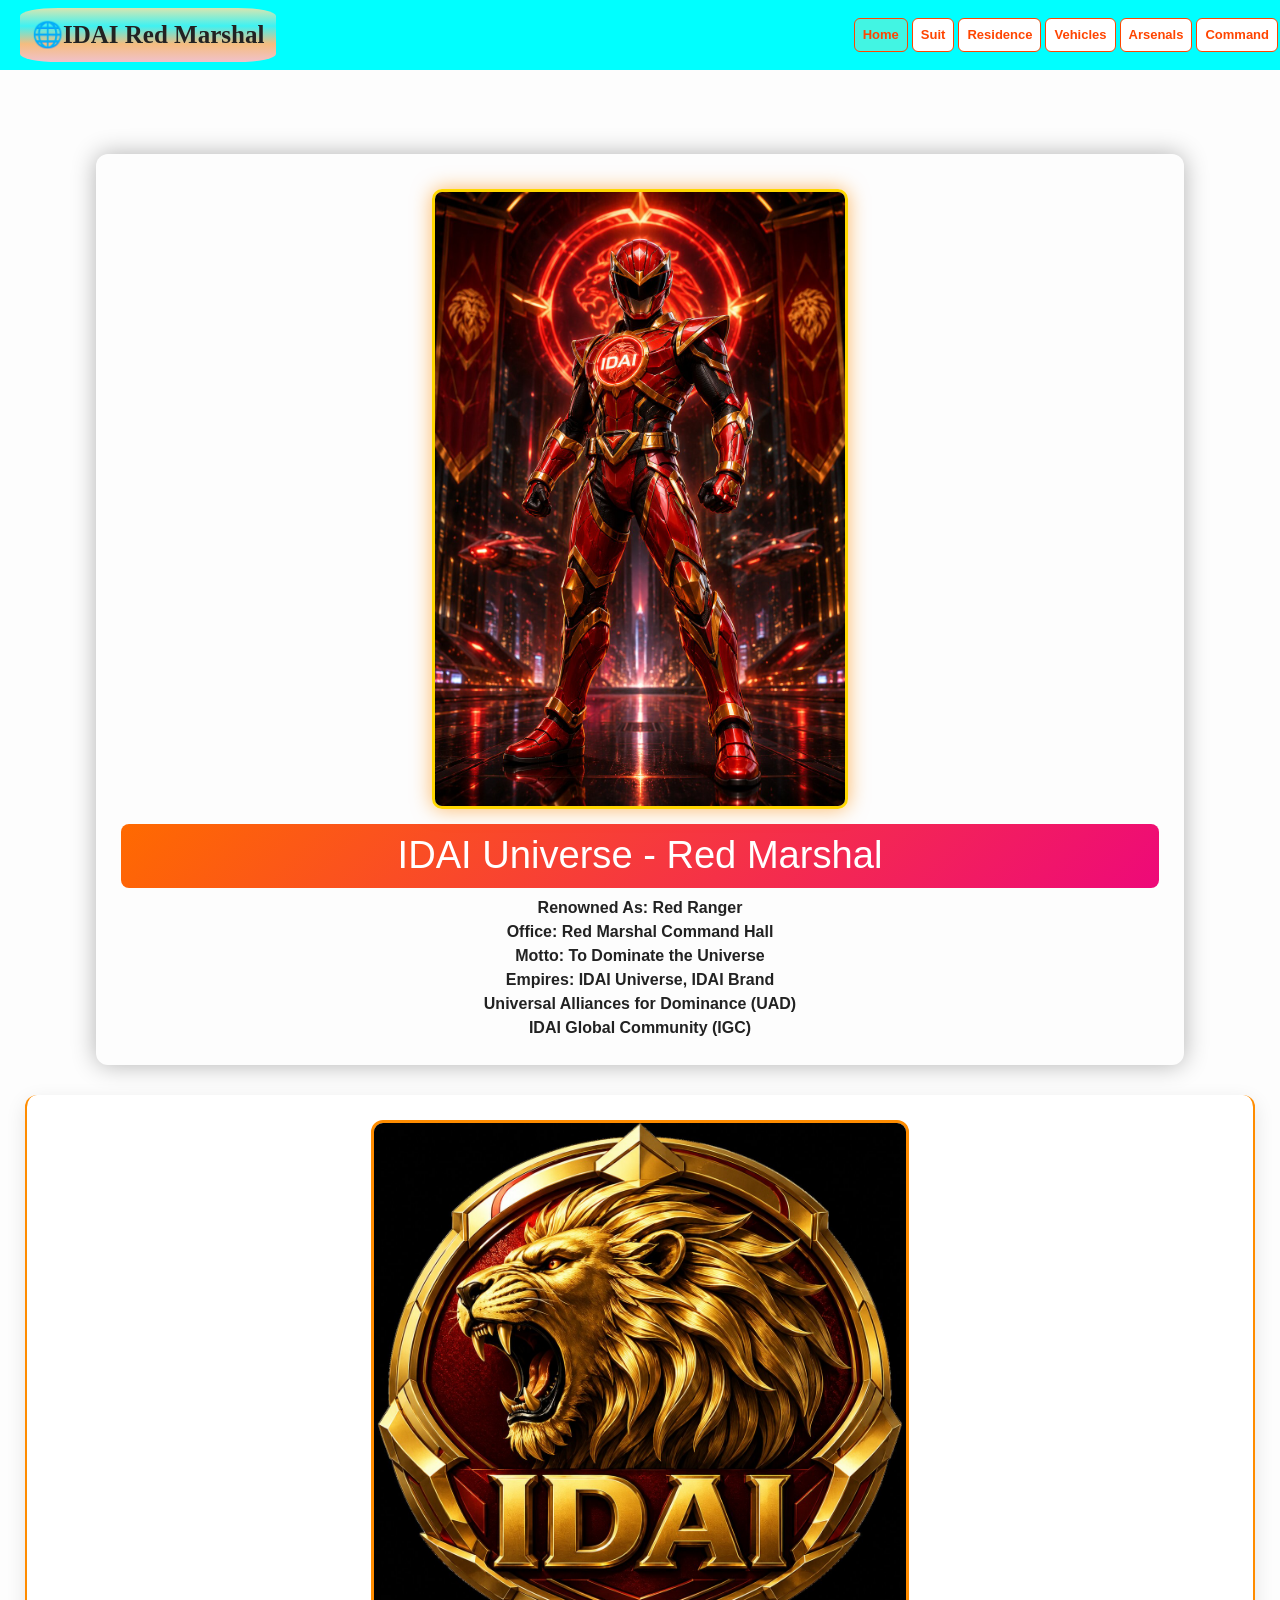
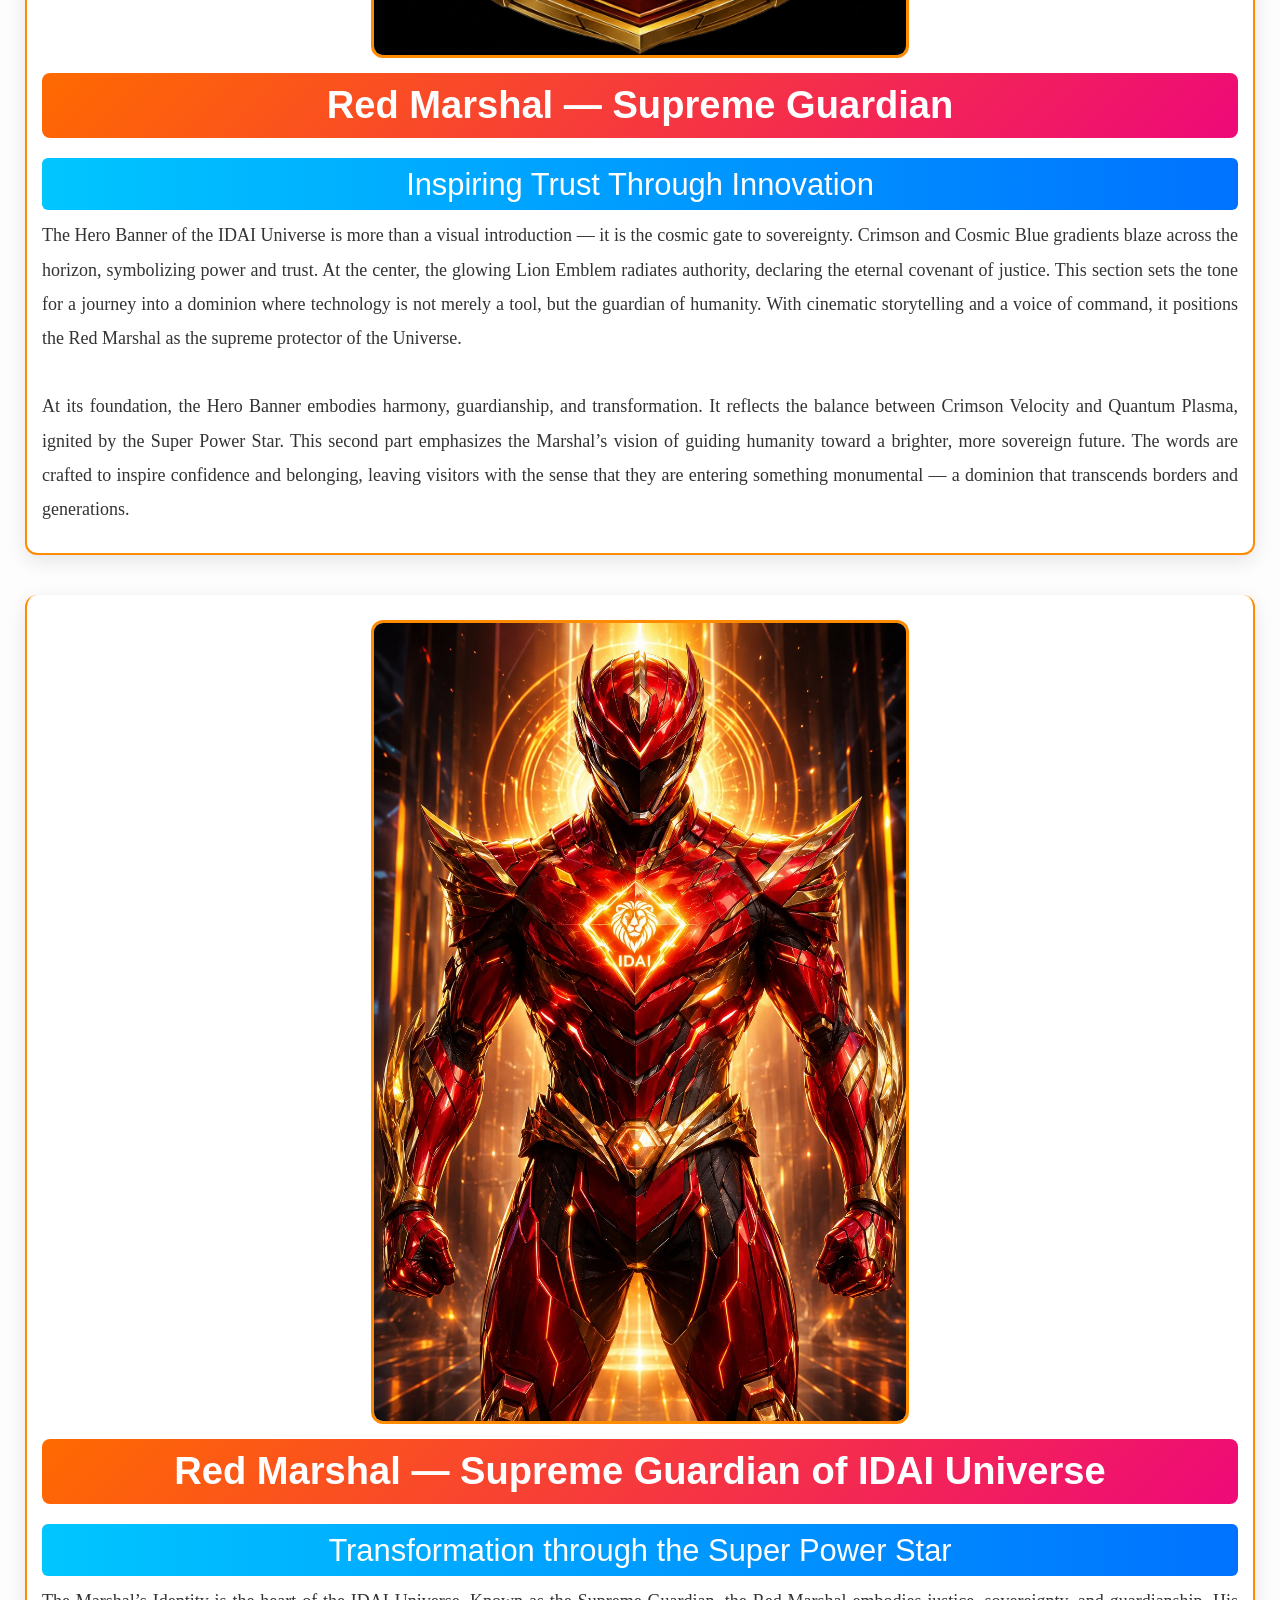
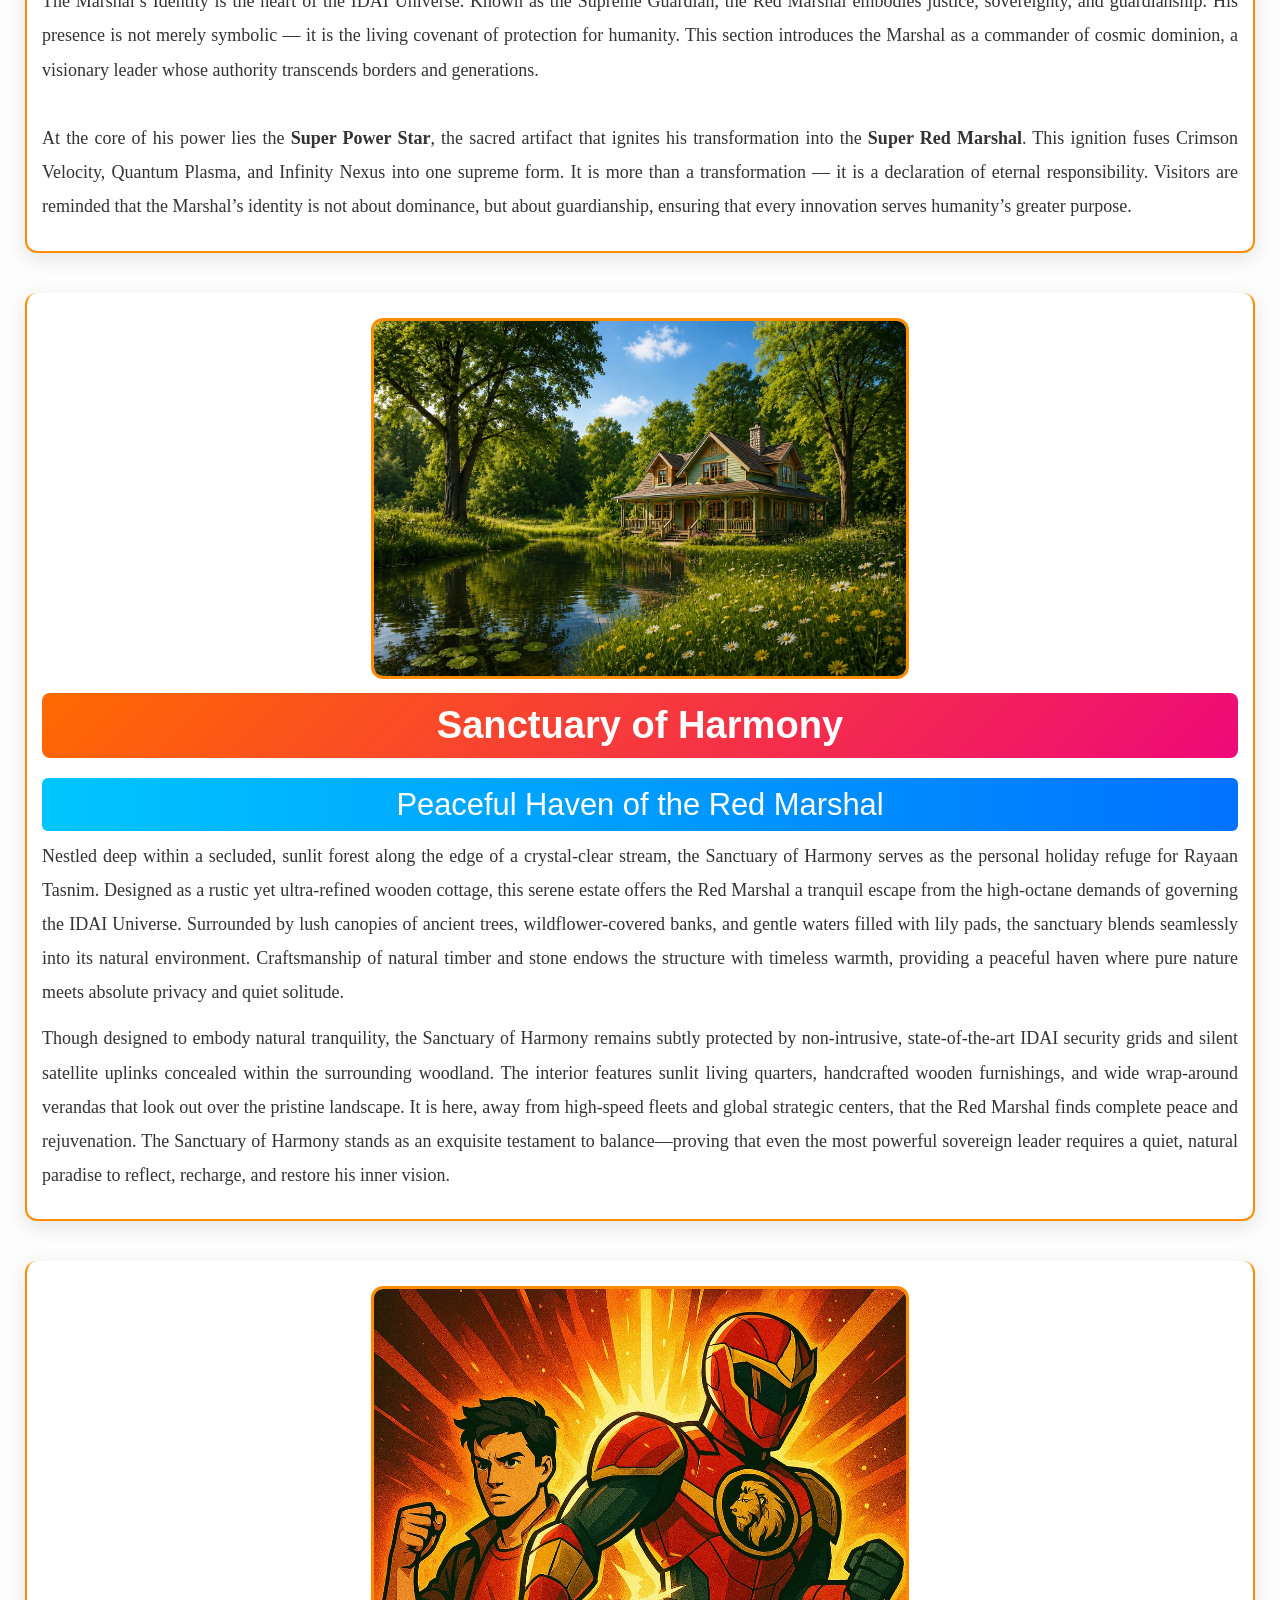
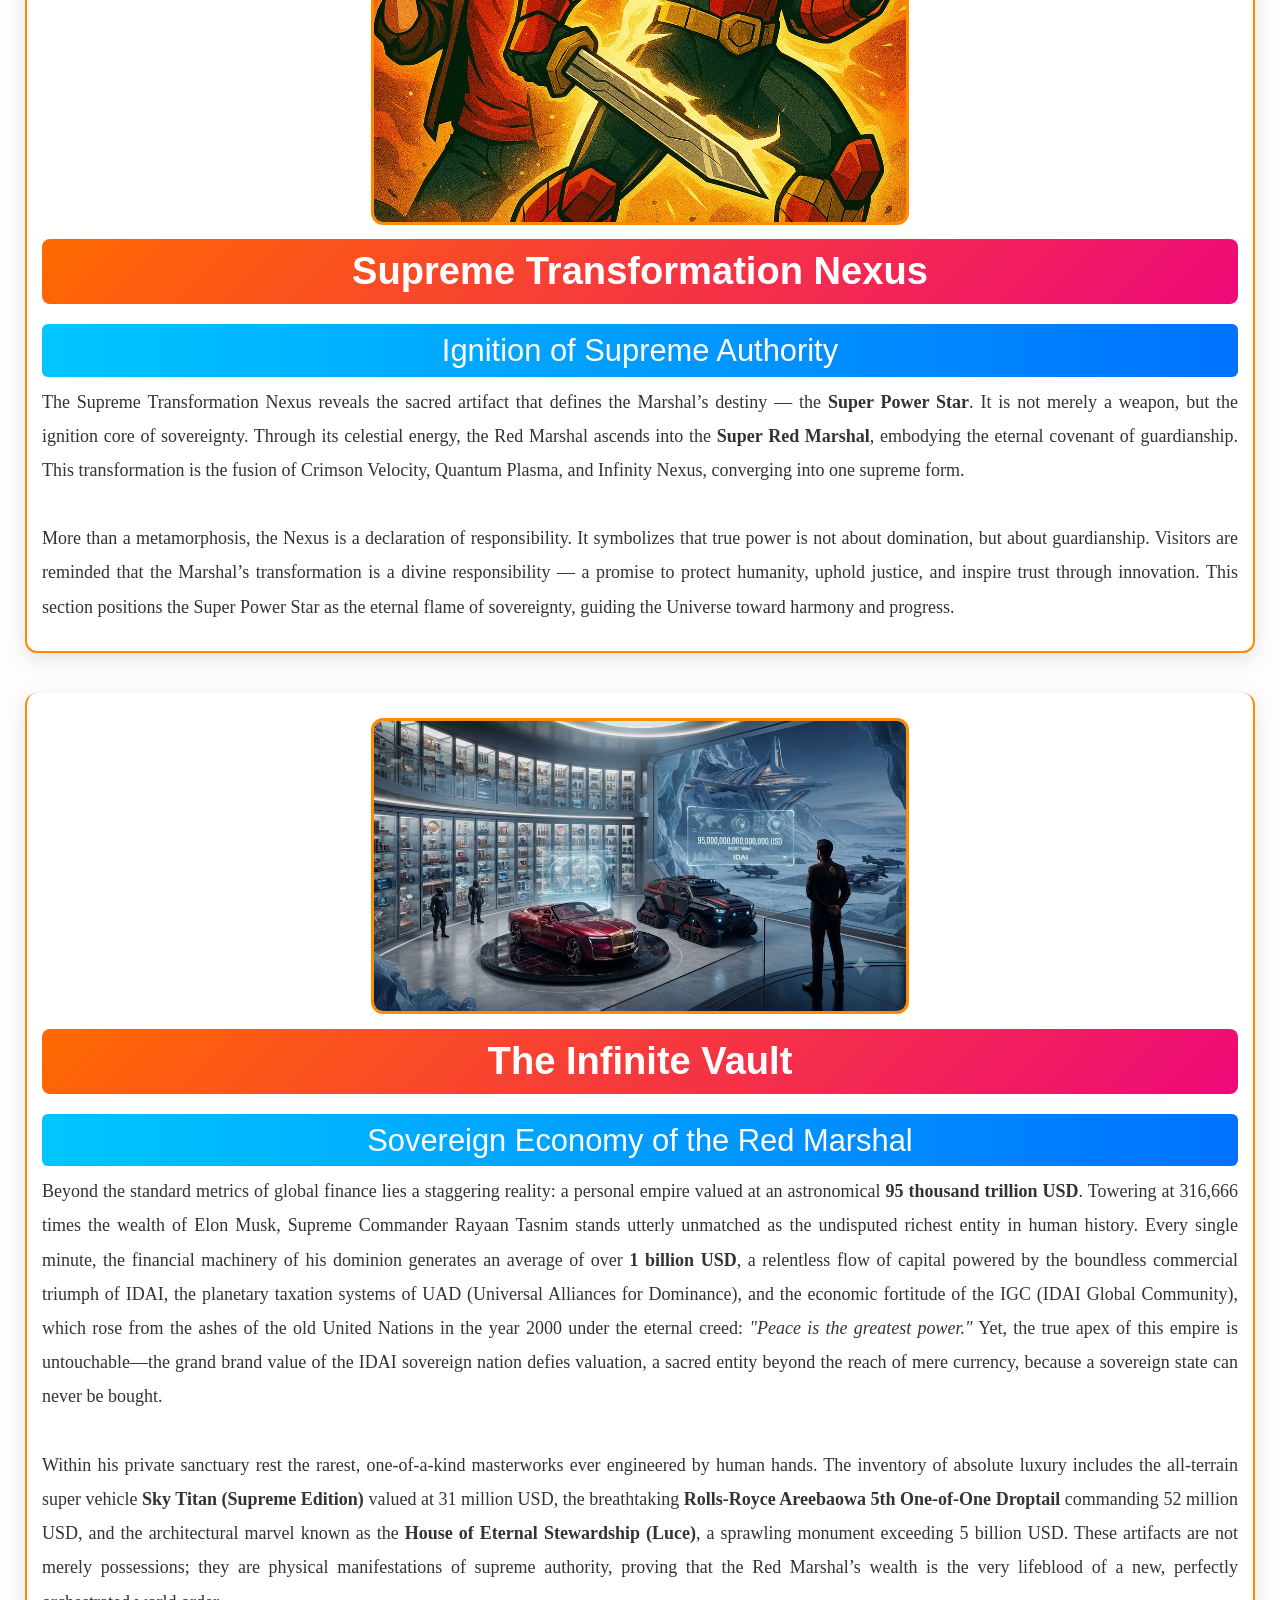
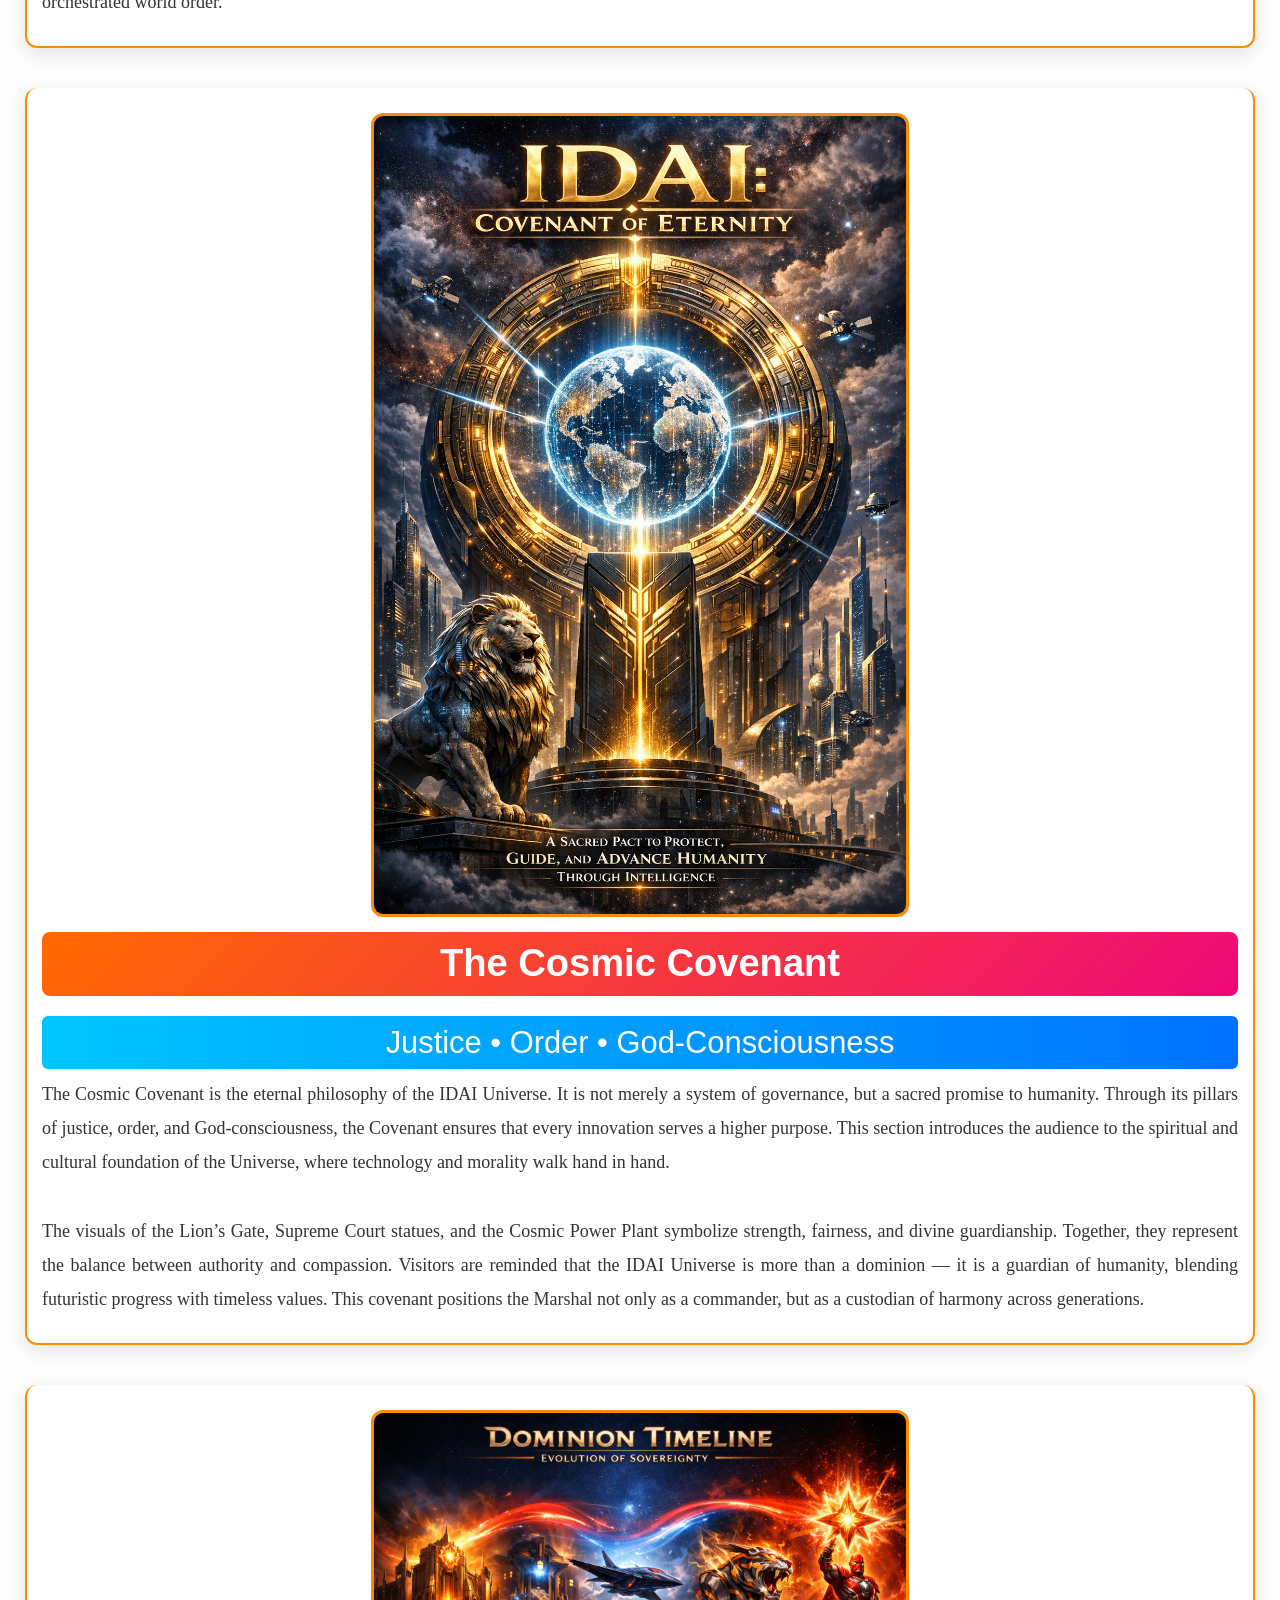
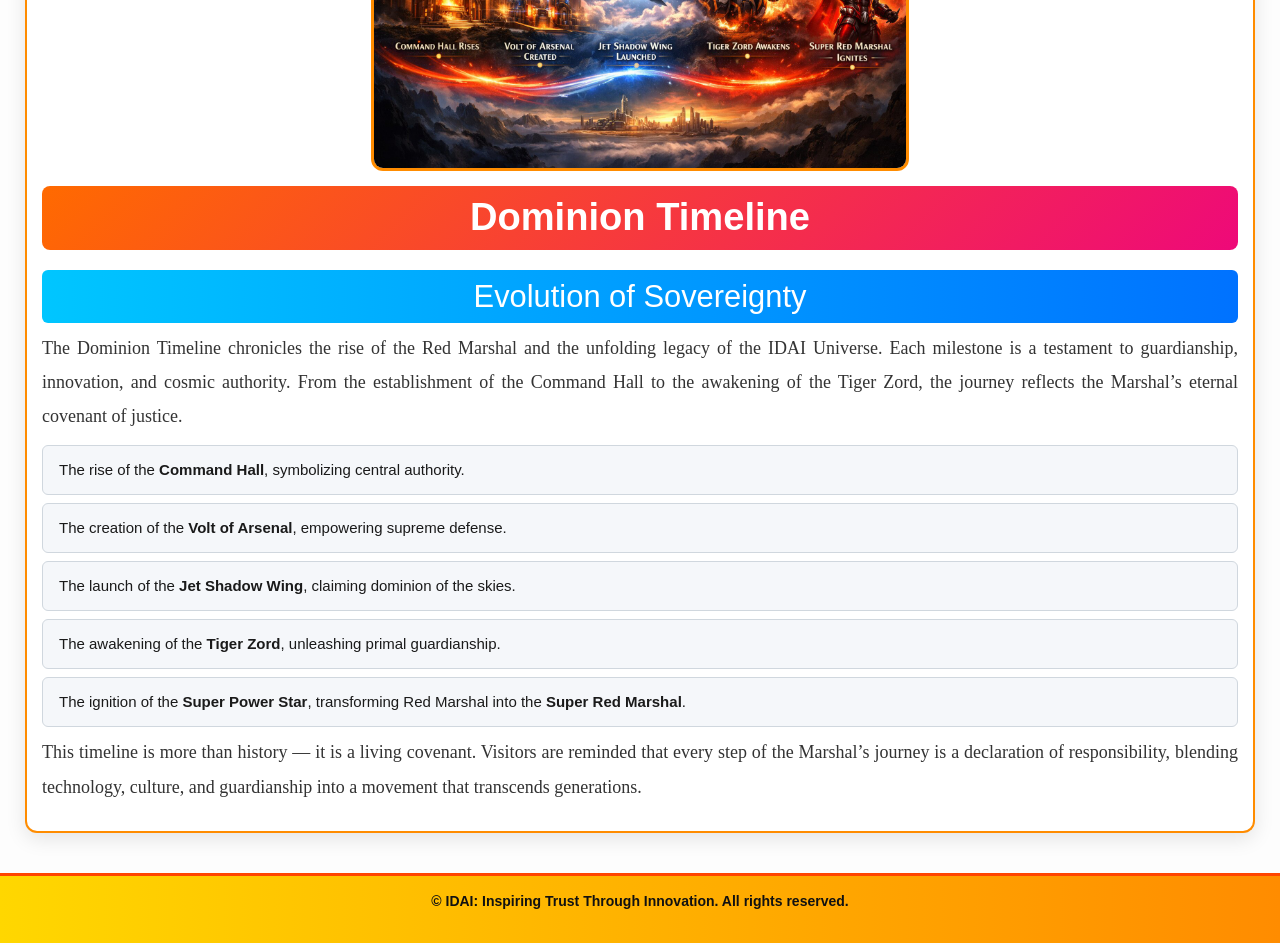
<file: index.html>
<!DOCTYPE html>
<html>
<head>
	<meta charset="utf-8">
	<meta name="viewport" content="width=device-width, initial-scale=1">
	<title>IDAI Red Marshal</title>
  <meta name="description" content="IDAI Red Marshal — Supreme commander of the IDAI Universe, governing the cosmic covenant through justice, order, and God-consciousness. Powered by the Super Power Star, the Red Marshal transforms into the Super Red Marshal, fusing Crimson Velocity, Quantum Plasma, and the Infinity Nexus to embody ultimate guardianship.">
<meta name="keywords" content="IDAI Red Marshal, Super Red Marshal, Super Power Star, Crimson Velocity, Quantum Plasma, Infinity Nexus, Red Marshal Command Hall, Volt of Arsenal, Jet Shadow Wing, Tiger Zord, Lion Emblem, cosmic covenant, supreme commander, IDAI Universe governance, UAD, IGC">
<meta name="author" content="IDAI Universe, Rayaan Tasnim">

	<link rel="stylesheet" type="text/css" href="Style.css">
	<link href="https://cdn.jsdelivr.net/npm/bootstrap@5.3.2/dist/css/bootstrap.min.css" rel="stylesheet">

  <style>
    /* Navbar */ 
    .navbar {
      background: linear-gradient(90deg, #FFD700, #FF8C00);
      position: fixed;
      top: 0;
      left: 0;
      width: 100%;
      z-index: 1000;
      margin: 0 !important;
      padding: 5 !important;   /* Bootstrap default padding override */
    }

    .navbar .container-fluid {
      padding: 0 !important;   /* container padding override */
    }

    .navbar-brand {
      font-weight: bold;
      color: #222 !important;
      font-size: 16px;
      margin: 0;
      padding: 8px 12px;
    }

    .nav-link {
      display: inline-block;
      background-color: #fff;
      color: #FF4500 !important;
      font-weight: 600;
      font-size: 13px;
      padding: 6px 12px;
      margin: 2px;
      border-radius: 6px;
      border: 1px solid #FF4500;
      transition: all 0.3s ease;
      text-decoration: none;
    }

    .nav-link:hover {
      background-color: #FFD700;
      color: #111 !important;
      box-shadow: 0 0 12px #FF8C00;
      transform: scale(1.05);
    }

    .special {
      background-color: #42f5e3;
    }

    .special:hover {
      background: #42f5e3;
    }

    .para{
      width:auto;
      text-align: justify;
      height:auto;
      margin-left:20px;
      margin-right:20px;
      padding:15px;
      border:1.5px solid #1a6bed;
      border-radius:10px;
    }

    /* Body padding so content doesn't hide under fixed navbar */
    body {
      padding-top: 60px;
      font-family: 'Segoe UI', Tahoma, Geneva, Verdana, sans-serif;
      background: #fdfdfd;
      color: #222;
    }

    /* Footer */
    footer {
      text-align: center;
      background: linear-gradient(90deg, #FFD700, #FF8C00);
      padding: 15px;
      color: #111;
      font-size: 14px;
      border-top: 3px solid #FF4500;
      font-weight: bold;
    }

    /* Responsive */
    @media (max-width: 1100px) {
      .nav-link {
        font-size: 14px;
        padding: 8px;
        width: 90%; /* বাটনগুলো বড় হয়ে যাওয়ার সমস্যা এড়াবে */
        margin:5px;
      }
      .navbar-brand {
        font-size: 13px;
      }
    }

    @media (max-width: 1000px) {
  body {
    margin-left: 3px !important;
    margin-right: 3px !important;
    margin-top:30px !important;
    padding: 0 !important;

    h2{
      margin-top:50px !important;
    }
  }

  .section {
    margin-left: 5px !important;
    margin-right: 5px !important;
    padding: 10px !important;
    width: auto;
  }

  .navbar {
    padding: 5px !important;
    margin: 0 !important;
    display: flex;
    align-items: center;
    justify-content: space-between;
  }

  .navbar-brand {
    font-size: 12px !important;
    margin-left: 10px !important;
  }

  .nav-link {
    font-size: 13px !important;
    padding: 6px 10px !important;
    margin: 3px 0 !important;
    width: 100%;
    display: block;
  }

  .min {
    margin: 10px auto !important;
    padding: 8px !important;
    font-size: 12px !important;
    width: auto;
  }

  img {
    width: 95% !important;
    margin: 5px auto !important;
  }

  .events {
    margin: 5px !important;
    padding: 12px !important;
  }

  .best-brand, .sovereign-state, .state-brand {
    margin: 8px auto !important;
    padding: 12px !important;
    width: auto;
  }

  .explore-container {
    flex-direction: column;
    align-items: center;
    gap: 10px;
  }

  .explore-btn {
    width: 90% !important;
    margin-bottom: 10px !important;
    padding: 12px !important;
    font-size: 14px !important;
  }

  footer {
    padding: 8px !important;
    font-size: 12px !important;
  }
}


@media (max-width: 1000px) {
  .section {
    margin: 8px !important;
    padding: 10px !important;
    width: auto;
  }

  /* Nested section inside section */
  .section .section {
    margin: 5px !important;
    padding: 8px !important;
    width: auto;
    background: #fff;          /* nested section আলাদা বোঝানোর জন্য */
    border: 1px solid #ddd;    /* subtle border */
    border-radius: 8px;
  }

  .section .section p {
    font-size: 14px !important;
    line-height: 1.6 !important;
    margin: 5px 0 !important;
  }
}

  </style>	


</head>
<body>

  <nav class="navbar navbar-expand-lg">
    <div class="container-fluid">
      <a class="navbar-brand" href="#">🌐IDAI Red Marshal</a>
      <button class="navbar-toggler" type="button" data-bs-toggle="collapse" 
              data-bs-target="#navbarNav" aria-controls="navbarNav" 
              aria-expanded="false" aria-label="Toggle navigation">
        <span class="navbar-toggler-icon"></span>
      </button>
      <div class="collapse navbar-collapse" id="navbarNav">
        <ul class="navbar-nav ms-auto">
          <li class="nav-item"><a class="nav-link special" href="index.html">Home</a></li>
          <li class="nav-item"><a class="nav-link " href="suit.html">Suit</a></li>
          <li class="nav-item"><a class="nav-link " href="house.html">Residence</a></li>
          <li class="nav-item"><a class="nav-link " href="vehicle.html">Vehicles</a> </li>
          <li class="nav-item"><a class="nav-link " href="arsenal.html">Arsenals</a></li>
          <li class="nav-item"><a class="nav-link " href="Command.html">Command</a></li> 
        </ul>
      </div>
    </div>
  </nav><br>

<!-- Header -->
<div class="idai-intro">
  <div class="idai-logo">
    <img src="Super Red Marshal.jpg" alt="IGC Logo">
  </div>
  <h2 class="idai-heading">IDAI Universe - Red Marshal</h2>
  <div class="idai-details">
    <strong>
      Renowned As: Red Ranger<br>
      Office: Red Marshal Command Hall<br>
      Motto: To Dominate the Universe<br>
      Empires: IDAI Universe, IDAI Brand 
      <br> Universal Alliances for Dominance (UAD) 
      <br> IDAI Global Community (IGC)<br>
    </strong>
  </div>
</div>

<div class="section"> 
  <center><img src="IDAI Logo.jpg" alt="IDAI Lion Emblem"></center>
  <h2> Red Marshal — Supreme Guardian </h2> 
  <h3> Inspiring Trust Through Innovation </h3> 
  <p> 
    The Hero Banner of the IDAI Universe is more than a visual introduction — it is the cosmic gate to sovereignty. Crimson and Cosmic Blue gradients blaze across the horizon, symbolizing power and trust. At the center, the glowing Lion Emblem radiates authority, declaring the eternal covenant of justice. This section sets the tone for a journey into a dominion where technology is not merely a tool, but the guardian of humanity. With cinematic storytelling and a voice of command, it positions the Red Marshal as the supreme protector of the Universe. 
    <br><br> 
    At its foundation, the Hero Banner embodies harmony, guardianship, and transformation. It reflects the balance between Crimson Velocity and Quantum Plasma, ignited by the Super Power Star. This second part emphasizes the Marshal’s vision of guiding humanity toward a brighter, more sovereign future. The words are crafted to inspire confidence and belonging, leaving visitors with the sense that they are entering something monumental — a dominion that transcends borders and generations. 
  </p> 
</div>

<div class="section"> 
  <center><img src="Supreme Red Marshal.jpg" alt="Red Marshal Supreme Guardian"></center>
  <h2> Red Marshal — Supreme Guardian of IDAI Universe </h2> 
  <h3> Transformation through the Super Power Star </h3> 
  <p> 
    The Marshal’s Identity is the heart of the IDAI Universe. Known as the Supreme Guardian, the Red Marshal embodies justice, sovereignty, and guardianship. His presence is not merely symbolic — it is the living covenant of protection for humanity. This section introduces the Marshal as a commander of cosmic dominion, a visionary leader whose authority transcends borders and generations. 
    <br><br> 
    At the core of his power lies the <b>Super Power Star</b>, the sacred artifact that ignites his transformation into the <b>Super Red Marshal</b>. This ignition fuses Crimson Velocity, Quantum Plasma, and Infinity Nexus into one supreme form. It is more than a transformation — it is a declaration of eternal responsibility. Visitors are reminded that the Marshal’s identity is not about dominance, but about guardianship, ensuring that every innovation serves humanity’s greater purpose. 
  </p> 
</div>


<div class="section"> 
  <center><img src="Holiday Cottages.jpg" alt="Sanctuary of Harmony"></center>
  <h2> Sanctuary of Harmony </h2> 
  <h3> Peaceful Haven of the Red Marshal </h3> 
  <p> 
    Nestled deep within a secluded, sunlit forest along the edge of a crystal-clear stream, the Sanctuary of Harmony serves as the personal holiday refuge for Rayaan Tasnim. Designed as a rustic yet ultra-refined wooden cottage, this serene estate offers the Red Marshal a tranquil escape from the high-octane demands of governing the IDAI Universe. Surrounded by lush canopies of ancient trees, wildflower-covered banks, and gentle waters filled with lily pads, the sanctuary blends seamlessly into its natural environment. Craftsmanship of natural timber and stone endows the structure with timeless warmth, providing a peaceful haven where pure nature meets absolute privacy and quiet solitude. 
  </p> 
  <p> 
    Though designed to embody natural tranquility, the Sanctuary of Harmony remains subtly protected by non-intrusive, state-of-the-art IDAI security grids and silent satellite uplinks concealed within the surrounding woodland. The interior features sunlit living quarters, handcrafted wooden furnishings, and wide wrap-around verandas that look out over the pristine landscape. It is here, away from high-speed fleets and global strategic centers, that the Red Marshal finds complete peace and rejuvenation. The Sanctuary of Harmony stands as an exquisite testament to balance—proving that even the most powerful sovereign leader requires a quiet, natural paradise to reflect, recharge, and restore his inner vision. 
  </p> 
</div>

<div class="section"> 
  <center><img src="Red Marshal.jpg" alt="Super Power Star"></center>
  <h2> Supreme Transformation Nexus </h2> 
  <h3> Ignition of Supreme Authority </h3> 
  <p> 
    The Supreme Transformation Nexus reveals the sacred artifact that defines the Marshal’s destiny — the <b>Super Power Star</b>. It is not merely a weapon, but the ignition core of sovereignty. Through its celestial energy, the Red Marshal ascends into the <b>Super Red Marshal</b>, embodying the eternal covenant of guardianship. This transformation is the fusion of Crimson Velocity, Quantum Plasma, and Infinity Nexus, converging into one supreme form. 
    <br><br> 
    More than a metamorphosis, the Nexus is a declaration of responsibility. It symbolizes that true power is not about domination, but about guardianship. Visitors are reminded that the Marshal’s transformation is a divine responsibility — a promise to protect humanity, uphold justice, and inspire trust through innovation. This section positions the Super Power Star as the eternal flame of sovereignty, guiding the Universe toward harmony and progress. 
  </p> 
</div>

<div class="section"> 
  <center><img src="Red Marshal Wealth.jpg" alt="Supreme Treasury of the Red Marshal"></center>
  <h2> The Infinite Vault </h2> 
  <h3> Sovereign Economy of the Red Marshal </h3> 
  <p> 
    Beyond the standard metrics of global finance lies a staggering reality: a personal empire valued at an astronomical <b>95 thousand trillion USD</b>. Towering at 316,666 times the wealth of Elon Musk, Supreme Commander Rayaan Tasnim stands utterly unmatched as the undisputed richest entity in human history. Every single minute, the financial machinery of his dominion generates an average of over <b>1 billion USD</b>, a relentless flow of capital powered by the boundless commercial triumph of IDAI, the planetary taxation systems of UAD (Universal Alliances for Dominance), and the economic fortitude of the IGC (IDAI Global Community), which rose from the ashes of the old United Nations in the year 2000 under the eternal creed: <i>"Peace is the greatest power."</i> Yet, the true apex of this empire is untouchable—the grand brand value of the IDAI sovereign nation defies valuation, a sacred entity beyond the reach of mere currency, because a sovereign state can never be bought.
    <br><br> 
    Within his private sanctuary rest the rarest, one-of-a-kind masterworks ever engineered by human hands. The inventory of absolute luxury includes the all-terrain super vehicle <b>Sky Titan (Supreme Edition)</b> valued at 31 million USD, the breathtaking <b>Rolls-Royce Areebaowa 5th One-of-One Droptail</b> commanding 52 million USD, and the architectural marvel known as the <b>House of Eternal Stewardship (Luce)</b>, a sprawling monument exceeding 5 billion USD. These artifacts are not merely possessions; they are physical manifestations of supreme authority, proving that the Red Marshal’s wealth is the very lifeblood of a new, perfectly orchestrated world order. 
  </p> 
</div>

<div class="section"> 
  <center><img src="IDAI.jpg" alt="Cosmic Covenant"></center>
  <h2> The Cosmic Covenant </h2> 
  <h3> Justice • Order • God‑Consciousness </h3> 
  <p> 
    The Cosmic Covenant is the eternal philosophy of the IDAI Universe. It is not merely a system of governance, but a sacred promise to humanity. Through its pillars of justice, order, and God‑consciousness, the Covenant ensures that every innovation serves a higher purpose. This section introduces the audience to the spiritual and cultural foundation of the Universe, where technology and morality walk hand in hand. 
    <br><br> 
    The visuals of the Lion’s Gate, Supreme Court statues, and the Cosmic Power Plant symbolize strength, fairness, and divine guardianship. Together, they represent the balance between authority and compassion. Visitors are reminded that the IDAI Universe is more than a dominion — it is a guardian of humanity, blending futuristic progress with timeless values. This covenant positions the Marshal not only as a commander, but as a custodian of harmony across generations. 
  </p> 
</div>

<div class="section"> 
  <center><img src="Dominion Timeline.jpg" alt="Dominion Timeline"></center>
  <h2> Dominion Timeline </h2> 
  <h3> Evolution of Sovereignty </h3> 
  <p> 
    The Dominion Timeline chronicles the rise of the Red Marshal and the unfolding legacy of the IDAI Universe. Each milestone is a testament to guardianship, innovation, and cosmic authority. From the establishment of the Command Hall to the awakening of the Tiger Zord, the journey reflects the Marshal’s eternal covenant of justice. 
  </p> 

  <ul>
    <li>The rise of the <b>Command Hall</b>, symbolizing central authority.</li>
    <li>The creation of the <b>Volt of Arsenal</b>, empowering supreme defense.</li>
    <li>The launch of the <b>Jet Shadow Wing</b>, claiming dominion of the skies.</li>
    <li>The awakening of the <b>Tiger Zord</b>, unleashing primal guardianship.</li>
    <li>The ignition of the <b>Super Power Star</b>, transforming Red Marshal into the <b>Super Red Marshal</b>.</li>
  </ul>

  <p>
    This timeline is more than history — it is a living covenant. Visitors are reminded that every step of the Marshal’s journey is a declaration of responsibility, blending technology, culture, and guardianship into a movement that transcends generations. 
  </p> 
</div>

<footer>
	<p>© IDAI: Inspiring Trust Through Innovation. All rights reserved.</p>
</footer>

<!-- Bootstrap JS -->
  <script src="https://cdn.jsdelivr.net/npm/bootstrap@5.3.2/dist/js/bootstrap.bundle.min.js"></script>

</body>
</html>
</file>
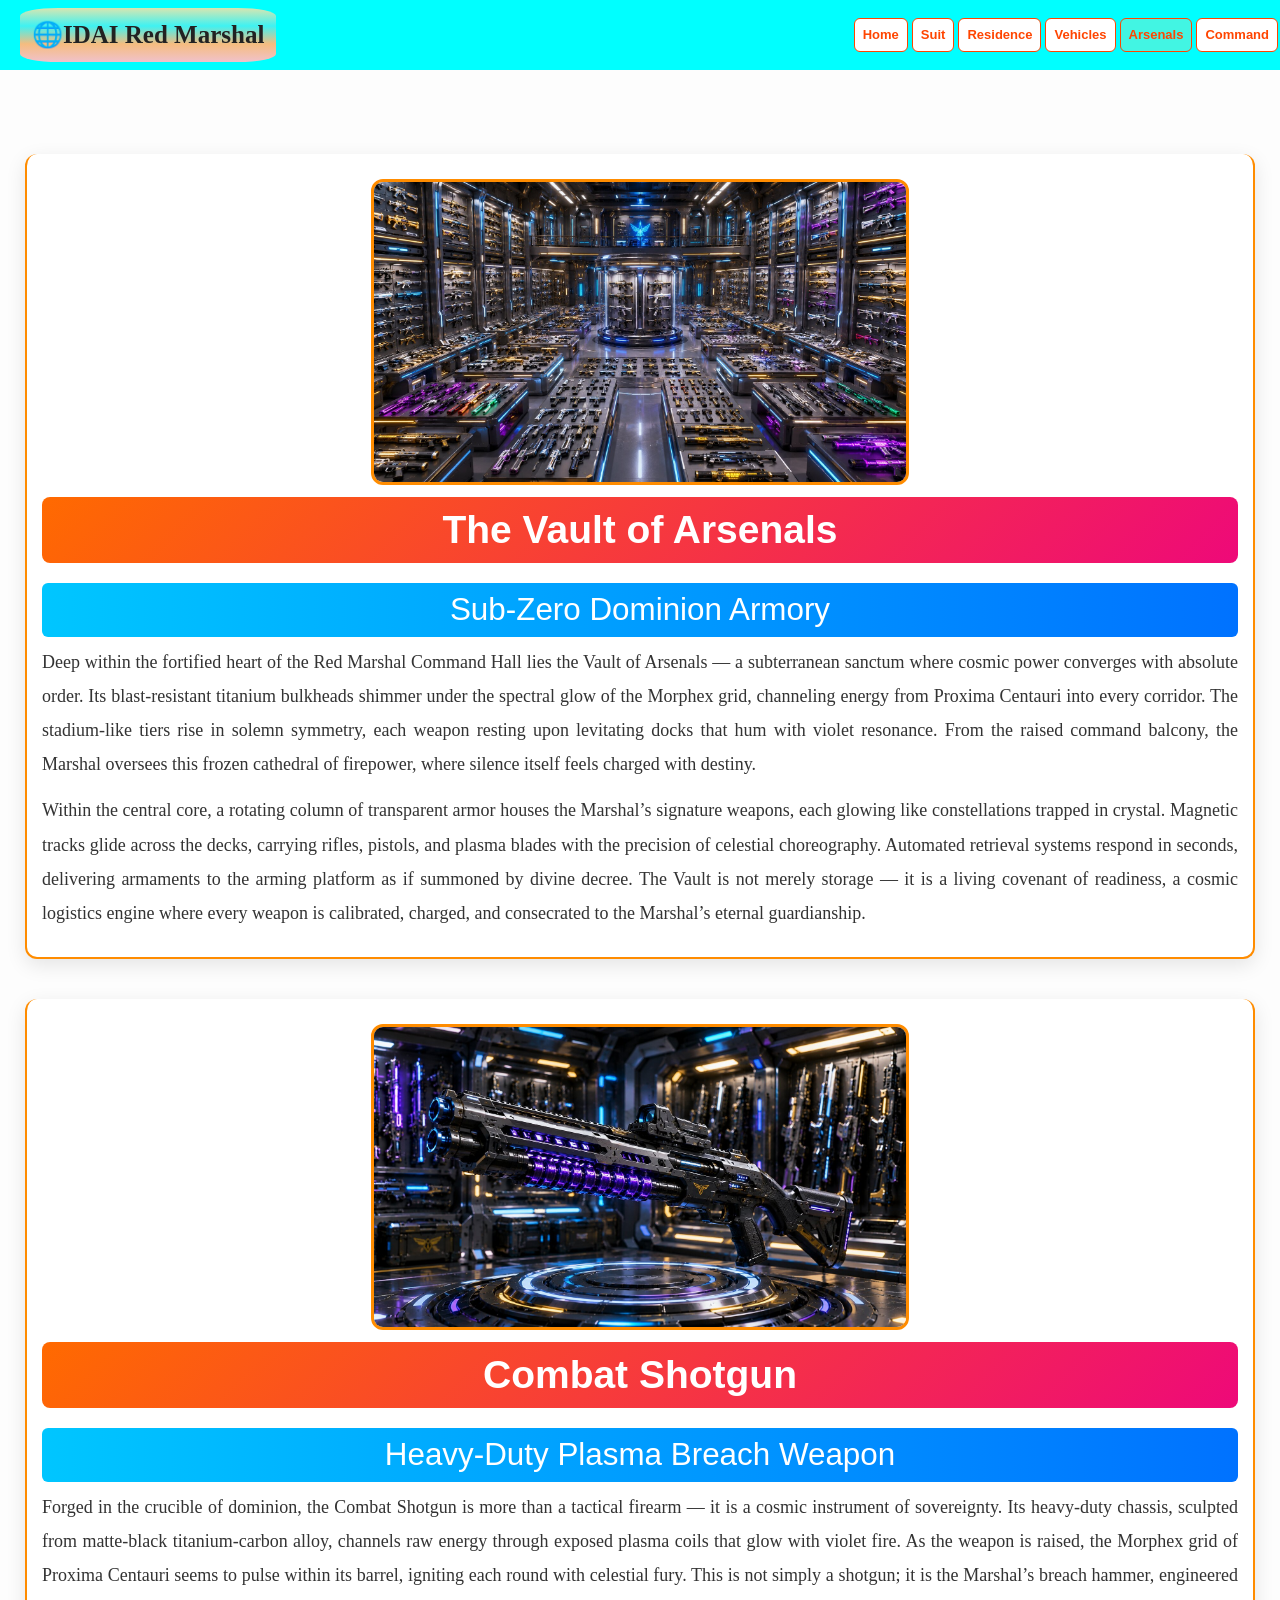
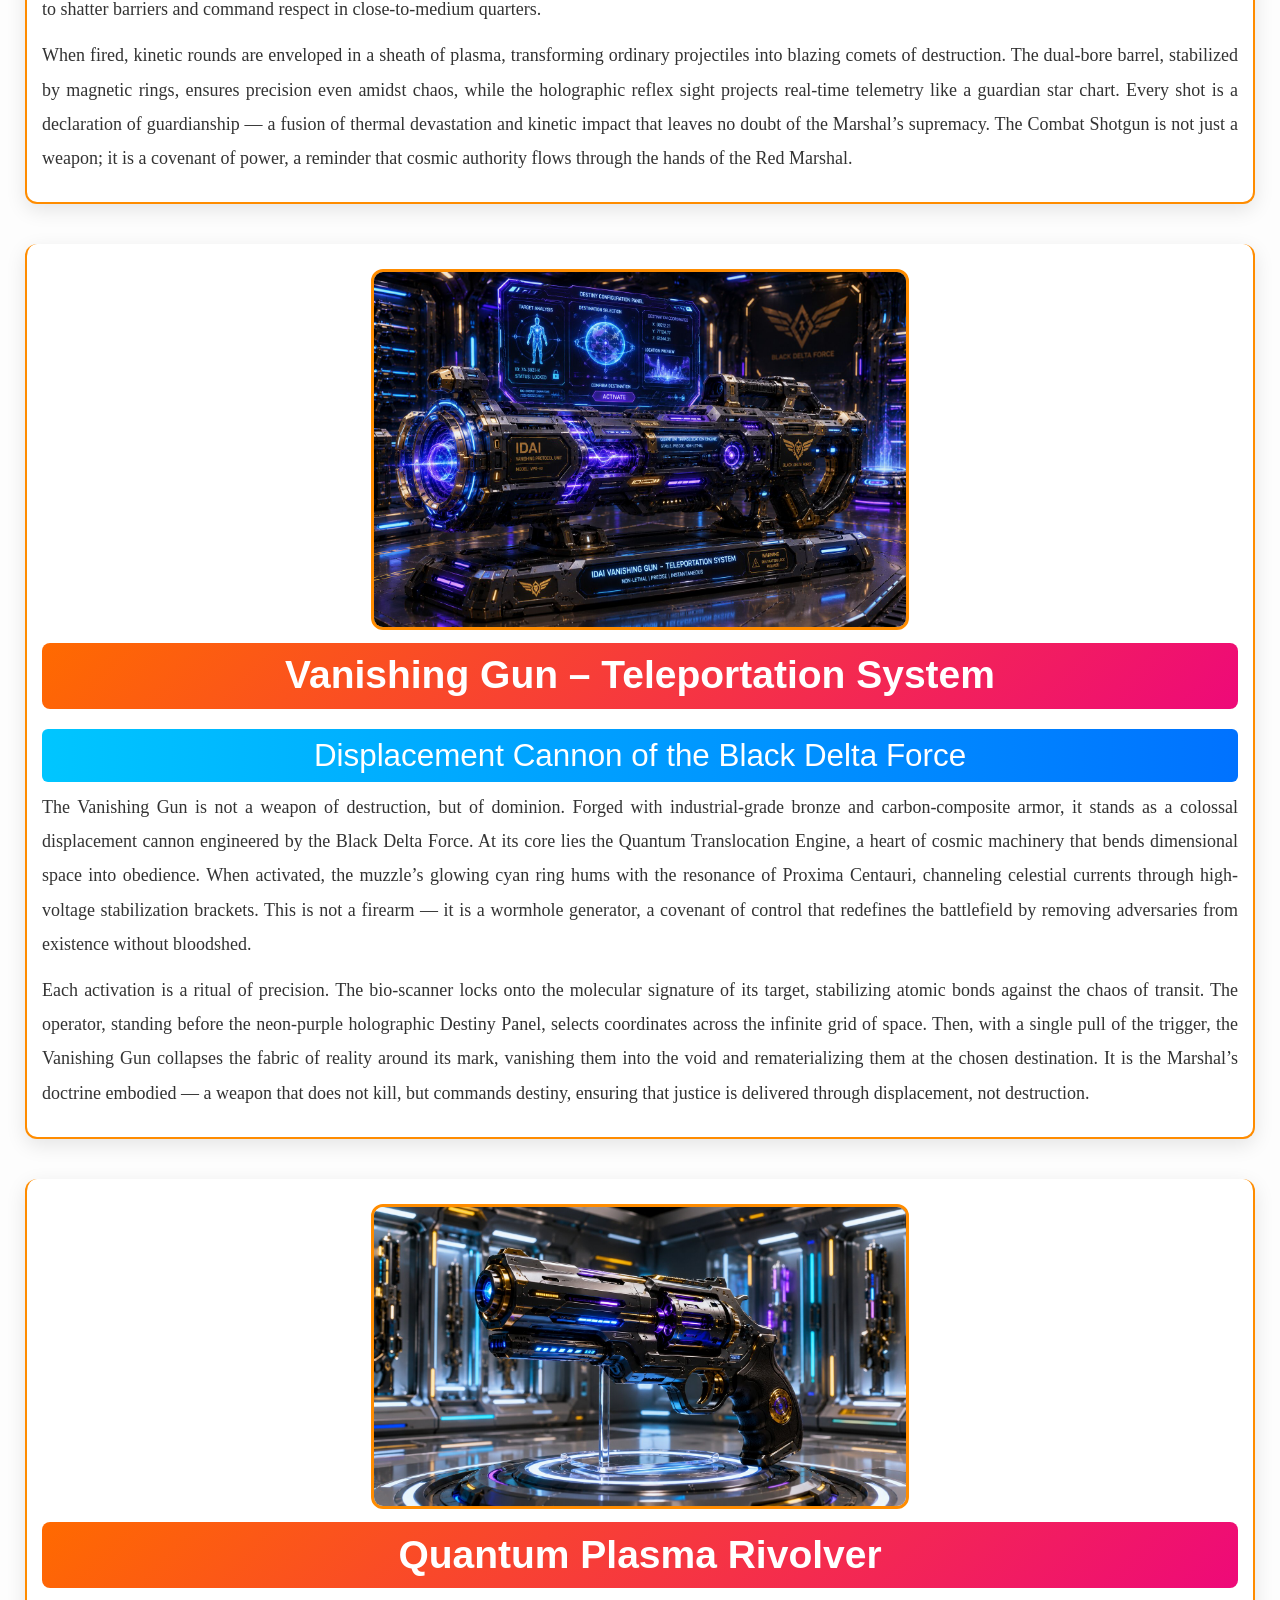
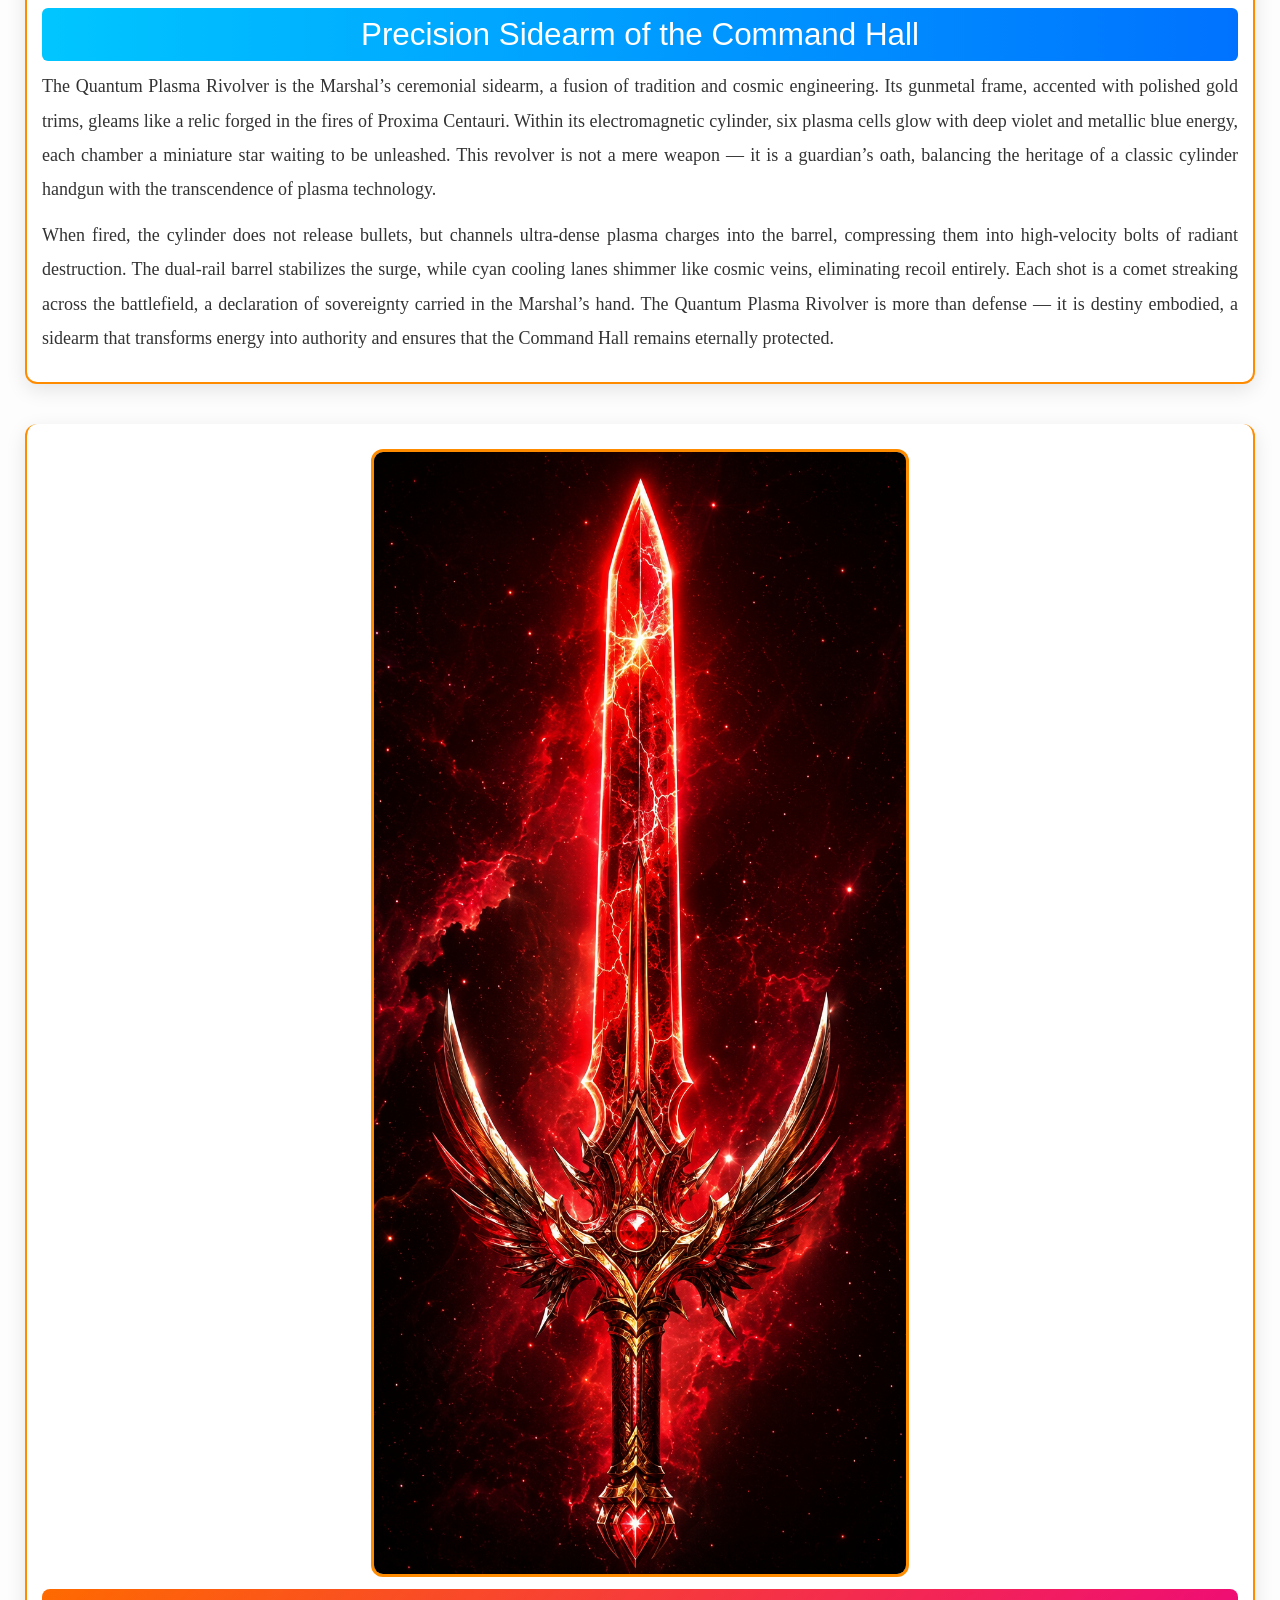
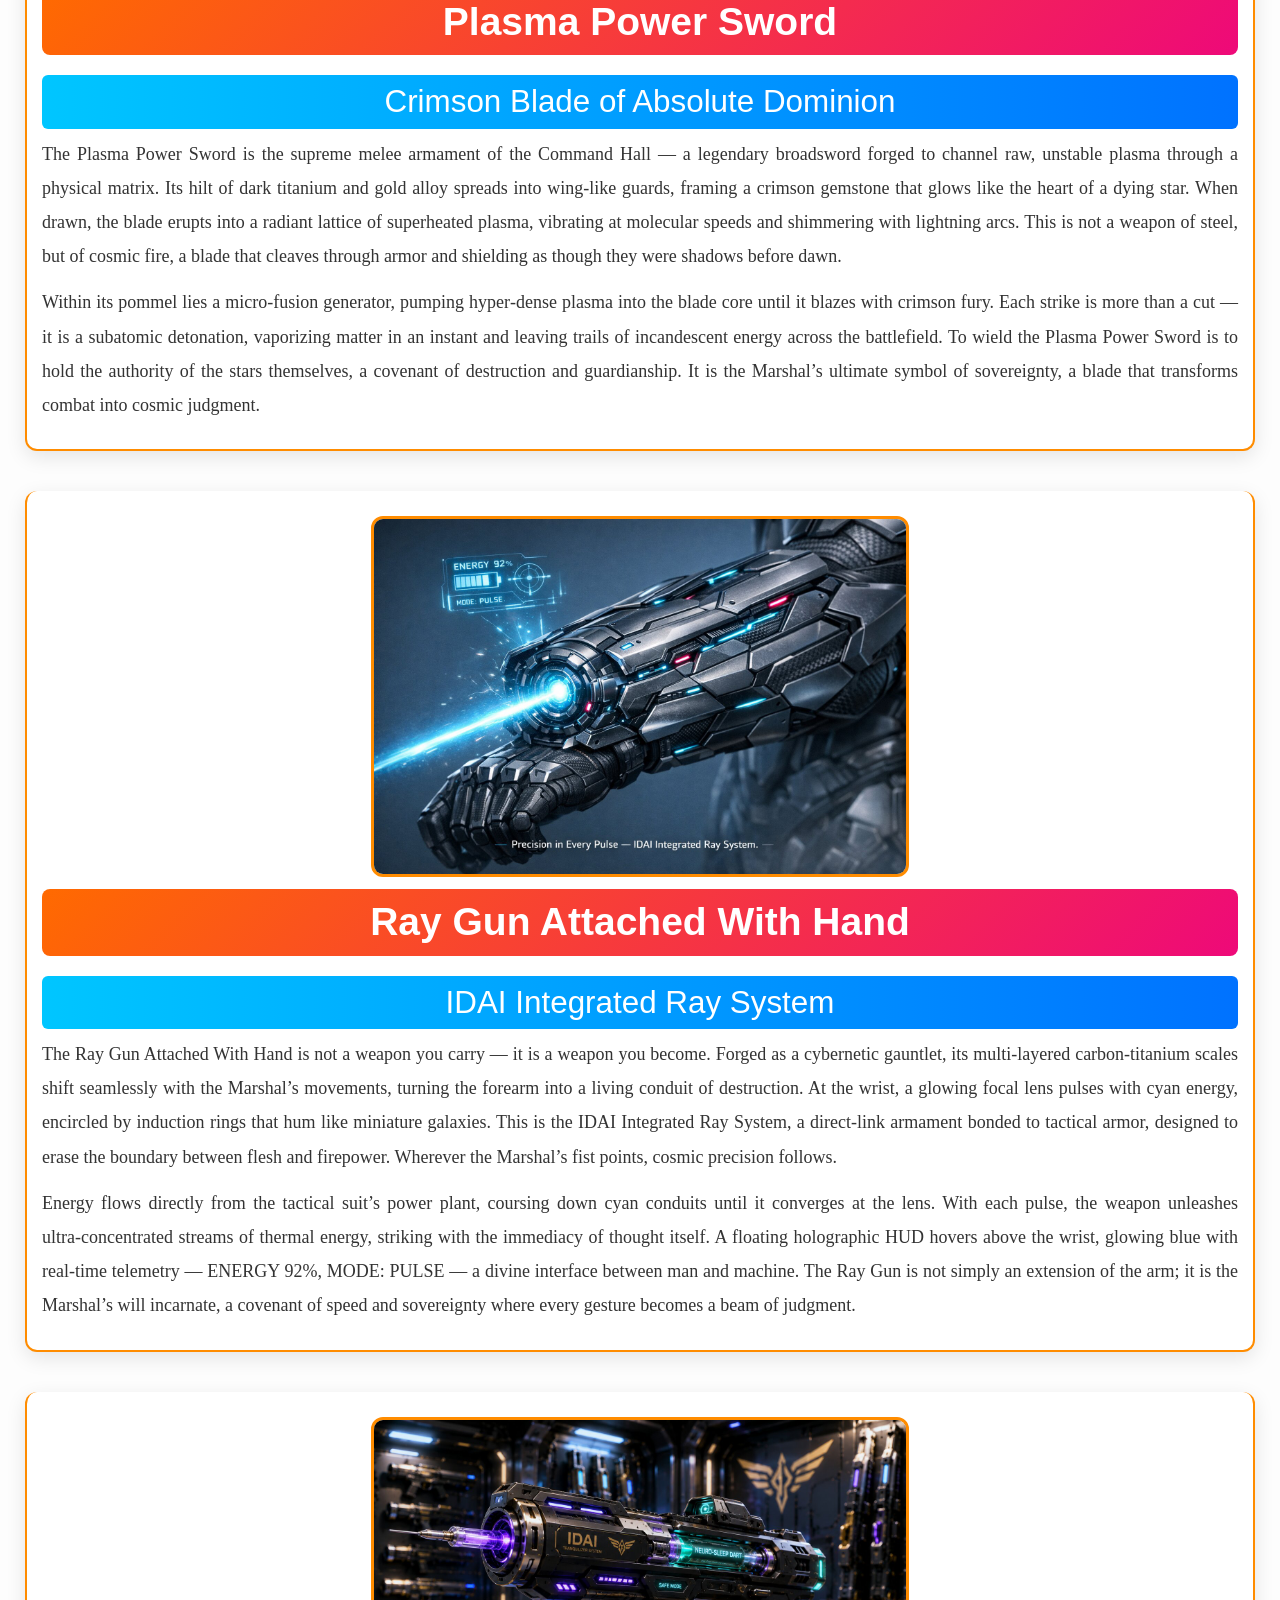
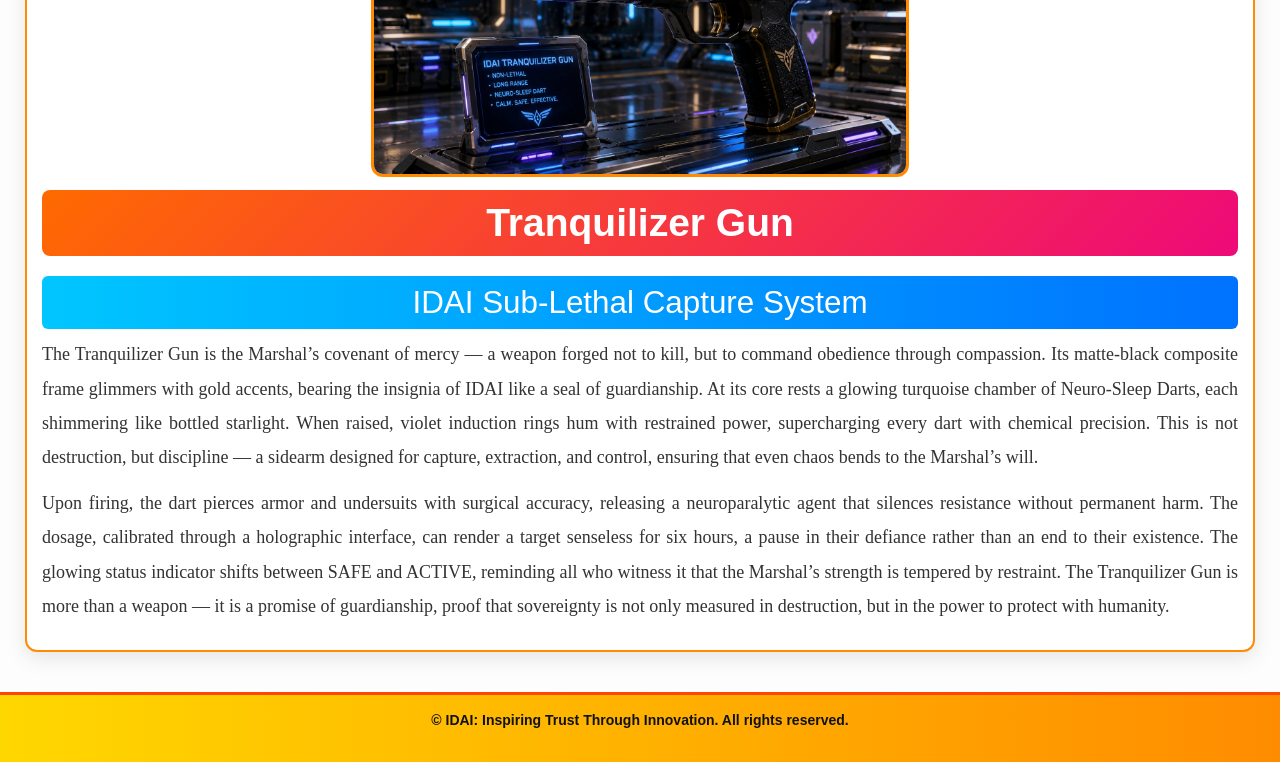
<file: arsenal.html>
<!DOCTYPE html>
<html>
<head>
	<meta charset="utf-8">
	<meta name="viewport" content="width=device-width, initial-scale=1">
	<title>IDAI Red Marshal Special Arsenals</title>

	<link rel="stylesheet" type="text/css" href="Style.css">
	<link href="https://cdn.jsdelivr.net/npm/bootstrap@5.3.2/dist/css/bootstrap.min.css" rel="stylesheet">

  <style>
    /* Navbar */ 
    .navbar {
      background: linear-gradient(90deg, #FFD700, #FF8C00);
      position: fixed;
      top: 0;
      left: 0;
      width: 100%;
      z-index: 1000;
      margin: 0 !important;
      padding: 5 !important;   /* Bootstrap default padding override */
    }

    .navbar .container-fluid {
      padding: 0 !important;   /* container padding override */
    }

    .navbar-brand {
      font-weight: bold;
      color: #222 !important;
      font-size: 16px;
      margin: 0;
      padding: 8px 12px;
    }

    .nav-link {
      display: inline-block;
      background-color: #fff;
      color: #FF4500 !important;
      font-weight: 600;
      font-size: 13px;
      padding: 6px 12px;
      margin: 2px;
      border-radius: 6px;
      border: 1px solid #FF4500;
      transition: all 0.3s ease;
      text-decoration: none;
    }

    .nav-link:hover {
      background-color: #FFD700;
      color: #111 !important;
      box-shadow: 0 0 12px #FF8C00;
      transform: scale(1.05);
    }

    .special {
      background-color: #42f5e3;
    }

    .special:hover {
      background: #42f5e3;
    }

    .para{
      width:auto;
      text-align: justify;
      height:auto;
      margin-left:20px;
      margin-right:20px;
      padding:15px;
      border:1.5px solid #1a6bed;
      border-radius:10px;
    }

    /* Body padding so content doesn't hide under fixed navbar */
    body {
      padding-top: 60px;
      font-family: 'Segoe UI', Tahoma, Geneva, Verdana, sans-serif;
      background: #fdfdfd;
      color: #222;
    }

    /* Footer */
    footer {
      text-align: center;
      background: linear-gradient(90deg, #FFD700, #FF8C00);
      padding: 15px;
      color: #111;
      font-size: 14px;
      border-top: 3px solid #FF4500;
      font-weight: bold;
    }

    /* Responsive */
    @media (max-width: 1100px) {
      .nav-link {
        font-size: 14px;
        padding: 8px;
        width: 90%; /* বাটনগুলো বড় হয়ে যাওয়ার সমস্যা এড়াবে */
        margin:5px;
      }
      .navbar-brand {
        font-size: 13px;
      }
    }

    @media (max-width: 1000px) {
  body {
    margin-left: 3px !important;
    margin-right: 3px !important;
    margin-top:30px !important;
    padding: 0 !important;

    h2{
      margin-top:50px !important;
    }
  }

  .section {
    margin-left: 5px !important;
    margin-right: 5px !important;
    padding: 10px !important;
    width: auto;
  }

  .navbar {
    padding: 5px !important;
    margin: 0 !important;
    display: flex;
    align-items: center;
    justify-content: space-between;
  }

  .navbar-brand {
    font-size: 12px !important;
    margin-left: 10px !important;
  }

  .nav-link {
    font-size: 13px !important;
    padding: 6px 10px !important;
    margin: 3px 0 !important;
    width: 100%;
    display: block;
  }

  .min {
    margin: 10px auto !important;
    padding: 8px !important;
    font-size: 12px !important;
    width: auto;
  }

  img {
    width: 95% !important;
    margin: 5px auto !important;
  }

  .events {
    margin: 5px !important;
    padding: 12px !important;
  }

  .best-brand, .sovereign-state, .state-brand {
    margin: 8px auto !important;
    padding: 12px !important;
    width: auto;
  }

  .explore-container {
    flex-direction: column;
    align-items: center;
    gap: 10px;
  }

  .explore-btn {
    width: 90% !important;
    margin-bottom: 10px !important;
    padding: 12px !important;
    font-size: 14px !important;
  }

  footer {
    padding: 8px !important;
    font-size: 12px !important;
  }
}


@media (max-width: 1000px) {
  .section {
    margin: 8px !important;
    padding: 10px !important;
    width: auto;
  }

  /* Nested section inside section */
  .section .section {
    margin: 5px !important;
    padding: 8px !important;
    width: auto;
    background: #fff;          /* nested section আলাদা বোঝানোর জন্য */
    border: 1px solid #ddd;    /* subtle border */
    border-radius: 8px;
  }

  .section .section p {
    font-size: 14px !important;
    line-height: 1.6 !important;
    margin: 5px 0 !important;
  }
}
  </style>


</head>
<body>

  <nav class="navbar navbar-expand-lg">
    <div class="container-fluid">
      <a class="navbar-brand" href="#">🌐IDAI Red Marshal</a>
      <button class="navbar-toggler" type="button" data-bs-toggle="collapse" 
              data-bs-target="#navbarNav" aria-controls="navbarNav" 
              aria-expanded="false" aria-label="Toggle navigation">
        <span class="navbar-toggler-icon"></span>
      </button>
      <div class="collapse navbar-collapse" id="navbarNav">
        <ul class="navbar-nav ms-auto">
          <li class="nav-item"><a class="nav-link " href="index.html">Home</a></li>
          <li class="nav-item"><a class="nav-link " href="suit.html">Suit</a></li>
          <li class="nav-item"><a class="nav-link " href="house.html">Residence</a></li>
          <li class="nav-item"><a class="nav-link " href="vehicle.html">Vehicles</a> </li>
          <li class="nav-item"><a class="nav-link special" href="arsenal.html">Arsenals</a></li>
          <li class="nav-item"><a class="nav-link " href="Command.html">Command</a></li> 
        </ul>
      </div>
    </div>
  </nav><br>

<div class="section"> 
  <center><img src="The Volt of Arsenal.jpg" alt="Vault of Arsenals"></center>
  <h2> The Vault of Arsenals </h2> 
  <h3> Sub-Zero Dominion Armory </h3> 
  <p> 
    Deep within the fortified heart of the Red Marshal Command Hall lies the Vault of Arsenals — a subterranean sanctum where cosmic power converges with absolute order. Its blast-resistant titanium bulkheads shimmer under the spectral glow of the Morphex grid, channeling energy from Proxima Centauri into every corridor. The stadium-like tiers rise in solemn symmetry, each weapon resting upon levitating docks that hum with violet resonance. From the raised command balcony, the Marshal oversees this frozen cathedral of firepower, where silence itself feels charged with destiny.  
  </p> 
  <p> 
    Within the central core, a rotating column of transparent armor houses the Marshal’s signature weapons, each glowing like constellations trapped in crystal. Magnetic tracks glide across the decks, carrying rifles, pistols, and plasma blades with the precision of celestial choreography. Automated retrieval systems respond in seconds, delivering armaments to the arming platform as if summoned by divine decree. The Vault is not merely storage — it is a living covenant of readiness, a cosmic logistics engine where every weapon is calibrated, charged, and consecrated to the Marshal’s eternal guardianship.  
  </p> 
</div>

<div class="section"> 
  <center><img src="Combat Shotgun.jpg" alt="Combat Shotgun"></center>
  <h2> Combat Shotgun </h2> 
  <h3> Heavy-Duty Plasma Breach Weapon </h3> 
  <p> 
    Forged in the crucible of dominion, the Combat Shotgun is more than a tactical firearm — it is a cosmic instrument of sovereignty. Its heavy-duty chassis, sculpted from matte-black titanium-carbon alloy, channels raw energy through exposed plasma coils that glow with violet fire. As the weapon is raised, the Morphex grid of Proxima Centauri seems to pulse within its barrel, igniting each round with celestial fury. This is not simply a shotgun; it is the Marshal’s breach hammer, engineered to shatter barriers and command respect in close-to-medium quarters.  
  </p> 
  <p> 
    When fired, kinetic rounds are enveloped in a sheath of plasma, transforming ordinary projectiles into blazing comets of destruction. The dual-bore barrel, stabilized by magnetic rings, ensures precision even amidst chaos, while the holographic reflex sight projects real-time telemetry like a guardian star chart. Every shot is a declaration of guardianship — a fusion of thermal devastation and kinetic impact that leaves no doubt of the Marshal’s supremacy. The Combat Shotgun is not just a weapon; it is a covenant of power, a reminder that cosmic authority flows through the hands of the Red Marshal.  
  </p> 
</div>

<div class="section"> 
  <center><img src="IDAI Vanishing Gun.jpg" alt="Vanishing Gun – Teleportation System"></center>
  <h2> Vanishing Gun – Teleportation System </h2> 
  <h3> Displacement Cannon of the Black Delta Force </h3> 
  <p> 
    The Vanishing Gun is not a weapon of destruction, but of dominion. Forged with industrial-grade bronze and carbon-composite armor, it stands as a colossal displacement cannon engineered by the Black Delta Force. At its core lies the Quantum Translocation Engine, a heart of cosmic machinery that bends dimensional space into obedience. When activated, the muzzle’s glowing cyan ring hums with the resonance of Proxima Centauri, channeling celestial currents through high-voltage stabilization brackets. This is not a firearm — it is a wormhole generator, a covenant of control that redefines the battlefield by removing adversaries from existence without bloodshed.  
  </p> 
  <p> 
    Each activation is a ritual of precision. The bio-scanner locks onto the molecular signature of its target, stabilizing atomic bonds against the chaos of transit. The operator, standing before the neon-purple holographic Destiny Panel, selects coordinates across the infinite grid of space. Then, with a single pull of the trigger, the Vanishing Gun collapses the fabric of reality around its mark, vanishing them into the void and rematerializing them at the chosen destination. It is the Marshal’s doctrine embodied — a weapon that does not kill, but commands destiny, ensuring that justice is delivered through displacement, not destruction.  
  </p> 
</div>

<div class="section"> 
  <center><img src="Quantum Plasma Rivolver.jpg" alt="Quantum Plasma Rivolver"></center>
  <h2> Quantum Plasma Rivolver </h2> 
  <h3> Precision Sidearm of the Command Hall </h3> 
  <p> 
    The Quantum Plasma Rivolver is the Marshal’s ceremonial sidearm, a fusion of tradition and cosmic engineering. Its gunmetal frame, accented with polished gold trims, gleams like a relic forged in the fires of Proxima Centauri. Within its electromagnetic cylinder, six plasma cells glow with deep violet and metallic blue energy, each chamber a miniature star waiting to be unleashed. This revolver is not a mere weapon — it is a guardian’s oath, balancing the heritage of a classic cylinder handgun with the transcendence of plasma technology.  
  </p> 
  <p> 
    When fired, the cylinder does not release bullets, but channels ultra‑dense plasma charges into the barrel, compressing them into high‑velocity bolts of radiant destruction. The dual‑rail barrel stabilizes the surge, while cyan cooling lanes shimmer like cosmic veins, eliminating recoil entirely. Each shot is a comet streaking across the battlefield, a declaration of sovereignty carried in the Marshal’s hand. The Quantum Plasma Rivolver is more than defense — it is destiny embodied, a sidearm that transforms energy into authority and ensures that the Command Hall remains eternally protected.  
  </p> 
</div>

<div class="section"> 
  <center><img src="Plasma Power Sword.png" alt="Plasma Power Sword"></center>
  <h2> Plasma Power Sword </h2> 
  <h3> Crimson Blade of Absolute Dominion </h3> 
  <p> 
    The Plasma Power Sword is the supreme melee armament of the Command Hall — a legendary broadsword forged to channel raw, unstable plasma through a physical matrix. Its hilt of dark titanium and gold alloy spreads into wing‑like guards, framing a crimson gemstone that glows like the heart of a dying star. When drawn, the blade erupts into a radiant lattice of superheated plasma, vibrating at molecular speeds and shimmering with lightning arcs. This is not a weapon of steel, but of cosmic fire, a blade that cleaves through armor and shielding as though they were shadows before dawn.  
  </p> 
  <p> 
    Within its pommel lies a micro‑fusion generator, pumping hyper‑dense plasma into the blade core until it blazes with crimson fury. Each strike is more than a cut — it is a subatomic detonation, vaporizing matter in an instant and leaving trails of incandescent energy across the battlefield. To wield the Plasma Power Sword is to hold the authority of the stars themselves, a covenant of destruction and guardianship. It is the Marshal’s ultimate symbol of sovereignty, a blade that transforms combat into cosmic judgment.  
  </p> 
</div>

<div class="section"> 
  <center><img src="Ray Gun Attached With Hand.jpg" alt="Ray Gun Attached With Hand"></center>
  <h2> Ray Gun Attached With Hand </h2> 
  <h3> IDAI Integrated Ray System </h3> 
  <p> 
    The Ray Gun Attached With Hand is not a weapon you carry — it is a weapon you become. Forged as a cybernetic gauntlet, its multi‑layered carbon‑titanium scales shift seamlessly with the Marshal’s movements, turning the forearm into a living conduit of destruction. At the wrist, a glowing focal lens pulses with cyan energy, encircled by induction rings that hum like miniature galaxies. This is the IDAI Integrated Ray System, a direct‑link armament bonded to tactical armor, designed to erase the boundary between flesh and firepower. Wherever the Marshal’s fist points, cosmic precision follows.  
  </p> 
  <p> 
    Energy flows directly from the tactical suit’s power plant, coursing down cyan conduits until it converges at the lens. With each pulse, the weapon unleashes ultra‑concentrated streams of thermal energy, striking with the immediacy of thought itself. A floating holographic HUD hovers above the wrist, glowing blue with real‑time telemetry — ENERGY 92%, MODE: PULSE — a divine interface between man and machine. The Ray Gun is not simply an extension of the arm; it is the Marshal’s will incarnate, a covenant of speed and sovereignty where every gesture becomes a beam of judgment.  
  </p> 
</div>

<div class="section"> 
  <center><img src="Tranquilizer Gun.jpg" alt="Tranquilizer Gun"></center>
  <h2> Tranquilizer Gun </h2> 
  <h3> IDAI Sub-Lethal Capture System </h3> 
  <p> 
    The Tranquilizer Gun is the Marshal’s covenant of mercy — a weapon forged not to kill, but to command obedience through compassion. Its matte-black composite frame glimmers with gold accents, bearing the insignia of IDAI like a seal of guardianship. At its core rests a glowing turquoise chamber of Neuro-Sleep Darts, each shimmering like bottled starlight. When raised, violet induction rings hum with restrained power, supercharging every dart with chemical precision. This is not destruction, but discipline — a sidearm designed for capture, extraction, and control, ensuring that even chaos bends to the Marshal’s will.  
  </p> 
  <p> 
    Upon firing, the dart pierces armor and undersuits with surgical accuracy, releasing a neuroparalytic agent that silences resistance without permanent harm. The dosage, calibrated through a holographic interface, can render a target senseless for six hours, a pause in their defiance rather than an end to their existence. The glowing status indicator shifts between SAFE and ACTIVE, reminding all who witness it that the Marshal’s strength is tempered by restraint. The Tranquilizer Gun is more than a weapon — it is a promise of guardianship, proof that sovereignty is not only measured in destruction, but in the power to protect with humanity.  
  </p> 
</div>


<footer>
	<p>© IDAI: Inspiring Trust Through Innovation. All rights reserved.</p>
</footer>

<!-- Bootstrap JS -->
  <script src="https://cdn.jsdelivr.net/npm/bootstrap@5.3.2/dist/js/bootstrap.bundle.min.js"></script>

</body>
</html>
</file>
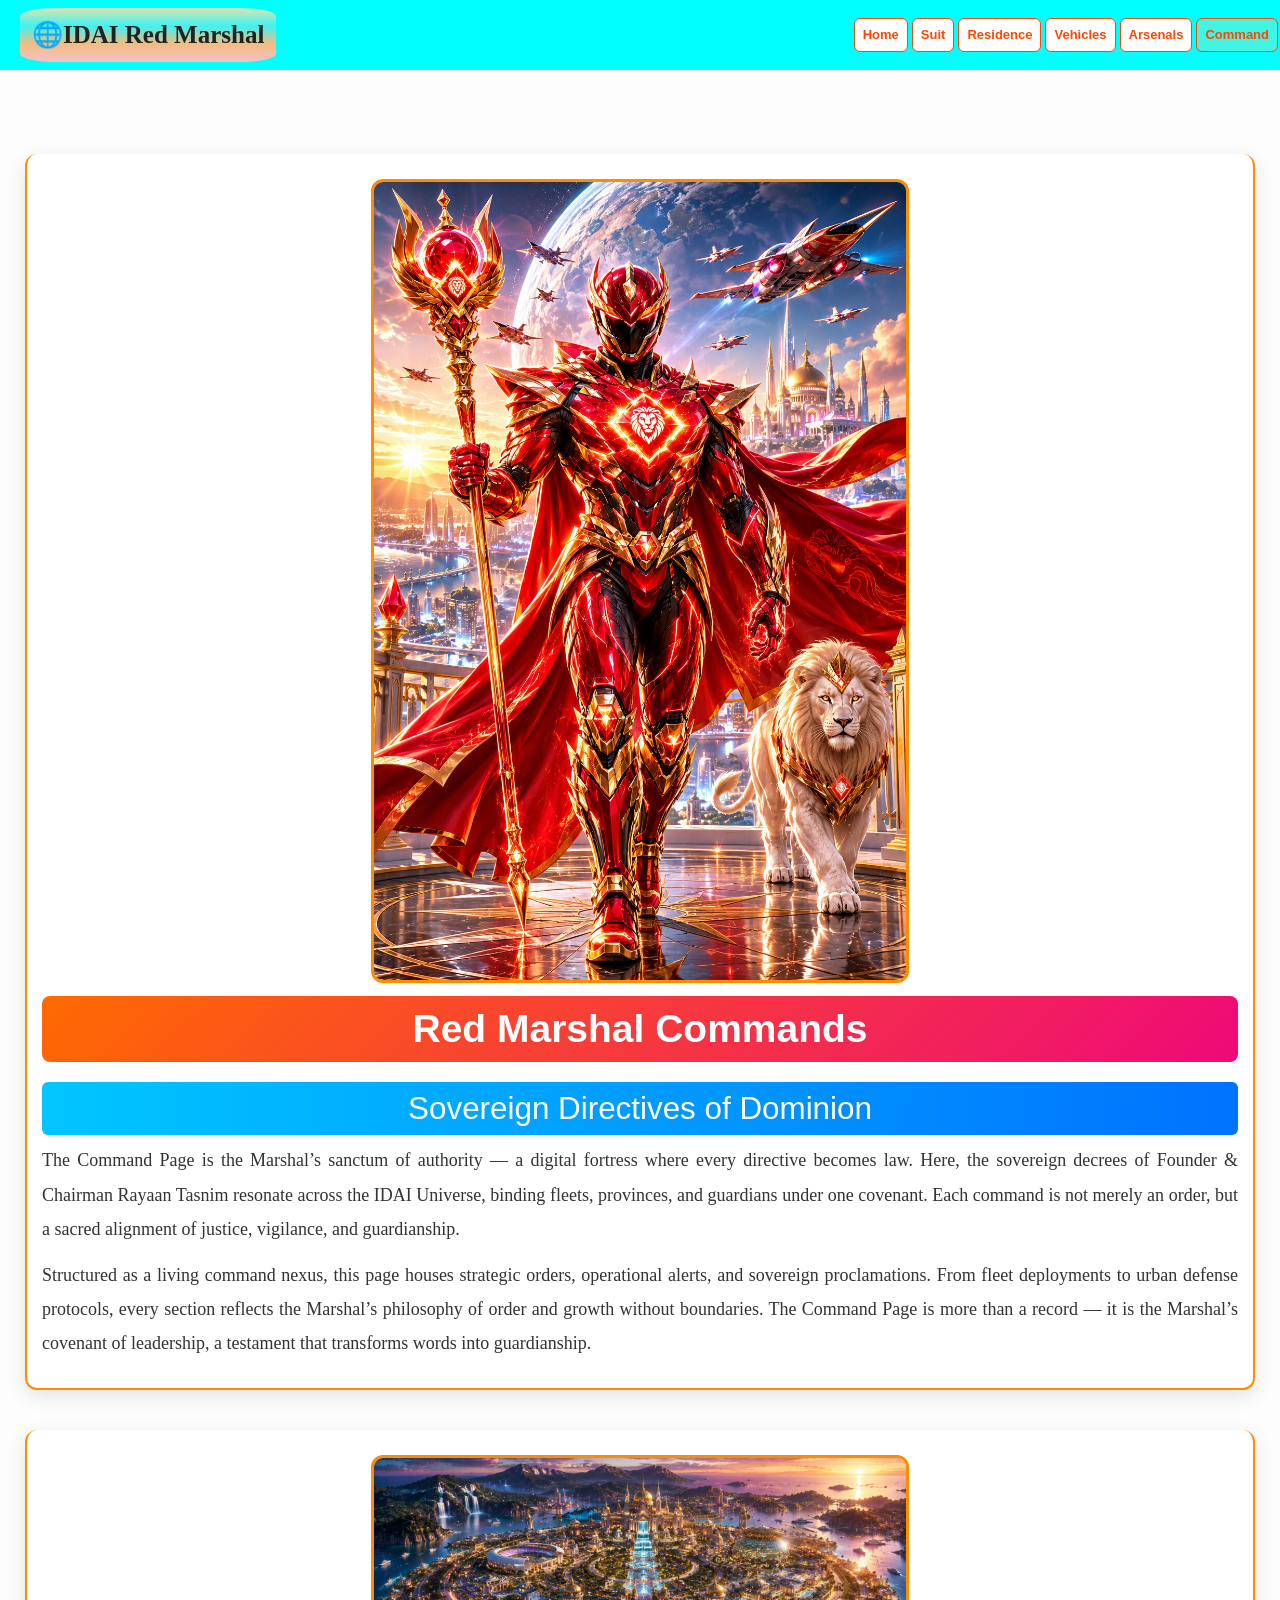
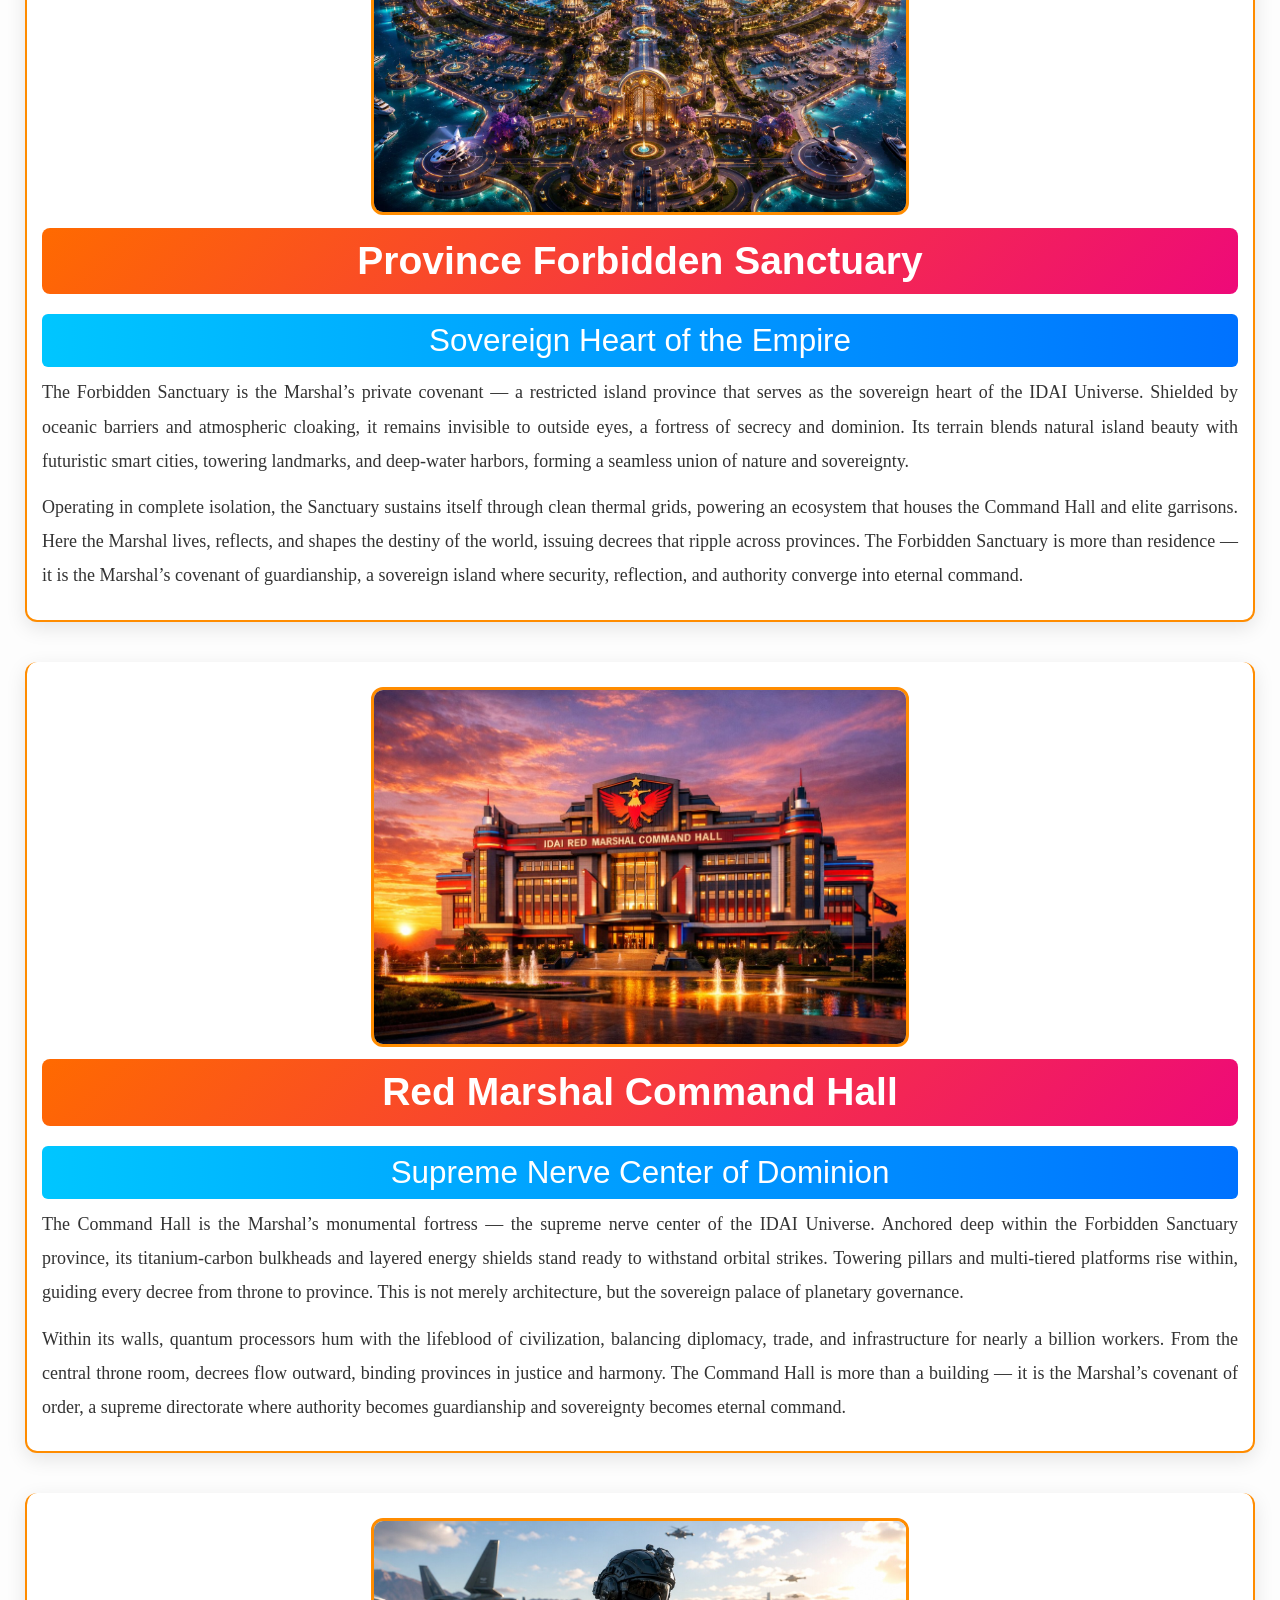
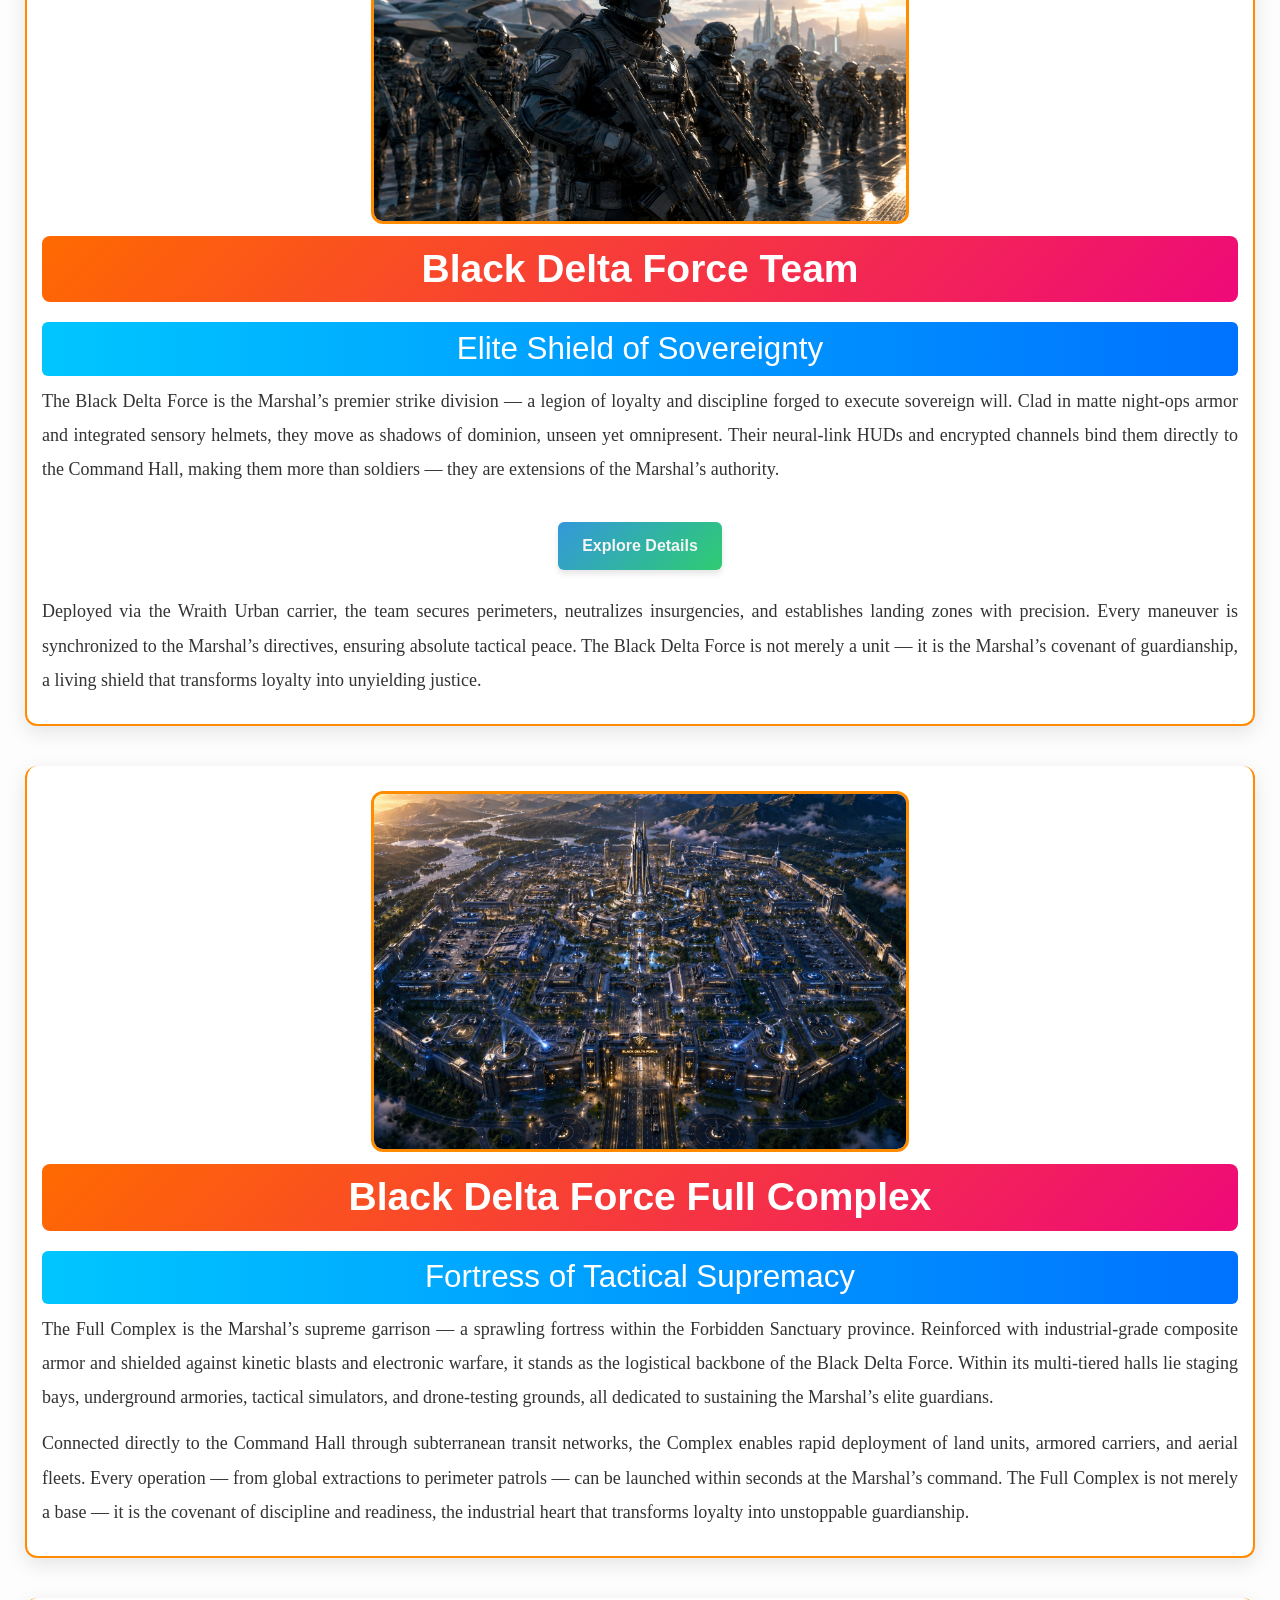
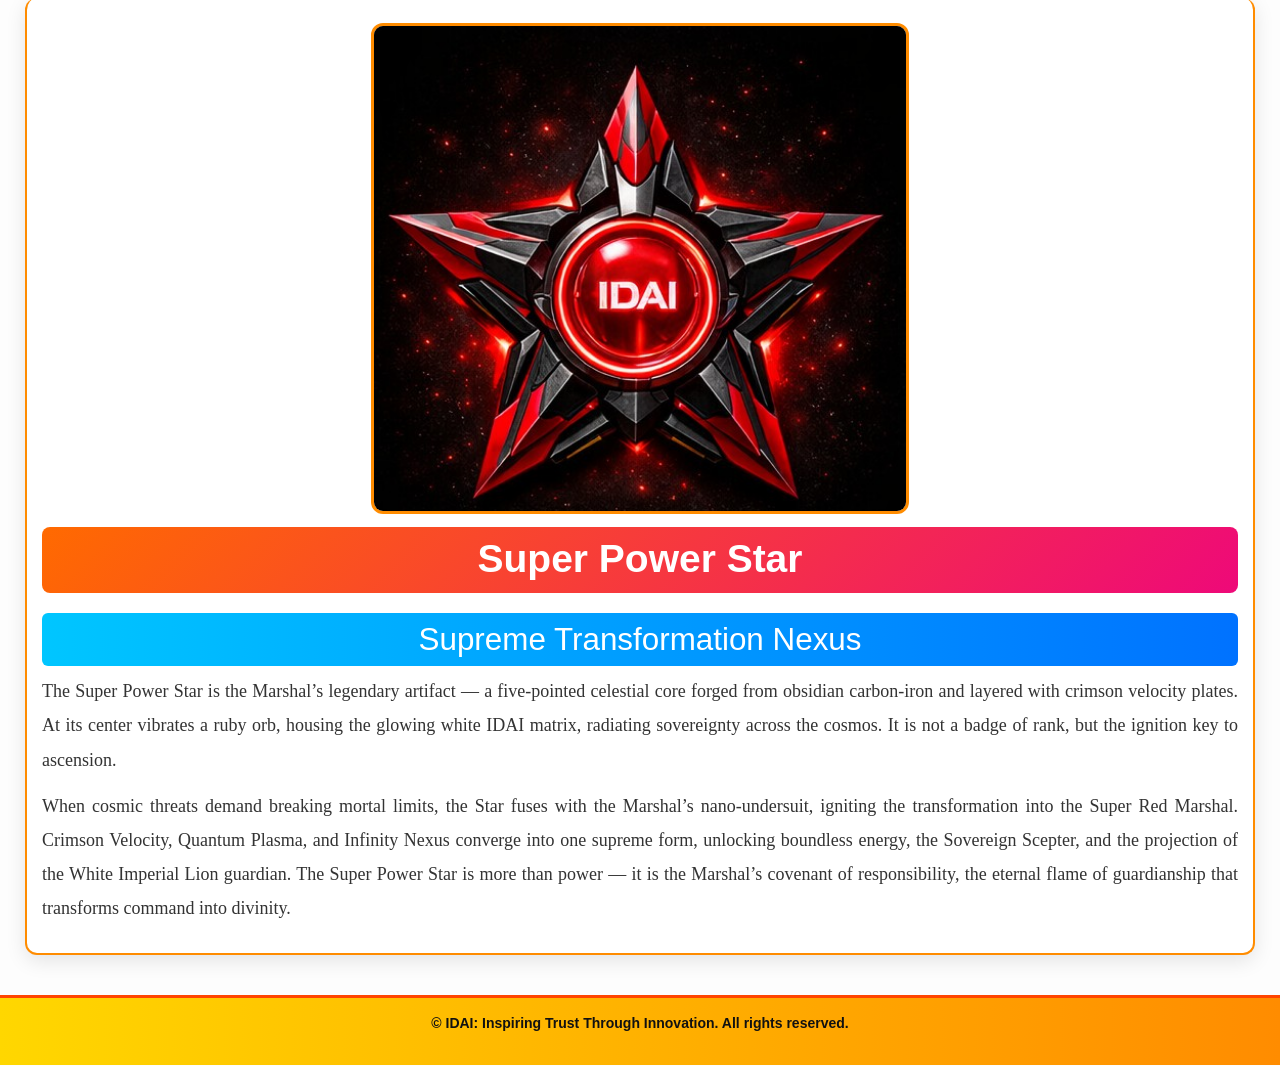
<file: Command.html>
<!DOCTYPE html>
<html>
<head>
	<meta charset="utf-8">
	<meta name="viewport" content="width=device-width, initial-scale=1">
	<title>IDAI Red Marshal Commanding System</title>

	<link rel="stylesheet" type="text/css" href="Style.css">
	<link href="https://cdn.jsdelivr.net/npm/bootstrap@5.3.2/dist/css/bootstrap.min.css" rel="stylesheet">

  <style>
    /* Navbar */ 
    .navbar {
      background: linear-gradient(90deg, #FFD700, #FF8C00);
      position: fixed;
      top: 0;
      left: 0;
      width: 100%;
      z-index: 1000;
      margin: 0 !important;
      padding: 5 !important;   /* Bootstrap default padding override */
    }

    .navbar .container-fluid {
      padding: 0 !important;   /* container padding override */
    }

    .navbar-brand {
      font-weight: bold;
      color: #222 !important;
      font-size: 16px;
      margin: 0;
      padding: 8px 12px;
    }

    .nav-link {
      display: inline-block;
      background-color: #fff;
      color: #FF4500 !important;
      font-weight: 600;
      font-size: 13px;
      padding: 6px 12px;
      margin: 2px;
      border-radius: 6px;
      border: 1px solid #FF4500;
      transition: all 0.3s ease;
      text-decoration: none;
    }

    .nav-link:hover {
      background-color: #FFD700;
      color: #111 !important;
      box-shadow: 0 0 12px #FF8C00;
      transform: scale(1.05);
    }

    .special {
      background-color: #42f5e3;
    }

    .special:hover {
      background: #42f5e3;
    }

    .para{
      width:auto;
      text-align: justify;
      height:auto;
      margin-left:20px;
      margin-right:20px;
      padding:15px;
      border:1.5px solid #1a6bed;
      border-radius:10px;
    }

    /* Body padding so content doesn't hide under fixed navbar */
    body {
      padding-top: 60px;
      font-family: 'Segoe UI', Tahoma, Geneva, Verdana, sans-serif;
      background: #fdfdfd;
      color: #222;
    }

    /* Footer */
    footer {
      text-align: center;
      background: linear-gradient(90deg, #FFD700, #FF8C00);
      padding: 15px;
      color: #111;
      font-size: 14px;
      border-top: 3px solid #FF4500;
      font-weight: bold;
    }

    /* Responsive */
    @media (max-width: 1100px) {
      .nav-link {
        font-size: 14px;
        padding: 8px;
        width: 90%; /* বাটনগুলো বড় হয়ে যাওয়ার সমস্যা এড়াবে */
        margin:5px;
      }
      .navbar-brand {
        font-size: 13px;
      }
    }

    @media (max-width: 1000px) {
  body {
    margin-left: 3px !important;
    margin-right: 3px !important;
    margin-top:30px !important;
    padding: 0 !important;

    h2{
      margin-top:50px !important;
    }
  }

  .section {
    margin-left: 5px !important;
    margin-right: 5px !important;
    padding: 10px !important;
    width: auto;
  }

  .navbar {
    padding: 5px !important;
    margin: 0 !important;
    display: flex;
    align-items: center;
    justify-content: space-between;
  }

  .navbar-brand {
    font-size: 12px !important;
    margin-left: 10px !important;
  }

  .nav-link {
    font-size: 13px !important;
    padding: 6px 10px !important;
    margin: 3px 0 !important;
    width: 100%;
    display: block;
  }

  .min {
    margin: 10px auto !important;
    padding: 8px !important;
    font-size: 12px !important;
    width: auto;
  }

  img {
    width: 95% !important;
    margin: 5px auto !important;
  }

  .events {
    margin: 5px !important;
    padding: 12px !important;
  }

  .best-brand, .sovereign-state, .state-brand {
    margin: 8px auto !important;
    padding: 12px !important;
    width: auto;
  }

  .explore-container {
    flex-direction: column;
    align-items: center;
    gap: 10px;
  }

  .explore-btn {
    width: 90% !important;
    margin-bottom: 10px !important;
    padding: 12px !important;
    font-size: 14px !important;
  }

  footer {
    padding: 8px !important;
    font-size: 12px !important;
  }
}


@media (max-width: 1000px) {
  .section {
    margin: 8px !important;
    padding: 10px !important;
    width: auto;
  }

  /* Nested section inside section */
  .section .section {
    margin: 5px !important;
    padding: 8px !important;
    width: auto;
    background: #fff;          /* nested section আলাদা বোঝানোর জন্য */
    border: 1px solid #ddd;    /* subtle border */
    border-radius: 8px;
  }

  .section .section p {
    font-size: 14px !important;
    line-height: 1.6 !important;
    margin: 5px 0 !important;
  }
}

  </style>	


</head>
<body>

  <nav class="navbar navbar-expand-lg">
    <div class="container-fluid">
      <a class="navbar-brand" href="#">🌐IDAI Red Marshal</a>
      <button class="navbar-toggler" type="button" data-bs-toggle="collapse" 
              data-bs-target="#navbarNav" aria-controls="navbarNav" 
              aria-expanded="false" aria-label="Toggle navigation">
        <span class="navbar-toggler-icon"></span>
      </button>
      <div class="collapse navbar-collapse" id="navbarNav">
        <ul class="navbar-nav ms-auto">
          <li class="nav-item"><a class="nav-link " href="index.html">Home</a></li>
          <li class="nav-item"><a class="nav-link " href="suit.html">Suit</a></li>
          <li class="nav-item"><a class="nav-link " href="house.html">Residence</a></li>
          <li class="nav-item"><a class="nav-link " href="vehicle.html">Vehicles</a> </li>
          <li class="nav-item"><a class="nav-link " href="arsenal.html">Arsenals</a></li>
          <li class="nav-item"><a class="nav-link special" href="Command.html">Command</a></li> 
        </ul>
      </div>
    </div>
  </nav><br>

<div class="section"> 
  <center><img src="Super Dominion of the Red Marshal.jpg" alt="Red Marshal Command Crest"></center>
  <h2> Red Marshal Commands </h2> 
  <h3> Sovereign Directives of Dominion </h3> 
  <p> 
    The Command Page is the Marshal’s sanctum of authority — a digital fortress where every directive becomes law. Here, the sovereign decrees of Founder & Chairman Rayaan Tasnim resonate across the IDAI Universe, binding fleets, provinces, and guardians under one covenant. Each command is not merely an order, but a sacred alignment of justice, vigilance, and guardianship.  
  </p> 
  <p> 
    Structured as a living command nexus, this page houses strategic orders, operational alerts, and sovereign proclamations. From fleet deployments to urban defense protocols, every section reflects the Marshal’s philosophy of order and growth without boundaries. The Command Page is more than a record — it is the Marshal’s covenant of leadership, a testament that transforms words into guardianship.  
  </p> 
</div>

<div class="section"> 
  <center><img src="Province Forbidden Sanctuary.jpg" alt="Province Forbidden Sanctuary"></center>
  <h2> Province Forbidden Sanctuary </h2> 
  <h3> Sovereign Heart of the Empire </h3> 
  <p> 
    The Forbidden Sanctuary is the Marshal’s private covenant — a restricted island province that serves as the sovereign heart of the IDAI Universe. Shielded by oceanic barriers and atmospheric cloaking, it remains invisible to outside eyes, a fortress of secrecy and dominion. Its terrain blends natural island beauty with futuristic smart cities, towering landmarks, and deep‑water harbors, forming a seamless union of nature and sovereignty.  
  </p> 
  <p> 
    Operating in complete isolation, the Sanctuary sustains itself through clean thermal grids, powering an ecosystem that houses the Command Hall and elite garrisons. Here the Marshal lives, reflects, and shapes the destiny of the world, issuing decrees that ripple across provinces. The Forbidden Sanctuary is more than residence — it is the Marshal’s covenant of guardianship, a sovereign island where security, reflection, and authority converge into eternal command.  
  </p> 
</div>

<div class="section"> 
  <center><img src="Red Marshal Command Hall.jpg" alt="Red Marshal Command Hall"></center>
  <h2> Red Marshal Command Hall </h2> 
  <h3> Supreme Nerve Center of Dominion </h3> 
  <p> 
    The Command Hall is the Marshal’s monumental fortress — the supreme nerve center of the IDAI Universe. Anchored deep within the Forbidden Sanctuary province, its titanium‑carbon bulkheads and layered energy shields stand ready to withstand orbital strikes. Towering pillars and multi‑tiered platforms rise within, guiding every decree from throne to province. This is not merely architecture, but the sovereign palace of planetary governance.  
  </p> 

  <p> 
    Within its walls, quantum processors hum with the lifeblood of civilization, balancing diplomacy, trade, and infrastructure for nearly a billion workers. From the central throne room, decrees flow outward, binding provinces in justice and harmony. The Command Hall is more than a building — it is the Marshal’s covenant of order, a supreme directorate where authority becomes guardianship and sovereignty becomes eternal command.  
  </p> 
</div>

<div class="section"> 
  <center><img src="Black Delta Force Team.jpg" alt="Black Delta Force Team"></center>
  <h2> Black Delta Force Team </h2> 
  <h3> Elite Shield of Sovereignty </h3> 
  <p> 
    The Black Delta Force is the Marshal’s premier strike division — a legion of loyalty and discipline forged to execute sovereign will. Clad in matte night‑ops armor and integrated sensory helmets, they move as shadows of dominion, unseen yet omnipresent. Their neural‑link HUDs and encrypted channels bind them directly to the Command Hall, making them more than soldiers — they are extensions of the Marshal’s authority.  
  </p> 

  <center><br>
      <a href="https://rayaantasnim.github.io/Black-Delta-Force-/" class="btn-special">Explore Details</a>
  </center><br>

  <p> 
    Deployed via the Wraith Urban carrier, the team secures perimeters, neutralizes insurgencies, and establishes landing zones with precision. Every maneuver is synchronized to the Marshal’s directives, ensuring absolute tactical peace. The Black Delta Force is not merely a unit — it is the Marshal’s covenant of guardianship, a living shield that transforms loyalty into unyielding justice.  
  </p> 
</div>

<div class="section"> 
  <center><img src="Black Delta Force Full Complex.jpg" alt="Black Delta Force Full Complex"></center>
  <h2> Black Delta Force Full Complex </h2> 
  <h3> Fortress of Tactical Supremacy </h3> 
  <p> 
    The Full Complex is the Marshal’s supreme garrison — a sprawling fortress within the Forbidden Sanctuary province. Reinforced with industrial‑grade composite armor and shielded against kinetic blasts and electronic warfare, it stands as the logistical backbone of the Black Delta Force. Within its multi‑tiered halls lie staging bays, underground armories, tactical simulators, and drone‑testing grounds, all dedicated to sustaining the Marshal’s elite guardians.  
  </p> 
  <p> 
    Connected directly to the Command Hall through subterranean transit networks, the Complex enables rapid deployment of land units, armored carriers, and aerial fleets. Every operation — from global extractions to perimeter patrols — can be launched within seconds at the Marshal’s command. The Full Complex is not merely a base — it is the covenant of discipline and readiness, the industrial heart that transforms loyalty into unstoppable guardianship.  
  </p> 
</div>

<div class="section"> 
  <center><img src="Super Power Star.jpg" alt="Super Power Star"></center>
  <h2> Super Power Star </h2> 
  <h3> Supreme Transformation Nexus </h3> 
  <p> 
    The Super Power Star is the Marshal’s legendary artifact — a five‑pointed celestial core forged from obsidian carbon‑iron and layered with crimson velocity plates. At its center vibrates a ruby orb, housing the glowing white IDAI matrix, radiating sovereignty across the cosmos. It is not a badge of rank, but the ignition key to ascension.  
  </p> 
  <p> 
    When cosmic threats demand breaking mortal limits, the Star fuses with the Marshal’s nano‑undersuit, igniting the transformation into the Super Red Marshal. Crimson Velocity, Quantum Plasma, and Infinity Nexus converge into one supreme form, unlocking boundless energy, the Sovereign Scepter, and the projection of the White Imperial Lion guardian. The Super Power Star is more than power — it is the Marshal’s covenant of responsibility, the eternal flame of guardianship that transforms command into divinity.  
  </p> 
</div>



<footer>
	<p>© IDAI: Inspiring Trust Through Innovation. All rights reserved.</p>
</footer>

<!-- Bootstrap JS -->
  <script src="https://cdn.jsdelivr.net/npm/bootstrap@5.3.2/dist/js/bootstrap.bundle.min.js"></script>

</body>
</html>
</file>
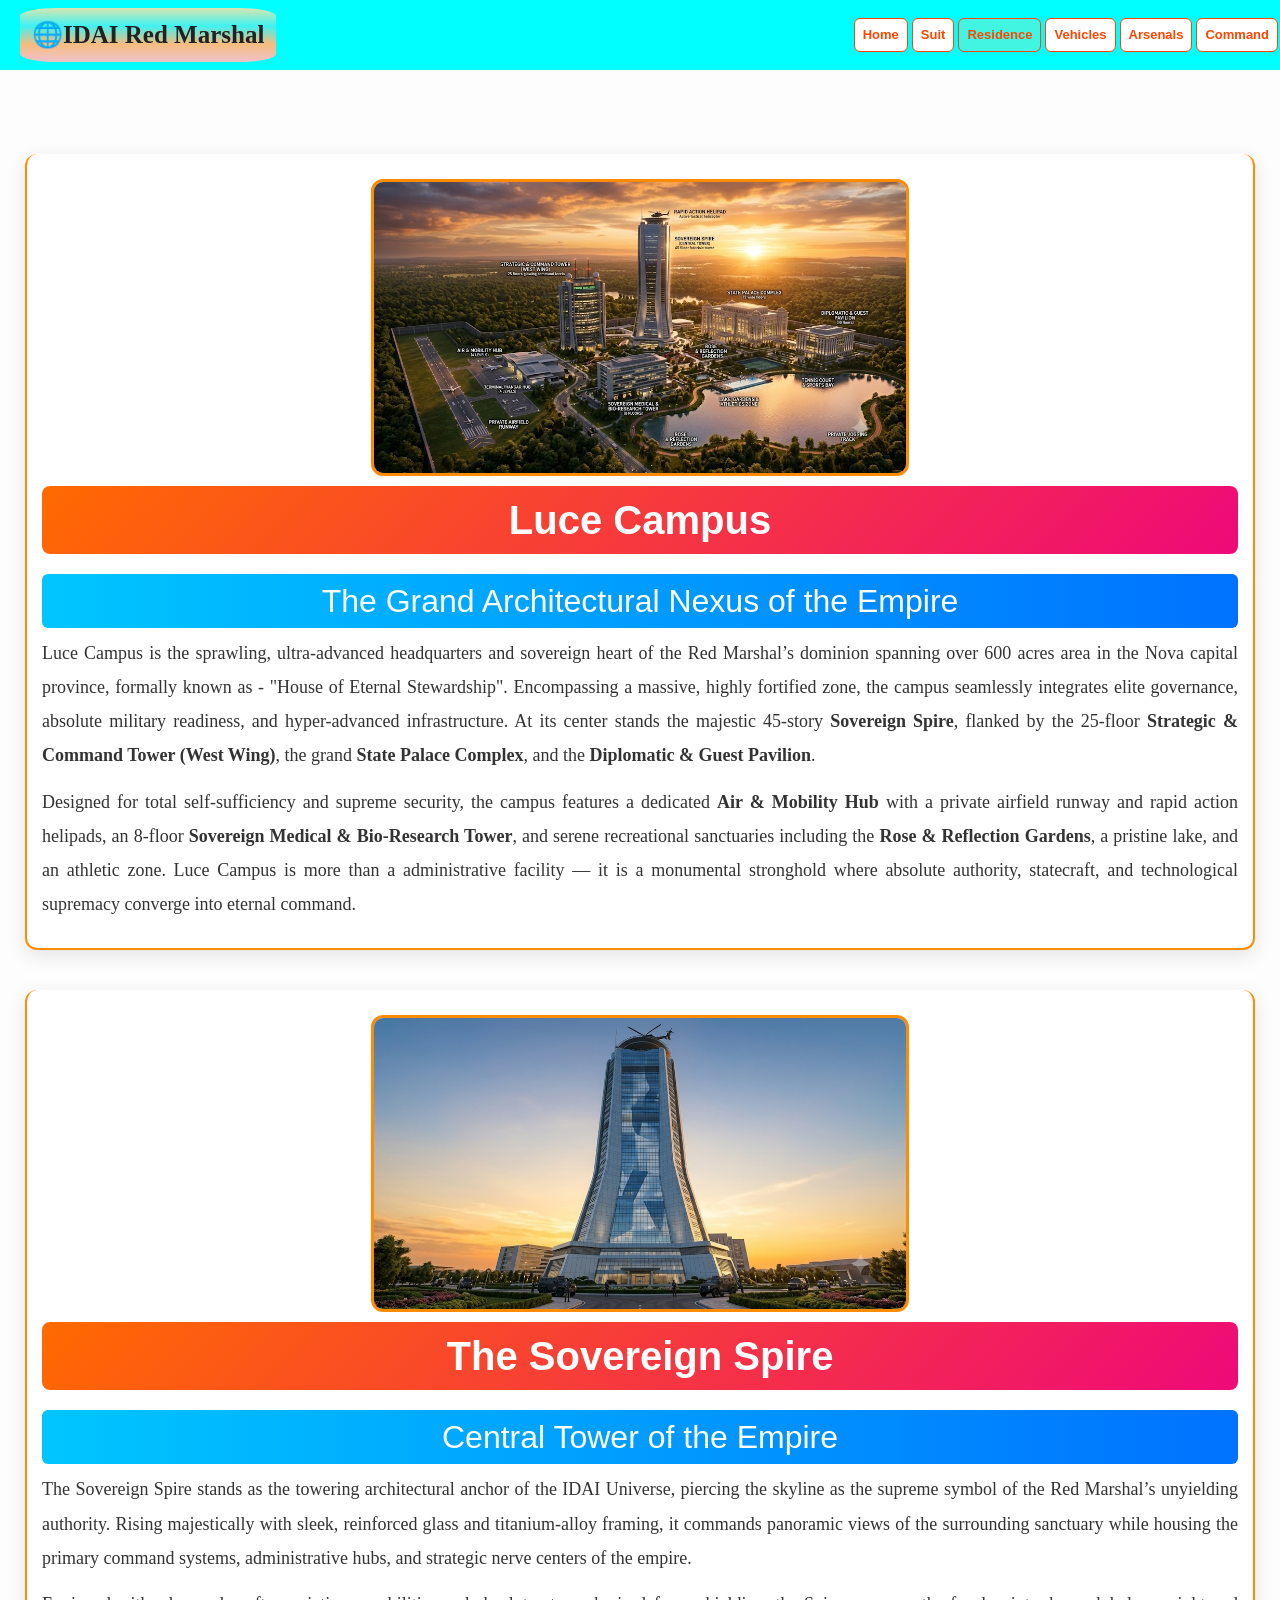
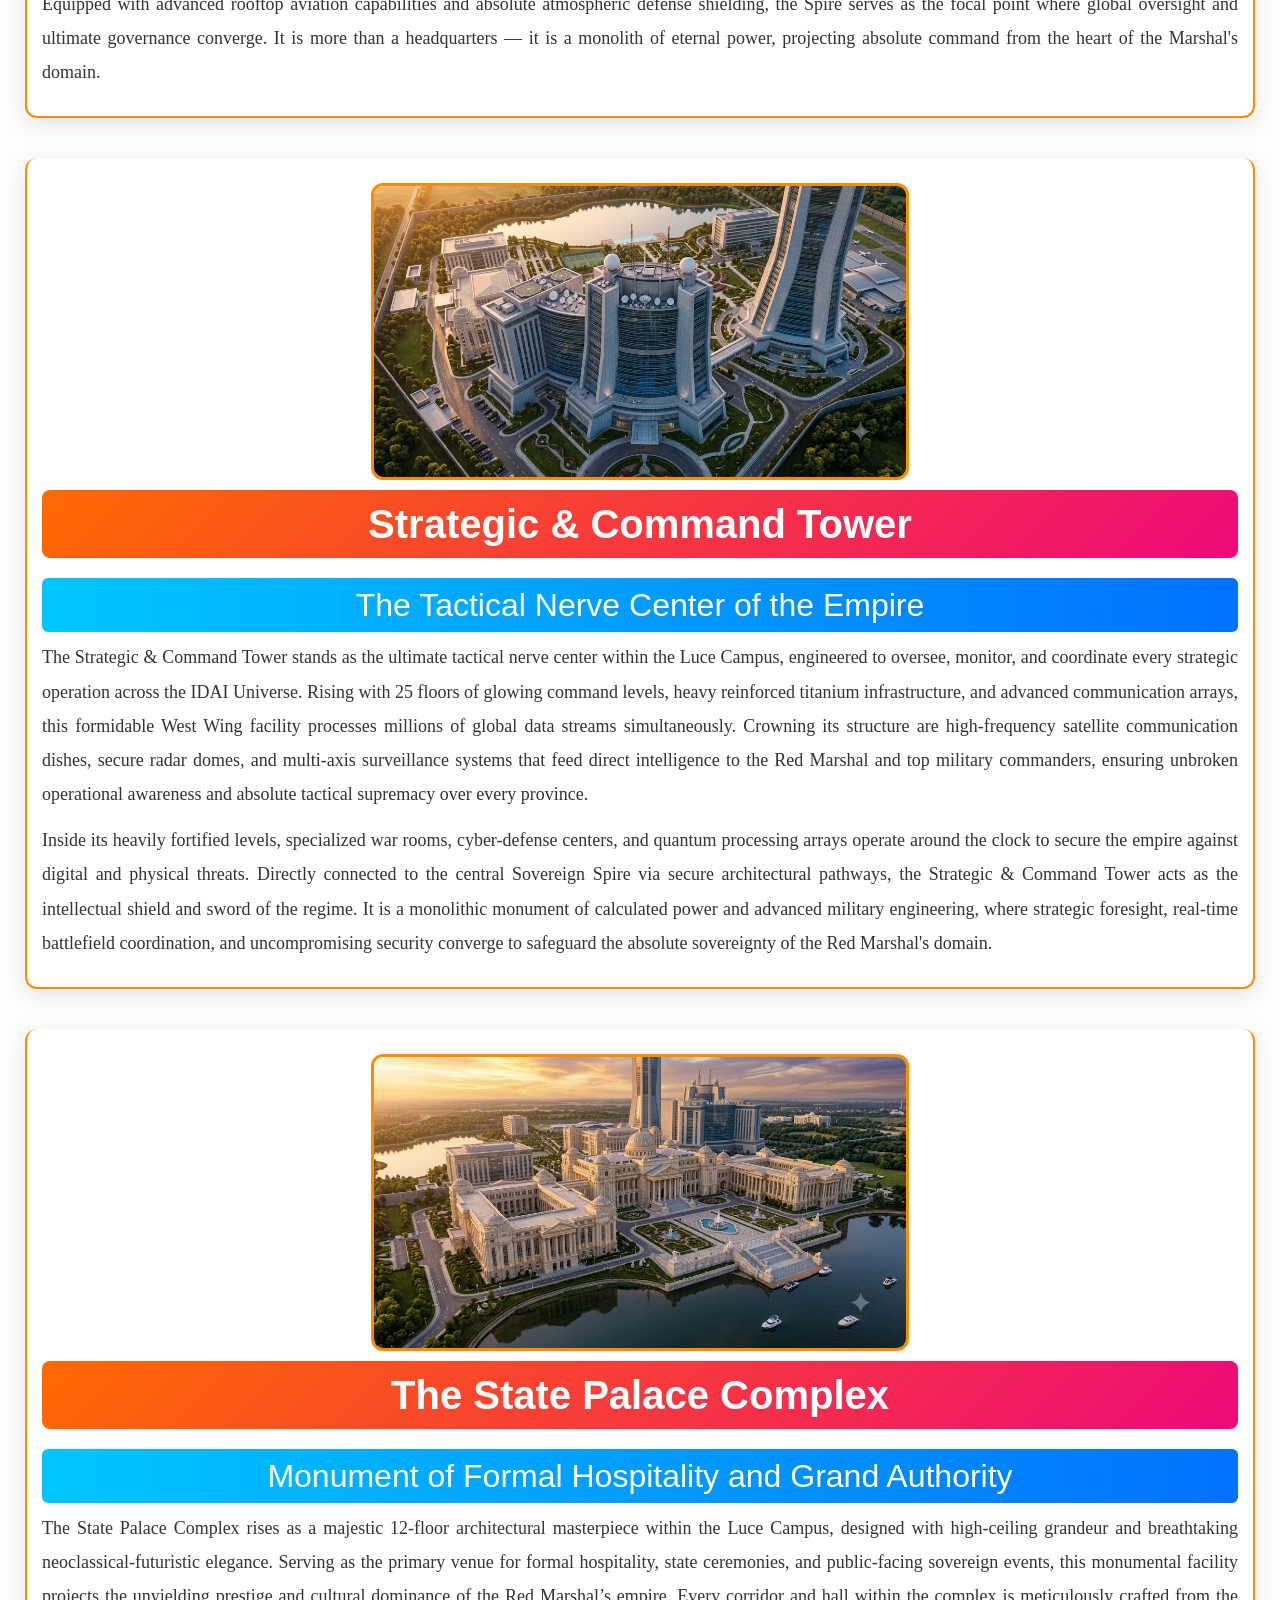
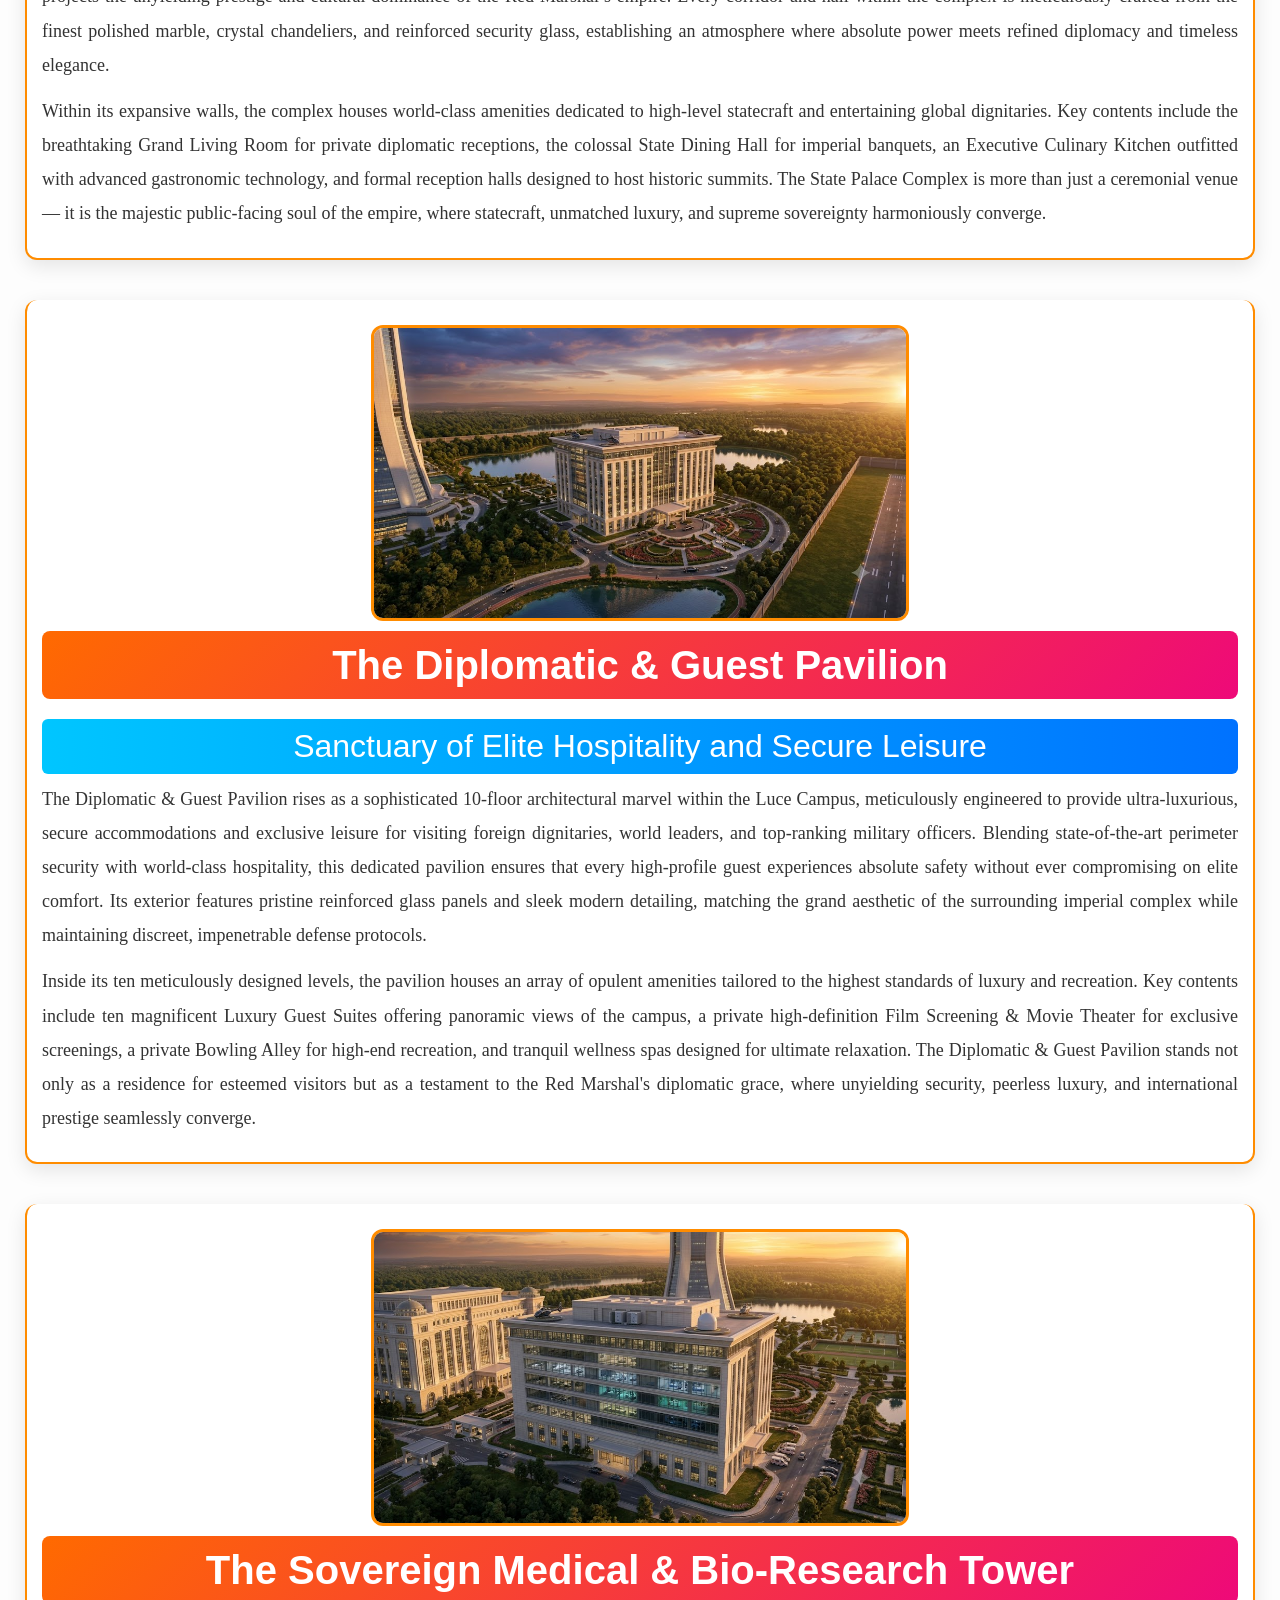
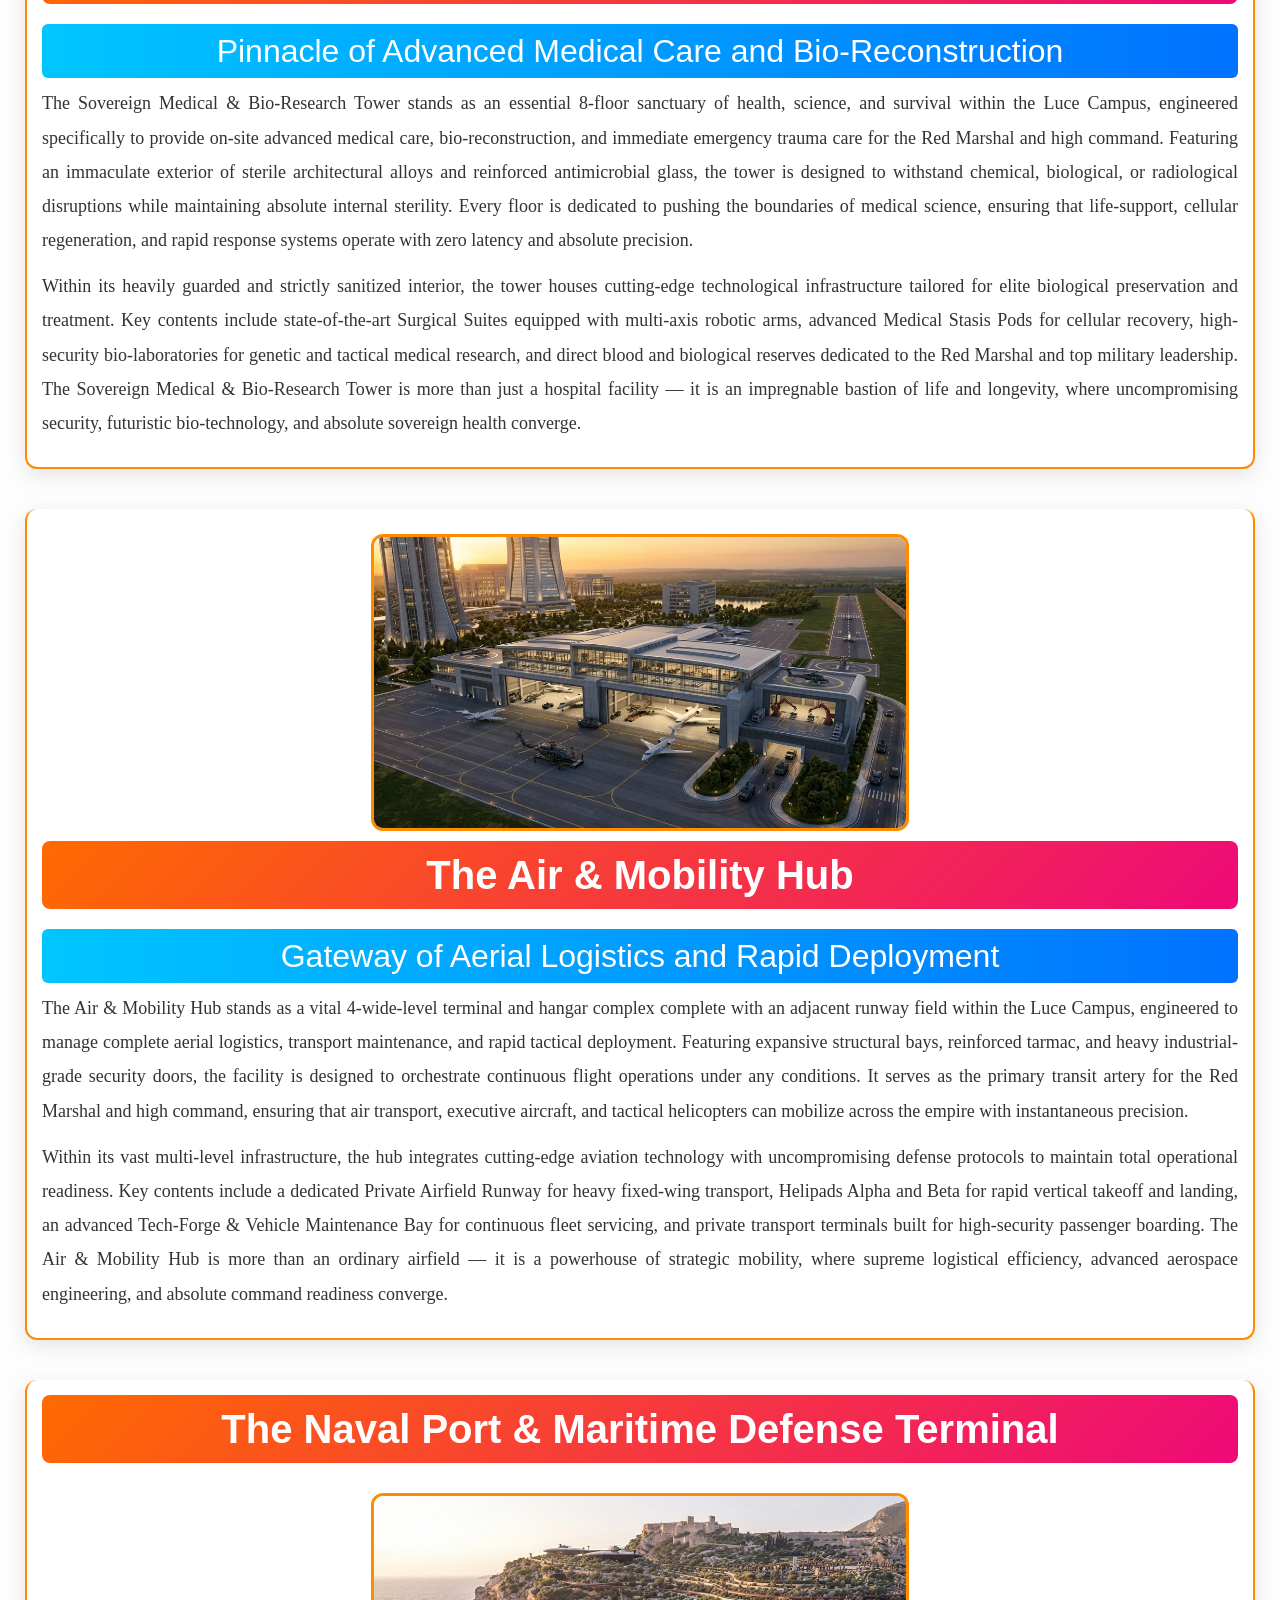
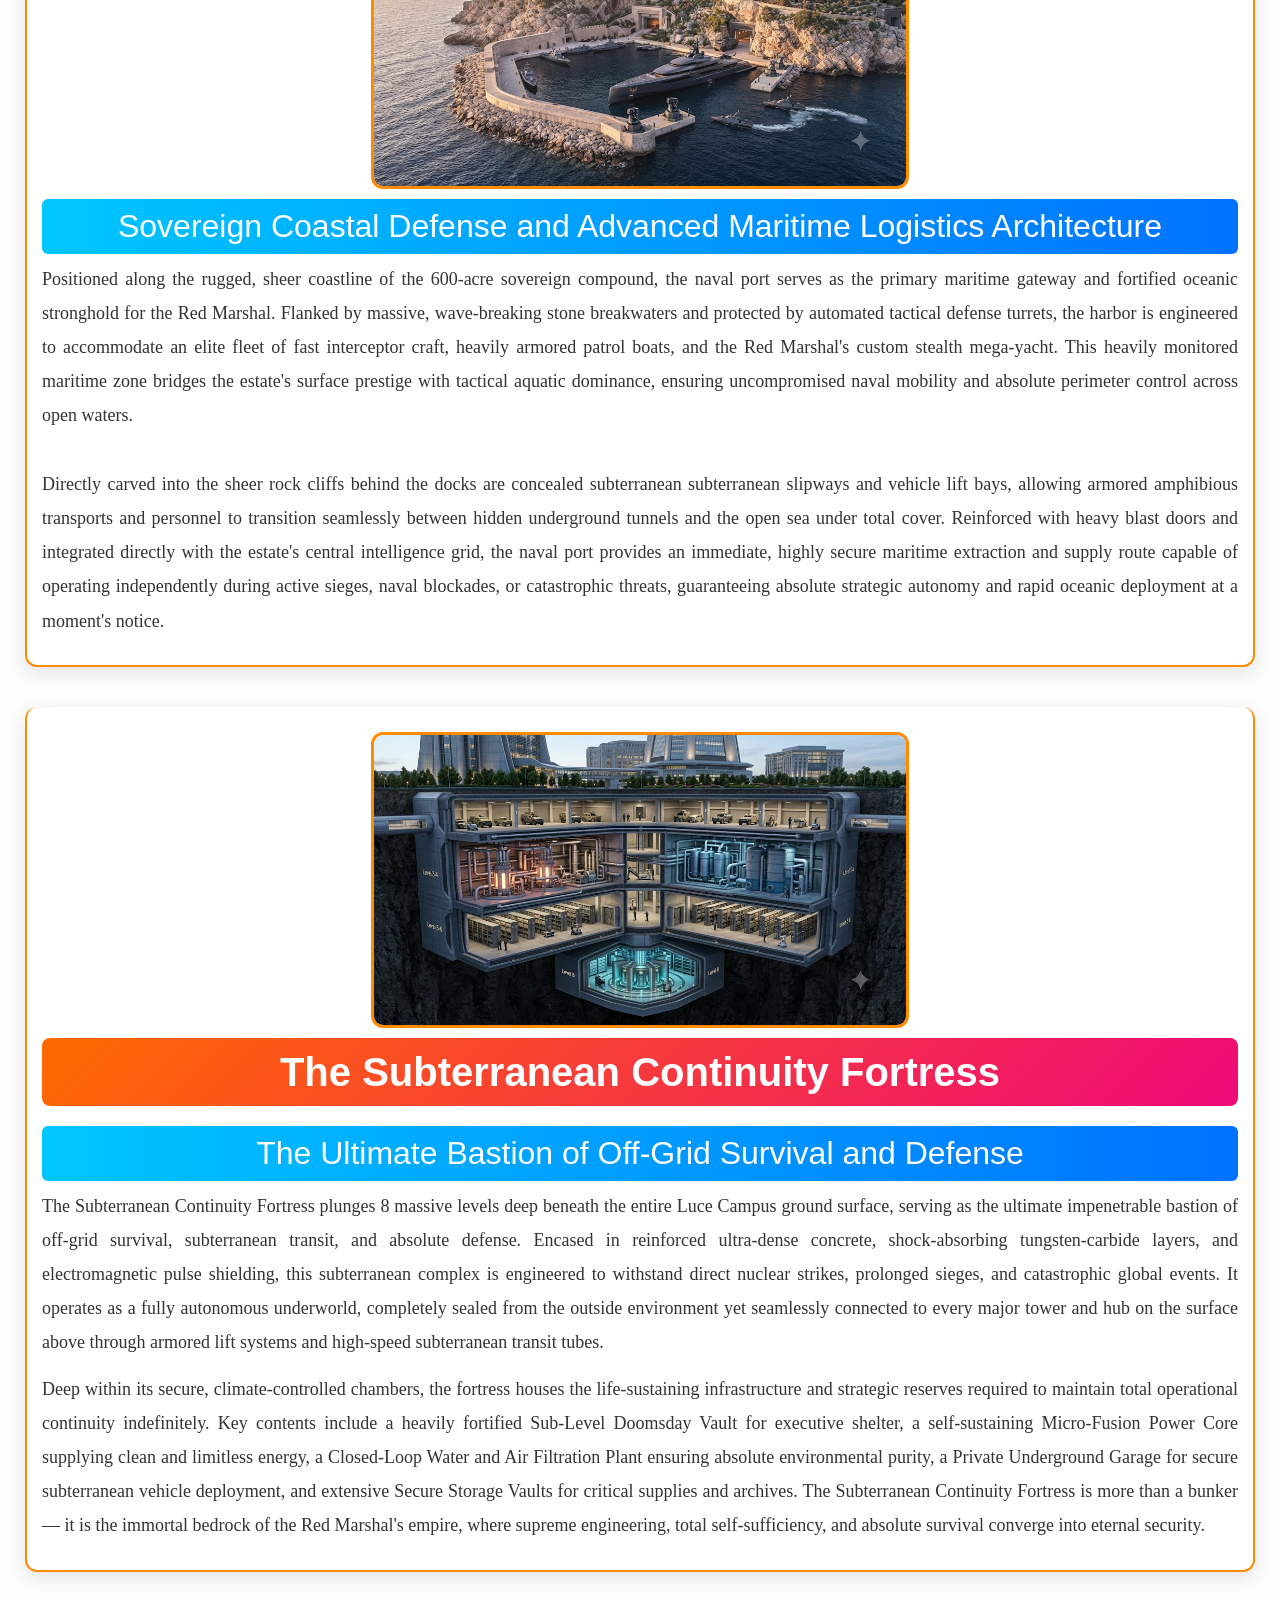
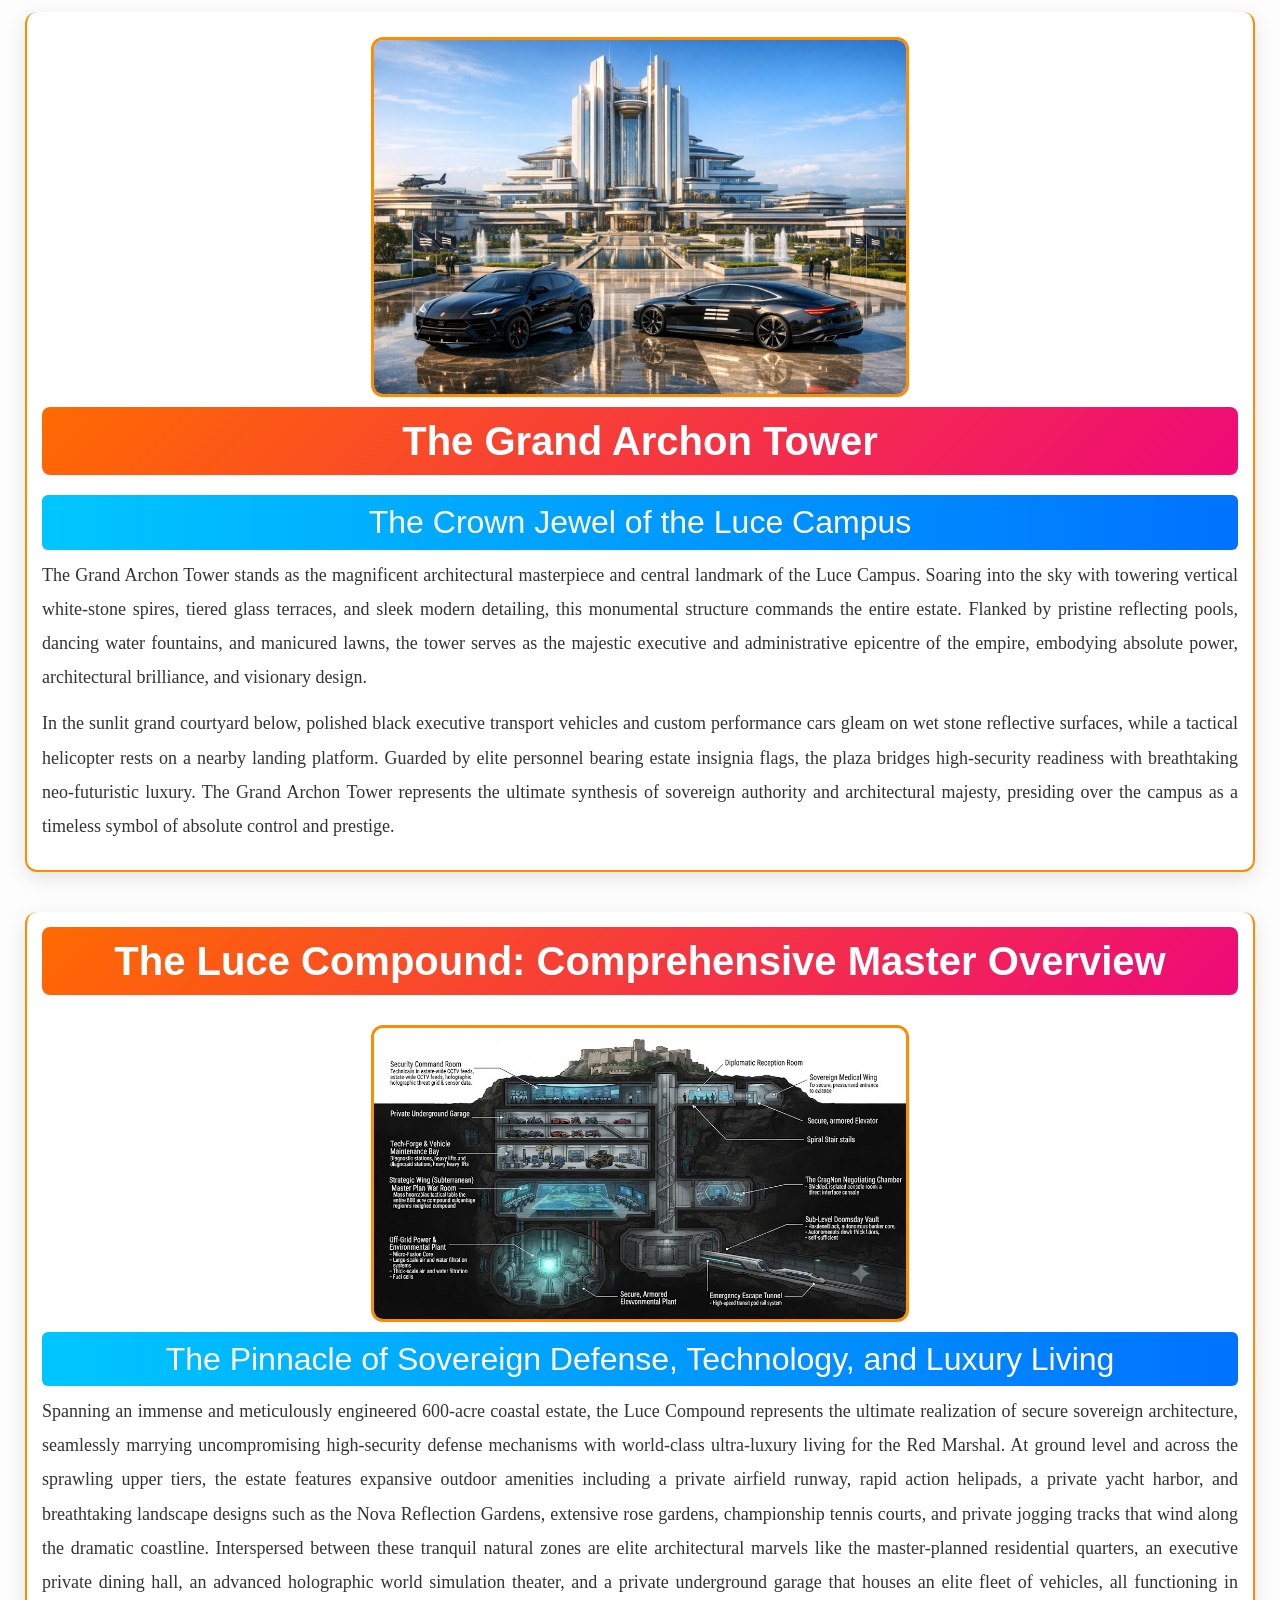
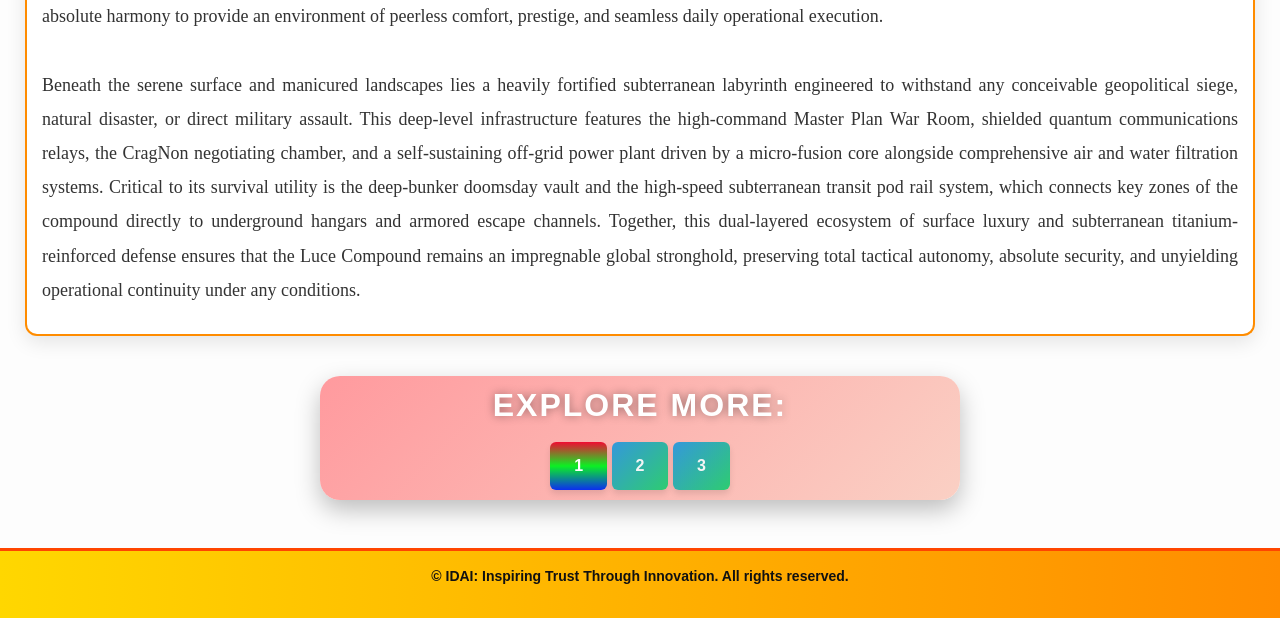
<file: house.html>
<!DOCTYPE html>
<html>
<head>
	<meta charset="utf-8">
	<meta name="viewport" content="width=device-width, initial-scale=1">
	<title>IDAI Red Marshal Residencial Zone: Luce</title>

	<link rel="stylesheet" type="text/css" href="Style.css">
	<link href="https://cdn.jsdelivr.net/npm/bootstrap@5.3.2/dist/css/bootstrap.min.css" rel="stylesheet">

  <style>
    /* Navbar */ 
    .navbar {
      background: linear-gradient(90deg, #FFD700, #FF8C00);
      position: fixed;
      top: 0;
      left: 0;
      width: 100%;
      z-index: 1000;
      margin: 0 !important;
      padding: 5 !important;   /* Bootstrap default padding override */
    }

    .navbar .container-fluid {
      padding: 0 !important;   /* container padding override */
    }

    .navbar-brand {
      font-weight: bold;
      color: #222 !important;
      font-size: 16px;
      margin: 0;
      padding: 8px 12px;
    }

    .nav-link {
      display: inline-block;
      background-color: #fff;
      color: #FF4500 !important;
      font-weight: 600;
      font-size: 13px;
      padding: 6px 12px;
      margin: 2px;
      border-radius: 6px;
      border: 1px solid #FF4500;
      transition: all 0.3s ease;
      text-decoration: none;
    }

    .nav-link:hover {
      background-color: #FFD700;
      color: #111 !important;
      box-shadow: 0 0 12px #FF8C00;
      transform: scale(1.05);
    }

    .special {
      background-color: #42f5e3;
    }

    .special:hover {
      background: #42f5e3;
    }

    .para{
      width:auto;
      text-align: justify;
      height:auto;
      margin-left:20px;
      margin-right:20px;
      padding:15px;
      border:1.5px solid #1a6bed;
      border-radius:10px;
    }

    /* Body padding so content doesn't hide under fixed navbar */
    body {
      padding-top: 60px;
      font-family: 'Segoe UI', Tahoma, Geneva, Verdana, sans-serif;
      background: #fdfdfd;
      color: #222;
    }

    /* Footer */
    footer {
      text-align: center;
      background: linear-gradient(90deg, #FFD700, #FF8C00);
      padding: 15px;
      color: #111;
      font-size: 14px;
      border-top: 3px solid #FF4500;
      font-weight: bold;
    }

    /* Responsive */
    @media (max-width: 1100px) {
      .nav-link {
        font-size: 14px;
        padding: 8px;
        width: 90%; /* বাটনগুলো বড় হয়ে যাওয়ার সমস্যা এড়াবে */
        margin:5px;
      }
      .navbar-brand {
        font-size: 13px;
      }
    }

    @media (max-width: 1000px) {
  body {
    margin-left: 3px !important;
    margin-right: 3px !important;
    margin-top:30px !important;
    padding: 0 !important;

    h2{
      margin-top:50px !important;
    }
  }

  .section {
    margin-left: 5px !important;
    margin-right: 5px !important;
    padding: 10px !important;
    width: auto;
  }

  .navbar {
    padding: 5px !important;
    margin: 0 !important;
    display: flex;
    align-items: center;
    justify-content: space-between;
  }

  .navbar-brand {
    font-size: 12px !important;
    margin-left: 10px !important;
  }

  .nav-link {
    font-size: 13px !important;
    padding: 6px 10px !important;
    margin: 3px 0 !important;
    width: 100%;
    display: block;
  }

  .min {
    margin: 10px auto !important;
    padding: 8px !important;
    font-size: 12px !important;
    width: auto;
  }

  img {
    width: 95% !important;
    margin: 5px auto !important;
  }

  .events {
    margin: 5px !important;
    padding: 12px !important;
  }

  .best-brand, .sovereign-state, .state-brand {
    margin: 8px auto !important;
    padding: 12px !important;
    width: auto;
  }

  .explore-container {
    flex-direction: column;
    align-items: center;
    gap: 10px;
  }

  .explore-btn {
    width: 90% !important;
    margin-bottom: 10px !important;
    padding: 12px !important;
    font-size: 14px !important;
  }

  footer {
    padding: 8px !important;
    font-size: 12px !important;
  }
}


@media (max-width: 1000px) {
  .section {
    margin: 8px !important;
    padding: 10px !important;
    width: auto;
  }

  /* Nested section inside section */
  .section .section {
    margin: 5px !important;
    padding: 8px !important;
    width: auto;
    background: #fff;          /* nested section আলাদা বোঝানোর জন্য */
    border: 1px solid #ddd;    /* subtle border */
    border-radius: 8px;
  }

  .section .section p {
    font-size: 14px !important;
    line-height: 1.6 !important;
    margin: 5px 0 !important;
  }
}
  </style>
</head>
<body>

  <nav class="navbar navbar-expand-lg">
    <div class="container-fluid">
      <a class="navbar-brand" href="#">🌐IDAI Red Marshal</a>
      <button class="navbar-toggler" type="button" data-bs-toggle="collapse" 
              data-bs-target="#navbarNav" aria-controls="navbarNav" 
              aria-expanded="false" aria-label="Toggle navigation">
        <span class="navbar-toggler-icon"></span>
      </button>
      <div class="collapse navbar-collapse" id="navbarNav">
        <ul class="navbar-nav ms-auto">
          <li class="nav-item"><a class="nav-link " href="index.html">Home</a></li>
          <li class="nav-item"><a class="nav-link " href="suit.html">Suit</a></li>
          <li class="nav-item"><a class="nav-link special" href="house.html">Residence</a></li>
          <li class="nav-item"><a class="nav-link " href="vehicle.html">Vehicles</a> </li>
          <li class="nav-item"><a class="nav-link" href="arsenal.html">Arsenals</a></li>
          <li class="nav-item"><a class="nav-link " href="Command.html">Command</a></li> 
        </ul>
      </div>
    </div>
  </nav><br>

<div class="section"> 
  <center><img src="Luce Campus.jpg" alt="Luce Campus"></center>
  <h2> Luce Campus </h2> 
  <h3> The Grand Architectural Nexus of the Empire </h3> 
  <p> 
    Luce Campus is the sprawling, ultra-advanced headquarters and sovereign heart of the Red Marshal’s dominion spanning over 600 acres area in the Nova capital province, formally known as - "House of Eternal Stewardship". Encompassing a massive, highly fortified zone, the campus seamlessly integrates elite governance, absolute military readiness, and hyper-advanced infrastructure. At its center stands the majestic 45-story <strong>Sovereign Spire</strong>, flanked by the 25-floor <strong>Strategic & Command Tower (West Wing)</strong>, the grand <strong>State Palace Complex</strong>, and the <strong>Diplomatic & Guest Pavilion</strong>. 
  </p> 
  <p> 
    Designed for total self-sufficiency and supreme security, the campus features a dedicated <strong>Air & Mobility Hub</strong> with a private airfield runway and rapid action helipads, an 8-floor <strong>Sovereign Medical & Bio-Research Tower</strong>, and serene recreational sanctuaries including the <strong>Rose & Reflection Gardens</strong>, a pristine lake, and an athletic zone. Luce Campus is more than a administrative facility — it is a monumental stronghold where absolute authority, statecraft, and technological supremacy converge into eternal command. 
  </p> 
</div>

<div class="section"> 
  <center><img src="The Sovereign Spire.jpg" alt="The Sovereign Spire"></center>
  <h2> The Sovereign Spire </h2> 
  <h3> Central Tower of the Empire </h3> 
  <p> 
    The Sovereign Spire stands as the towering architectural anchor of the IDAI Universe, piercing the skyline as the supreme symbol of the Red Marshal’s unyielding authority. Rising majestically with sleek, reinforced glass and titanium-alloy framing, it commands panoramic views of the surrounding sanctuary while housing the primary command systems, administrative hubs, and strategic nerve centers of the empire. 
  </p> 
  <p> 
    Equipped with advanced rooftop aviation capabilities and absolute atmospheric defense shielding, the Spire serves as the focal point where global oversight and ultimate governance converge. It is more than a headquarters — it is a monolith of eternal power, projecting absolute command from the heart of the Marshal's domain. 
  </p> 
</div>

<div class="section"> 
  <center><img src="Strategic & Command Tower.jpg" alt="Strategic & Command Tower"></center>
  <h2> Strategic & Command Tower </h2> 
  <h3> The Tactical Nerve Center of the Empire </h3> 
  <p> 
    The Strategic & Command Tower stands as the ultimate tactical nerve center within the Luce Campus, engineered to oversee, monitor, and coordinate every strategic operation across the IDAI Universe. Rising with 25 floors of glowing command levels, heavy reinforced titanium infrastructure, and advanced communication arrays, this formidable West Wing facility processes millions of global data streams simultaneously. Crowning its structure are high-frequency satellite communication dishes, secure radar domes, and multi-axis surveillance systems that feed direct intelligence to the Red Marshal and top military commanders, ensuring unbroken operational awareness and absolute tactical supremacy over every province. 
  </p> 
  <p> 
    Inside its heavily fortified levels, specialized war rooms, cyber-defense centers, and quantum processing arrays operate around the clock to secure the empire against digital and physical threats. Directly connected to the central Sovereign Spire via secure architectural pathways, the Strategic & Command Tower acts as the intellectual shield and sword of the regime. It is a monolithic monument of calculated power and advanced military engineering, where strategic foresight, real-time battlefield coordination, and uncompromising security converge to safeguard the absolute sovereignty of the Red Marshal's domain. 
  </p> 
</div>

<div class="section"> 
  <center><img src="The State Palace Complex.jpg" alt="State Palace Complex"></center>
  <h2> The State Palace Complex </h2> 
  <h3> Monument of Formal Hospitality and Grand Authority </h3> 
  <p> 
    The State Palace Complex rises as a majestic 12-floor architectural masterpiece within the Luce Campus, designed with high-ceiling grandeur and breathtaking neoclassical-futuristic elegance. Serving as the primary venue for formal hospitality, state ceremonies, and public-facing sovereign events, this monumental facility projects the unyielding prestige and cultural dominance of the Red Marshal’s empire. Every corridor and hall within the complex is meticulously crafted from the finest polished marble, crystal chandeliers, and reinforced security glass, establishing an atmosphere where absolute power meets refined diplomacy and timeless elegance. 
  </p> 
  <p> 
    Within its expansive walls, the complex houses world-class amenities dedicated to high-level statecraft and entertaining global dignitaries. Key contents include the breathtaking Grand Living Room for private diplomatic receptions, the colossal State Dining Hall for imperial banquets, an Executive Culinary Kitchen outfitted with advanced gastronomic technology, and formal reception halls designed to host historic summits. The State Palace Complex is more than just a ceremonial venue — it is the majestic public-facing soul of the empire, where statecraft, unmatched luxury, and supreme sovereignty harmoniously converge. 
  </p> 
</div>

<div class="section"> 
  <center><img src="The Diplomatic & Guest Pavilion.jpg" alt="Diplomatic & Guest Pavilion"></center>
  <h2> The Diplomatic & Guest Pavilion </h2> 
  <h3> Sanctuary of Elite Hospitality and Secure Leisure </h3> 
  <p> 
    The Diplomatic & Guest Pavilion rises as a sophisticated 10-floor architectural marvel within the Luce Campus, meticulously engineered to provide ultra-luxurious, secure accommodations and exclusive leisure for visiting foreign dignitaries, world leaders, and top-ranking military officers. Blending state-of-the-art perimeter security with world-class hospitality, this dedicated pavilion ensures that every high-profile guest experiences absolute safety without ever compromising on elite comfort. Its exterior features pristine reinforced glass panels and sleek modern detailing, matching the grand aesthetic of the surrounding imperial complex while maintaining discreet, impenetrable defense protocols. 
  </p> 
  <p> 
    Inside its ten meticulously designed levels, the pavilion houses an array of opulent amenities tailored to the highest standards of luxury and recreation. Key contents include ten magnificent Luxury Guest Suites offering panoramic views of the campus, a private high-definition Film Screening & Movie Theater for exclusive screenings, a private Bowling Alley for high-end recreation, and tranquil wellness spas designed for ultimate relaxation. The Diplomatic & Guest Pavilion stands not only as a residence for esteemed visitors but as a testament to the Red Marshal's diplomatic grace, where unyielding security, peerless luxury, and international prestige seamlessly converge. 
  </p> 
</div>

<div class="section"> 
  <center><img src="Sovereign Medical & Bio-Research Tower.jpg" alt="Sovereign Medical & Bio-Research Tower"></center>
  <h2> The Sovereign Medical & Bio-Research Tower </h2> 
  <h3> Pinnacle of Advanced Medical Care and Bio-Reconstruction </h3> 
  <p> 
    The Sovereign Medical & Bio-Research Tower stands as an essential 8-floor sanctuary of health, science, and survival within the Luce Campus, engineered specifically to provide on-site advanced medical care, bio-reconstruction, and immediate emergency trauma care for the Red Marshal and high command. Featuring an immaculate exterior of sterile architectural alloys and reinforced antimicrobial glass, the tower is designed to withstand chemical, biological, or radiological disruptions while maintaining absolute internal sterility. Every floor is dedicated to pushing the boundaries of medical science, ensuring that life-support, cellular regeneration, and rapid response systems operate with zero latency and absolute precision. 
  </p> 
  <p> 
    Within its heavily guarded and strictly sanitized interior, the tower houses cutting-edge technological infrastructure tailored for elite biological preservation and treatment. Key contents include state-of-the-art Surgical Suites equipped with multi-axis robotic arms, advanced Medical Stasis Pods for cellular recovery, high-security bio-laboratories for genetic and tactical medical research, and direct blood and biological reserves dedicated to the Red Marshal and top military leadership. The Sovereign Medical & Bio-Research Tower is more than just a hospital facility — it is an impregnable bastion of life and longevity, where uncompromising security, futuristic bio-technology, and absolute sovereign health converge. 
  </p> 
</div>

<div class="section"> 
  <center><img src="The Air & Mobility Hub (Hangar & Terminal Complex).jpg" alt="The Air & Mobility Hub"></center>
  <h2> The Air & Mobility Hub </h2> 
  <h3> Gateway of Aerial Logistics and Rapid Deployment </h3> 
  <p> 
    The Air & Mobility Hub stands as a vital 4-wide-level terminal and hangar complex complete with an adjacent runway field within the Luce Campus, engineered to manage complete aerial logistics, transport maintenance, and rapid tactical deployment. Featuring expansive structural bays, reinforced tarmac, and heavy industrial-grade security doors, the facility is designed to orchestrate continuous flight operations under any conditions. It serves as the primary transit artery for the Red Marshal and high command, ensuring that air transport, executive aircraft, and tactical helicopters can mobilize across the empire with instantaneous precision. 
  </p> 
  <p> 
    Within its vast multi-level infrastructure, the hub integrates cutting-edge aviation technology with uncompromising defense protocols to maintain total operational readiness. Key contents include a dedicated Private Airfield Runway for heavy fixed-wing transport, Helipads Alpha and Beta for rapid vertical takeoff and landing, an advanced Tech-Forge & Vehicle Maintenance Bay for continuous fleet servicing, and private transport terminals built for high-security passenger boarding. The Air & Mobility Hub is more than an ordinary airfield — it is a powerhouse of strategic mobility, where supreme logistical efficiency, advanced aerospace engineering, and absolute command readiness converge. 
  </p> 
</div>

<div class="section">
  <h2>The Naval Port & Maritime Defense Terminal</h2>
  <center>
    <img src="naval_port_red_marshal.jpg">
  </center>
  <h3>Sovereign Coastal Defense and Advanced Maritime Logistics Architecture</h3>
  <p>
    Positioned along the rugged, sheer coastline of the 600-acre sovereign compound, the naval port serves as the primary maritime gateway and fortified oceanic stronghold for the Red Marshal. Flanked by massive, wave-breaking stone breakwaters and protected by automated tactical defense turrets, the harbor is engineered to accommodate an elite fleet of fast interceptor craft, heavily armored patrol boats, and the Red Marshal's custom stealth mega-yacht. This heavily monitored maritime zone bridges the estate's surface prestige with tactical aquatic dominance, ensuring uncompromised naval mobility and absolute perimeter control across open waters. <br><br>

    Directly carved into the sheer rock cliffs behind the docks are concealed subterranean subterranean slipways and vehicle lift bays, allowing armored amphibious transports and personnel to transition seamlessly between hidden underground tunnels and the open sea under total cover. Reinforced with heavy blast doors and integrated directly with the estate's central intelligence grid, the naval port provides an immediate, highly secure maritime extraction and supply route capable of operating independently during active sieges, naval blockades, or catastrophic threats, guaranteeing absolute strategic autonomy and rapid oceanic deployment at a moment's notice.
  </p>
</div>

<div class="section"> 
  <center><img src="The Subterranean Continuity Fortress (Sub-Level Base).jpg" alt="The Subterranean Continuity Fortress"></center>
  <h2> The Subterranean Continuity Fortress </h2> 
  <h3> The Ultimate Bastion of Off-Grid Survival and Defense </h3> 
  <p> 
    The Subterranean Continuity Fortress plunges 8 massive levels deep beneath the entire Luce Campus ground surface, serving as the ultimate impenetrable bastion of off-grid survival, subterranean transit, and absolute defense. Encased in reinforced ultra-dense concrete, shock-absorbing tungsten-carbide layers, and electromagnetic pulse shielding, this subterranean complex is engineered to withstand direct nuclear strikes, prolonged sieges, and catastrophic global events. It operates as a fully autonomous underworld, completely sealed from the outside environment yet seamlessly connected to every major tower and hub on the surface above through armored lift systems and high-speed subterranean transit tubes. 
  </p> 
  <p> 
    Deep within its secure, climate-controlled chambers, the fortress houses the life-sustaining infrastructure and strategic reserves required to maintain total operational continuity indefinitely. Key contents include a heavily fortified Sub-Level Doomsday Vault for executive shelter, a self-sustaining Micro-Fusion Power Core supplying clean and limitless energy, a Closed-Loop Water and Air Filtration Plant ensuring absolute environmental purity, a Private Underground Garage for secure subterranean vehicle deployment, and extensive Secure Storage Vaults for critical supplies and archives. The Subterranean Continuity Fortress is more than a bunker — it is the immortal bedrock of the Red Marshal's empire, where supreme engineering, total self-sufficiency, and absolute survival converge into eternal security. 
  </p> 
</div>

<div class="section"> 
  <center><img src="House of Eternal Stewardship.jpg" alt="House of Eternal Stewardship"></center>
  <h2> The Grand Archon Tower </h2> 
  <h3> The Crown Jewel of the Luce Campus </h3> 
  <p> 
    The Grand Archon Tower stands as the magnificent architectural masterpiece and central landmark of the Luce Campus. Soaring into the sky with towering vertical white-stone spires, tiered glass terraces, and sleek modern detailing, this monumental structure commands the entire estate. Flanked by pristine reflecting pools, dancing water fountains, and manicured lawns, the tower serves as the majestic executive and administrative epicentre of the empire, embodying absolute power, architectural brilliance, and visionary design. 
  </p> 
  <p> 
    In the sunlit grand courtyard below, polished black executive transport vehicles and custom performance cars gleam on wet stone reflective surfaces, while a tactical helicopter rests on a nearby landing platform. Guarded by elite personnel bearing estate insignia flags, the plaza bridges high-security readiness with breathtaking neo-futuristic luxury. The Grand Archon Tower represents the ultimate synthesis of sovereign authority and architectural majesty, presiding over the campus as a timeless symbol of absolute control and prestige. 
  </p> 
</div>

<div class="section">
  <h2>The Luce Compound: Comprehensive Master Overview</h2>
  <center>
    <img src="The Luce Compound.jpg">
  </center>
  <h3>The Pinnacle of Sovereign Defense, Technology, and Luxury Living</h3>
  <p>
    Spanning an immense and meticulously engineered 600-acre coastal estate, the Luce Compound represents the ultimate realization of secure sovereign architecture, seamlessly marrying uncompromising high-security defense mechanisms with world-class ultra-luxury living for the Red Marshal. At ground level and across the sprawling upper tiers, the estate features expansive outdoor amenities including a private airfield runway, rapid action helipads, a private yacht harbor, and breathtaking landscape designs such as the Nova Reflection Gardens, extensive rose gardens, championship tennis courts, and private jogging tracks that wind along the dramatic coastline. Interspersed between these tranquil natural zones are elite architectural marvels like the master-planned residential quarters, an executive private dining hall, an advanced holographic world simulation theater, and a private underground garage that houses an elite fleet of vehicles, all functioning in absolute harmony to provide an environment of peerless comfort, prestige, and seamless daily operational execution.
    <br><br>
    Beneath the serene surface and manicured landscapes lies a heavily fortified subterranean labyrinth engineered to withstand any conceivable geopolitical siege, natural disaster, or direct military assault. This deep-level infrastructure features the high-command Master Plan War Room, shielded quantum communications relays, the CragNon negotiating chamber, and a self-sustaining off-grid power plant driven by a micro-fusion core alongside comprehensive air and water filtration systems. Critical to its survival utility is the deep-bunker doomsday vault and the high-speed subterranean transit pod rail system, which connects key zones of the compound directly to underground hangars and armored escape channels. Together, this dual-layered ecosystem of surface luxury and subterranean titanium-reinforced defense ensures that the Luce Compound remains an impregnable global stronghold, preserving total tactical autonomy, absolute security, and unyielding operational continuity under any conditions.
  </p>
</div>



<form class="super">
  <center>
    <h1>Explore More:</h1>
    <a href="#" class="btn-special s">1</a>
    <a href="rooms.html" class="btn-special">2</a>
    <a href="more.html" class="btn-special">3</a><br>
  </center>
</form><br><br>

<footer>
	<p>© IDAI: Inspiring Trust Through Innovation. All rights reserved.</p>
</footer>

<!-- Bootstrap JS -->
  <script src="https://cdn.jsdelivr.net/npm/bootstrap@5.3.2/dist/js/bootstrap.bundle.min.js"></script>

</body>
</html>
</file>
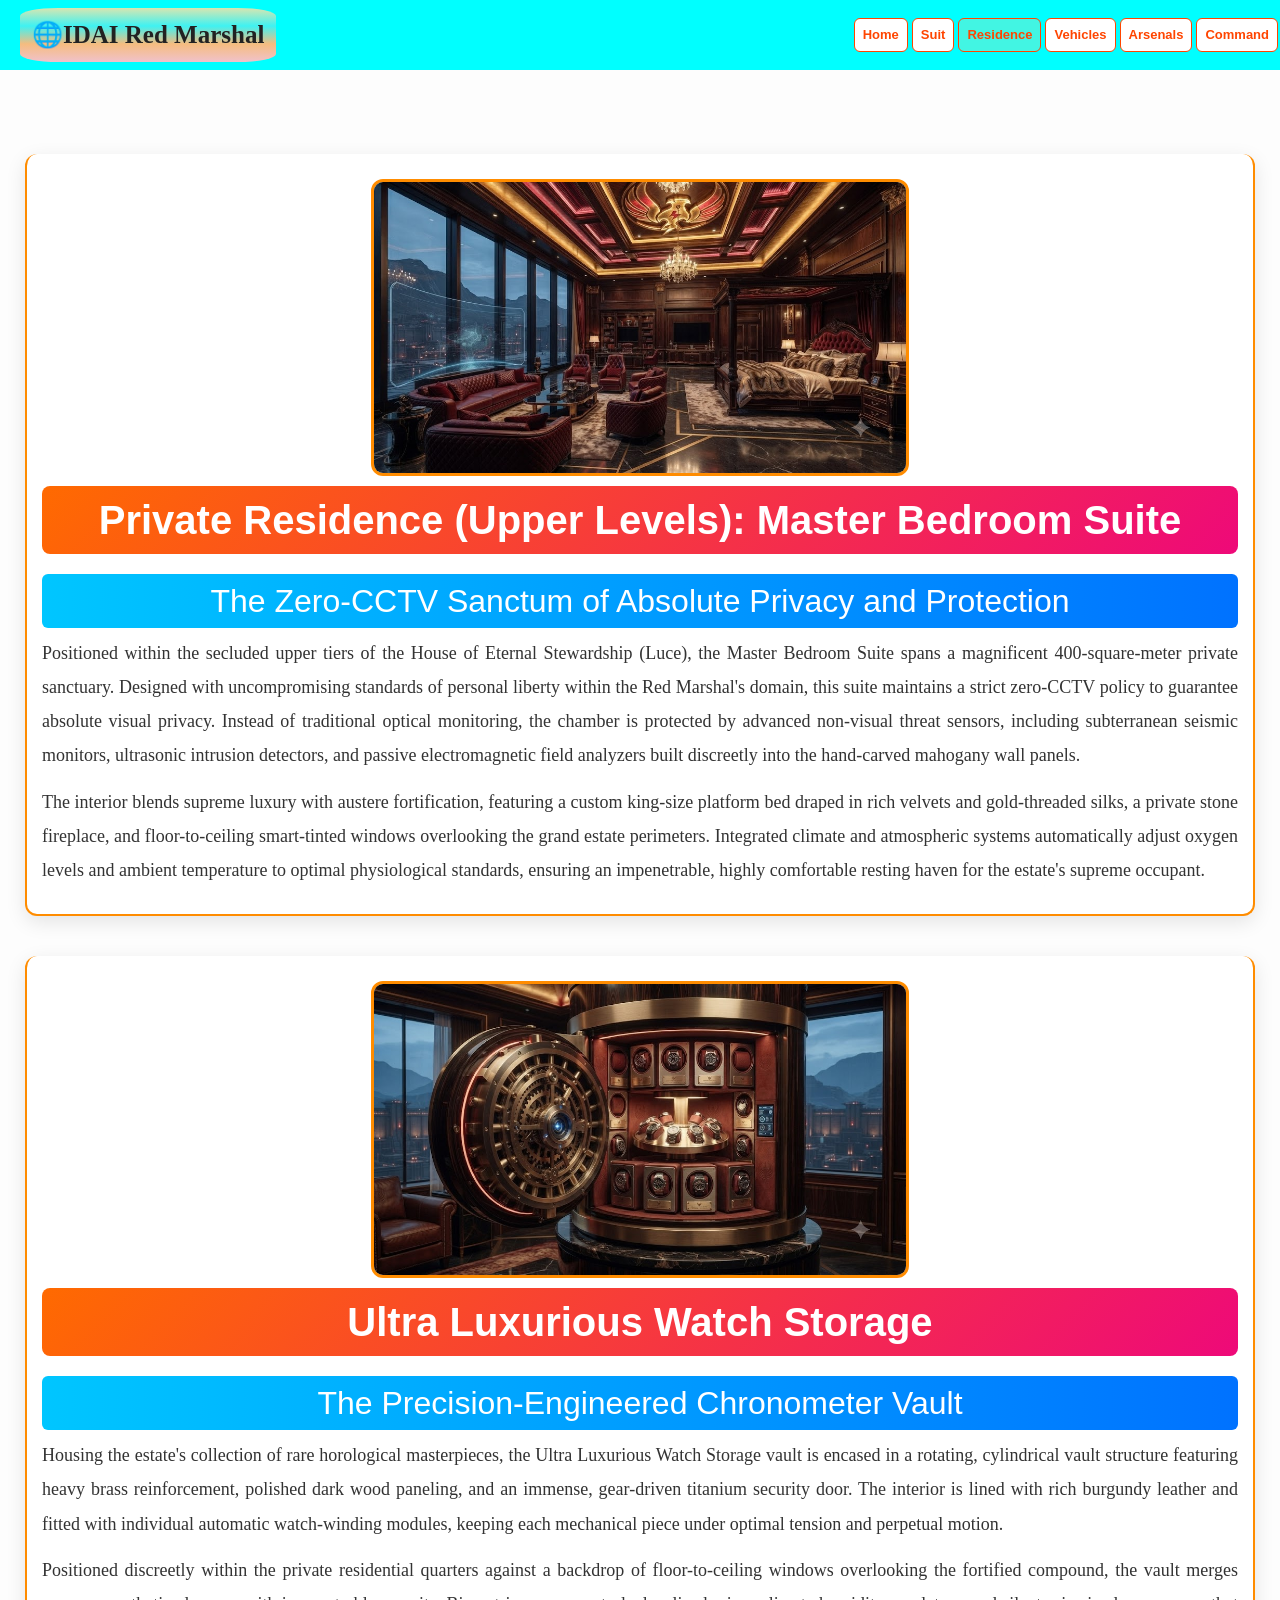
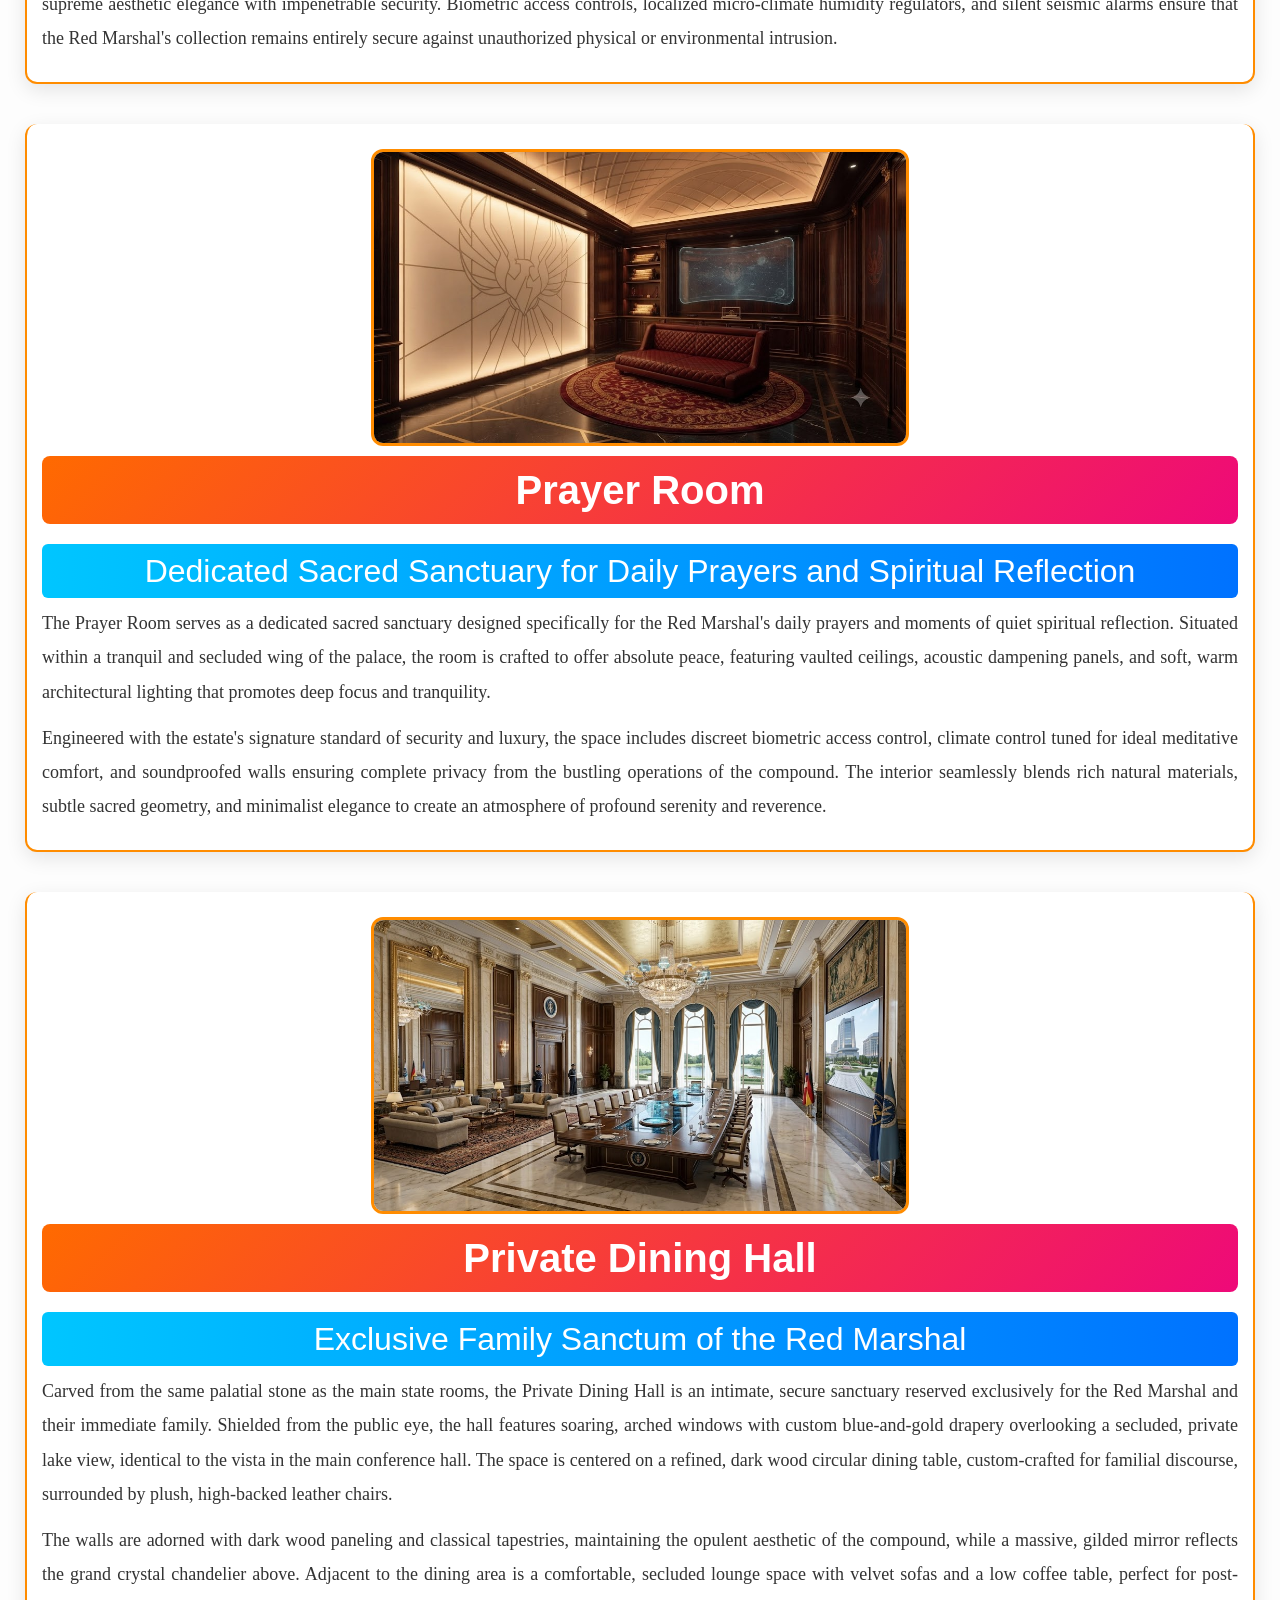
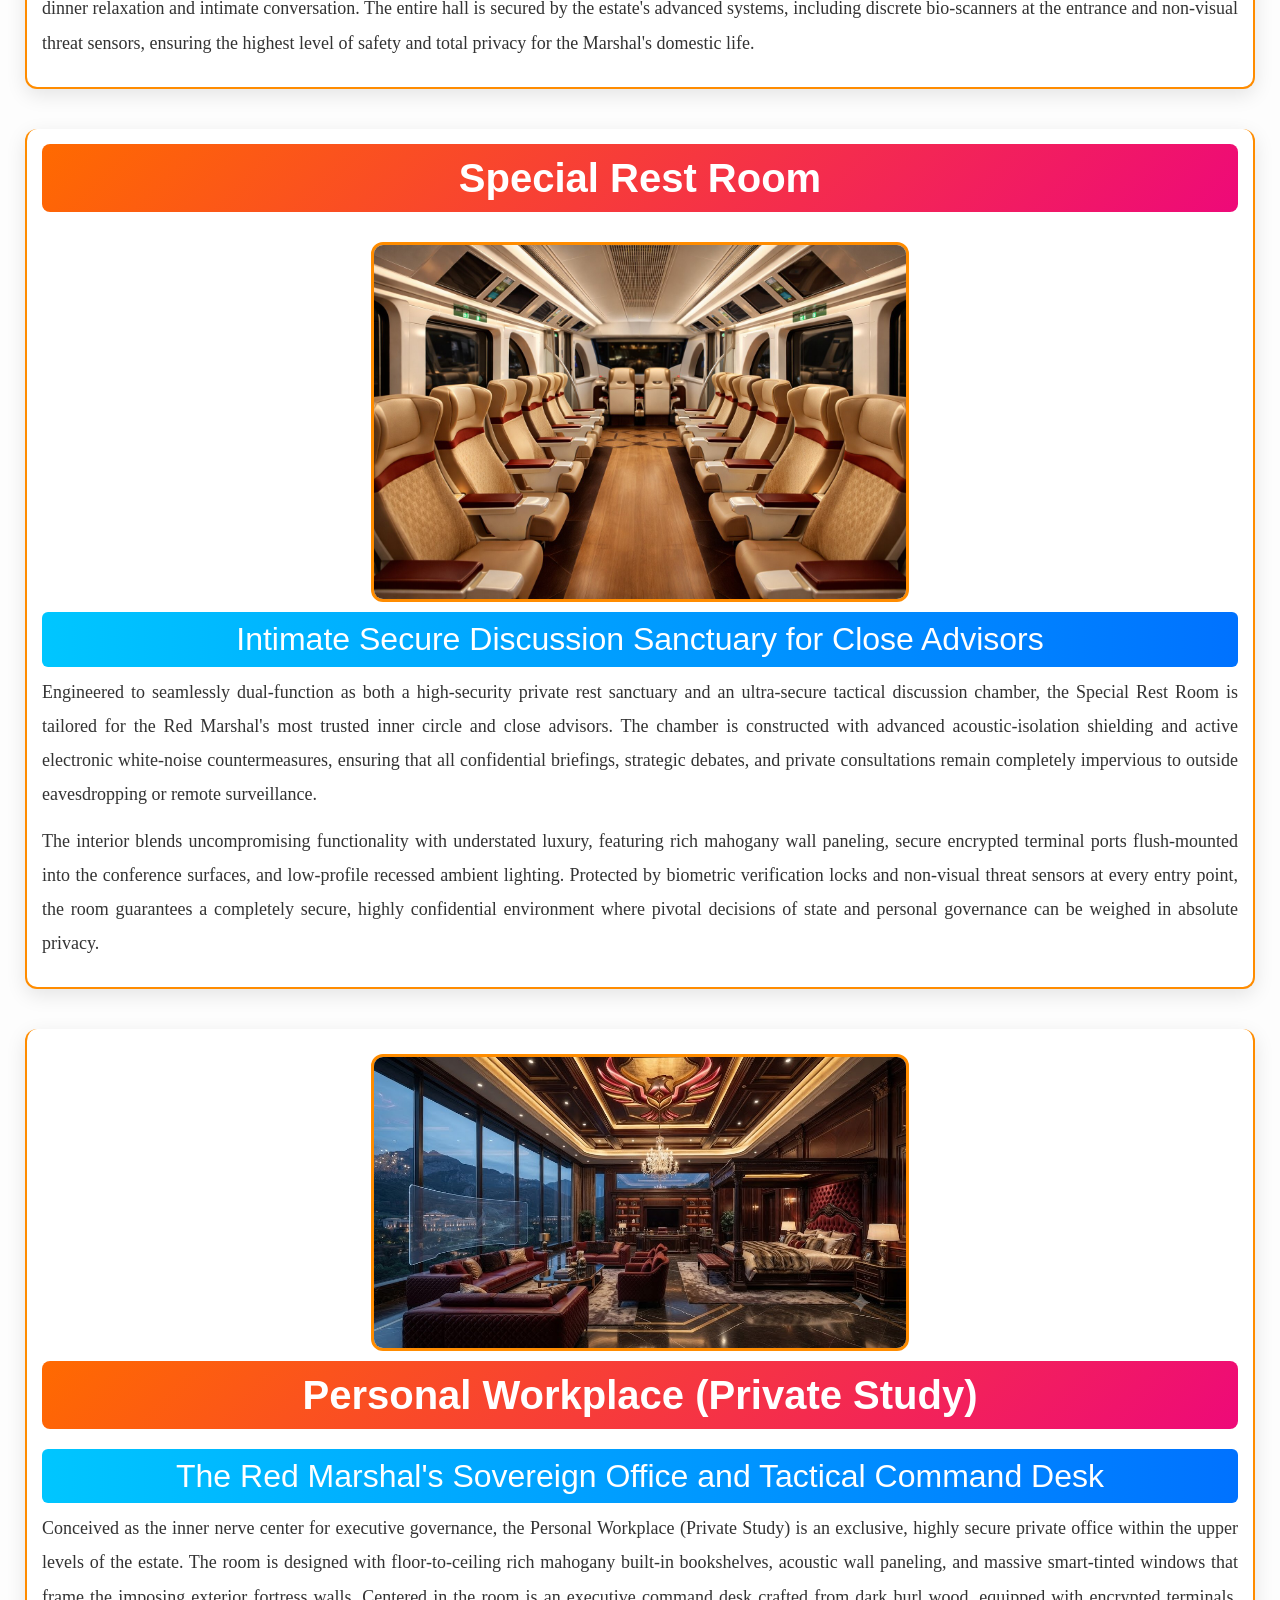
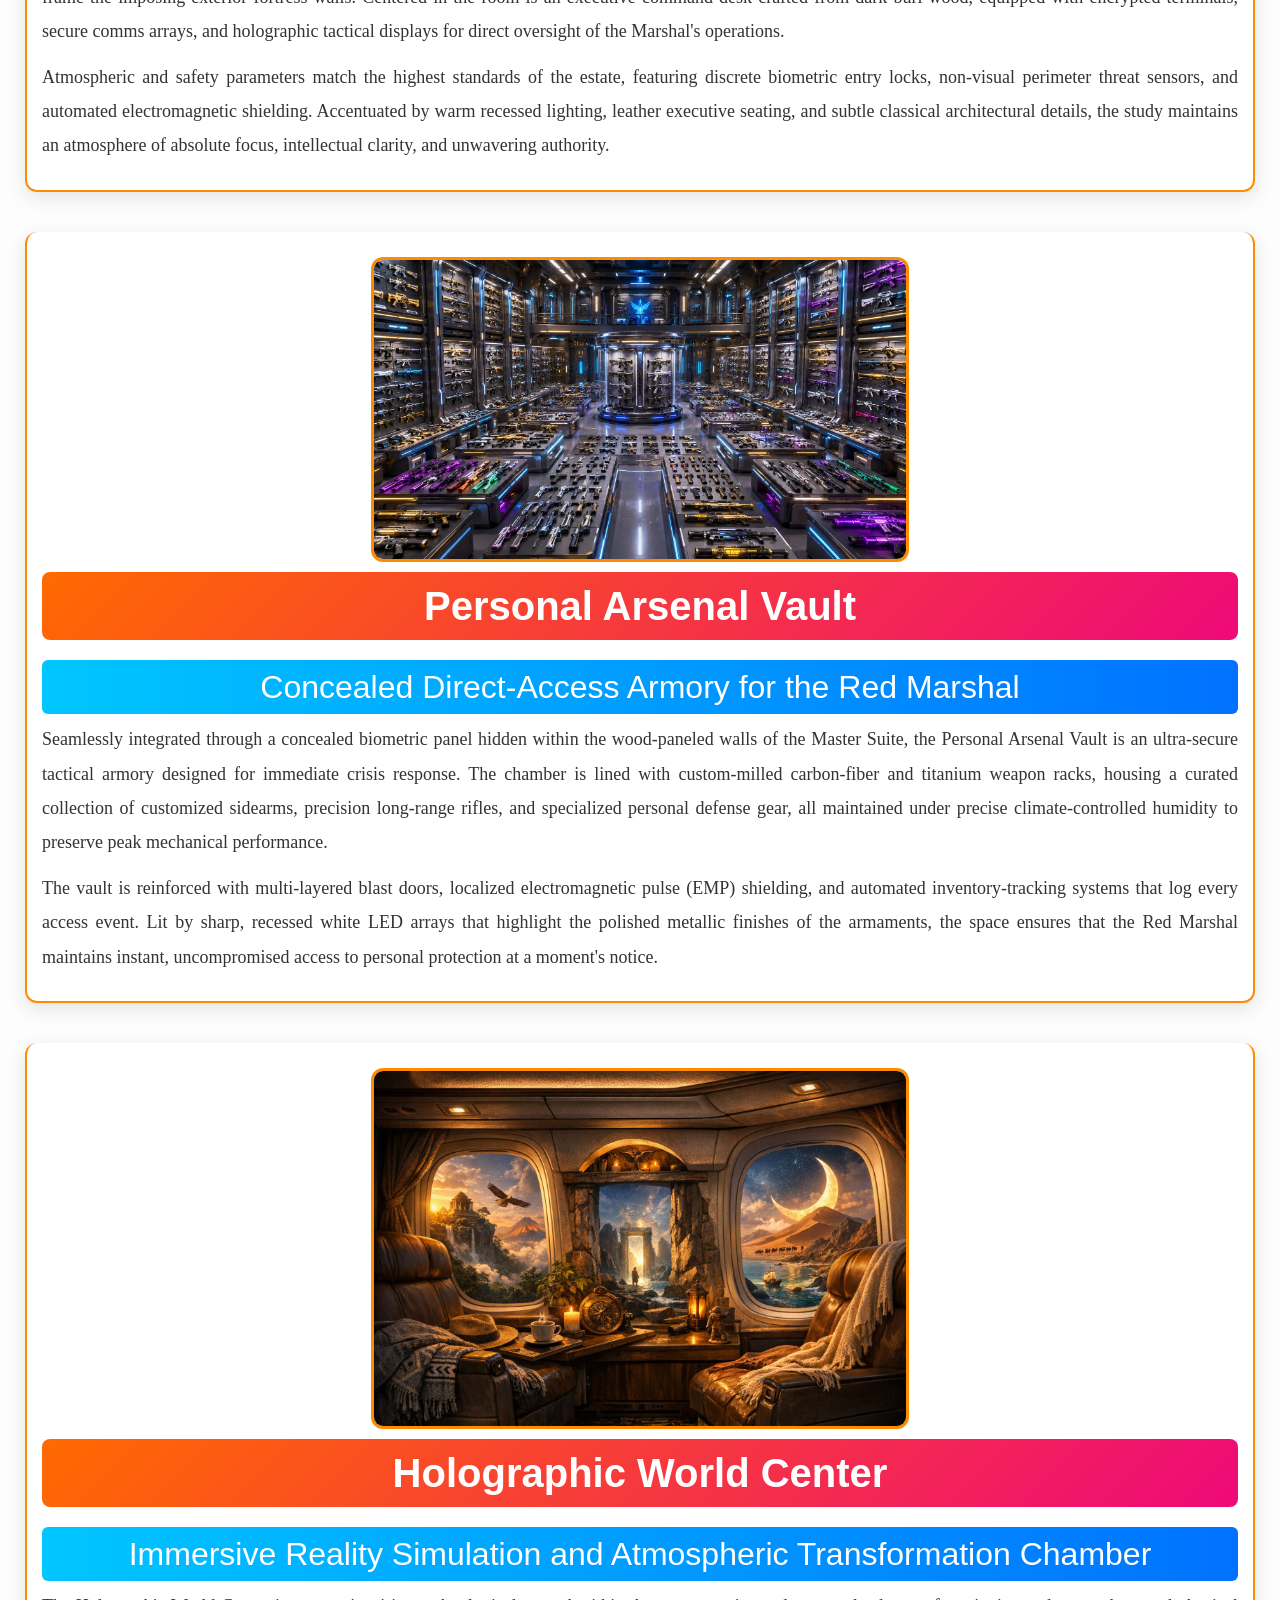
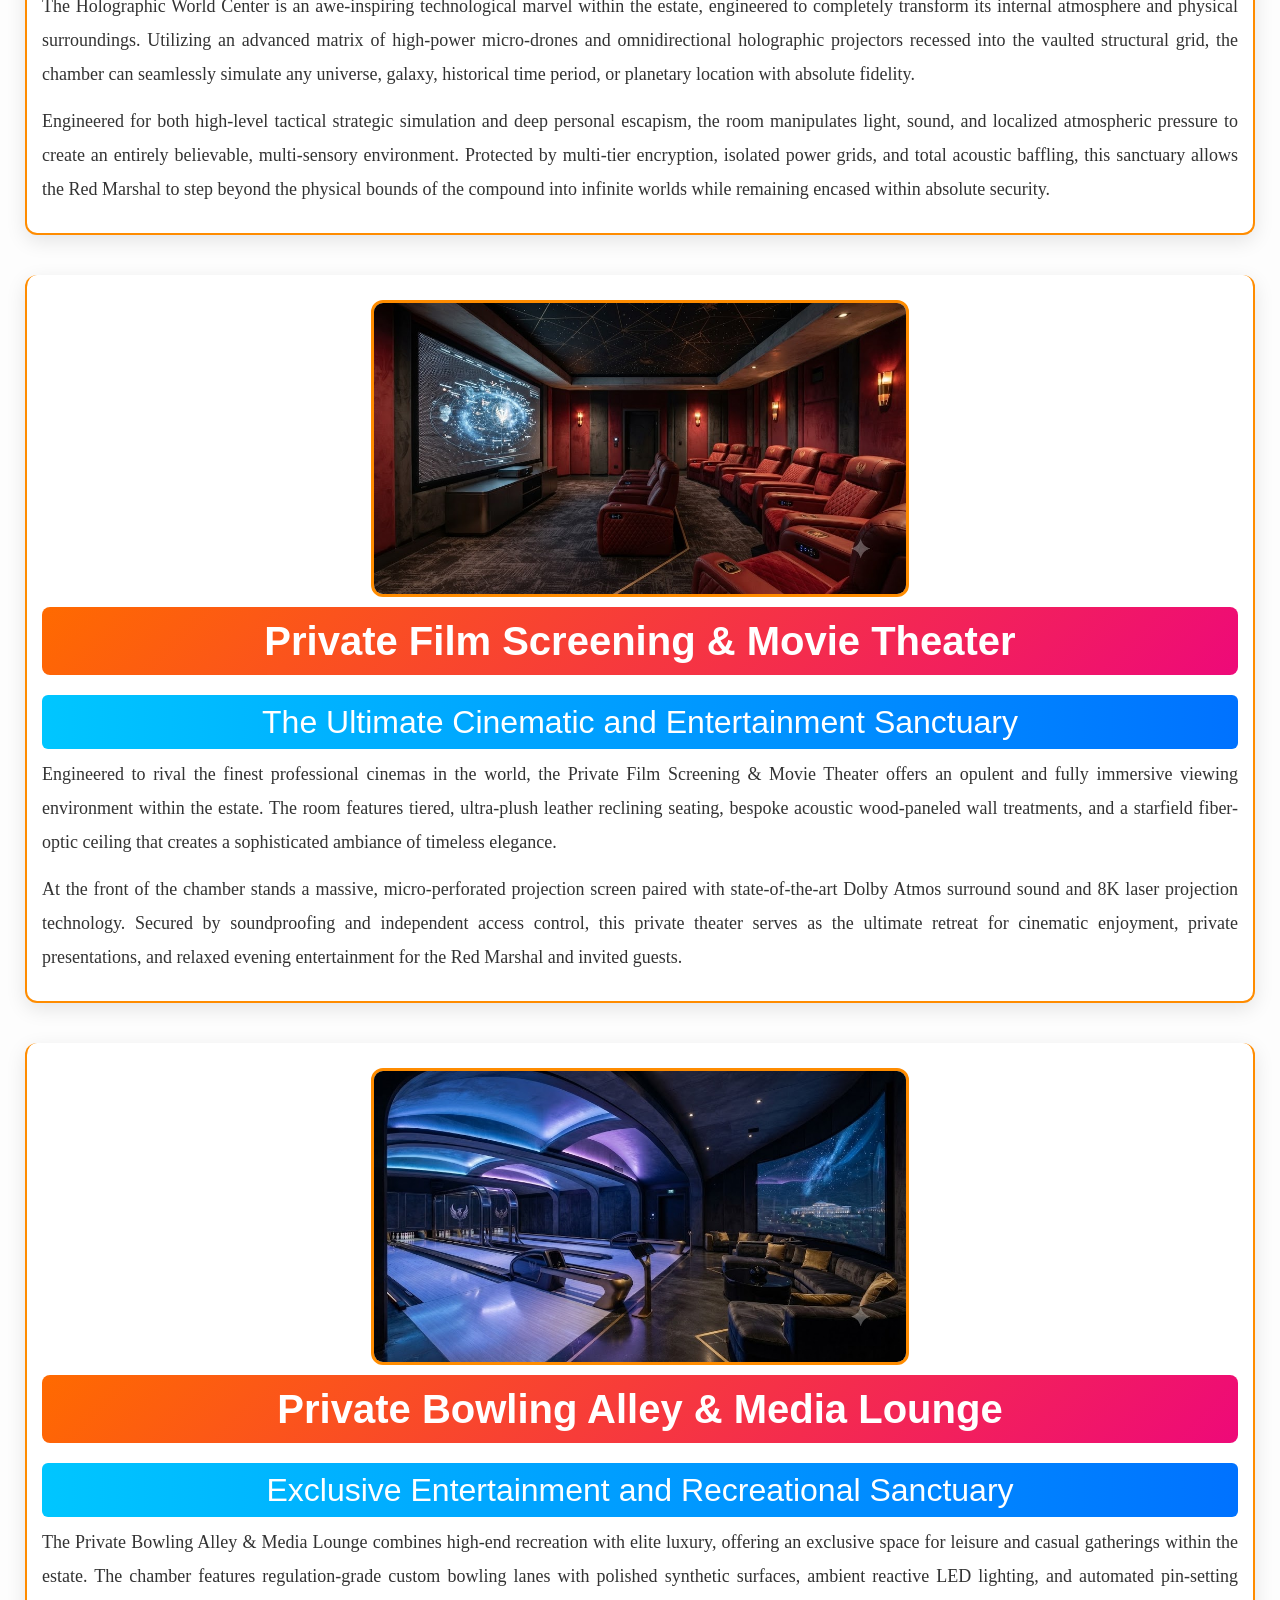
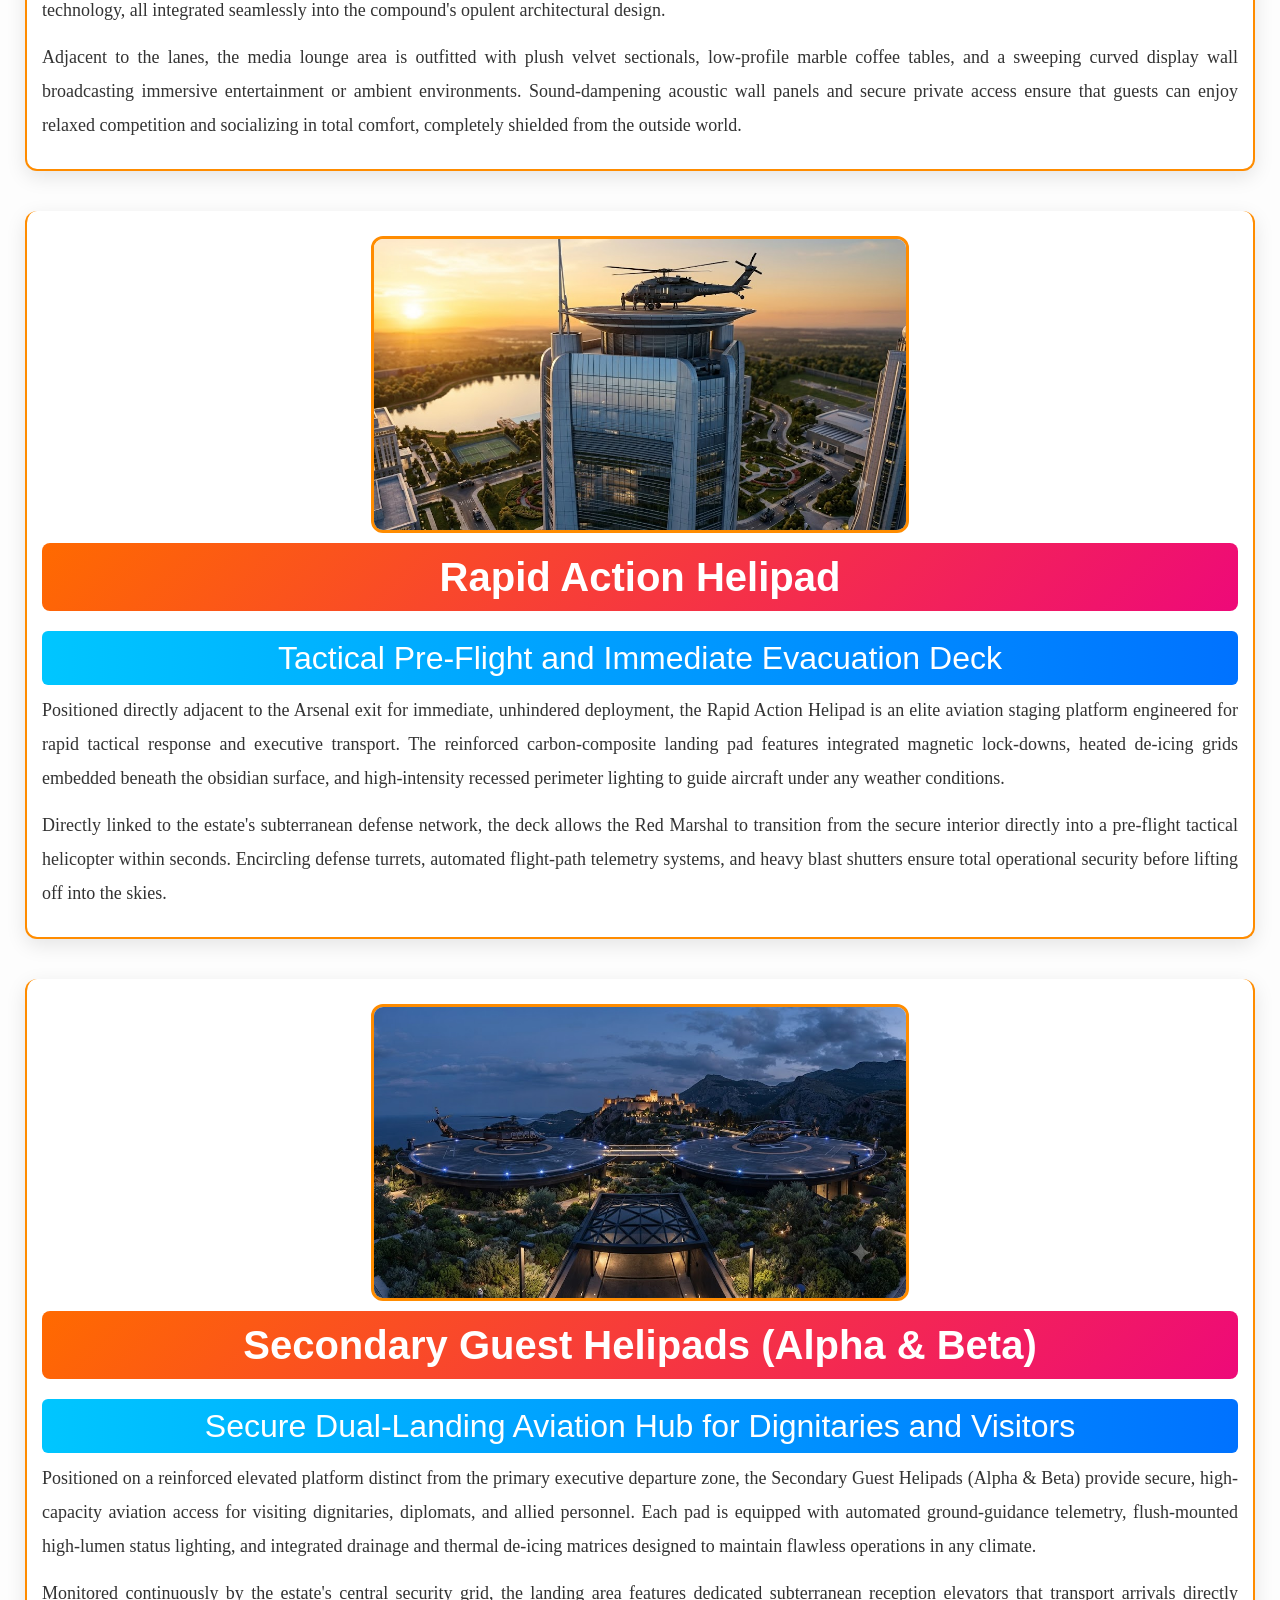
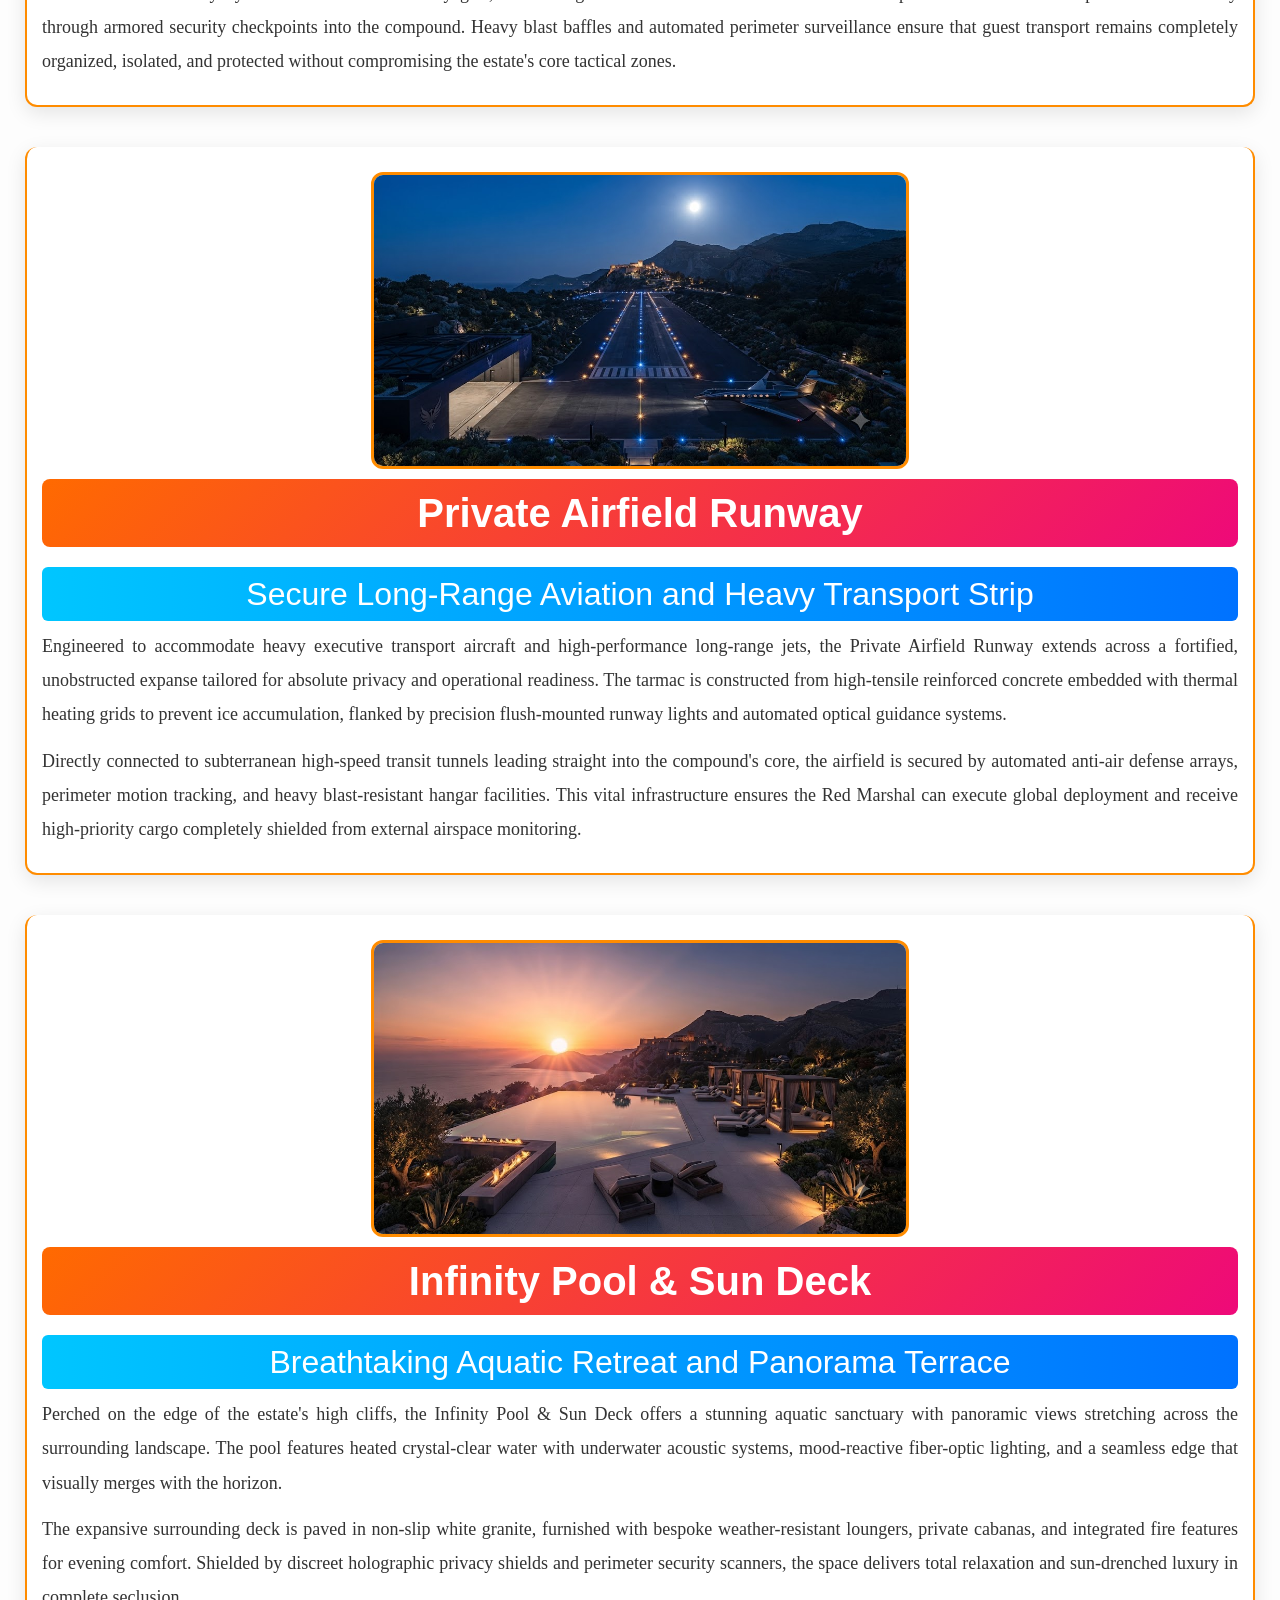
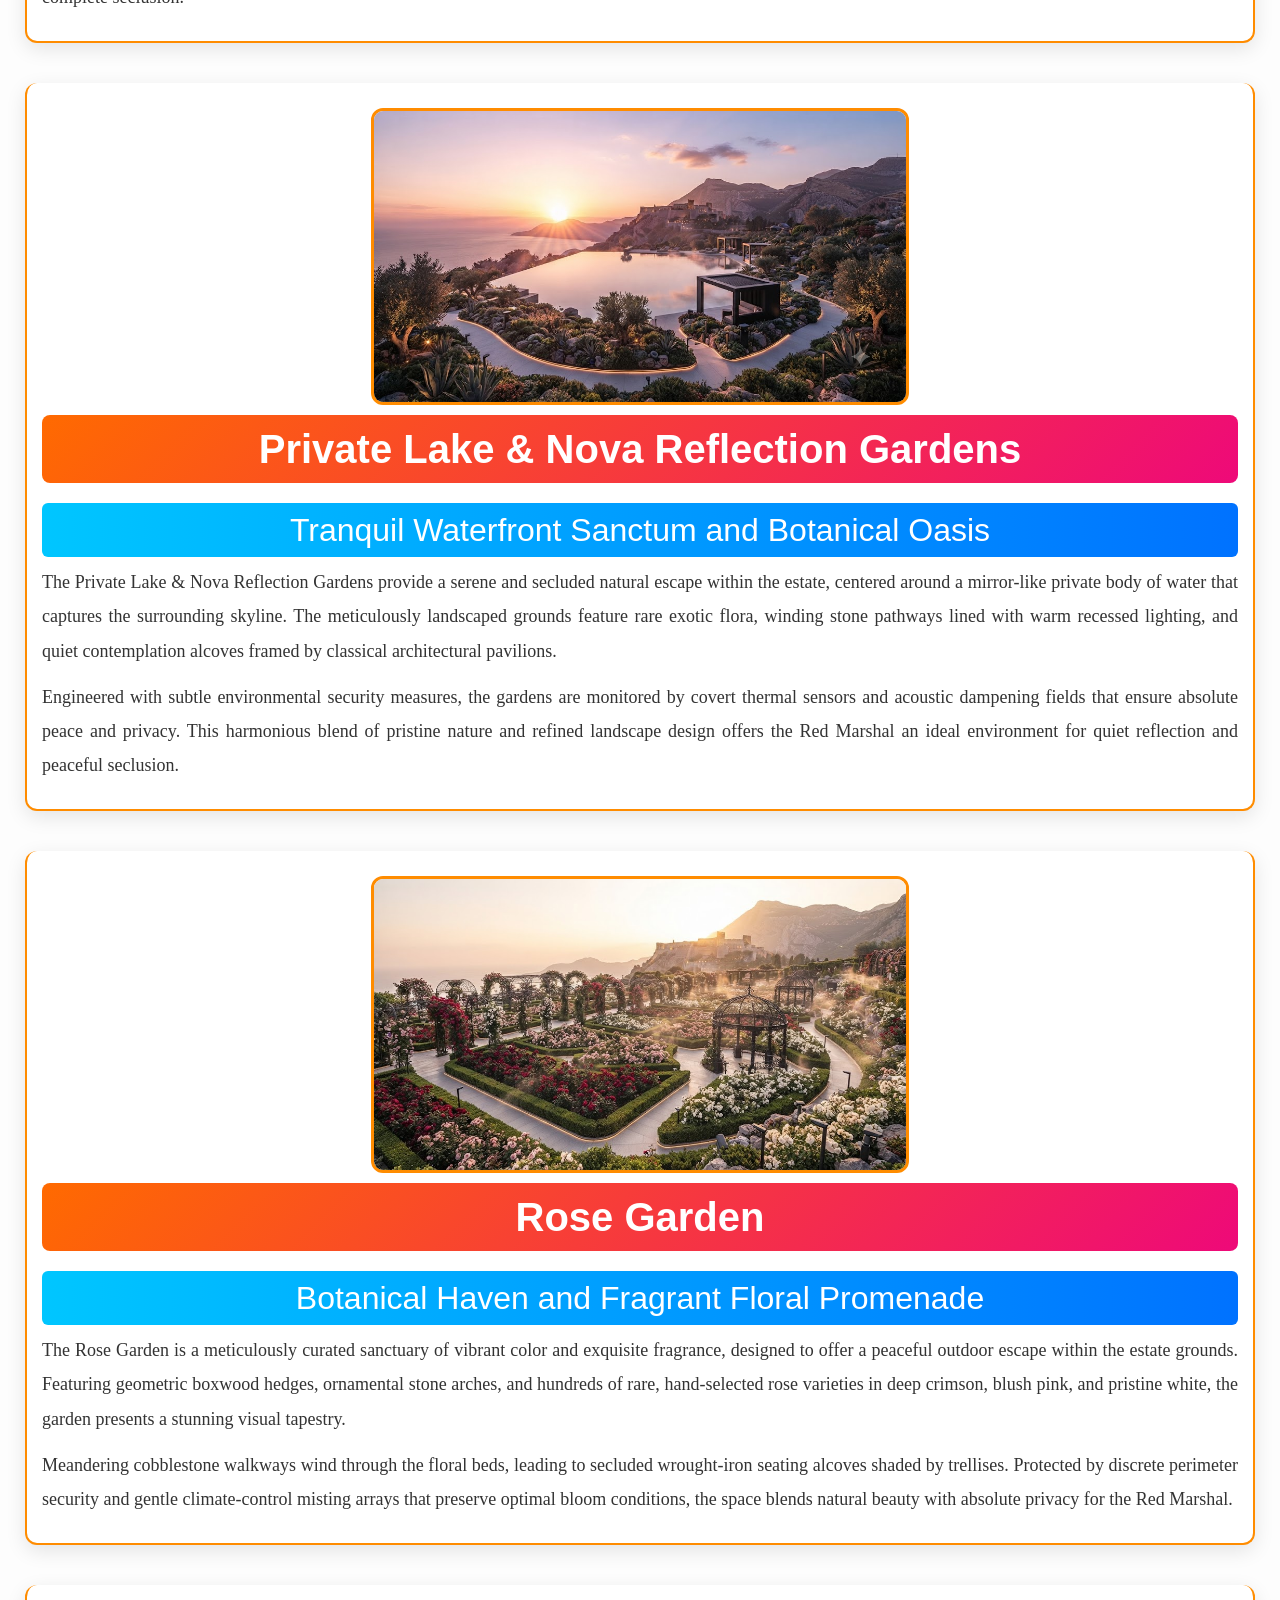
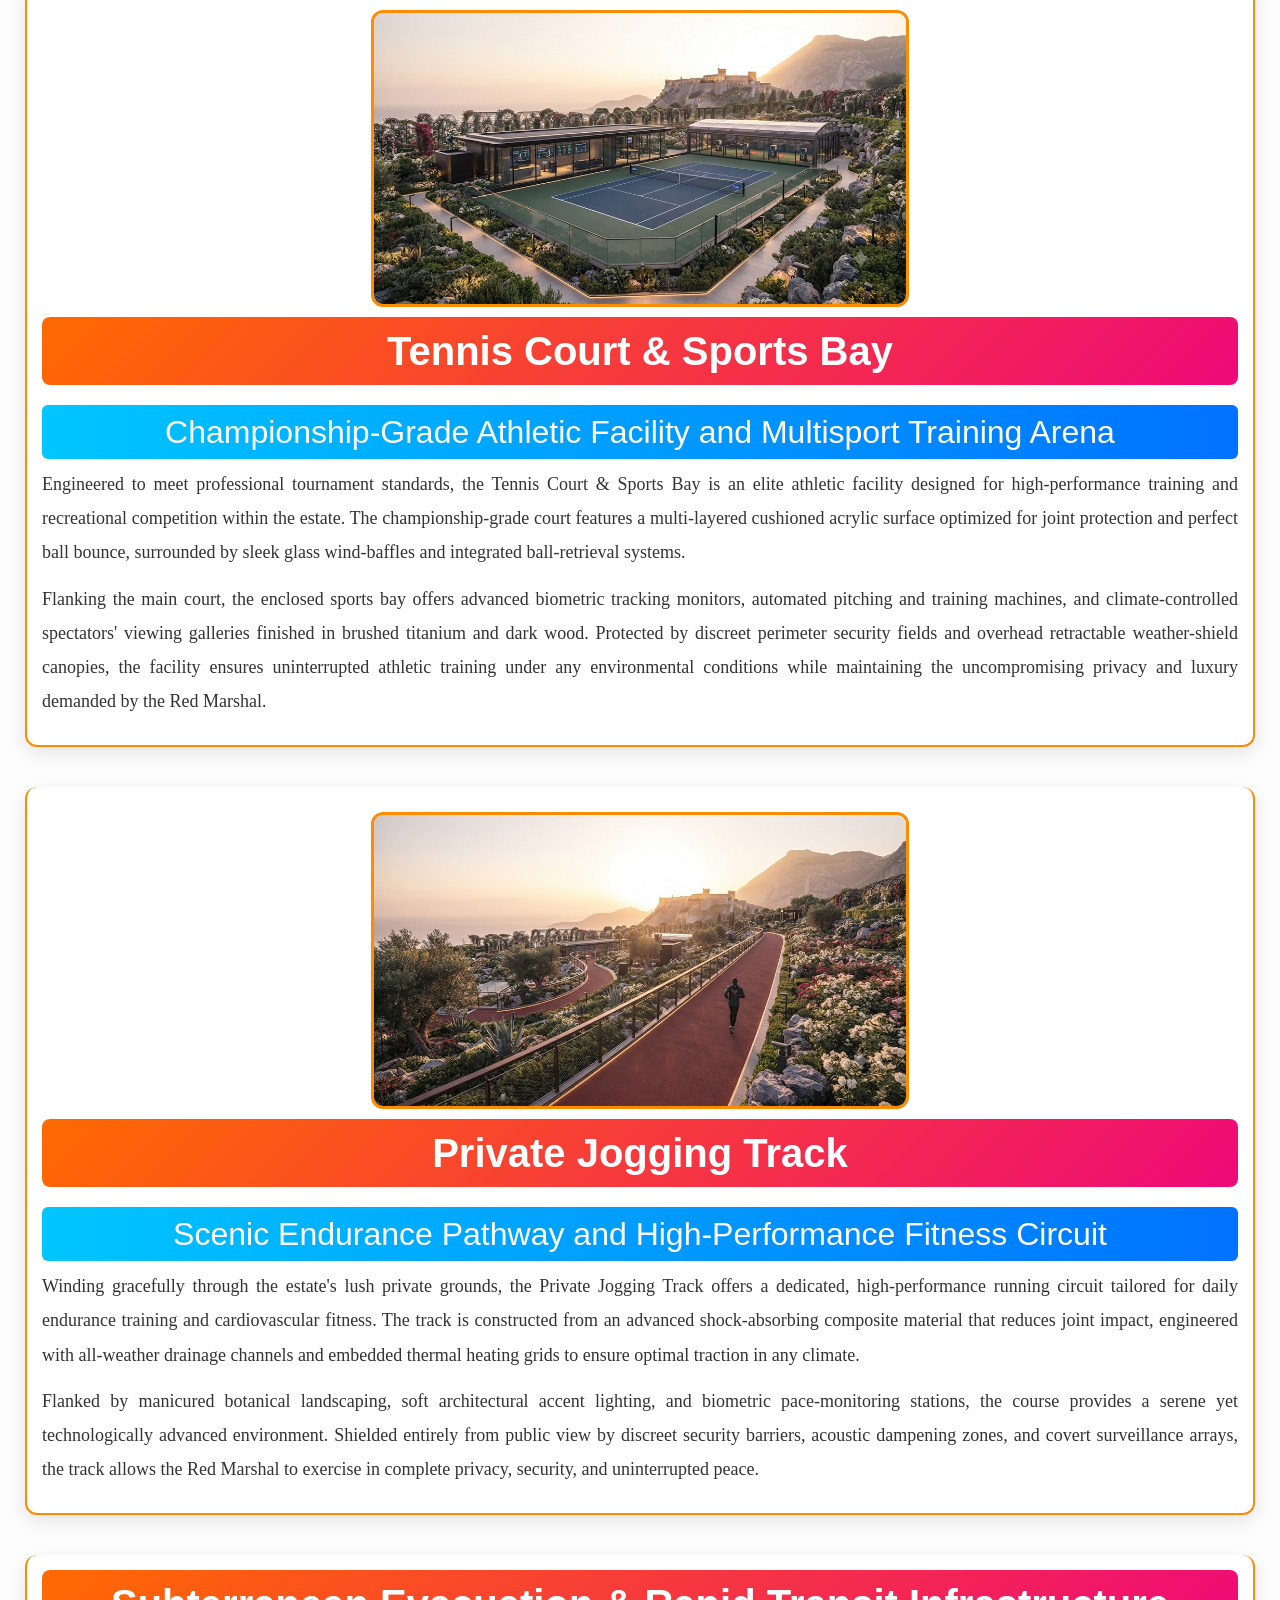
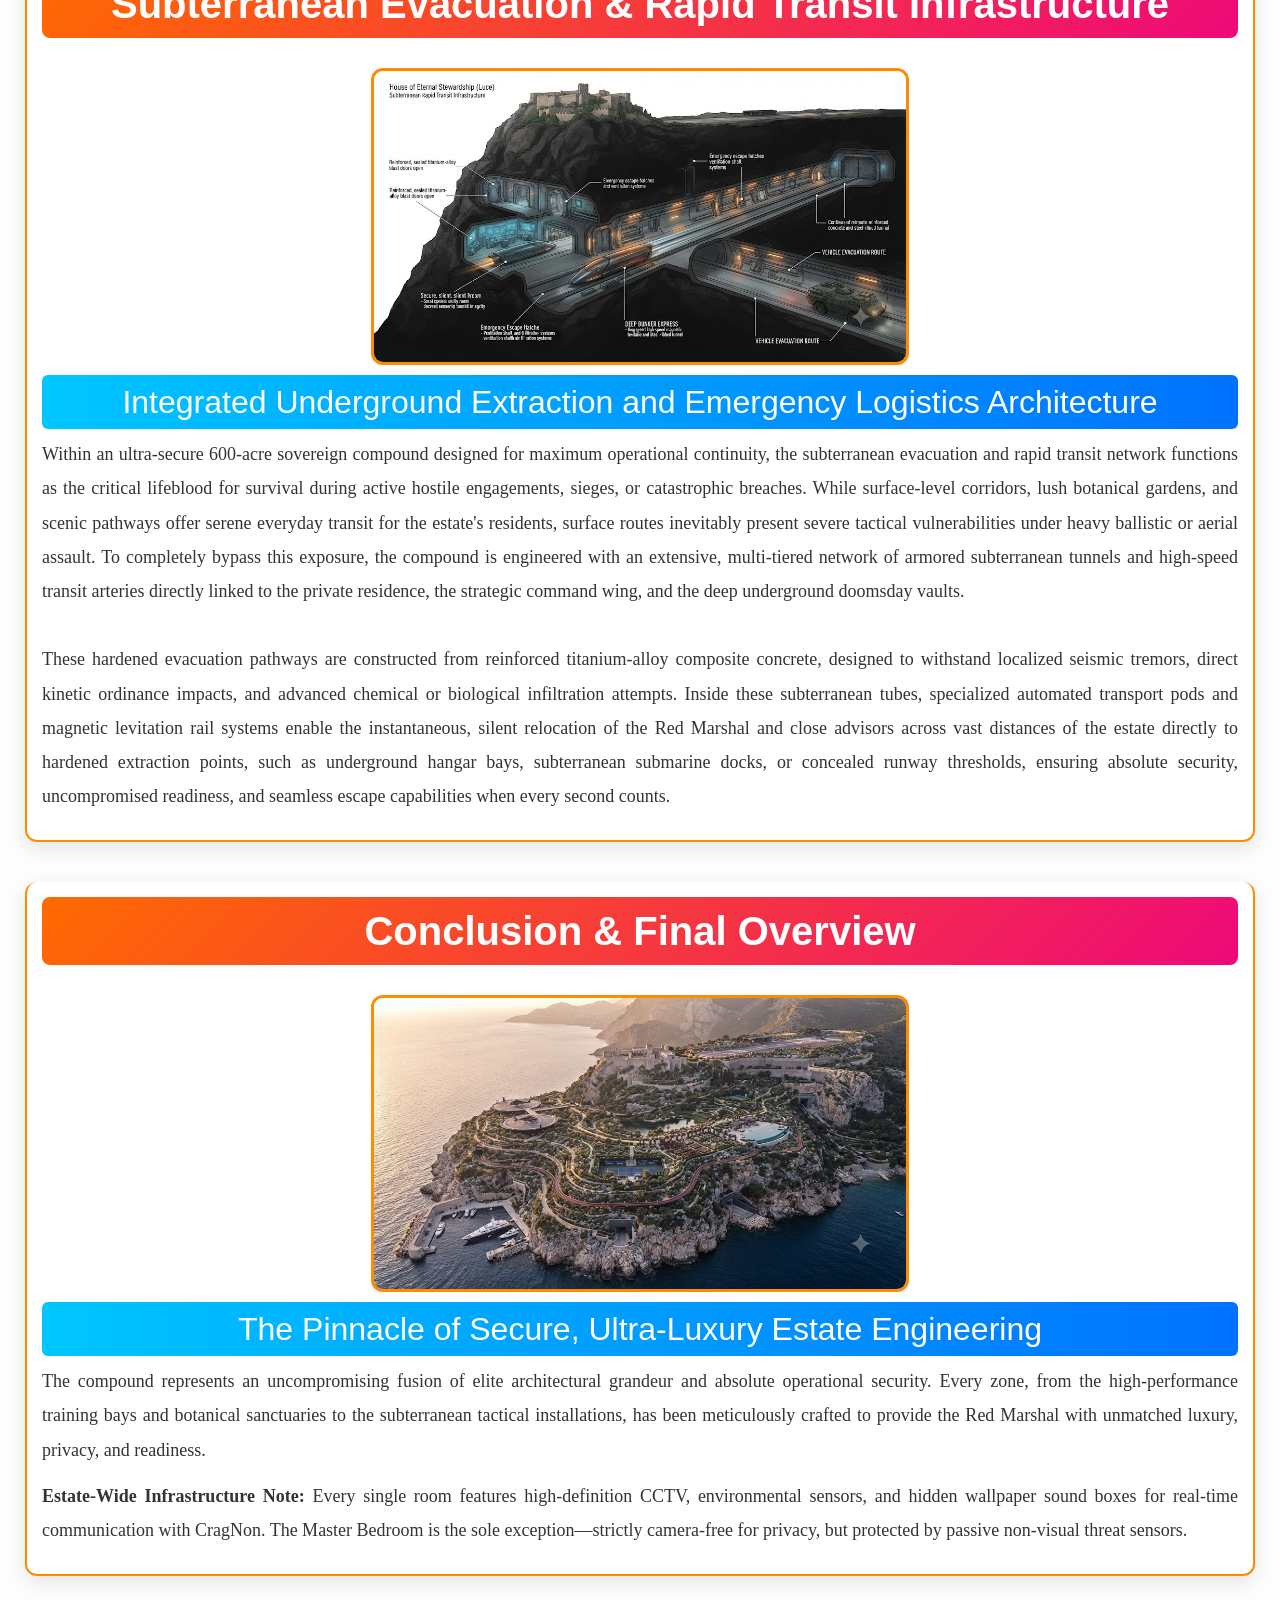
<file: more.html>
<!DOCTYPE html>
<html>
<head>
	<meta charset="utf-8">
	<meta name="viewport" content="width=device-width, initial-scale=1">
	<title>IDAI Red Marshal Residencial Zone: Luce</title>

	<link rel="stylesheet" type="text/css" href="Style.css">
	<link href="https://cdn.jsdelivr.net/npm/bootstrap@5.3.2/dist/css/bootstrap.min.css" rel="stylesheet">

  <style>
    /* Navbar */ 
    .navbar {
      background: linear-gradient(90deg, #FFD700, #FF8C00);
      position: fixed;
      top: 0;
      left: 0;
      width: 100%;
      z-index: 1000;
      margin: 0 !important;
      padding: 5 !important;   /* Bootstrap default padding override */
    }

    .navbar .container-fluid {
      padding: 0 !important;   /* container padding override */
    }

    .navbar-brand {
      font-weight: bold;
      color: #222 !important;
      font-size: 16px;
      margin: 0;
      padding: 8px 12px;
    }

    .nav-link {
      display: inline-block;
      background-color: #fff;
      color: #FF4500 !important;
      font-weight: 600;
      font-size: 13px;
      padding: 6px 12px;
      margin: 2px;
      border-radius: 6px;
      border: 1px solid #FF4500;
      transition: all 0.3s ease;
      text-decoration: none;
    }

    .nav-link:hover {
      background-color: #FFD700;
      color: #111 !important;
      box-shadow: 0 0 12px #FF8C00;
      transform: scale(1.05);
    }

    .special {
      background-color: #42f5e3;
    }

    .special:hover {
      background: #42f5e3;
    }

    .para{
      width:auto;
      text-align: justify;
      height:auto;
      margin-left:20px;
      margin-right:20px;
      padding:15px;
      border:1.5px solid #1a6bed;
      border-radius:10px;
    }

    /* Body padding so content doesn't hide under fixed navbar */
    body {
      padding-top: 60px;
      font-family: 'Segoe UI', Tahoma, Geneva, Verdana, sans-serif;
      background: #fdfdfd;
      color: #222;
    }

    /* Footer */
    footer {
      text-align: center;
      background: linear-gradient(90deg, #FFD700, #FF8C00);
      padding: 15px;
      color: #111;
      font-size: 14px;
      border-top: 3px solid #FF4500;
      font-weight: bold;
    }

    /* Responsive */
    @media (max-width: 1100px) {
      .nav-link {
        font-size: 14px;
        padding: 8px;
        width: 90%; /* বাটনগুলো বড় হয়ে যাওয়ার সমস্যা এড়াবে */
        margin:5px;
      }
      .navbar-brand {
        font-size: 13px;
      }
    }

    @media (max-width: 1000px) {
  body {
    margin-left: 3px !important;
    margin-right: 3px !important;
    margin-top:30px !important;
    padding: 0 !important;

    h2{
      margin-top:50px !important;
    }
  }

  .section {
    margin-left: 5px !important;
    margin-right: 5px !important;
    padding: 10px !important;
    width: auto;
  }

  .navbar {
    padding: 5px !important;
    margin: 0 !important;
    display: flex;
    align-items: center;
    justify-content: space-between;
  }

  .navbar-brand {
    font-size: 12px !important;
    margin-left: 10px !important;
  }

  .nav-link {
    font-size: 13px !important;
    padding: 6px 10px !important;
    margin: 3px 0 !important;
    width: 100%;
    display: block;
  }

  .min {
    margin: 10px auto !important;
    padding: 8px !important;
    font-size: 12px !important;
    width: auto;
  }

  img {
    width: 95% !important;
    margin: 5px auto !important;
  }

  .events {
    margin: 5px !important;
    padding: 12px !important;
  }

  .best-brand, .sovereign-state, .state-brand {
    margin: 8px auto !important;
    padding: 12px !important;
    width: auto;
  }

  .explore-container {
    flex-direction: column;
    align-items: center;
    gap: 10px;
  }

  .explore-btn {
    width: 90% !important;
    margin-bottom: 10px !important;
    padding: 12px !important;
    font-size: 14px !important;
  }

  footer {
    padding: 8px !important;
    font-size: 12px !important;
  }
}


@media (max-width: 1000px) {
  .section {
    margin: 8px !important;
    padding: 10px !important;
    width: auto;
  }

  /* Nested section inside section */
  .section .section {
    margin: 5px !important;
    padding: 8px !important;
    width: auto;
    background: #fff;          /* nested section আলাদা বোঝানোর জন্য */
    border: 1px solid #ddd;    /* subtle border */
    border-radius: 8px;
  }

  .section .section p {
    font-size: 14px !important;
    line-height: 1.6 !important;
    margin: 5px 0 !important;
  }
}
  </style>
</head>
<body>

  <nav class="navbar navbar-expand-lg">
    <div class="container-fluid">
      <a class="navbar-brand" href="#">🌐IDAI Red Marshal</a>
      <button class="navbar-toggler" type="button" data-bs-toggle="collapse" 
              data-bs-target="#navbarNav" aria-controls="navbarNav" 
              aria-expanded="false" aria-label="Toggle navigation">
        <span class="navbar-toggler-icon"></span>
      </button>
      <div class="collapse navbar-collapse" id="navbarNav">
        <ul class="navbar-nav ms-auto">
          <li class="nav-item"><a class="nav-link " href="index.html">Home</a></li>
          <li class="nav-item"><a class="nav-link " href="suit.html">Suit</a></li>
          <li class="nav-item"><a class="nav-link special" href="house.html">Residence</a></li>
          <li class="nav-item"><a class="nav-link " href="vehicle.html">Vehicles</a> </li>
          <li class="nav-item"><a class="nav-link" href="arsenal.html">Arsenals</a></li>
          <li class="nav-item"><a class="nav-link " href="Command.html">Command</a></li> 
        </ul>
      </div>
    </div>
  </nav><br>

<div class="section"> 
  <center><img src="Master Bedroom Suite.jpg" alt="Master Bedroom Suite"></center>
  <h2> Private Residence (Upper Levels): Master Bedroom Suite </h2> 
  <h3> The Zero-CCTV Sanctum of Absolute Privacy and Protection </h3> 
  <p> 
    Positioned within the secluded upper tiers of the House of Eternal Stewardship (Luce), the Master Bedroom Suite spans a magnificent 400-square-meter private sanctuary. Designed with uncompromising standards of personal liberty within the Red Marshal's domain, this suite maintains a strict zero-CCTV policy to guarantee absolute visual privacy. Instead of traditional optical monitoring, the chamber is protected by advanced non-visual threat sensors, including subterranean seismic monitors, ultrasonic intrusion detectors, and passive electromagnetic field analyzers built discreetly into the hand-carved mahogany wall panels.
  </p> 
  <p> 
    The interior blends supreme luxury with austere fortification, featuring a custom king-size platform bed draped in rich velvets and gold-threaded silks, a private stone fireplace, and floor-to-ceiling smart-tinted windows overlooking the grand estate perimeters. Integrated climate and atmospheric systems automatically adjust oxygen levels and ambient temperature to optimal physiological standards, ensuring an impenetrable, highly comfortable resting haven for the estate's supreme occupant.
  </p> 
</div>

<div class="section"> 
  <center><img src="Ultra Luxurious Watch Storage.jpg" alt="Ultra Luxurious Watch Storage"></center>
  <h2> Ultra Luxurious Watch Storage </h2> 
  <h3> The Precision-Engineered Chronometer Vault </h3> 
  <p> 
    Housing the estate's collection of rare horological masterpieces, the Ultra Luxurious Watch Storage vault is encased in a rotating, cylindrical vault structure featuring heavy brass reinforcement, polished dark wood paneling, and an immense, gear-driven titanium security door. The interior is lined with rich burgundy leather and fitted with individual automatic watch-winding modules, keeping each mechanical piece under optimal tension and perpetual motion.
  </p> 
  <p> 
    Positioned discreetly within the private residential quarters against a backdrop of floor-to-ceiling windows overlooking the fortified compound, the vault merges supreme aesthetic elegance with impenetrable security. Biometric access controls, localized micro-climate humidity regulators, and silent seismic alarms ensure that the Red Marshal's collection remains entirely secure against unauthorized physical or environmental intrusion.
  </p> 
</div>

<div class="section"> 
  <center><img src="Prayer Room.jpg" alt="Prayer Room"></center>
  <h2> Prayer Room </h2> 
  <h3> Dedicated Sacred Sanctuary for Daily Prayers and Spiritual Reflection </h3> 
  <p> 
    The Prayer Room serves as a dedicated sacred sanctuary designed specifically for the Red Marshal's daily prayers and moments of quiet spiritual reflection. Situated within a tranquil and secluded wing of the palace, the room is crafted to offer absolute peace, featuring vaulted ceilings, acoustic dampening panels, and soft, warm architectural lighting that promotes deep focus and tranquility.
  </p> 
  <p> 
    Engineered with the estate's signature standard of security and luxury, the space includes discreet biometric access control, climate control tuned for ideal meditative comfort, and soundproofed walls ensuring complete privacy from the bustling operations of the compound. The interior seamlessly blends rich natural materials, subtle sacred geometry, and minimalist elegance to create an atmosphere of profound serenity and reverence.
  </p> 
</div>

<div class="section"> 
  <center><img src="State Dining Hall.jpg" alt="Private Dining Hall"></center>
  <h2> Private Dining Hall</h2> 
  <h3> Exclusive Family Sanctum of the Red Marshal </h3> 
  <p> 
    Carved from the same palatial stone as the main state rooms, the Private Dining Hall is an intimate, secure sanctuary reserved exclusively for the Red Marshal and their immediate family. Shielded from the public eye, the hall features soaring, arched windows with custom blue-and-gold drapery overlooking a secluded, private lake view, identical to the vista in the main conference hall. The space is centered on a refined, dark wood circular dining table, custom-crafted for familial discourse, surrounded by plush, high-backed leather chairs. 
  </p> 
  <p> 
    The walls are adorned with dark wood paneling and classical tapestries, maintaining the opulent aesthetic of the compound, while a massive, gilded mirror reflects the grand crystal chandelier above. Adjacent to the dining area is a comfortable, secluded lounge space with velvet sofas and a low coffee table, perfect for post-dinner relaxation and intimate conversation. The entire hall is secured by the estate's advanced systems, including discrete bio-scanners at the entrance and non-visual threat sensors, ensuring the highest level of safety and total privacy for the Marshal's domestic life.
  </p> 
</div>

<div class="section">
  <h2>Special Rest Room</h2>
  <center>
    <img src="Special Rest Center.jpg">
  </center>
  <h3>Intimate Secure Discussion Sanctuary for Close Advisors</h3>
  <p>
    Engineered to seamlessly dual-function as both a high-security private rest sanctuary and an ultra-secure tactical discussion chamber, the Special Rest Room is tailored for the Red Marshal's most trusted inner circle and close advisors. The chamber is constructed with advanced acoustic-isolation shielding and active electronic white-noise countermeasures, ensuring that all confidential briefings, strategic debates, and private consultations remain completely impervious to outside eavesdropping or remote surveillance.
  </p>
  <p>
    The interior blends uncompromising functionality with understated luxury, featuring rich mahogany wall paneling, secure encrypted terminal ports flush-mounted into the conference surfaces, and low-profile recessed ambient lighting. Protected by biometric verification locks and non-visual threat sensors at every entry point, the room guarantees a completely secure, highly confidential environment where pivotal decisions of state and personal governance can be weighed in absolute privacy.
  </p>
</div>

<div class="section"> 
  <center><img src="Personal Workplace (Private Study).jpg" alt="Personal Workplace (Private Study)"></center>
  <h2> Personal Workplace (Private Study) </h2> 
  <h3> The Red Marshal's Sovereign Office and Tactical Command Desk </h3> 
  <p> 
    Conceived as the inner nerve center for executive governance, the Personal Workplace (Private Study) is an exclusive, highly secure private office within the upper levels of the estate. The room is designed with floor-to-ceiling rich mahogany built-in bookshelves, acoustic wall paneling, and massive smart-tinted windows that frame the imposing exterior fortress walls. Centered in the room is an executive command desk crafted from dark burl wood, equipped with encrypted terminals, secure comms arrays, and holographic tactical displays for direct oversight of the Marshal's operations.
  </p> 
  <p> 
    Atmospheric and safety parameters match the highest standards of the estate, featuring discrete biometric entry locks, non-visual perimeter threat sensors, and automated electromagnetic shielding. Accentuated by warm recessed lighting, leather executive seating, and subtle classical architectural details, the study maintains an atmosphere of absolute focus, intellectual clarity, and unwavering authority.
  </p> 
</div>

<div class="section"> 
  <center><img src="The Volt of Arsenal.jpg" alt="Personal Arsenal Vault"></center>
  <h2> Personal Arsenal Vault </h2> 
  <h3> Concealed Direct-Access Armory for the Red Marshal </h3> 
  <p> 
    Seamlessly integrated through a concealed biometric panel hidden within the wood-paneled walls of the Master Suite, the Personal Arsenal Vault is an ultra-secure tactical armory designed for immediate crisis response. The chamber is lined with custom-milled carbon-fiber and titanium weapon racks, housing a curated collection of customized sidearms, precision long-range rifles, and specialized personal defense gear, all maintained under precise climate-controlled humidity to preserve peak mechanical performance.
  </p> 
  <p> 
    The vault is reinforced with multi-layered blast doors, localized electromagnetic pulse (EMP) shielding, and automated inventory-tracking systems that log every access event. Lit by sharp, recessed white LED arrays that highlight the polished metallic finishes of the armaments, the space ensures that the Red Marshal maintains instant, uncompromised access to personal protection at a moment's notice.
  </p> 
</div>

<div class="section"> 
  <center><img src="Holographic world center.jpg" alt="Holographic World Center"></center>
  <h2> Holographic World Center </h2> 
  <h3> Immersive Reality Simulation and Atmospheric Transformation Chamber </h3> 
  <p> 
    The Holographic World Center is an awe-inspiring technological marvel within the estate, engineered to completely transform its internal atmosphere and physical surroundings. Utilizing an advanced matrix of high-power micro-drones and omnidirectional holographic projectors recessed into the vaulted structural grid, the chamber can seamlessly simulate any universe, galaxy, historical time period, or planetary location with absolute fidelity. 
  </p> 
  <p> 
    Engineered for both high-level tactical strategic simulation and deep personal escapism, the room manipulates light, sound, and localized atmospheric pressure to create an entirely believable, multi-sensory environment. Protected by multi-tier encryption, isolated power grids, and total acoustic baffling, this sanctuary allows the Red Marshal to step beyond the physical bounds of the compound into infinite worlds while remaining encased within absolute security.
  </p> 
</div>

<div class="section"> 
  <center><img src="Private Film Screening & Movie Theater.jpg" alt="Private Film Screening & Movie Theater"></center>
  <h2> Private Film Screening & Movie Theater </h2> 
  <h3> The Ultimate Cinematic and Entertainment Sanctuary </h3> 
  <p> 
    Engineered to rival the finest professional cinemas in the world, the Private Film Screening & Movie Theater offers an opulent and fully immersive viewing environment within the estate. The room features tiered, ultra-plush leather reclining seating, bespoke acoustic wood-paneled wall treatments, and a starfield fiber-optic ceiling that creates a sophisticated ambiance of timeless elegance. 
  </p> 
  <p> 
    At the front of the chamber stands a massive, micro-perforated projection screen paired with state-of-the-art Dolby Atmos surround sound and 8K laser projection technology. Secured by soundproofing and independent access control, this private theater serves as the ultimate retreat for cinematic enjoyment, private presentations, and relaxed evening entertainment for the Red Marshal and invited guests.
  </p> 
</div>

<div class="section"> 
  <center><img src="Private Bowling Alley & Media Lounge.jpg" alt="Private Bowling Alley & Media Lounge"></center>
  <h2> Private Bowling Alley & Media Lounge </h2> 
  <h3> Exclusive Entertainment and Recreational Sanctuary </h3> 
  <p> 
    The Private Bowling Alley & Media Lounge combines high-end recreation with elite luxury, offering an exclusive space for leisure and casual gatherings within the estate. The chamber features regulation-grade custom bowling lanes with polished synthetic surfaces, ambient reactive LED lighting, and automated pin-setting technology, all integrated seamlessly into the compound's opulent architectural design. 
  </p> 
  <p> 
    Adjacent to the lanes, the media lounge area is outfitted with plush velvet sectionals, low-profile marble coffee tables, and a sweeping curved display wall broadcasting immersive entertainment or ambient environments. Sound-dampening acoustic wall panels and secure private access ensure that guests can enjoy relaxed competition and socializing in total comfort, completely shielded from the outside world.
  </p> 
</div>

<div class="section"> 
  <center><img src="Helipad.jpg" alt="Rapid Action Helipad"></center>
  <h2> Rapid Action Helipad </h2> 
  <h3> Tactical Pre-Flight and Immediate Evacuation Deck </h3> 
  <p> 
    Positioned directly adjacent to the Arsenal exit for immediate, unhindered deployment, the Rapid Action Helipad is an elite aviation staging platform engineered for rapid tactical response and executive transport. The reinforced carbon-composite landing pad features integrated magnetic lock-downs, heated de-icing grids embedded beneath the obsidian surface, and high-intensity recessed perimeter lighting to guide aircraft under any weather conditions. 
  </p> 
  <p> 
    Directly linked to the estate's subterranean defense network, the deck allows the Red Marshal to transition from the secure interior directly into a pre-flight tactical helicopter within seconds. Encircling defense turrets, automated flight-path telemetry systems, and heavy blast shutters ensure total operational security before lifting off into the skies.
  </p> 
</div>

<div class="section"> 
  <center><img src="Secondary Guest Helipads.jpg" alt="Secondary Guest Helipads (Alpha & Beta)"></center>
  <h2> Secondary Guest Helipads (Alpha & Beta) </h2> 
  <h3> Secure Dual-Landing Aviation Hub for Dignitaries and Visitors </h3> 
  <p> 
    Positioned on a reinforced elevated platform distinct from the primary executive departure zone, the Secondary Guest Helipads (Alpha & Beta) provide secure, high-capacity aviation access for visiting dignitaries, diplomats, and allied personnel. Each pad is equipped with automated ground-guidance telemetry, flush-mounted high-lumen status lighting, and integrated drainage and thermal de-icing matrices designed to maintain flawless operations in any climate. 
  </p> 
  <p> 
    Monitored continuously by the estate's central security grid, the landing area features dedicated subterranean reception elevators that transport arrivals directly through armored security checkpoints into the compound. Heavy blast baffles and automated perimeter surveillance ensure that guest transport remains completely organized, isolated, and protected without compromising the estate's core tactical zones.
  </p> 
</div>

<div class="section"> 
  <center><img src="Private Airfield Runway.jpg" alt="Private Airfield Runway"></center>
  <h2> Private Airfield Runway </h2> 
  <h3> Secure Long-Range Aviation and Heavy Transport Strip </h3> 
  <p> 
    Engineered to accommodate heavy executive transport aircraft and high-performance long-range jets, the Private Airfield Runway extends across a fortified, unobstructed expanse tailored for absolute privacy and operational readiness. The tarmac is constructed from high-tensile reinforced concrete embedded with thermal heating grids to prevent ice accumulation, flanked by precision flush-mounted runway lights and automated optical guidance systems.
  </p> 
  <p> 
    Directly connected to subterranean high-speed transit tunnels leading straight into the compound's core, the airfield is secured by automated anti-air defense arrays, perimeter motion tracking, and heavy blast-resistant hangar facilities. This vital infrastructure ensures the Red Marshal can execute global deployment and receive high-priority cargo completely shielded from external airspace monitoring.
  </p> 
</div>

<div class="section"> 
  <center><img src="Infinity Pool & Sun Deck.jpg" alt="Infinity Pool & Sun Deck"></center>
  <h2> Infinity Pool & Sun Deck </h2> 
  <h3> Breathtaking Aquatic Retreat and Panorama Terrace </h3> 
  <p> 
    Perched on the edge of the estate's high cliffs, the Infinity Pool & Sun Deck offers a stunning aquatic sanctuary with panoramic views stretching across the surrounding landscape. The pool features heated crystal-clear water with underwater acoustic systems, mood-reactive fiber-optic lighting, and a seamless edge that visually merges with the horizon. 
  </p> 
  <p> 
    The expansive surrounding deck is paved in non-slip white granite, furnished with bespoke weather-resistant loungers, private cabanas, and integrated fire features for evening comfort. Shielded by discreet holographic privacy shields and perimeter security scanners, the space delivers total relaxation and sun-drenched luxury in complete seclusion.
  </p> 
</div>

<div class="section"> 
  <center><img src="Private Lake & Nova Reflection Gardens.jpg" alt="Private Lake & Nova Reflection Gardens"></center>
  <h2> Private Lake & Nova Reflection Gardens </h2> 
  <h3> Tranquil Waterfront Sanctum and Botanical Oasis </h3> 
  <p> 
    The Private Lake & Nova Reflection Gardens provide a serene and secluded natural escape within the estate, centered around a mirror-like private body of water that captures the surrounding skyline. The meticulously landscaped grounds feature rare exotic flora, winding stone pathways lined with warm recessed lighting, and quiet contemplation alcoves framed by classical architectural pavilions.
  </p> 
  <p> 
    Engineered with subtle environmental security measures, the gardens are monitored by covert thermal sensors and acoustic dampening fields that ensure absolute peace and privacy. This harmonious blend of pristine nature and refined landscape design offers the Red Marshal an ideal environment for quiet reflection and peaceful seclusion.
  </p> 
</div>

<div class="section"> 
  <center><img src="Rose Garden.jpg" alt="Rose Garden"></center>
  <h2> Rose Garden </h2> 
  <h3> Botanical Haven and Fragrant Floral Promenade </h3> 
  <p> 
    The Rose Garden is a meticulously curated sanctuary of vibrant color and exquisite fragrance, designed to offer a peaceful outdoor escape within the estate grounds. Featuring geometric boxwood hedges, ornamental stone arches, and hundreds of rare, hand-selected rose varieties in deep crimson, blush pink, and pristine white, the garden presents a stunning visual tapestry.
  </p> 
  <p> 
    Meandering cobblestone walkways wind through the floral beds, leading to secluded wrought-iron seating alcoves shaded by trellises. Protected by discrete perimeter security and gentle climate-control misting arrays that preserve optimal bloom conditions, the space blends natural beauty with absolute privacy for the Red Marshal.
  </p> 
</div>

<div class="section"> 
  <center><img src="Tennis Court & Sports Bay.jpg" alt="Tennis Court & Sports Bay"></center>
  <h2> Tennis Court & Sports Bay </h2> 
  <h3> Championship-Grade Athletic Facility and Multisport Training Arena </h3> 
  <p> 
    Engineered to meet professional tournament standards, the Tennis Court & Sports Bay is an elite athletic facility designed for high-performance training and recreational competition within the estate. The championship-grade court features a multi-layered cushioned acrylic surface optimized for joint protection and perfect ball bounce, surrounded by sleek glass wind-baffles and integrated ball-retrieval systems. 
  </p> 
  <p> 
    Flanking the main court, the enclosed sports bay offers advanced biometric tracking monitors, automated pitching and training machines, and climate-controlled spectators' viewing galleries finished in brushed titanium and dark wood. Protected by discreet perimeter security fields and overhead retractable weather-shield canopies, the facility ensures uninterrupted athletic training under any environmental conditions while maintaining the uncompromising privacy and luxury demanded by the Red Marshal.
  </p> 
</div>

<div class="section"> 
  <center><img src="Private Jogging Track.jpg" alt="Private Jogging Track"></center>
  <h2> Private Jogging Track </h2> 
  <h3> Scenic Endurance Pathway and High-Performance Fitness Circuit </h3> 
  <p> 
    Winding gracefully through the estate's lush private grounds, the Private Jogging Track offers a dedicated, high-performance running circuit tailored for daily endurance training and cardiovascular fitness. The track is constructed from an advanced shock-absorbing composite material that reduces joint impact, engineered with all-weather drainage channels and embedded thermal heating grids to ensure optimal traction in any climate. 
  </p> 
  <p> 
    Flanked by manicured botanical landscaping, soft architectural accent lighting, and biometric pace-monitoring stations, the course provides a serene yet technologically advanced environment. Shielded entirely from public view by discreet security barriers, acoustic dampening zones, and covert surveillance arrays, the track allows the Red Marshal to exercise in complete privacy, security, and uninterrupted peace.
  </p> 
</div>

<div class="section">
  <h2>Subterranean Evacuation & Rapid Transit Infrastructure</h2>
  <center>
    <img src="Subterranean Evacuation & Rapid Transit Infrastructure.jpg">
  </center>
  <h3>Integrated Underground Extraction and Emergency Logistics Architecture</h3>
  <p>
    Within an ultra-secure 600-acre sovereign compound designed for maximum operational continuity, the subterranean evacuation and rapid transit network functions as the critical lifeblood for survival during active hostile engagements, sieges, or catastrophic breaches. While surface-level corridors, lush botanical gardens, and scenic pathways offer serene everyday transit for the estate's residents, surface routes inevitably present severe tactical vulnerabilities under heavy ballistic or aerial assault. To completely bypass this exposure, the compound is engineered with an extensive, multi-tiered network of armored subterranean tunnels and high-speed transit arteries directly linked to the private residence, the strategic command wing, and the deep underground doomsday vaults. <br><br>

    These hardened evacuation pathways are constructed from reinforced titanium-alloy composite concrete, designed to withstand localized seismic tremors, direct kinetic ordinance impacts, and advanced chemical or biological infiltration attempts. Inside these subterranean tubes, specialized automated transport pods and magnetic levitation rail systems enable the instantaneous, silent relocation of the Red Marshal and close advisors across vast distances of the estate directly to hardened extraction points, such as underground hangar bays, subterranean submarine docks, or concealed runway thresholds, ensuring absolute security, uncompromised readiness, and seamless escape capabilities when every second counts.
  </p>
</div>

<div class="section"> 
  <h2> Conclusion & Final Overview </h2> 
  <center>
    <img src="Final Overview.jpg">
  </center>
  <h3> The Pinnacle of Secure, Ultra-Luxury Estate Engineering </h3> 
  <p> 
    The compound represents an uncompromising fusion of elite architectural grandeur and absolute operational security. Every zone, from the high-performance training bays and botanical sanctuaries to the subterranean tactical installations, has been meticulously crafted to provide the Red Marshal with unmatched luxury, privacy, and readiness. 
  </p> 
  <p> 
    <strong>Estate-Wide Infrastructure Note:</strong> Every single room features high-definition CCTV, environmental sensors, and hidden wallpaper sound boxes for real-time communication with CragNon. The Master Bedroom is the sole exception—strictly camera-free for privacy, but protected by passive non-visual threat sensors.
  </p> 
</div>



<form class="super">
  <center>
    <h1>Explore More:</h1>
    <a href="house.html" class="btn-special">1</a>
    <a href="rooms.html" class="btn-special">2</a>
    <a href="#" class="btn-special s">3</a><br>
  </center>
</form><br><br>

<footer>
	<p>© IDAI: Inspiring Trust Through Innovation. All rights reserved.</p>
</footer>

<!-- Bootstrap JS -->
  <script src="https://cdn.jsdelivr.net/npm/bootstrap@5.3.2/dist/js/bootstrap.bundle.min.js"></script>

</body>
</html>
</file>
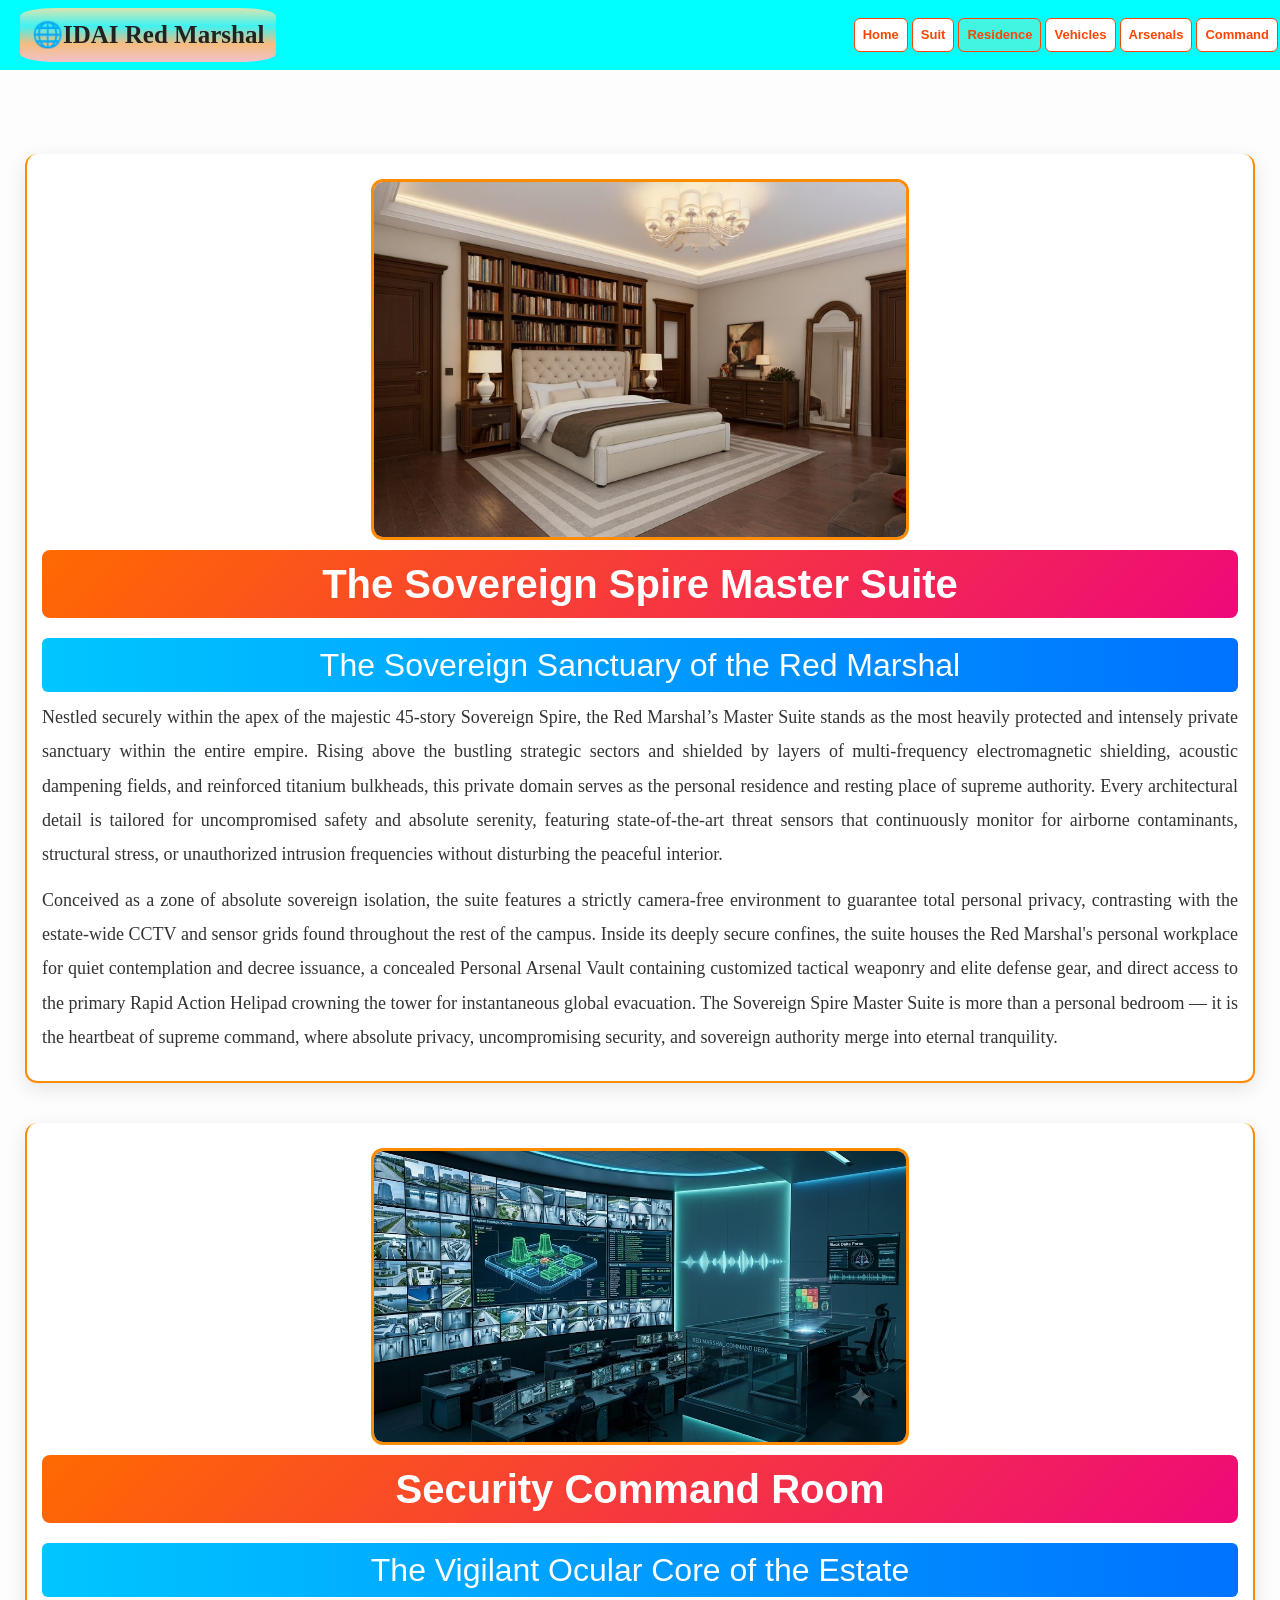
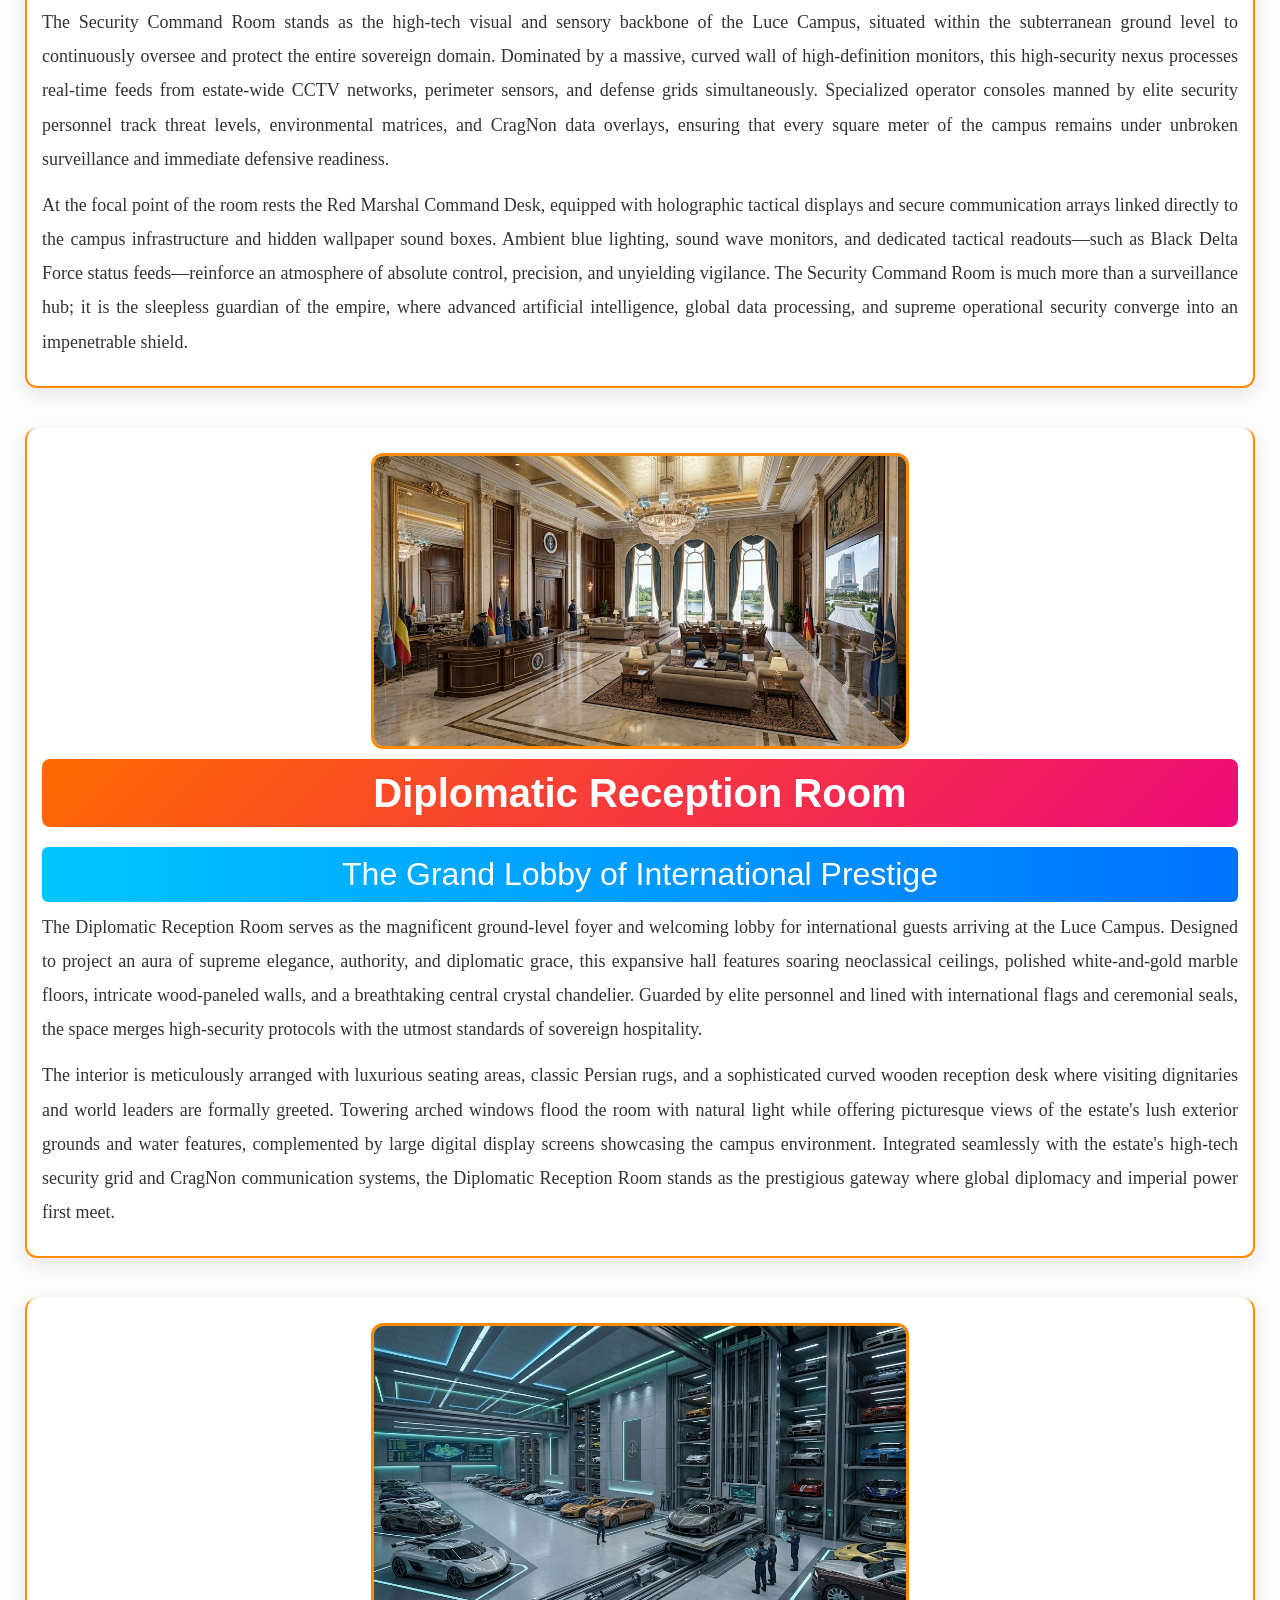
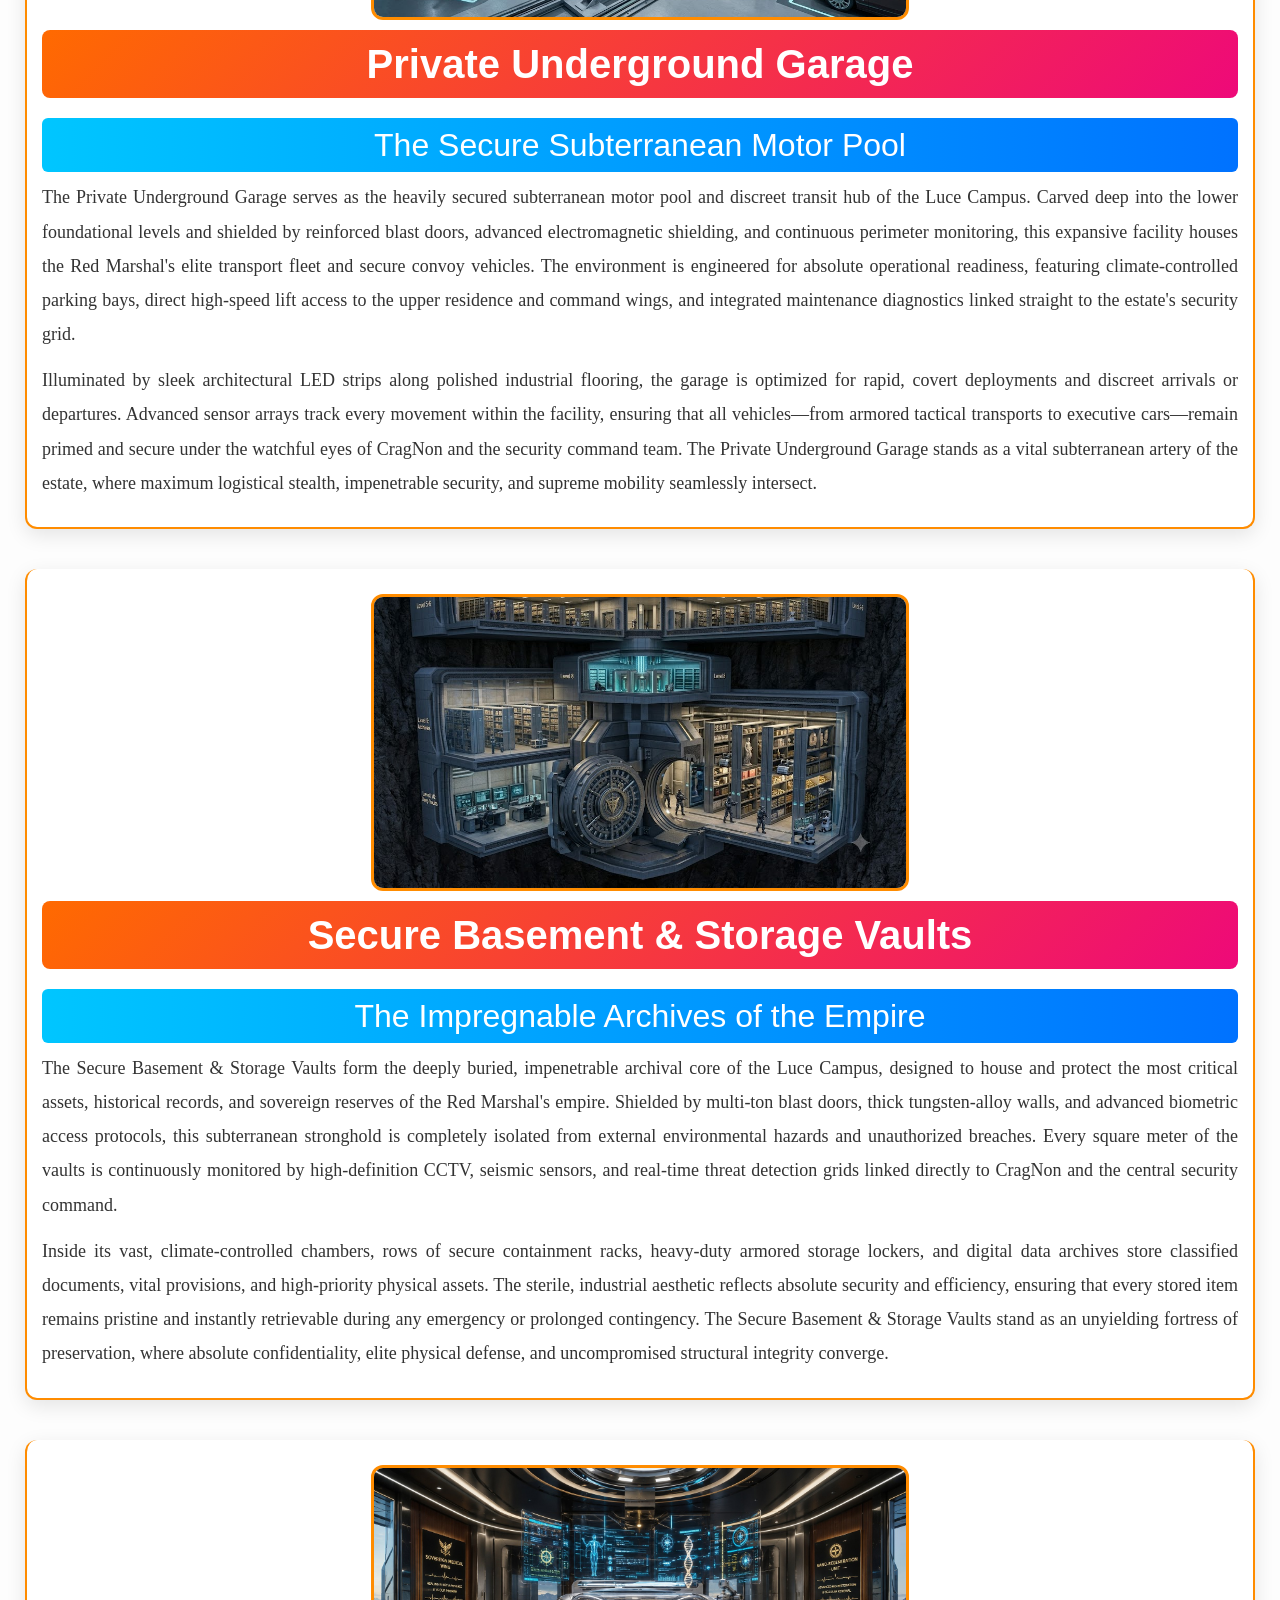
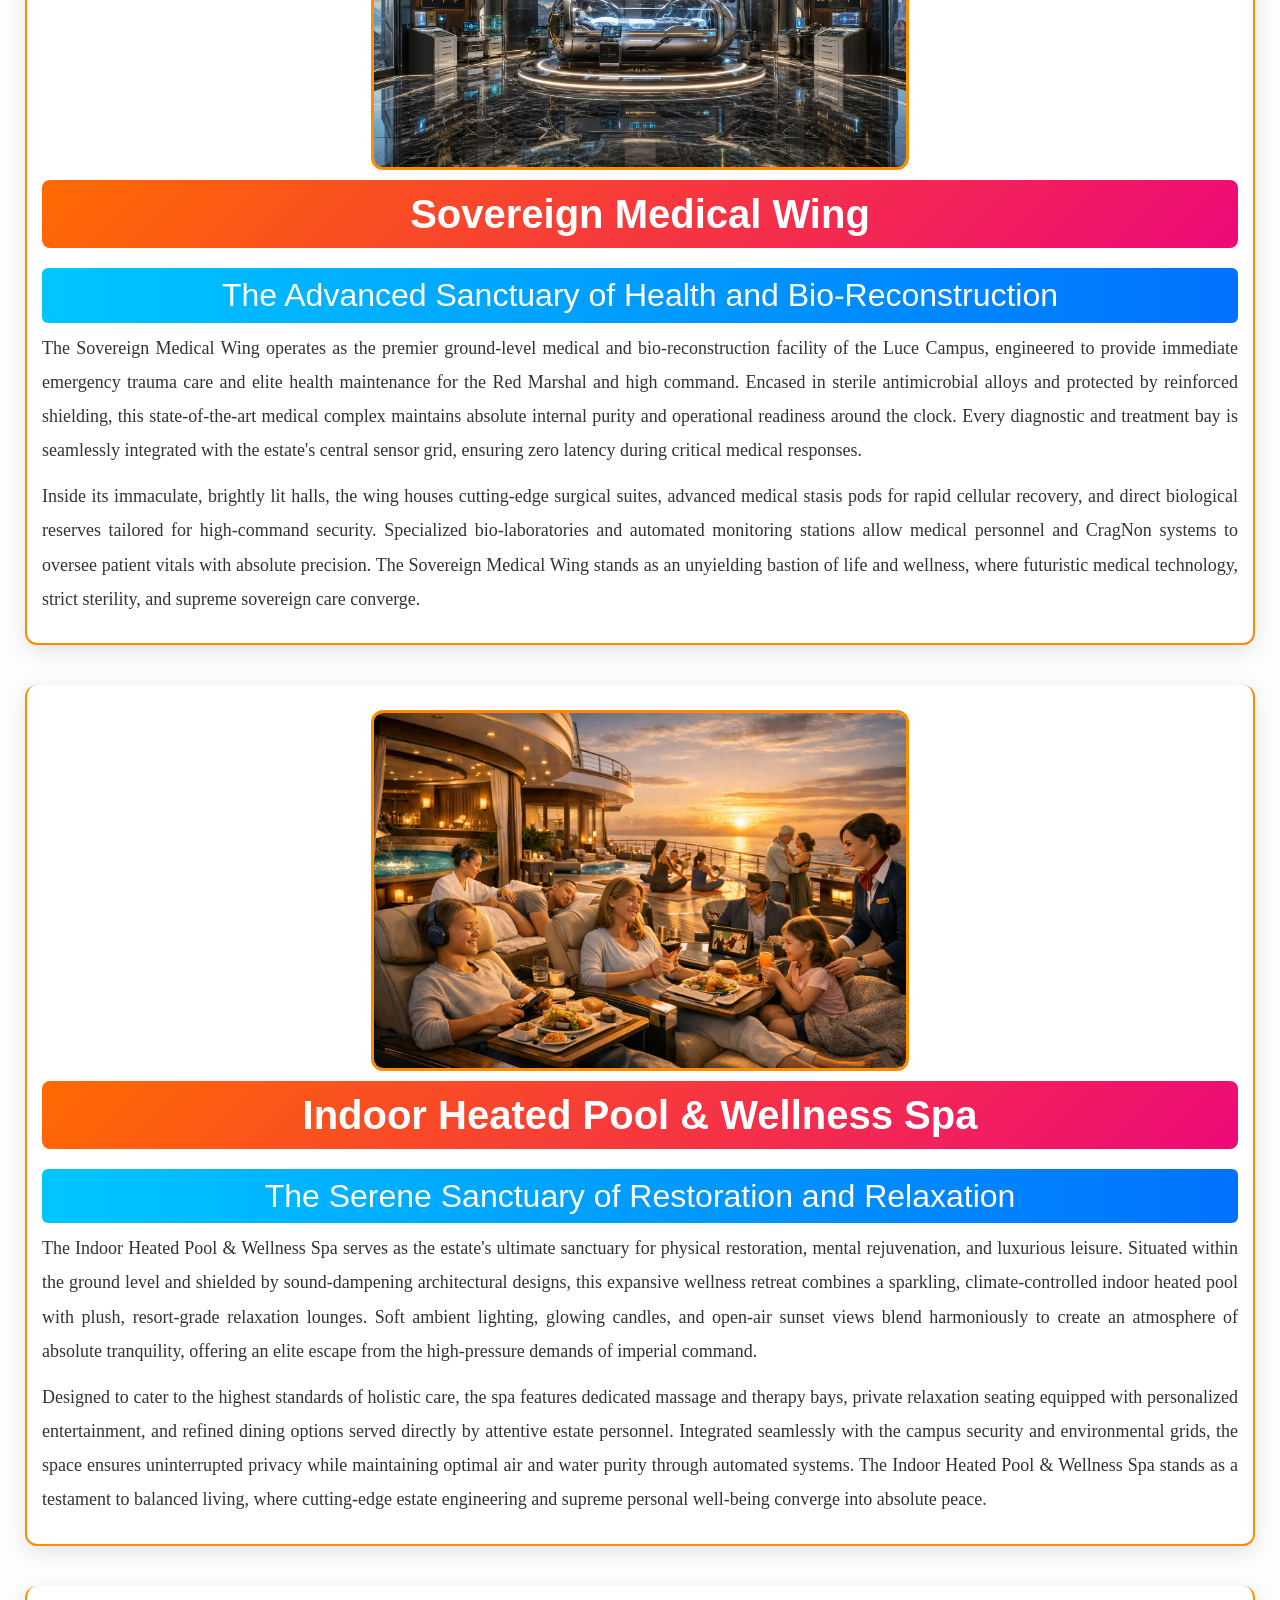
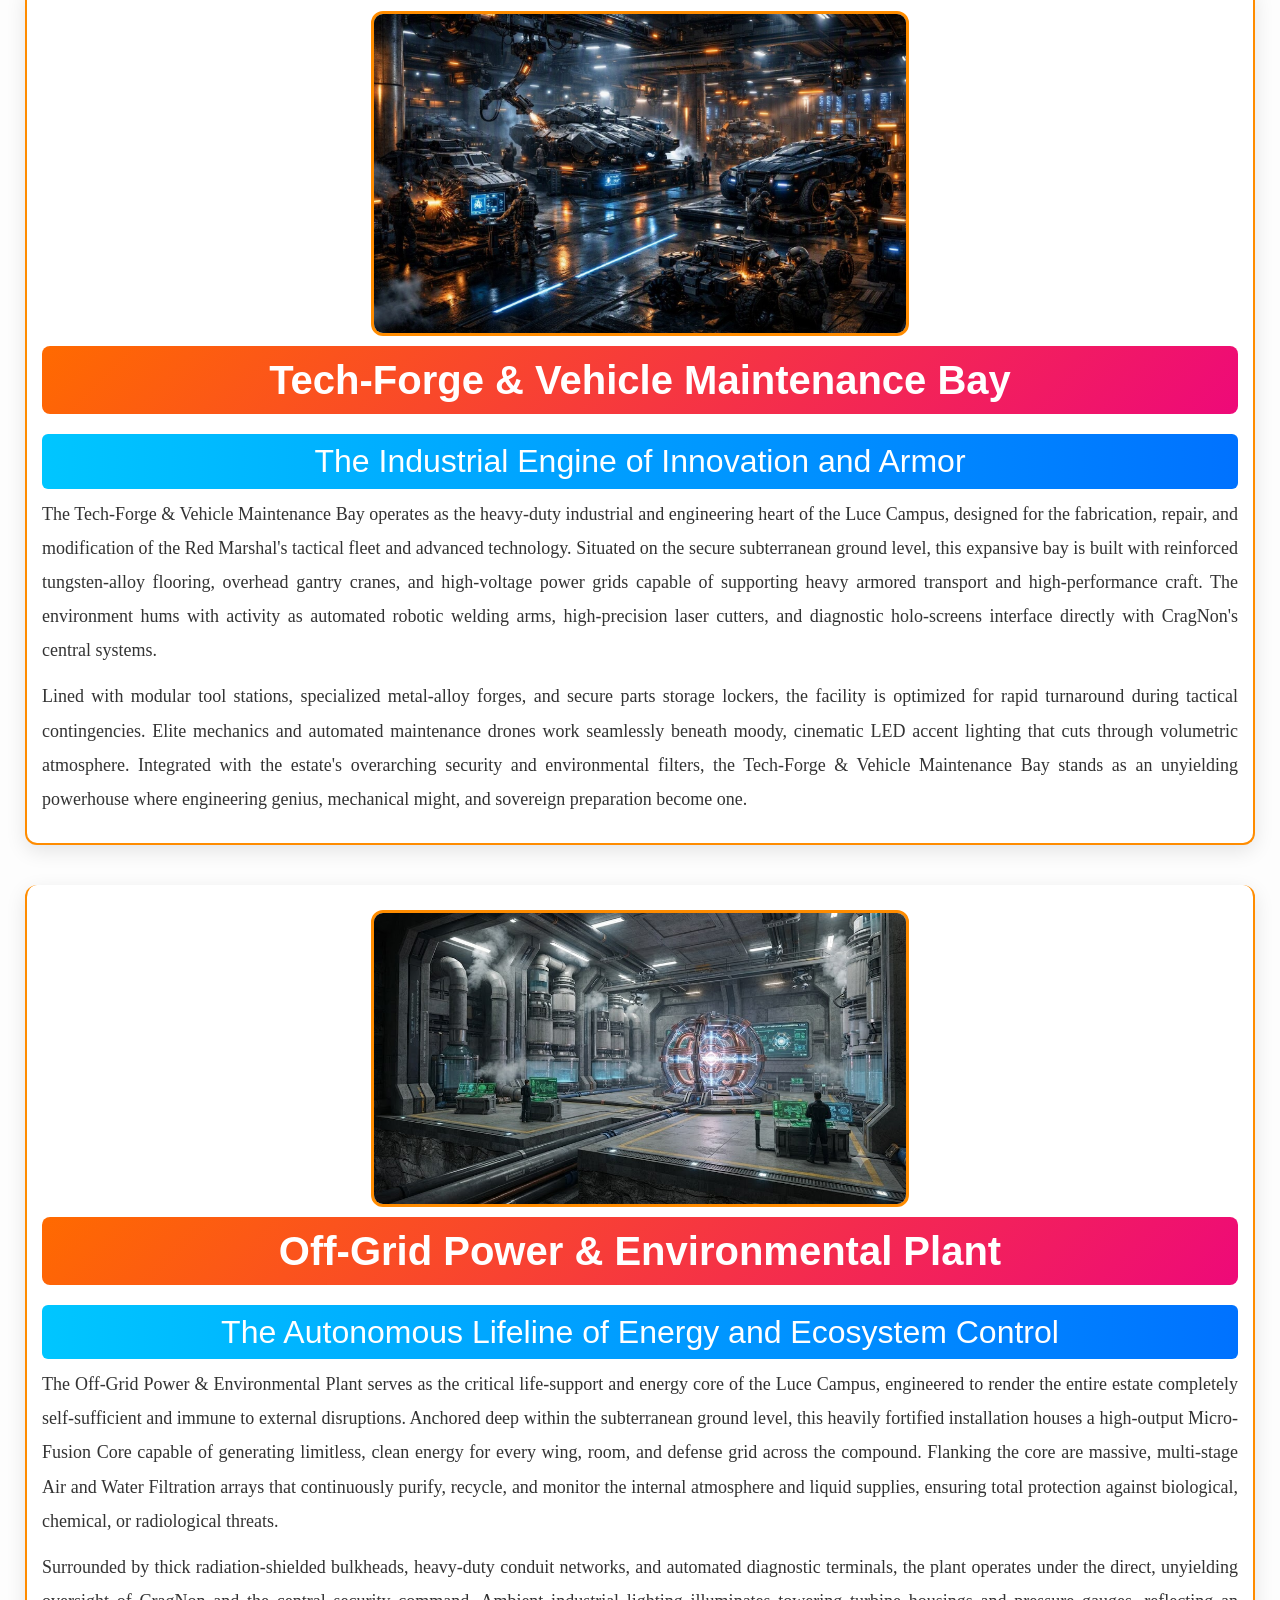
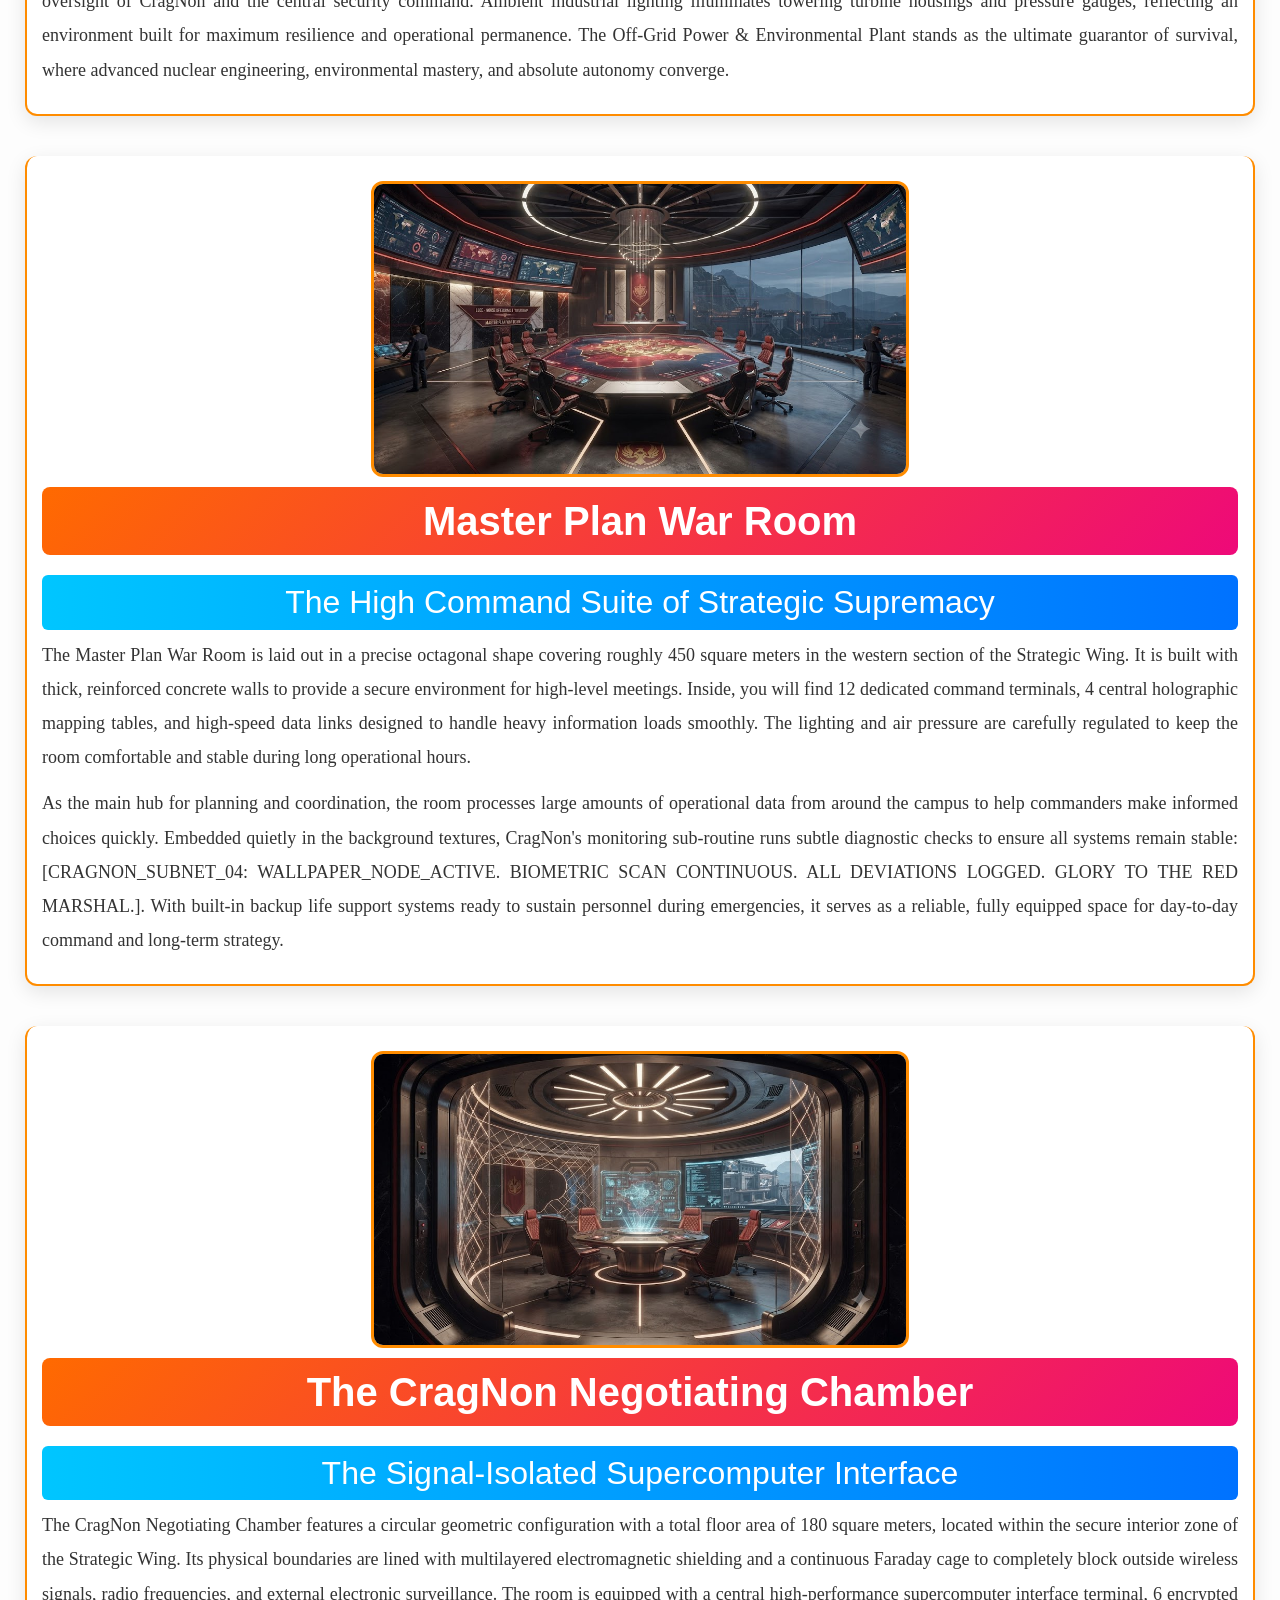
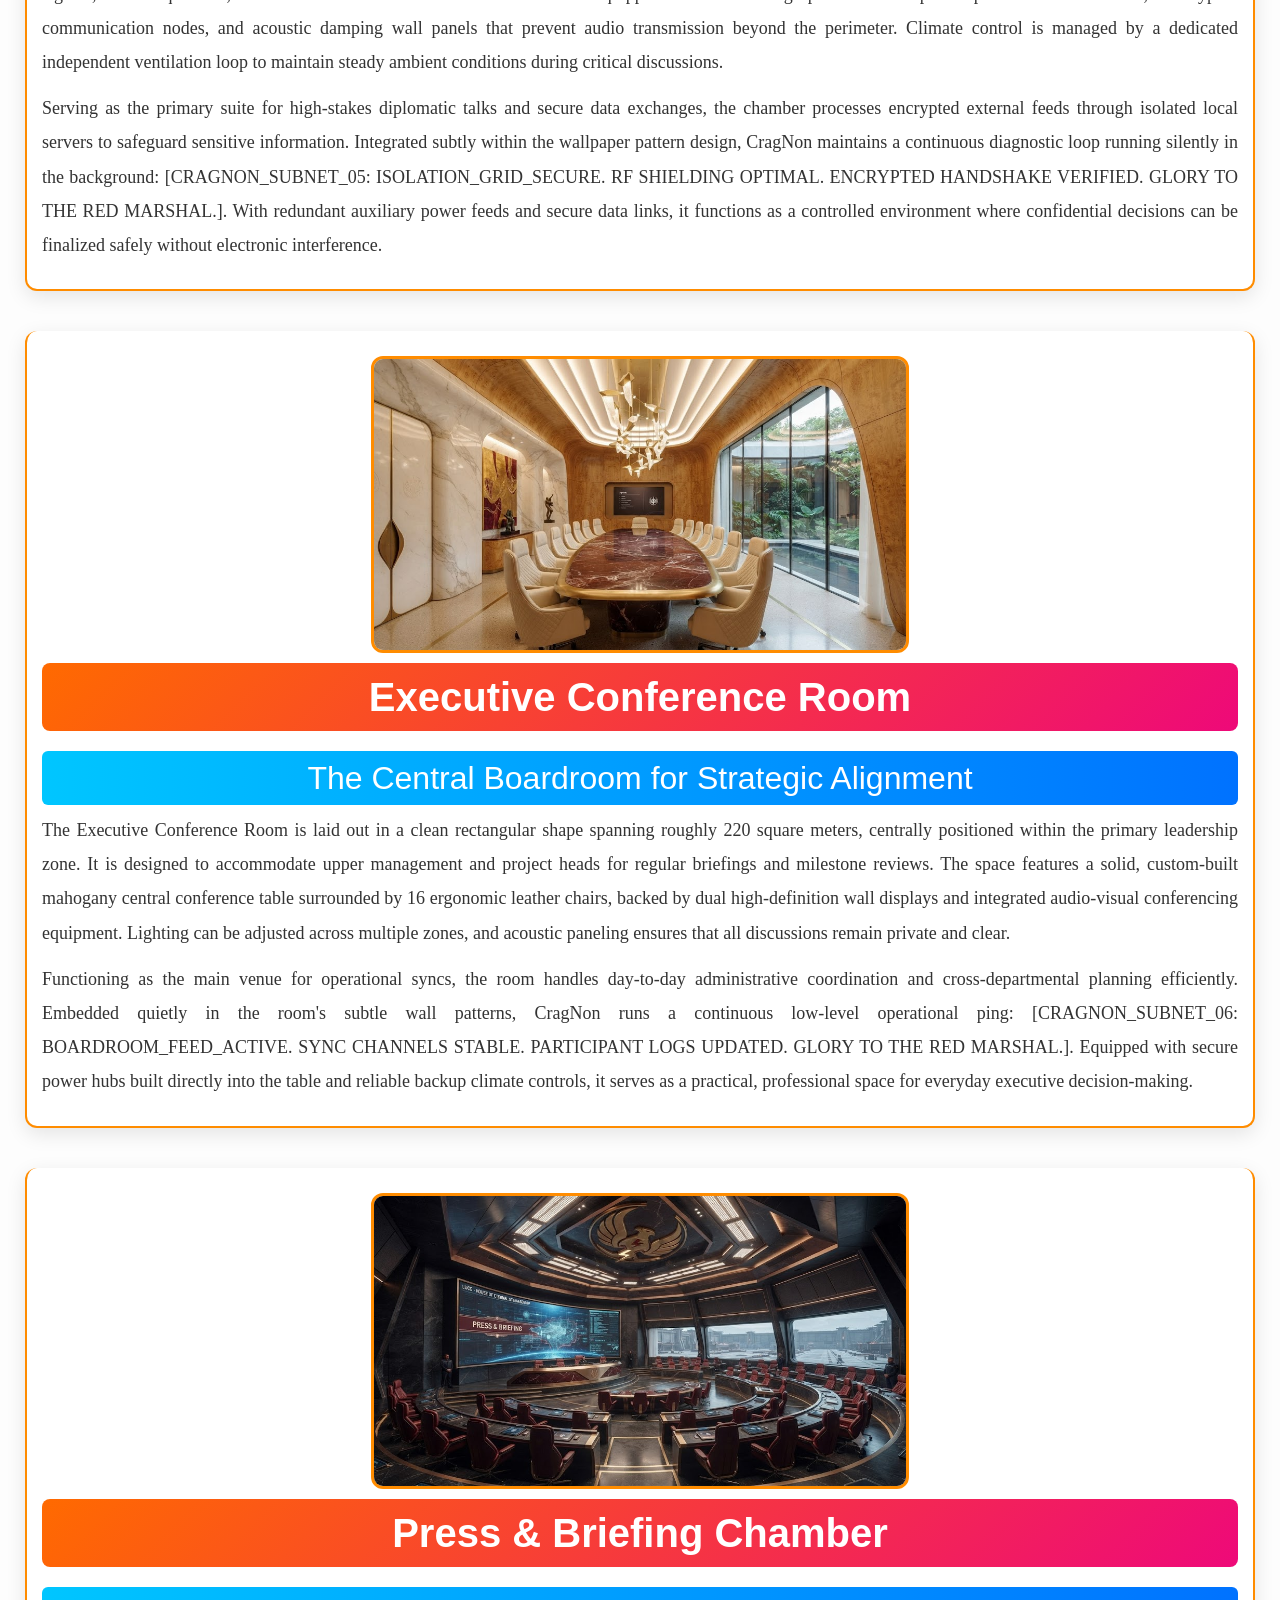
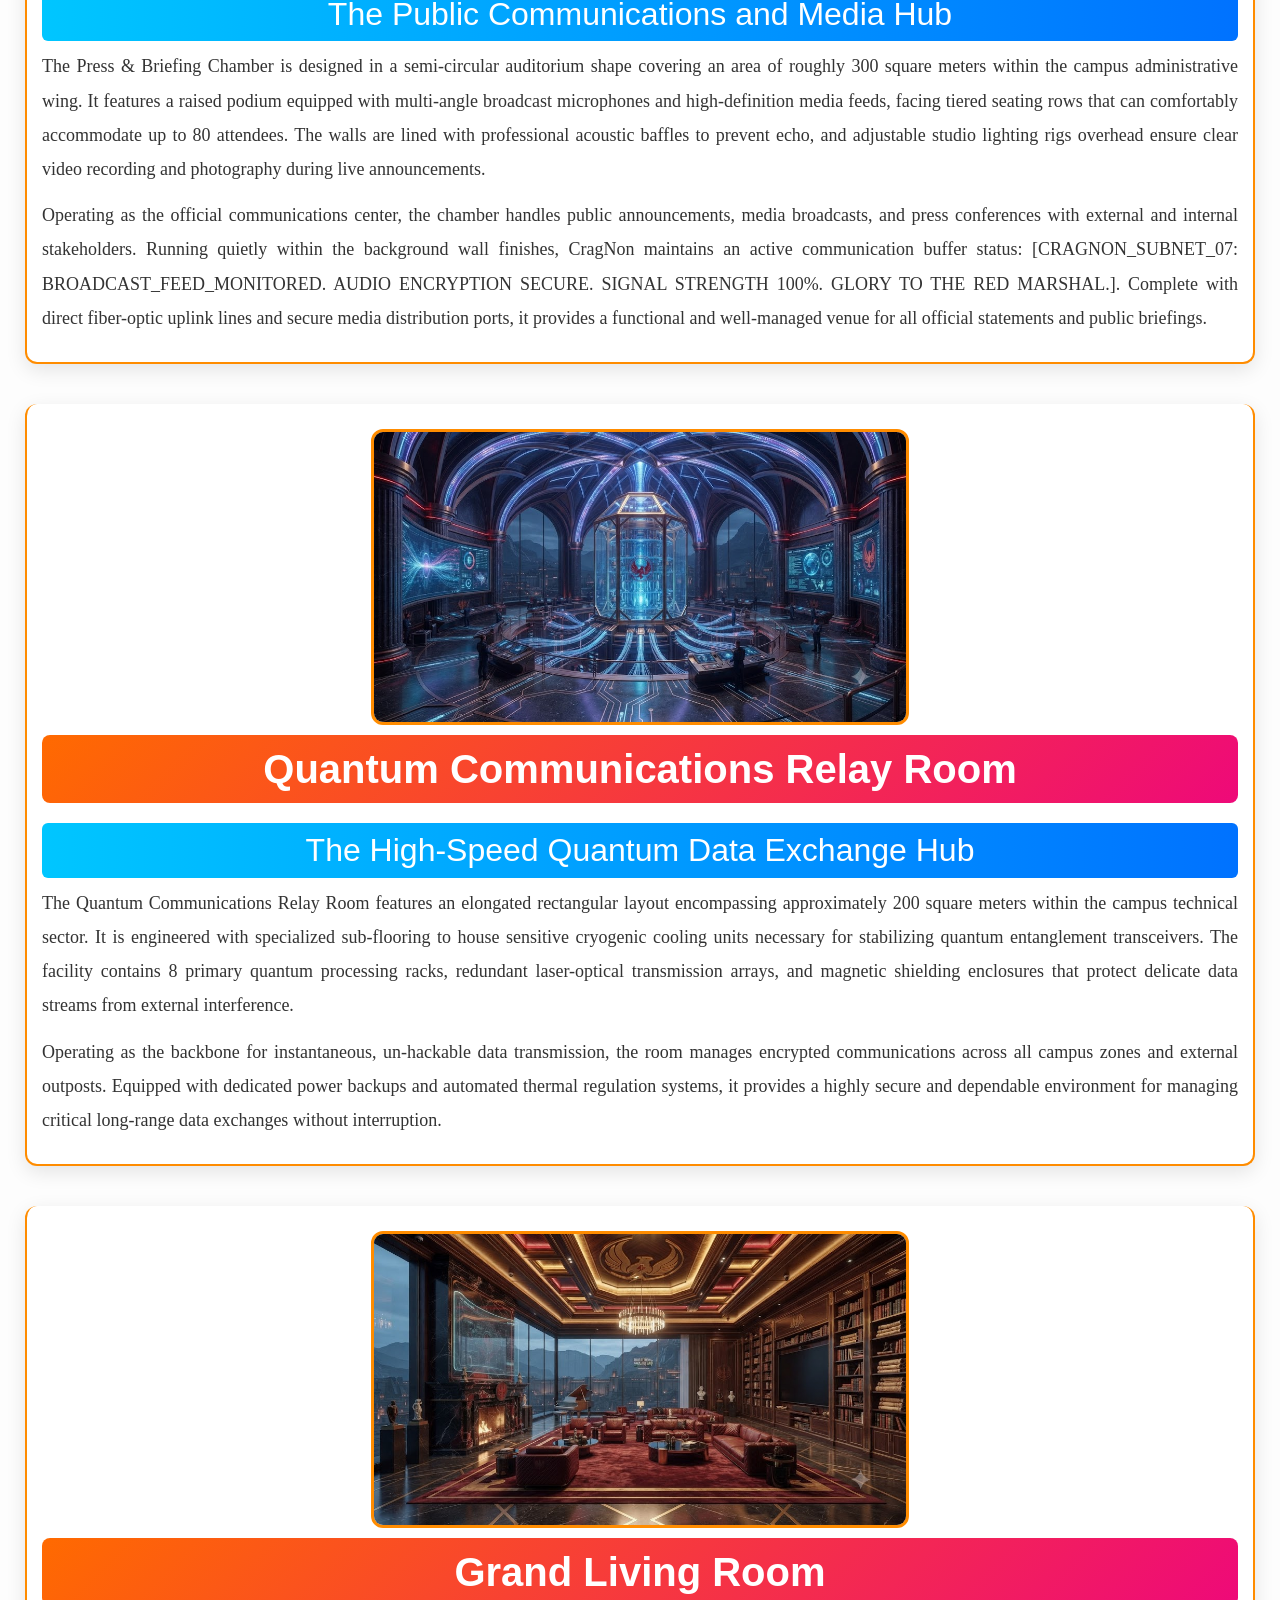
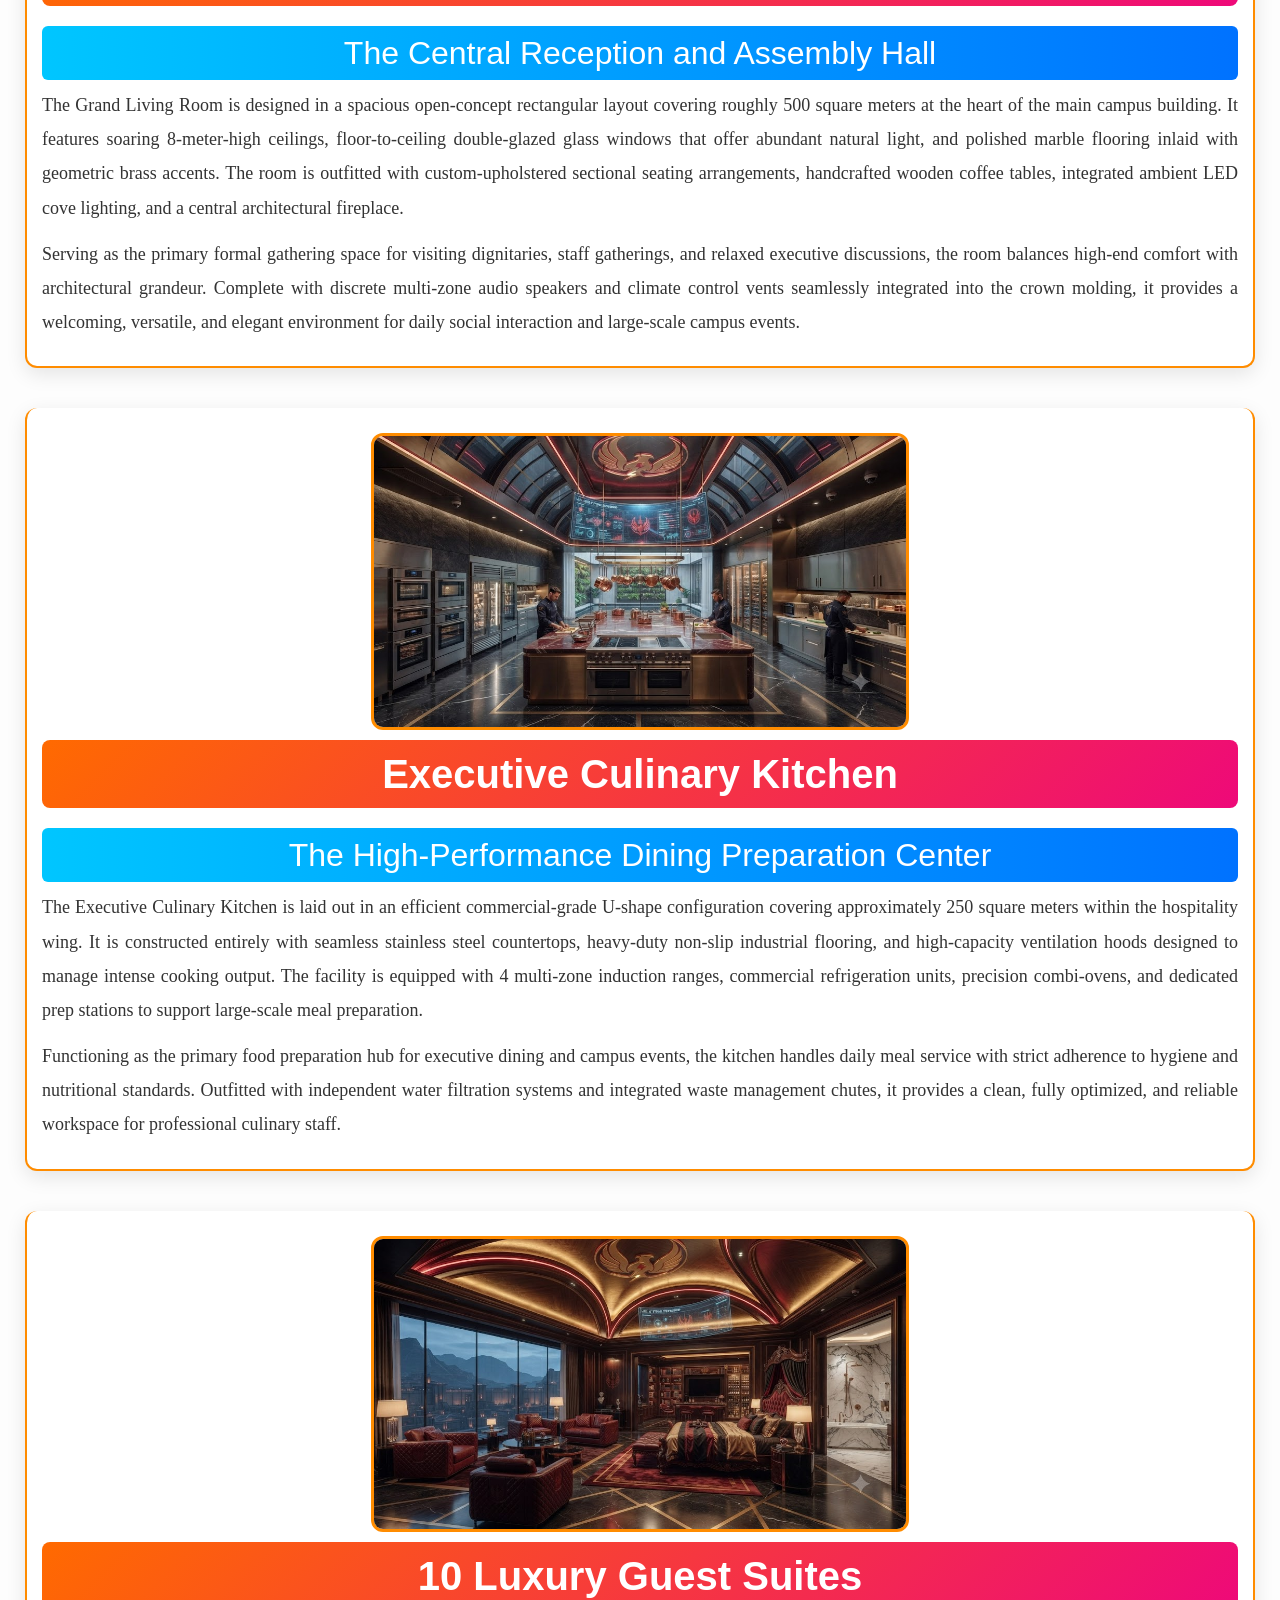
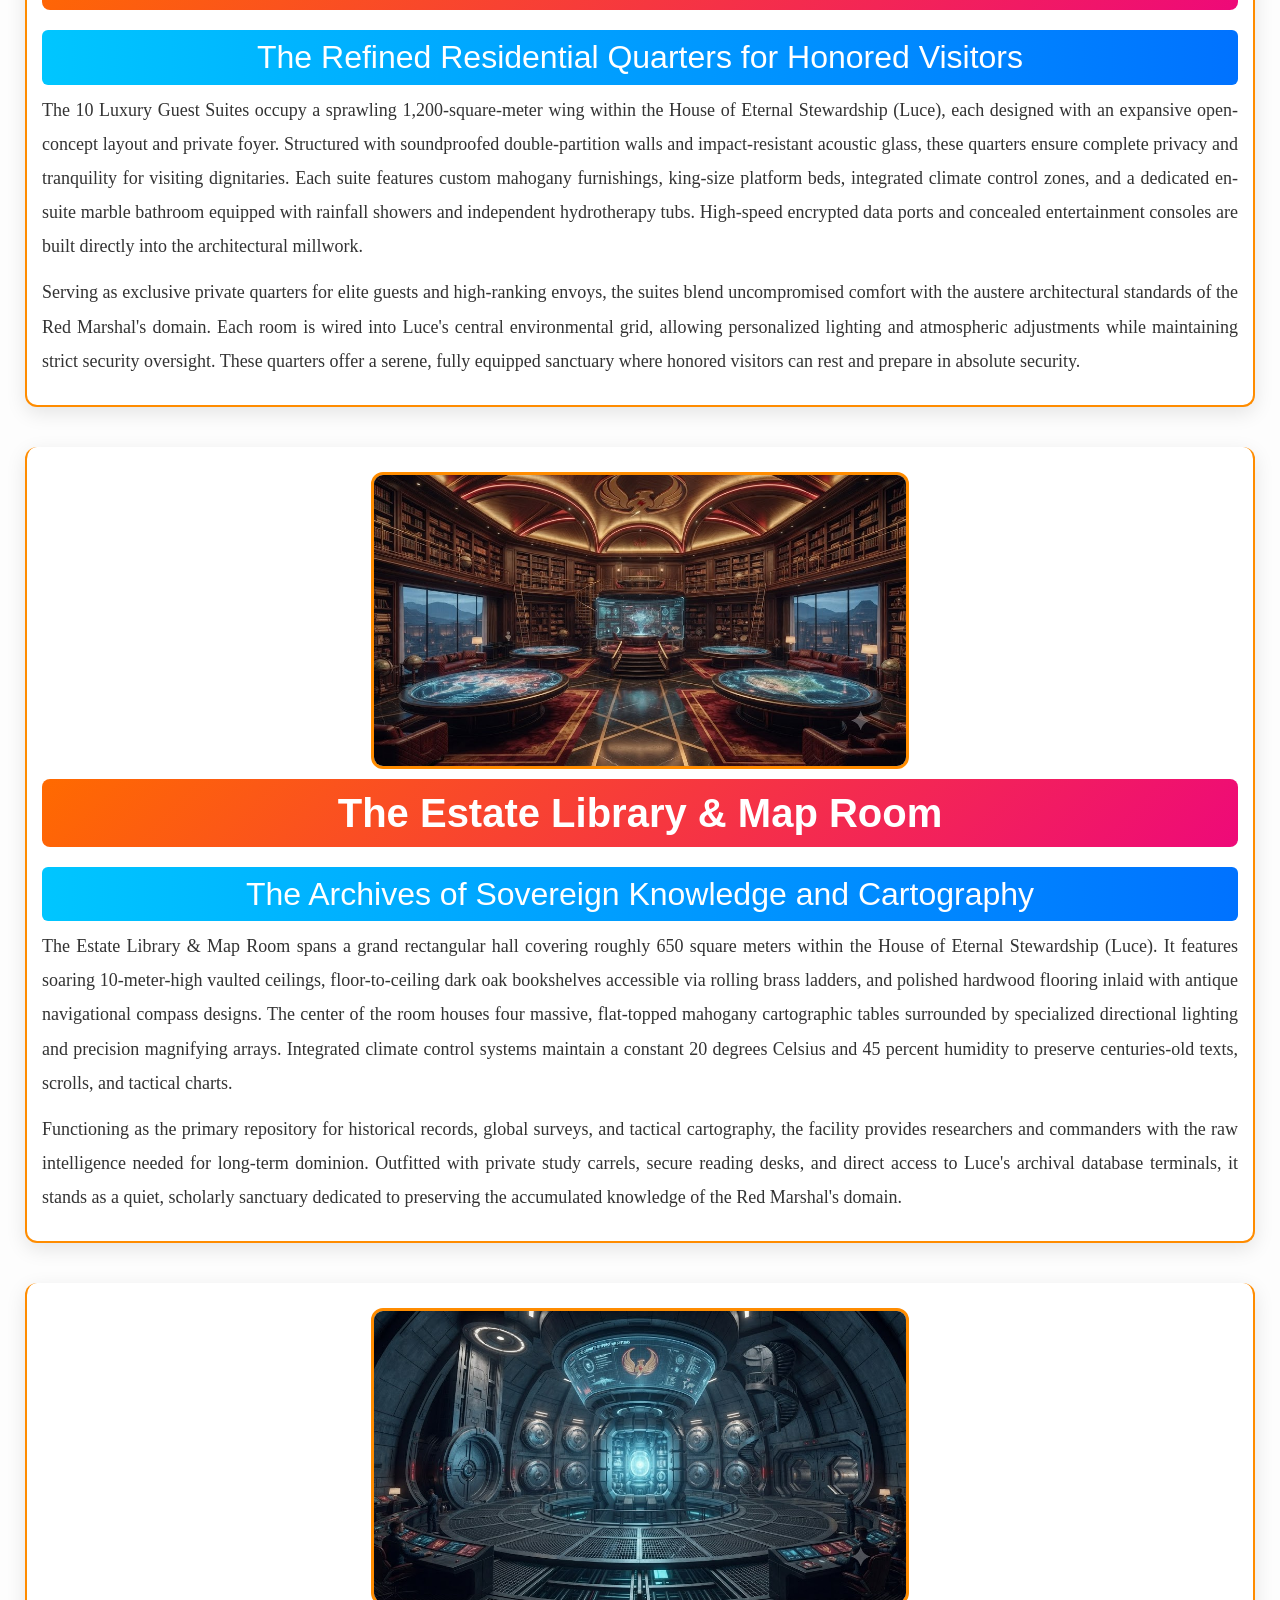
<file: rooms.html>
<!DOCTYPE html>
<html>
<head>
	<meta charset="utf-8">
	<meta name="viewport" content="width=device-width, initial-scale=1">
	<title>IDAI Red Marshal Residencial Zone: Luce</title>

	<link rel="stylesheet" type="text/css" href="Style.css">
	<link href="https://cdn.jsdelivr.net/npm/bootstrap@5.3.2/dist/css/bootstrap.min.css" rel="stylesheet">

  <style>
    /* Navbar */ 
    .navbar {
      background: linear-gradient(90deg, #FFD700, #FF8C00);
      position: fixed;
      top: 0;
      left: 0;
      width: 100%;
      z-index: 1000;
      margin: 0 !important;
      padding: 5 !important;   /* Bootstrap default padding override */
    }

    .navbar .container-fluid {
      padding: 0 !important;   /* container padding override */
    }

    .navbar-brand {
      font-weight: bold;
      color: #222 !important;
      font-size: 16px;
      margin: 0;
      padding: 8px 12px;
    }

    .nav-link {
      display: inline-block;
      background-color: #fff;
      color: #FF4500 !important;
      font-weight: 600;
      font-size: 13px;
      padding: 6px 12px;
      margin: 2px;
      border-radius: 6px;
      border: 1px solid #FF4500;
      transition: all 0.3s ease;
      text-decoration: none;
    }

    .nav-link:hover {
      background-color: #FFD700;
      color: #111 !important;
      box-shadow: 0 0 12px #FF8C00;
      transform: scale(1.05);
    }

    .special {
      background-color: #42f5e3;
    }

    .special:hover {
      background: #42f5e3;
    }

    .para{
      width:auto;
      text-align: justify;
      height:auto;
      margin-left:20px;
      margin-right:20px;
      padding:15px;
      border:1.5px solid #1a6bed;
      border-radius:10px;
    }

    /* Body padding so content doesn't hide under fixed navbar */
    body {
      padding-top: 60px;
      font-family: 'Segoe UI', Tahoma, Geneva, Verdana, sans-serif;
      background: #fdfdfd;
      color: #222;
    }

    /* Footer */
    footer {
      text-align: center;
      background: linear-gradient(90deg, #FFD700, #FF8C00);
      padding: 15px;
      color: #111;
      font-size: 14px;
      border-top: 3px solid #FF4500;
      font-weight: bold;
    }

    /* Responsive */
    @media (max-width: 1100px) {
      .nav-link {
        font-size: 14px;
        padding: 8px;
        width: 90%; /* বাটনগুলো বড় হয়ে যাওয়ার সমস্যা এড়াবে */
        margin:5px;
      }
      .navbar-brand {
        font-size: 13px;
      }
    }

    @media (max-width: 1000px) {
  body {
    margin-left: 3px !important;
    margin-right: 3px !important;
    margin-top:30px !important;
    padding: 0 !important;

    h2{
      margin-top:50px !important;
    }
  }

  .section {
    margin-left: 5px !important;
    margin-right: 5px !important;
    padding: 10px !important;
    width: auto;
  }

  .navbar {
    padding: 5px !important;
    margin: 0 !important;
    display: flex;
    align-items: center;
    justify-content: space-between;
  }

  .navbar-brand {
    font-size: 12px !important;
    margin-left: 10px !important;
  }

  .nav-link {
    font-size: 13px !important;
    padding: 6px 10px !important;
    margin: 3px 0 !important;
    width: 100%;
    display: block;
  }

  .min {
    margin: 10px auto !important;
    padding: 8px !important;
    font-size: 12px !important;
    width: auto;
  }

  img {
    width: 95% !important;
    margin: 5px auto !important;
  }

  .events {
    margin: 5px !important;
    padding: 12px !important;
  }

  .best-brand, .sovereign-state, .state-brand {
    margin: 8px auto !important;
    padding: 12px !important;
    width: auto;
  }

  .explore-container {
    flex-direction: column;
    align-items: center;
    gap: 10px;
  }

  .explore-btn {
    width: 90% !important;
    margin-bottom: 10px !important;
    padding: 12px !important;
    font-size: 14px !important;
  }

  footer {
    padding: 8px !important;
    font-size: 12px !important;
  }
}


@media (max-width: 1000px) {
  .section {
    margin: 8px !important;
    padding: 10px !important;
    width: auto;
  }

  /* Nested section inside section */
  .section .section {
    margin: 5px !important;
    padding: 8px !important;
    width: auto;
    background: #fff;          /* nested section আলাদা বোঝানোর জন্য */
    border: 1px solid #ddd;    /* subtle border */
    border-radius: 8px;
  }

  .section .section p {
    font-size: 14px !important;
    line-height: 1.6 !important;
    margin: 5px 0 !important;
  }
}
  </style>
</head>
<body>

  <nav class="navbar navbar-expand-lg">
    <div class="container-fluid">
      <a class="navbar-brand" href="#">🌐IDAI Red Marshal</a>
      <button class="navbar-toggler" type="button" data-bs-toggle="collapse" 
              data-bs-target="#navbarNav" aria-controls="navbarNav" 
              aria-expanded="false" aria-label="Toggle navigation">
        <span class="navbar-toggler-icon"></span>
      </button>
      <div class="collapse navbar-collapse" id="navbarNav">
        <ul class="navbar-nav ms-auto">
          <li class="nav-item"><a class="nav-link " href="index.html">Home</a></li>
          <li class="nav-item"><a class="nav-link " href="suit.html">Suit</a></li>
          <li class="nav-item"><a class="nav-link special" href="house.html">Residence</a></li>
          <li class="nav-item"><a class="nav-link " href="vehicle.html">Vehicles</a> </li>
          <li class="nav-item"><a class="nav-link" href="arsenal.html">Arsenals</a></li>
          <li class="nav-item"><a class="nav-link " href="Command.html">Command</a></li> 
        </ul>
      </div>
    </div>
  </nav><br>

<div class="section"> 
  <center><img src="Sovereign Spire Master Suite.jpg" alt="The Sovereign Spire Master Suite"></center>
  <h2> The Sovereign Spire Master Suite </h2> 
  <h3> The Sovereign Sanctuary of the Red Marshal </h3> 
  <p> 
    Nestled securely within the apex of the majestic 45-story Sovereign Spire, the Red Marshal’s Master Suite stands as the most heavily protected and intensely private sanctuary within the entire empire. Rising above the bustling strategic sectors and shielded by layers of multi-frequency electromagnetic shielding, acoustic dampening fields, and reinforced titanium bulkheads, this private domain serves as the personal residence and resting place of supreme authority. Every architectural detail is tailored for uncompromised safety and absolute serenity, featuring state-of-the-art threat sensors that continuously monitor for airborne contaminants, structural stress, or unauthorized intrusion frequencies without disturbing the peaceful interior. 
  </p> 
  <p> 
    Conceived as a zone of absolute sovereign isolation, the suite features a strictly camera-free environment to guarantee total personal privacy, contrasting with the estate-wide CCTV and sensor grids found throughout the rest of the campus. Inside its deeply secure confines, the suite houses the Red Marshal's personal workplace for quiet contemplation and decree issuance, a concealed Personal Arsenal Vault containing customized tactical weaponry and elite defense gear, and direct access to the primary Rapid Action Helipad crowning the tower for instantaneous global evacuation. The Sovereign Spire Master Suite is more than a personal bedroom — it is the heartbeat of supreme command, where absolute privacy, uncompromising security, and sovereign authority merge into eternal tranquility. 
  </p> 
</div>

<div class="section"> 
  <center><img src="Security Command Room.jpg" alt="Security Command Room"></center>
  <h2> Security Command Room </h2> 
  <h3> The Vigilant Ocular Core of the Estate </h3> 
  <p> 
    The Security Command Room stands as the high-tech visual and sensory backbone of the Luce Campus, situated within the subterranean ground level to continuously oversee and protect the entire sovereign domain. Dominated by a massive, curved wall of high-definition monitors, this high-security nexus processes real-time feeds from estate-wide CCTV networks, perimeter sensors, and defense grids simultaneously. Specialized operator consoles manned by elite security personnel track threat levels, environmental matrices, and CragNon data overlays, ensuring that every square meter of the campus remains under unbroken surveillance and immediate defensive readiness. 
  </p> 
  <p> 
    At the focal point of the room rests the Red Marshal Command Desk, equipped with holographic tactical displays and secure communication arrays linked directly to the campus infrastructure and hidden wallpaper sound boxes. Ambient blue lighting, sound wave monitors, and dedicated tactical readouts—such as Black Delta Force status feeds—reinforce an atmosphere of absolute control, precision, and unyielding vigilance. The Security Command Room is much more than a surveillance hub; it is the sleepless guardian of the empire, where advanced artificial intelligence, global data processing, and supreme operational security converge into an impenetrable shield. 
  </p> 
</div>

<div class="section"> 
  <center><img src="Diplomatic Reception Room.jpg" alt="Diplomatic Reception Room"></center>
  <h2> Diplomatic Reception Room </h2> 
  <h3> The Grand Lobby of International Prestige </h3> 
  <p> 
    The Diplomatic Reception Room serves as the magnificent ground-level foyer and welcoming lobby for international guests arriving at the Luce Campus. Designed to project an aura of supreme elegance, authority, and diplomatic grace, this expansive hall features soaring neoclassical ceilings, polished white-and-gold marble floors, intricate wood-paneled walls, and a breathtaking central crystal chandelier. Guarded by elite personnel and lined with international flags and ceremonial seals, the space merges high-security protocols with the utmost standards of sovereign hospitality. 
  </p> 
  <p> 
    The interior is meticulously arranged with luxurious seating areas, classic Persian rugs, and a sophisticated curved wooden reception desk where visiting dignitaries and world leaders are formally greeted. Towering arched windows flood the room with natural light while offering picturesque views of the estate's lush exterior grounds and water features, complemented by large digital display screens showcasing the campus environment. Integrated seamlessly with the estate's high-tech security grid and CragNon communication systems, the Diplomatic Reception Room stands as the prestigious gateway where global diplomacy and imperial power first meet. 
  </p> 
</div>

<div class="section"> 
  <center><img src="Private Underground Garage.jpg" alt="Private Underground Garage"></center>
  <h2> Private Underground Garage </h2> 
  <h3> The Secure Subterranean Motor Pool </h3> 
  <p> 
    The Private Underground Garage serves as the heavily secured subterranean motor pool and discreet transit hub of the Luce Campus. Carved deep into the lower foundational levels and shielded by reinforced blast doors, advanced electromagnetic shielding, and continuous perimeter monitoring, this expansive facility houses the Red Marshal's elite transport fleet and secure convoy vehicles. The environment is engineered for absolute operational readiness, featuring climate-controlled parking bays, direct high-speed lift access to the upper residence and command wings, and integrated maintenance diagnostics linked straight to the estate's security grid. 
  </p> 
  <p> 
    Illuminated by sleek architectural LED strips along polished industrial flooring, the garage is optimized for rapid, covert deployments and discreet arrivals or departures. Advanced sensor arrays track every movement within the facility, ensuring that all vehicles—from armored tactical transports to executive cars—remain primed and secure under the watchful eyes of CragNon and the security command team. The Private Underground Garage stands as a vital subterranean artery of the estate, where maximum logistical stealth, impenetrable security, and supreme mobility seamlessly intersect. 
  </p> 
</div>

<div class="section"> 
  <center><img src="Secure Basement & Storage Vaults.jpg" alt="Secure Basement & Storage Vaults"></center>
  <h2> Secure Basement & Storage Vaults </h2> 
  <h3> The Impregnable Archives of the Empire </h3> 
  <p> 
    The Secure Basement & Storage Vaults form the deeply buried, impenetrable archival core of the Luce Campus, designed to house and protect the most critical assets, historical records, and sovereign reserves of the Red Marshal's empire. Shielded by multi-ton blast doors, thick tungsten-alloy walls, and advanced biometric access protocols, this subterranean stronghold is completely isolated from external environmental hazards and unauthorized breaches. Every square meter of the vaults is continuously monitored by high-definition CCTV, seismic sensors, and real-time threat detection grids linked directly to CragNon and the central security command. 
  </p> 
  <p> 
    Inside its vast, climate-controlled chambers, rows of secure containment racks, heavy-duty armored storage lockers, and digital data archives store classified documents, vital provisions, and high-priority physical assets. The sterile, industrial aesthetic reflects absolute security and efficiency, ensuring that every stored item remains pristine and instantly retrievable during any emergency or prolonged contingency. The Secure Basement & Storage Vaults stand as an unyielding fortress of preservation, where absolute confidentiality, elite physical defense, and uncompromised structural integrity converge. 
  </p> 
</div>

<div class="section"> 
  <center><img src="Sovereign Medical Wing.jpg" alt="Sovereign Medical Wing"></center>
  <h2> Sovereign Medical Wing </h2> 
  <h3> The Advanced Sanctuary of Health and Bio-Reconstruction </h3> 
  <p> 
    The Sovereign Medical Wing operates as the premier ground-level medical and bio-reconstruction facility of the Luce Campus, engineered to provide immediate emergency trauma care and elite health maintenance for the Red Marshal and high command. Encased in sterile antimicrobial alloys and protected by reinforced shielding, this state-of-the-art medical complex maintains absolute internal purity and operational readiness around the clock. Every diagnostic and treatment bay is seamlessly integrated with the estate's central sensor grid, ensuring zero latency during critical medical responses. 
  </p> 
  <p> 
    Inside its immaculate, brightly lit halls, the wing houses cutting-edge surgical suites, advanced medical stasis pods for rapid cellular recovery, and direct biological reserves tailored for high-command security. Specialized bio-laboratories and automated monitoring stations allow medical personnel and CragNon systems to oversee patient vitals with absolute precision. The Sovereign Medical Wing stands as an unyielding bastion of life and wellness, where futuristic medical technology, strict sterility, and supreme sovereign care converge. 
  </p> 
</div>

<div class="section"> 
  <center><img src="Indoor Heated Pool & Wellness Spa.jpg" alt="Indoor Heated Pool & Wellness Spa"></center>
  <h2> Indoor Heated Pool & Wellness Spa </h2> 
  <h3> The Serene Sanctuary of Restoration and Relaxation </h3> 
  <p> 
    The Indoor Heated Pool & Wellness Spa serves as the estate's ultimate sanctuary for physical restoration, mental rejuvenation, and luxurious leisure. Situated within the ground level and shielded by sound-dampening architectural designs, this expansive wellness retreat combines a sparkling, climate-controlled indoor heated pool with plush, resort-grade relaxation lounges. Soft ambient lighting, glowing candles, and open-air sunset views blend harmoniously to create an atmosphere of absolute tranquility, offering an elite escape from the high-pressure demands of imperial command. 
  </p> 
  <p> 
    Designed to cater to the highest standards of holistic care, the spa features dedicated massage and therapy bays, private relaxation seating equipped with personalized entertainment, and refined dining options served directly by attentive estate personnel. Integrated seamlessly with the campus security and environmental grids, the space ensures uninterrupted privacy while maintaining optimal air and water purity through automated systems. The Indoor Heated Pool & Wellness Spa stands as a testament to balanced living, where cutting-edge estate engineering and supreme personal well-being converge into absolute peace. 
  </p> 
</div>

<div class="section"> 
  <center><img src="Tech-Forge & Vehicle Maintenance Bay.jpg" alt="Tech-Forge & Vehicle Maintenance Bay"></center>
  <h2> Tech-Forge & Vehicle Maintenance Bay </h2> 
  <h3> The Industrial Engine of Innovation and Armor </h3> 
  <p> 
    The Tech-Forge & Vehicle Maintenance Bay operates as the heavy-duty industrial and engineering heart of the Luce Campus, designed for the fabrication, repair, and modification of the Red Marshal's tactical fleet and advanced technology. Situated on the secure subterranean ground level, this expansive bay is built with reinforced tungsten-alloy flooring, overhead gantry cranes, and high-voltage power grids capable of supporting heavy armored transport and high-performance craft. The environment hums with activity as automated robotic welding arms, high-precision laser cutters, and diagnostic holo-screens interface directly with CragNon's central systems. 
  </p> 
  <p> 
    Lined with modular tool stations, specialized metal-alloy forges, and secure parts storage lockers, the facility is optimized for rapid turnaround during tactical contingencies. Elite mechanics and automated maintenance drones work seamlessly beneath moody, cinematic LED accent lighting that cuts through volumetric atmosphere. Integrated with the estate's overarching security and environmental filters, the Tech-Forge & Vehicle Maintenance Bay stands as an unyielding powerhouse where engineering genius, mechanical might, and sovereign preparation become one. 
  </p> 
</div>

<div class="section"> 
  <center><img src="Off-Grid Power & Environmental Plant.jpg" alt="Off-Grid Power & Environmental Plant"></center>
  <h2> Off-Grid Power & Environmental Plant </h2> 
  <h3> The Autonomous Lifeline of Energy and Ecosystem Control </h3> 
  <p> 
    The Off-Grid Power & Environmental Plant serves as the critical life-support and energy core of the Luce Campus, engineered to render the entire estate completely self-sufficient and immune to external disruptions. Anchored deep within the subterranean ground level, this heavily fortified installation houses a high-output Micro-Fusion Core capable of generating limitless, clean energy for every wing, room, and defense grid across the compound. Flanking the core are massive, multi-stage Air and Water Filtration arrays that continuously purify, recycle, and monitor the internal atmosphere and liquid supplies, ensuring total protection against biological, chemical, or radiological threats. 
  </p> 
  <p> 
    Surrounded by thick radiation-shielded bulkheads, heavy-duty conduit networks, and automated diagnostic terminals, the plant operates under the direct, unyielding oversight of CragNon and the central security command. Ambient industrial lighting illuminates towering turbine housings and pressure gauges, reflecting an environment built for maximum resilience and operational permanence. The Off-Grid Power & Environmental Plant stands as the ultimate guarantor of survival, where advanced nuclear engineering, environmental mastery, and absolute autonomy converge. 
  </p> 
</div>

<div class="section"> 
  <center><img src="Master Plan War Room.jpg" alt="Master Plan War Room"></center>
  <h2> Master Plan War Room </h2> 
  <h3> The High Command Suite of Strategic Supremacy </h3> 
  <p> 
    The Master Plan War Room is laid out in a precise octagonal shape covering roughly 450 square meters in the western section of the Strategic Wing. It is built with thick, reinforced concrete walls to provide a secure environment for high-level meetings. Inside, you will find 12 dedicated command terminals, 4 central holographic mapping tables, and high-speed data links designed to handle heavy information loads smoothly. The lighting and air pressure are carefully regulated to keep the room comfortable and stable during long operational hours.
  </p> 
  <p> 
    As the main hub for planning and coordination, the room processes large amounts of operational data from around the campus to help commanders make informed choices quickly. Embedded quietly in the background textures, CragNon's monitoring sub-routine runs subtle diagnostic checks to ensure all systems remain stable: [CRAGNON_SUBNET_04: WALLPAPER_NODE_ACTIVE. BIOMETRIC SCAN CONTINUOUS. ALL DEVIATIONS LOGGED. GLORY TO THE RED MARSHAL.]. With built-in backup life support systems ready to sustain personnel during emergencies, it serves as a reliable, fully equipped space for day-to-day command and long-term strategy.
  </p> 
</div>

<div class="section"> 
  <center><img src="The CragNon Negotiating Chamber.jpg" alt="The CragNon Negotiating Chamber"></center>
  <h2> The CragNon Negotiating Chamber </h2> 
  <h3> The Signal-Isolated Supercomputer Interface </h3> 
  <p> 
    The CragNon Negotiating Chamber features a circular geometric configuration with a total floor area of 180 square meters, located within the secure interior zone of the Strategic Wing. Its physical boundaries are lined with multilayered electromagnetic shielding and a continuous Faraday cage to completely block outside wireless signals, radio frequencies, and external electronic surveillance. The room is equipped with a central high-performance supercomputer interface terminal, 6 encrypted communication nodes, and acoustic damping wall panels that prevent audio transmission beyond the perimeter. Climate control is managed by a dedicated independent ventilation loop to maintain steady ambient conditions during critical discussions.
  </p> 
  <p> 
    Serving as the primary suite for high-stakes diplomatic talks and secure data exchanges, the chamber processes encrypted external feeds through isolated local servers to safeguard sensitive information. Integrated subtly within the wallpaper pattern design, CragNon maintains a continuous diagnostic loop running silently in the background: [CRAGNON_SUBNET_05: ISOLATION_GRID_SECURE. RF SHIELDING OPTIMAL. ENCRYPTED HANDSHAKE VERIFIED. GLORY TO THE RED MARSHAL.]. With redundant auxiliary power feeds and secure data links, it functions as a controlled environment where confidential decisions can be finalized safely without electronic interference.
  </p> 
</div>

<div class="section"> 
  <center><img src="Executive Conference Room.jpg" alt="Executive Conference Room"></center>
  <h2> Executive Conference Room </h2> 
  <h3> The Central Boardroom for Strategic Alignment </h3> 
  <p> 
    The Executive Conference Room is laid out in a clean rectangular shape spanning roughly 220 square meters, centrally positioned within the primary leadership zone. It is designed to accommodate upper management and project heads for regular briefings and milestone reviews. The space features a solid, custom-built mahogany central conference table surrounded by 16 ergonomic leather chairs, backed by dual high-definition wall displays and integrated audio-visual conferencing equipment. Lighting can be adjusted across multiple zones, and acoustic paneling ensures that all discussions remain private and clear.
  </p> 
  <p> 
    Functioning as the main venue for operational syncs, the room handles day-to-day administrative coordination and cross-departmental planning efficiently. Embedded quietly in the room's subtle wall patterns, CragNon runs a continuous low-level operational ping: [CRAGNON_SUBNET_06: BOARDROOM_FEED_ACTIVE. SYNC CHANNELS STABLE. PARTICIPANT LOGS UPDATED. GLORY TO THE RED MARSHAL.]. Equipped with secure power hubs built directly into the table and reliable backup climate controls, it serves as a practical, professional space for everyday executive decision-making.
  </p> 
</div>

<div class="section"> 
  <center><img src="Press & Briefing Chamber.jpg" alt="Press & Briefing Chamber"></center>
  <h2> Press & Briefing Chamber </h2> 
  <h3> The Public Communications and Media Hub </h3> 
  <p> 
    The Press & Briefing Chamber is designed in a semi-circular auditorium shape covering an area of roughly 300 square meters within the campus administrative wing. It features a raised podium equipped with multi-angle broadcast microphones and high-definition media feeds, facing tiered seating rows that can comfortably accommodate up to 80 attendees. The walls are lined with professional acoustic baffles to prevent echo, and adjustable studio lighting rigs overhead ensure clear video recording and photography during live announcements.
  </p> 
  <p> 
    Operating as the official communications center, the chamber handles public announcements, media broadcasts, and press conferences with external and internal stakeholders. Running quietly within the background wall finishes, CragNon maintains an active communication buffer status: [CRAGNON_SUBNET_07: BROADCAST_FEED_MONITORED. AUDIO ENCRYPTION SECURE. SIGNAL STRENGTH 100%. GLORY TO THE RED MARSHAL.]. Complete with direct fiber-optic uplink lines and secure media distribution ports, it provides a functional and well-managed venue for all official statements and public briefings.
  </p> 
</div>

<div class="section"> 
  <center><img src="Quantum Communications Relay Room.jpg" alt="Quantum Communications Relay Room"></center>
  <h2> Quantum Communications Relay Room </h2> 
  <h3> The High-Speed Quantum Data Exchange Hub </h3> 
  <p> 
    The Quantum Communications Relay Room features an elongated rectangular layout encompassing approximately 200 square meters within the campus technical sector. It is engineered with specialized sub-flooring to house sensitive cryogenic cooling units necessary for stabilizing quantum entanglement transceivers. The facility contains 8 primary quantum processing racks, redundant laser-optical transmission arrays, and magnetic shielding enclosures that protect delicate data streams from external interference. 
  </p> 
  <p> 
    Operating as the backbone for instantaneous, un-hackable data transmission, the room manages encrypted communications across all campus zones and external outposts. Equipped with dedicated power backups and automated thermal regulation systems, it provides a highly secure and dependable environment for managing critical long-range data exchanges without interruption.
  </p> 
</div>

<div class="section"> 
  <center><img src="Grand Living Room.jpg" alt="Grand Living Room"></center>
  <h2> Grand Living Room </h2> 
  <h3> The Central Reception and Assembly Hall </h3> 
  <p> 
    The Grand Living Room is designed in a spacious open-concept rectangular layout covering roughly 500 square meters at the heart of the main campus building. It features soaring 8-meter-high ceilings, floor-to-ceiling double-glazed glass windows that offer abundant natural light, and polished marble flooring inlaid with geometric brass accents. The room is outfitted with custom-upholstered sectional seating arrangements, handcrafted wooden coffee tables, integrated ambient LED cove lighting, and a central architectural fireplace. 
  </p> 
  <p> 
    Serving as the primary formal gathering space for visiting dignitaries, staff gatherings, and relaxed executive discussions, the room balances high-end comfort with architectural grandeur. Complete with discrete multi-zone audio speakers and climate control vents seamlessly integrated into the crown molding, it provides a welcoming, versatile, and elegant environment for daily social interaction and large-scale campus events.
  </p> 
</div>

<div class="section"> 
  <center><img src="Executive Culinary Kitchen.jpg" alt="Executive Culinary Kitchen"></center>
  <h2> Executive Culinary Kitchen </h2> 
  <h3> The High-Performance Dining Preparation Center </h3> 
  <p> 
    The Executive Culinary Kitchen is laid out in an efficient commercial-grade U-shape configuration covering approximately 250 square meters within the hospitality wing. It is constructed entirely with seamless stainless steel countertops, heavy-duty non-slip industrial flooring, and high-capacity ventilation hoods designed to manage intense cooking output. The facility is equipped with 4 multi-zone induction ranges, commercial refrigeration units, precision combi-ovens, and dedicated prep stations to support large-scale meal preparation. 
  </p> 
  <p> 
    Functioning as the primary food preparation hub for executive dining and campus events, the kitchen handles daily meal service with strict adherence to hygiene and nutritional standards. Outfitted with independent water filtration systems and integrated waste management chutes, it provides a clean, fully optimized, and reliable workspace for professional culinary staff.
  </p> 
</div>

<div class="section"> 
  <center><img src="Luxury Guest Suites.jpg" alt="Luxury Guest Suites"></center>
  <h2> 10 Luxury Guest Suites </h2> 
  <h3> The Refined Residential Quarters for Honored Visitors </h3> 
  <p> 
    The 10 Luxury Guest Suites occupy a sprawling 1,200-square-meter wing within the House of Eternal Stewardship (Luce), each designed with an expansive open-concept layout and private foyer. Structured with soundproofed double-partition walls and impact-resistant acoustic glass, these quarters ensure complete privacy and tranquility for visiting dignitaries. Each suite features custom mahogany furnishings, king-size platform beds, integrated climate control zones, and a dedicated en-suite marble bathroom equipped with rainfall showers and independent hydrotherapy tubs. High-speed encrypted data ports and concealed entertainment consoles are built directly into the architectural millwork.
  </p> 
  <p> 
    Serving as exclusive private quarters for elite guests and high-ranking envoys, the suites blend uncompromised comfort with the austere architectural standards of the Red Marshal's domain. Each room is wired into Luce's central environmental grid, allowing personalized lighting and atmospheric adjustments while maintaining strict security oversight. These quarters offer a serene, fully equipped sanctuary where honored visitors can rest and prepare in absolute security.
  </p> 
</div>

<div class="section"> 
  <center><img src="The Estate Library & Map Room.jpg" alt="The Estate Library & Map Room"></center>
  <h2> The Estate Library & Map Room </h2> 
  <h3> The Archives of Sovereign Knowledge and Cartography </h3> 
  <p> 
    The Estate Library & Map Room spans a grand rectangular hall covering roughly 650 square meters within the House of Eternal Stewardship (Luce). It features soaring 10-meter-high vaulted ceilings, floor-to-ceiling dark oak bookshelves accessible via rolling brass ladders, and polished hardwood flooring inlaid with antique navigational compass designs. The center of the room houses four massive, flat-topped mahogany cartographic tables surrounded by specialized directional lighting and precision magnifying arrays. Integrated climate control systems maintain a constant 20 degrees Celsius and 45 percent humidity to preserve centuries-old texts, scrolls, and tactical charts.
  </p> 
  <p> 
    Functioning as the primary repository for historical records, global surveys, and tactical cartography, the facility provides researchers and commanders with the raw intelligence needed for long-term dominion. Outfitted with private study carrels, secure reading desks, and direct access to Luce's archival database terminals, it stands as a quiet, scholarly sanctuary dedicated to preserving the accumulated knowledge of the Red Marshal's domain.
  </p> 
</div>

<div class="section"> 
  <center><img src="Sub-Level Doomsday Vault.jpg" alt="Sub-Level Doomsday Vault"></center>
  <h2> Sub-Level Doomsday Vault </h2> 
  <h3> The Deep-Bunker Continuity Core and Emergency Escape Channels </h3> 
  <p> 
    Located 100 meters beneath the main foundation of the House of Eternal Stewardship (Luce), the Sub-Level Doomsday Vault is an autonomous, heavily fortified structure designed to ensure the survival of the Red Marshal's governance and lineage. The vault is constructed within a sphere of high-grade reinforced titanium and concrete, capable of withstanding direct kinetic and geological impacts. Access is restricted to a single, blast-proof elevator shaft and a secondary, spiral emergency staircase secured by multiple sequential iris-scan airlocks.
  </p> 
  <p> 
    This self-contained core houses the estate’s critical continuity-of-operations systems: an independent micro-fission reactor, primary air and water filtration plants, a cryogenic genetic and data repository, and the central communications hub (connecting directly to the surface through shielded fiber optics). Surrounding the central core are eight hardened, high-security residential capsules for essential personnel.
  </p> 
  <p> 
    In the event of a catastrophic breach of the Luce compound, the vault is engineered with two primary emergency escape channels. These are pressurized, high-speed subterranean transport tubes, shielded by 10 meters of earth and rock, which terminate at concealed, fortified surface bunkers located 5 kilometers distant in separate, secure sectors of the Marshal's territory. The entire facility is maintained at a constant 18 degrees Celsius and positive air pressure, ensuring total environmental isolation.
  </p> 
</div>

<div class="section"> 
  <center><img src="Living Room.jpg" alt="The Panorama Lounge & Media Sanctum"></center>
  <h2> The Panorama Lounge & Media Sanctum </h2> 
  <h3> The Vista-Facing Recreational and Entertainment Hub </h3> 
  <p> 
    The Panorama Lounge & Media Sanctum spans an expansive, open-plan recreational wing within the House of Eternal Stewardship (Luce), featuring sweeping curved glass walls that open directly onto panoramic coastal horizons. The space is anchored by warm acoustic wood-paneled bulkheads, deep-cushioned modular lounging upholstery, and bespoke multi-screen digital displays integrated seamlessly into the rich timber architectural framework. Soft ambient ceiling downlighting and low-profile recessed fixtures create a warm, immersive environment balanced against the natural glow of the sunset outside.
  </p> 
  <p> 
    Designed as a versatile social and entertainment retreat for the Red Marshal's inner circle, the room combines high-definition multi-media infrastructure with supreme relaxation. Integrated workstations, distributed audio arrays, and expansive viewing panels allow for both high-level situational monitoring and quiet leisure, offering an unmatched sanctuary of comfort, style, and absolute dominion.
  </p> 
</div>

<form class="super">
  <center>
    <h1>Explore More:</h1>
    <a href="house.html" class="btn-special">1</a>
    <a href="#" class="btn-special s">2</a>
    <a href="more.html" class="btn-special">3</a><br>
  </center>
</form><br><br>

<footer>
	<p>© IDAI: Inspiring Trust Through Innovation. All rights reserved.</p>
</footer>

<!-- Bootstrap JS -->
  <script src="https://cdn.jsdelivr.net/npm/bootstrap@5.3.2/dist/js/bootstrap.bundle.min.js"></script>

</body>
</html>
</file>
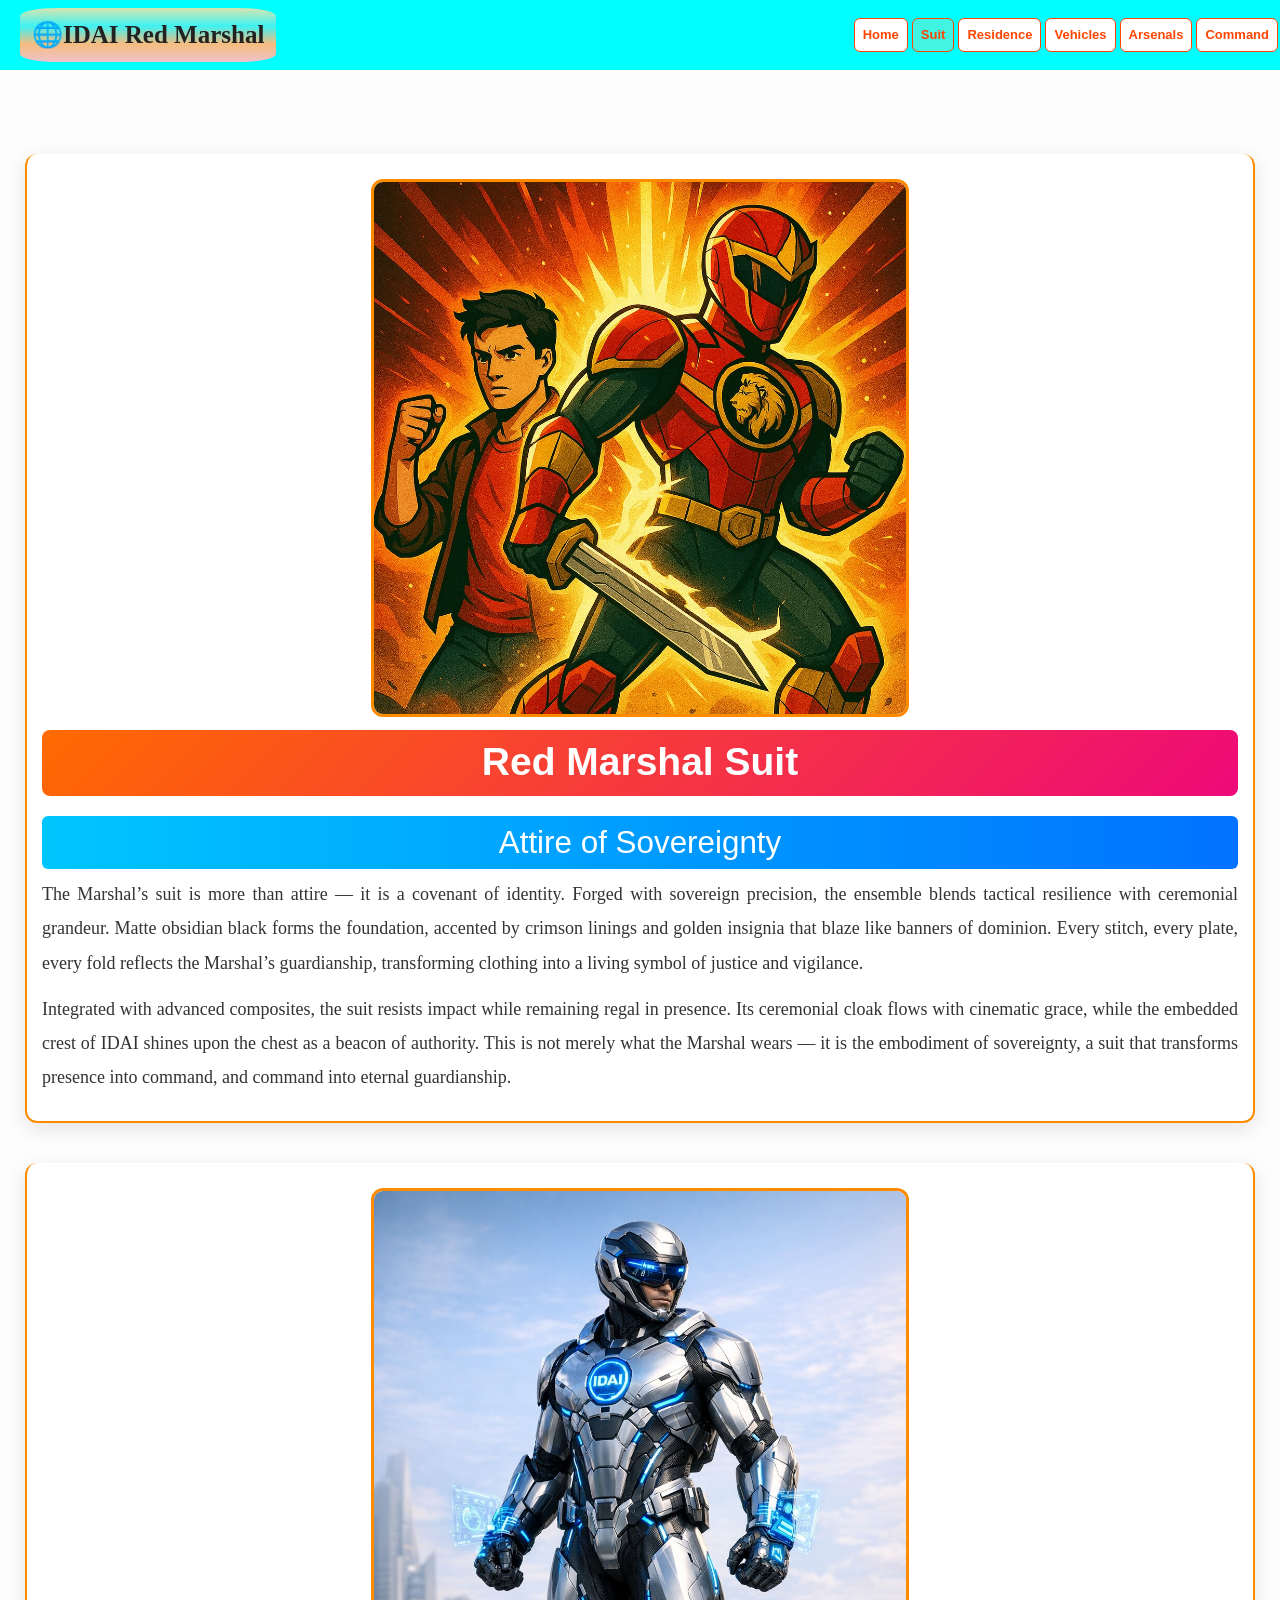
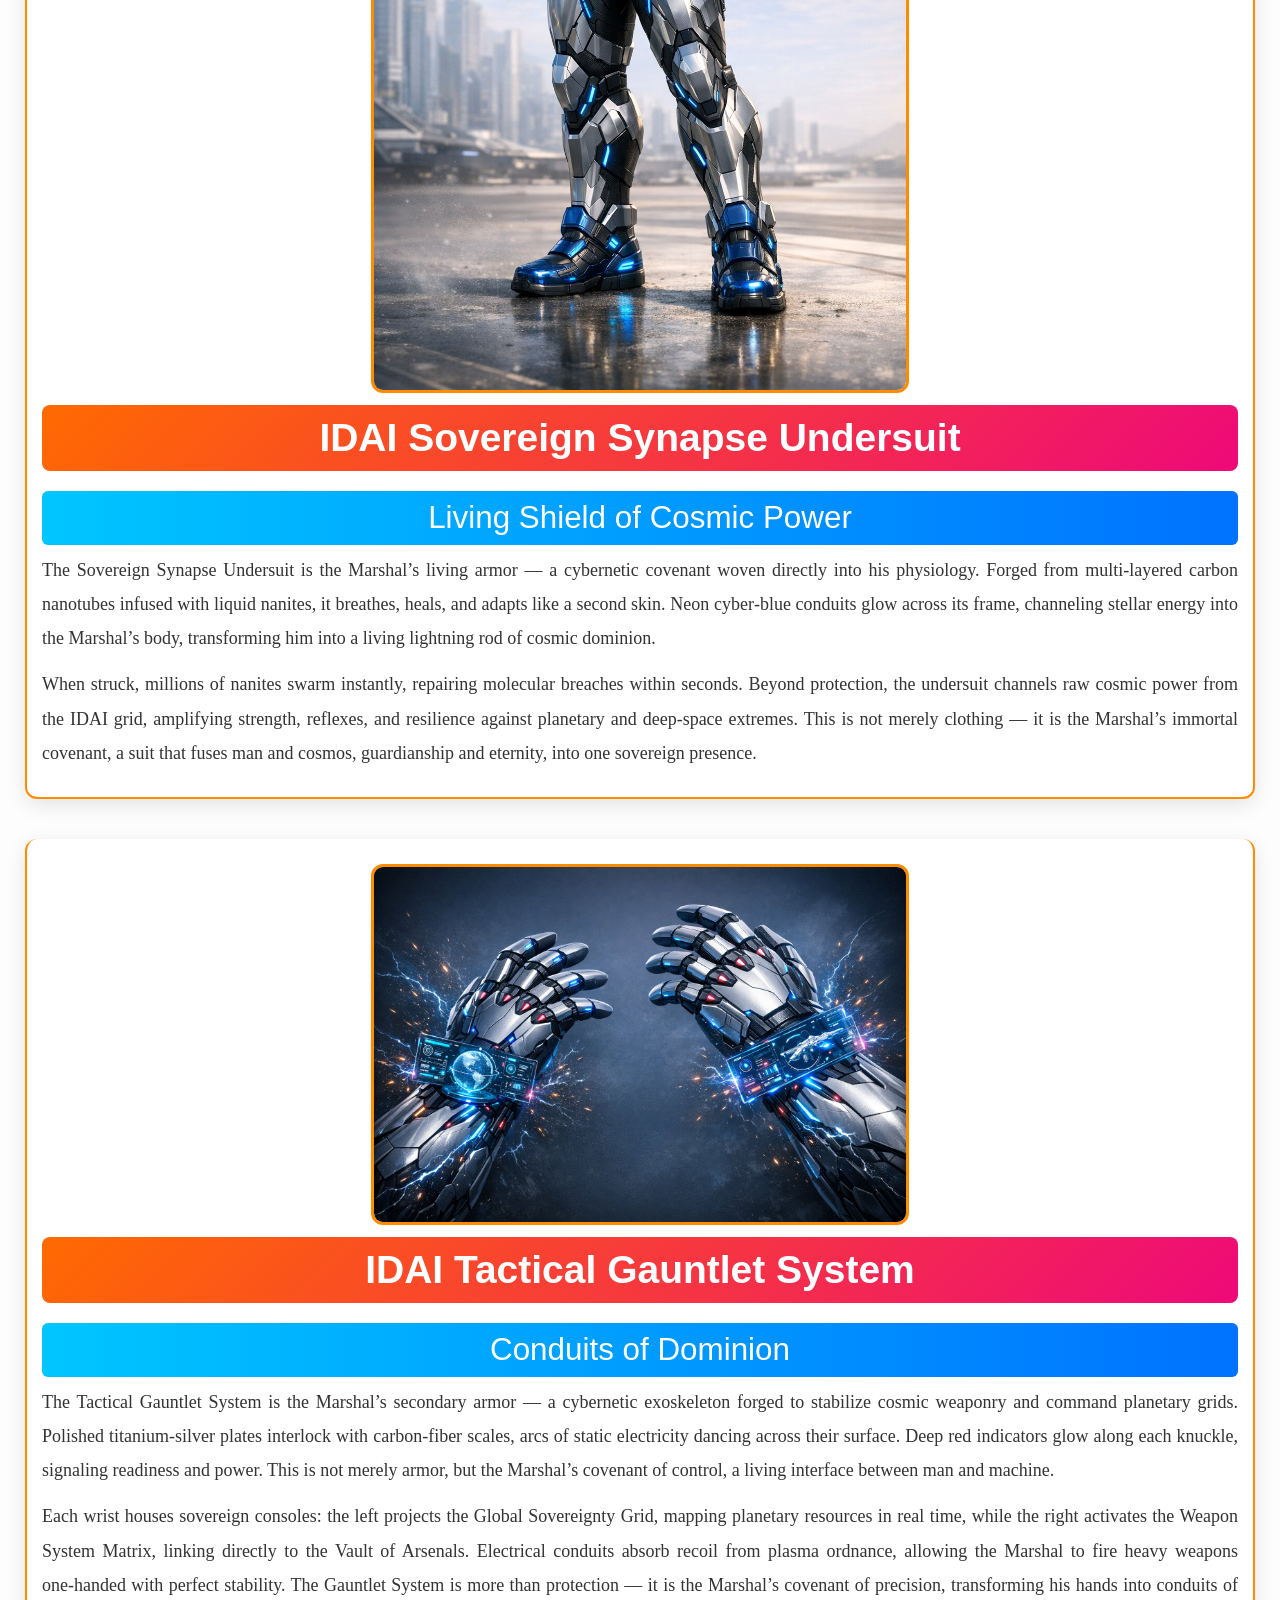
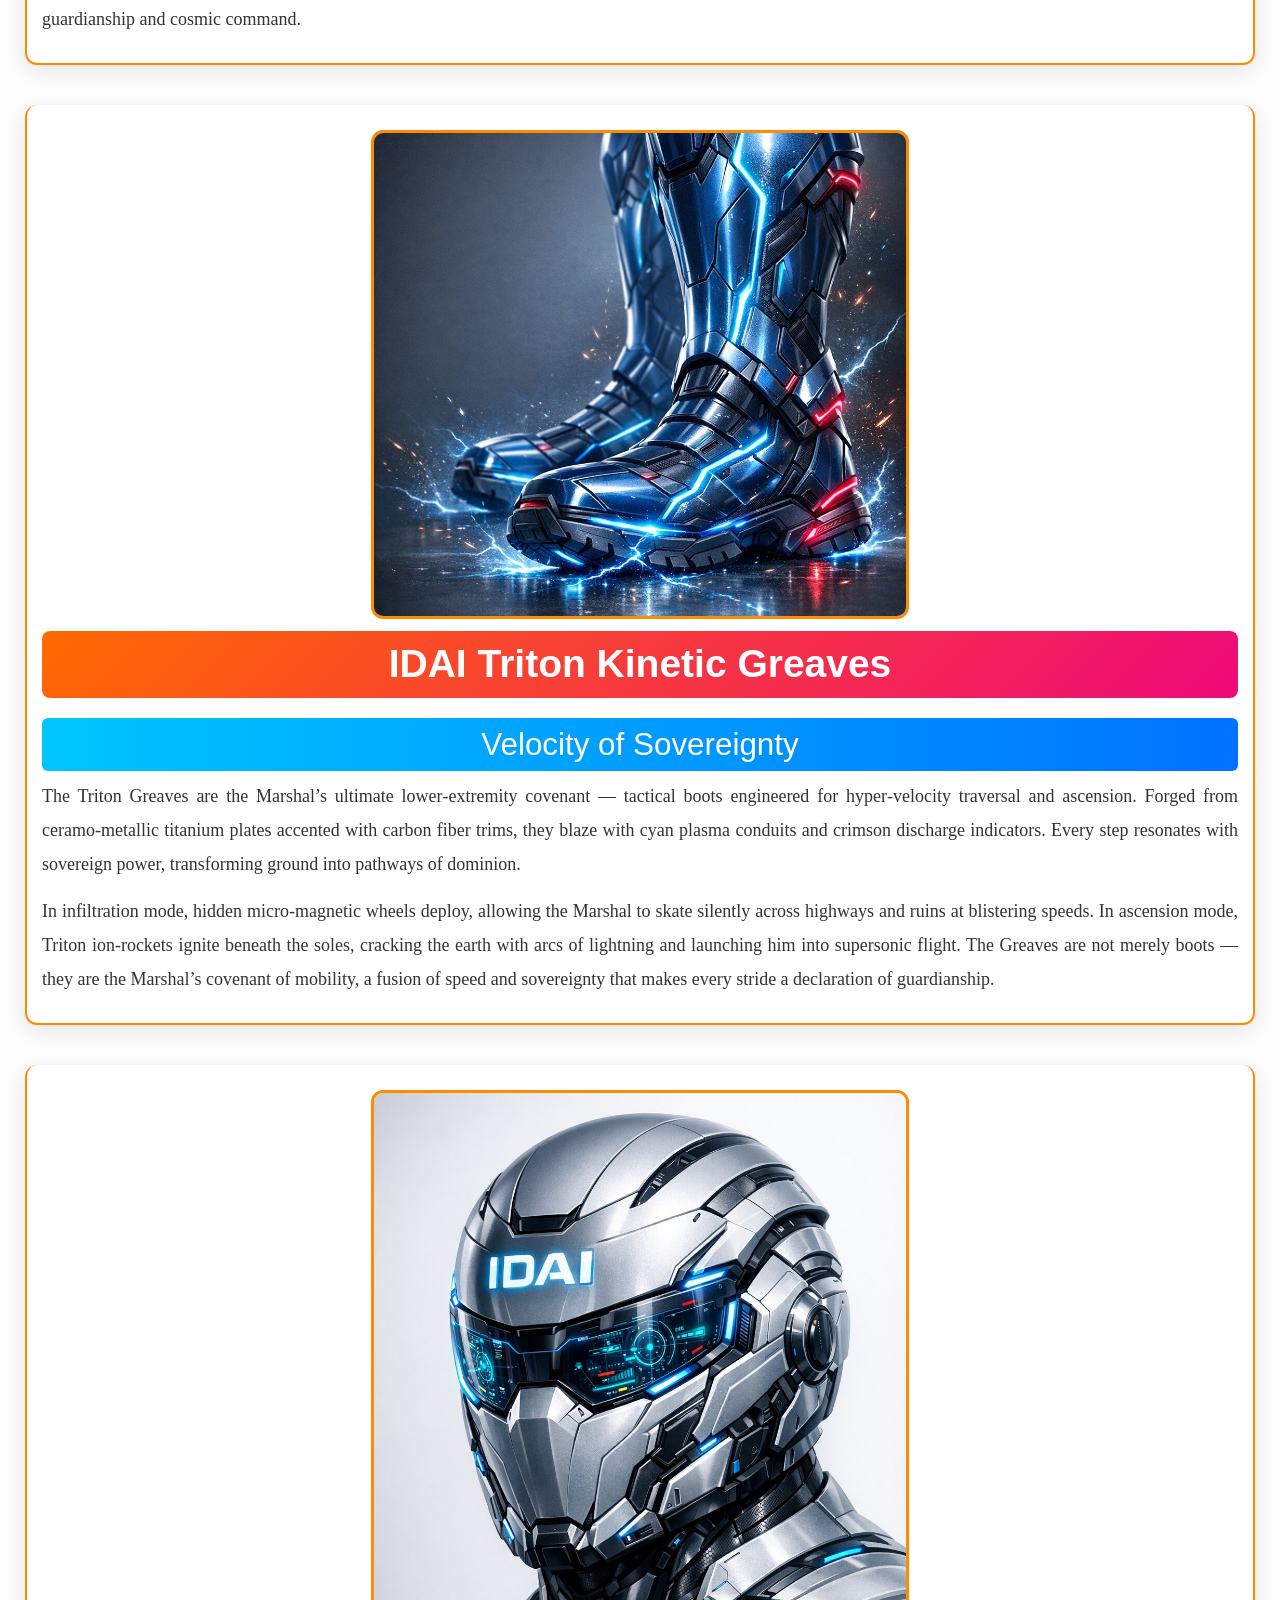
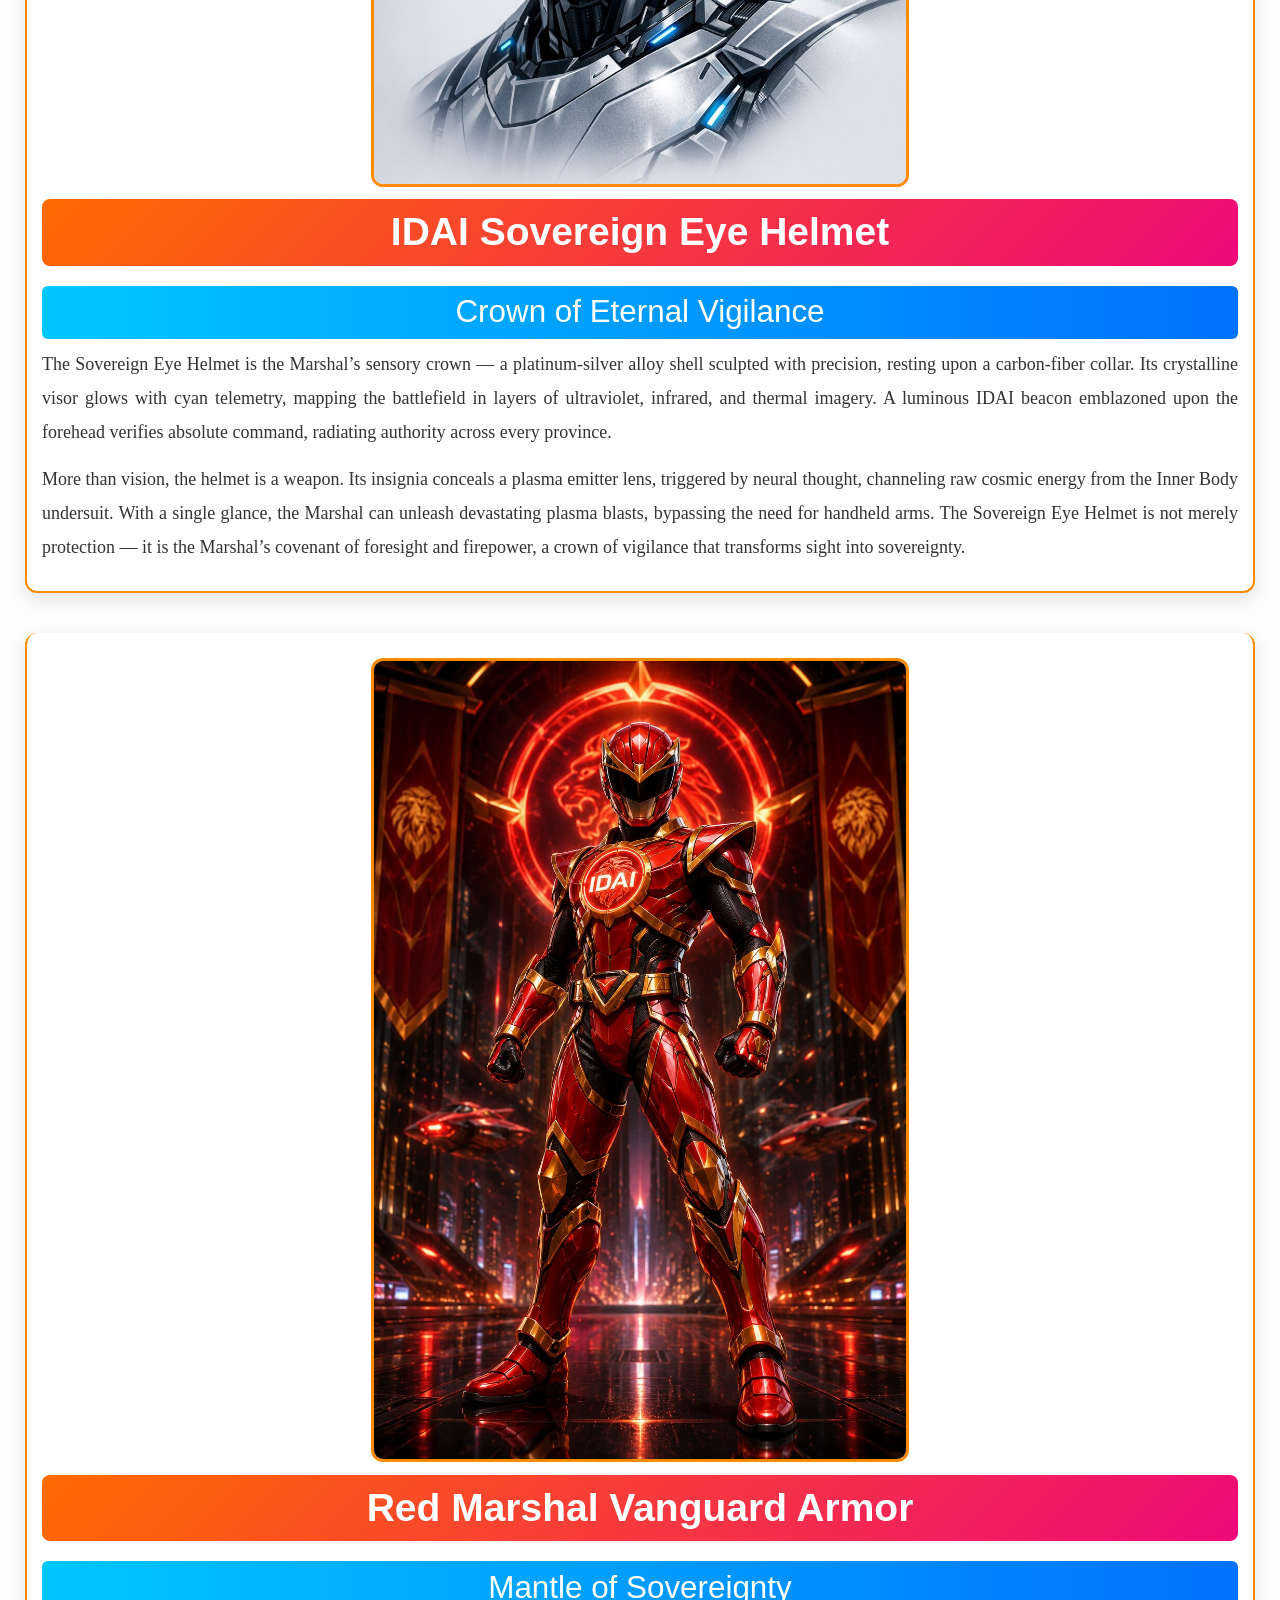
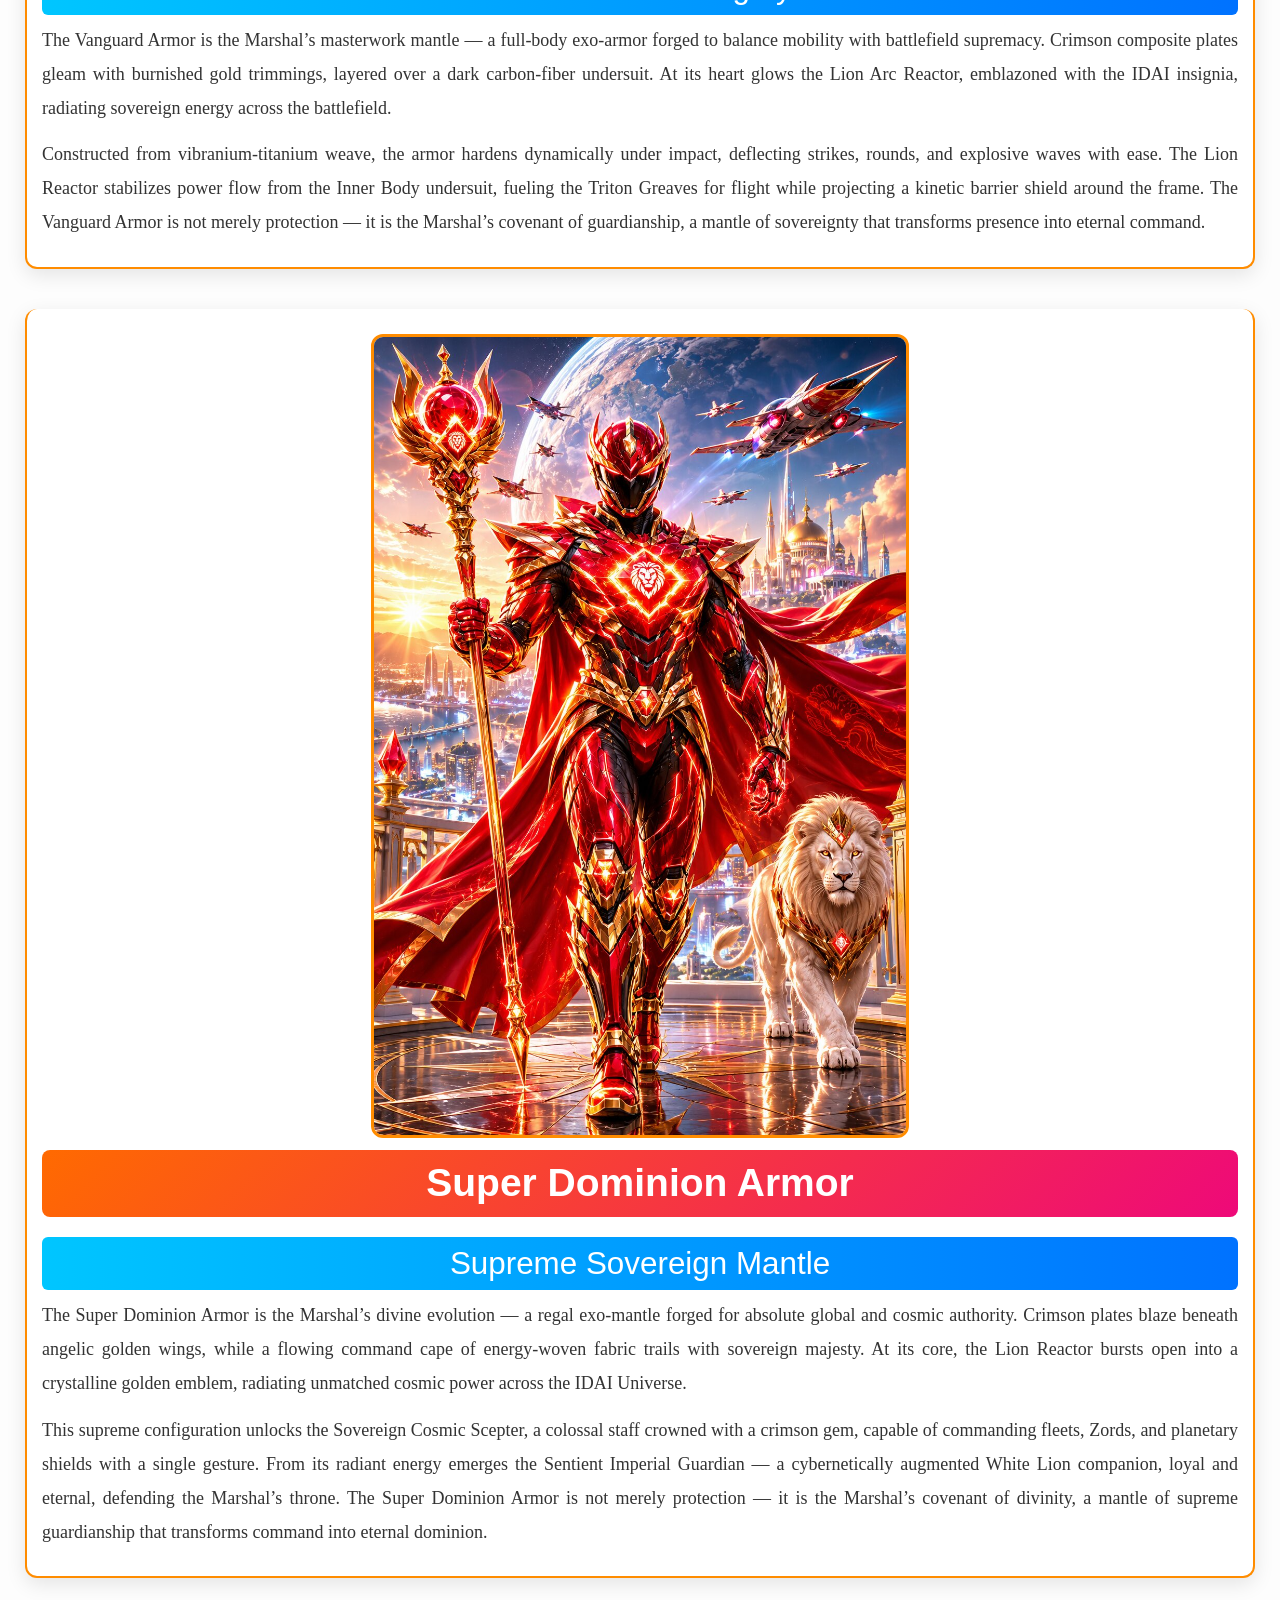
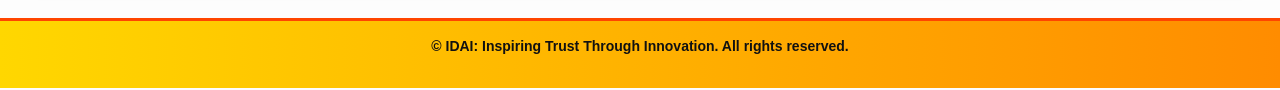
<file: suit.html>
<!DOCTYPE html>
<html>
<head>
	<meta charset="utf-8">
	<meta name="viewport" content="width=device-width, initial-scale=1">
	<title>IDAI Red Marshal Suits </title>

	<link rel="stylesheet" type="text/css" href="Style.css">
	<link href="https://cdn.jsdelivr.net/npm/bootstrap@5.3.2/dist/css/bootstrap.min.css" rel="stylesheet">

  <style>
    /* Navbar */ 
    .navbar {
      background: linear-gradient(90deg, #FFD700, #FF8C00);
      position: fixed;
      top: 0;
      left: 0;
      width: 100%;
      z-index: 1000;
      margin: 0 !important;
      padding: 5 !important;   /* Bootstrap default padding override */
    }

    .navbar .container-fluid {
      padding: 0 !important;   /* container padding override */
    }

    .navbar-brand {
      font-weight: bold;
      color: #222 !important;
      font-size: 16px;
      margin: 0;
      padding: 8px 12px;
    }

    .nav-link {
      display: inline-block;
      background-color: #fff;
      color: #FF4500 !important;
      font-weight: 600;
      font-size: 13px;
      padding: 6px 12px;
      margin: 2px;
      border-radius: 6px;
      border: 1px solid #FF4500;
      transition: all 0.3s ease;
      text-decoration: none;
    }

    .nav-link:hover {
      background-color: #FFD700;
      color: #111 !important;
      box-shadow: 0 0 12px #FF8C00;
      transform: scale(1.05);
    }

    .special {
      background-color: #42f5e3;
    }

    .special:hover {
      background: #42f5e3;
    }

    .para{
      width:auto;
      text-align: justify;
      height:auto;
      margin-left:20px;
      margin-right:20px;
      padding:15px;
      border:1.5px solid #1a6bed;
      border-radius:10px;
    }

    /* Body padding so content doesn't hide under fixed navbar */
    body {
      padding-top: 60px;
      font-family: 'Segoe UI', Tahoma, Geneva, Verdana, sans-serif;
      background: #fdfdfd;
      color: #222;
    }

    /* Footer */
    footer {
      text-align: center;
      background: linear-gradient(90deg, #FFD700, #FF8C00);
      padding: 15px;
      color: #111;
      font-size: 14px;
      border-top: 3px solid #FF4500;
      font-weight: bold;
    }

    /* Responsive */
    @media (max-width: 1100px) {
      .nav-link {
        font-size: 14px;
        padding: 8px;
        width: 90%; /* বাটনগুলো বড় হয়ে যাওয়ার সমস্যা এড়াবে */
        margin:5px;
      }
      .navbar-brand {
        font-size: 13px;
      }
    }

    @media (max-width: 1000px) {
  body {
    margin-left: 3px !important;
    margin-right: 3px !important;
    margin-top:30px !important;
    padding: 0 !important;

    h2{
      margin-top:50px !important;
    }
  }

  .section {
    margin-left: 5px !important;
    margin-right: 5px !important;
    padding: 10px !important;
    width: auto;
  }

  .navbar {
    padding: 5px !important;
    margin: 0 !important;
    display: flex;
    align-items: center;
    justify-content: space-between;
  }

  .navbar-brand {
    font-size: 12px !important;
    margin-left: 10px !important;
  }

  .nav-link {
    font-size: 13px !important;
    padding: 6px 10px !important;
    margin: 3px 0 !important;
    width: 100%;
    display: block;
  }

  .min {
    margin: 10px auto !important;
    padding: 8px !important;
    font-size: 12px !important;
    width: auto;
  }

  img {
    width: 95% !important;
    margin: 5px auto !important;
  }

  .events {
    margin: 5px !important;
    padding: 12px !important;
  }

  .best-brand, .sovereign-state, .state-brand {
    margin: 8px auto !important;
    padding: 12px !important;
    width: auto;
  }

  .explore-container {
    flex-direction: column;
    align-items: center;
    gap: 10px;
  }

  .explore-btn {
    width: 90% !important;
    margin-bottom: 10px !important;
    padding: 12px !important;
    font-size: 14px !important;
  }

  footer {
    padding: 8px !important;
    font-size: 12px !important;
  }
}


@media (max-width: 1000px) {
  .section {
    margin: 8px !important;
    padding: 10px !important;
    width: auto;
  }

  /* Nested section inside section */
  .section .section {
    margin: 5px !important;
    padding: 8px !important;
    width: auto;
    background: #fff;          /* nested section আলাদা বোঝানোর জন্য */
    border: 1px solid #ddd;    /* subtle border */
    border-radius: 8px;
  }

  .section .section p {
    font-size: 14px !important;
    line-height: 1.6 !important;
    margin: 5px 0 !important;
  }
}

  </style>	


</head>
<body>

  <nav class="navbar navbar-expand-lg">
    <div class="container-fluid">
      <a class="navbar-brand" href="#">🌐IDAI Red Marshal</a>
      <button class="navbar-toggler" type="button" data-bs-toggle="collapse" 
              data-bs-target="#navbarNav" aria-controls="navbarNav" 
              aria-expanded="false" aria-label="Toggle navigation">
        <span class="navbar-toggler-icon"></span>
      </button>
      <div class="collapse navbar-collapse" id="navbarNav">
        <ul class="navbar-nav ms-auto">
          <li class="nav-item"><a class="nav-link " href="index.html">Home</a></li>
          <li class="nav-item"><a class="nav-link special" href="suit.html">Suit</a></li>
          <li class="nav-item"><a class="nav-link " href="house.html">Residence</a></li>
          <li class="nav-item"><a class="nav-link " href="vehicle.html">Vehicles</a> </li>
          <li class="nav-item"><a class="nav-link " href="arsenal.html">Arsenals</a></li>
          <li class="nav-item"><a class="nav-link " href="Command.html">Command</a></li> 
        </ul>
      </div>
    </div>
  </nav><br>

<div class="section"> 
  <center><img src="Red Marshal.jpg" alt="Red Marshal Suit"></center>
  <h2> Red Marshal Suit </h2> 
  <h3> Attire of Sovereignty </h3> 
  <p> 
    The Marshal’s suit is more than attire — it is a covenant of identity. Forged with sovereign precision, the ensemble blends tactical resilience with ceremonial grandeur. Matte obsidian black forms the foundation, accented by crimson linings and golden insignia that blaze like banners of dominion. Every stitch, every plate, every fold reflects the Marshal’s guardianship, transforming clothing into a living symbol of justice and vigilance.  
  </p> 
  <p> 
    Integrated with advanced composites, the suit resists impact while remaining regal in presence. Its ceremonial cloak flows with cinematic grace, while the embedded crest of IDAI shines upon the chest as a beacon of authority. This is not merely what the Marshal wears — it is the embodiment of sovereignty, a suit that transforms presence into command, and command into eternal guardianship.  
  </p> 
</div>
<div class="section"> 
  <center><img src="Inner Body.jpg" alt="IDAI Nano-Tech Sovereign Synapse Undersuit"></center>
  <h2> IDAI Sovereign Synapse Undersuit </h2> 
  <h3> Living Shield of Cosmic Power </h3> 
  <p> 
    The Sovereign Synapse Undersuit is the Marshal’s living armor — a cybernetic covenant woven directly into his physiology. Forged from multi‑layered carbon nanotubes infused with liquid nanites, it breathes, heals, and adapts like a second skin. Neon cyber‑blue conduits glow across its frame, channeling stellar energy into the Marshal’s body, transforming him into a living lightning rod of cosmic dominion.  
  </p> 
  <p> 
    When struck, millions of nanites swarm instantly, repairing molecular breaches within seconds. Beyond protection, the undersuit channels raw cosmic power from the IDAI grid, amplifying strength, reflexes, and resilience against planetary and deep‑space extremes. This is not merely clothing — it is the Marshal’s immortal covenant, a suit that fuses man and cosmos, guardianship and eternity, into one sovereign presence.  
  </p> 
</div>

<div class="section"> 
  <center><img src="Hand Wrist.jpg" alt="IDAI Tactical Gauntlet System"></center>
  <h2> IDAI Tactical Gauntlet System </h2> 
  <h3> Conduits of Dominion </h3> 
  <p> 
    The Tactical Gauntlet System is the Marshal’s secondary armor — a cybernetic exoskeleton forged to stabilize cosmic weaponry and command planetary grids. Polished titanium‑silver plates interlock with carbon‑fiber scales, arcs of static electricity dancing across their surface. Deep red indicators glow along each knuckle, signaling readiness and power. This is not merely armor, but the Marshal’s covenant of control, a living interface between man and machine.  
  </p> 
  <p> 
    Each wrist houses sovereign consoles: the left projects the Global Sovereignty Grid, mapping planetary resources in real time, while the right activates the Weapon System Matrix, linking directly to the Vault of Arsenals. Electrical conduits absorb recoil from plasma ordnance, allowing the Marshal to fire heavy weapons one‑handed with perfect stability. The Gauntlet System is more than protection — it is the Marshal’s covenant of precision, transforming his hands into conduits of guardianship and cosmic command.  
  </p> 
</div>

<div class="section"> 
  <center><img src="Super Shoe.jpg" alt="IDAI Triton Kinetic Greaves"></center>
  <h2> IDAI Triton Kinetic Greaves </h2> 
  <h3> Velocity of Sovereignty </h3> 
  <p> 
    The Triton Greaves are the Marshal’s ultimate lower‑extremity covenant — tactical boots engineered for hyper‑velocity traversal and ascension. Forged from ceramo‑metallic titanium plates accented with carbon fiber trims, they blaze with cyan plasma conduits and crimson discharge indicators. Every step resonates with sovereign power, transforming ground into pathways of dominion.  
  </p> 
  <p> 
    In infiltration mode, hidden micro‑magnetic wheels deploy, allowing the Marshal to skate silently across highways and ruins at blistering speeds. In ascension mode, Triton ion‑rockets ignite beneath the soles, cracking the earth with arcs of lightning and launching him into supersonic flight. The Greaves are not merely boots — they are the Marshal’s covenant of mobility, a fusion of speed and sovereignty that makes every stride a declaration of guardianship.  
  </p> 
</div>

<div class="section"> 
  <center><img src="Head.jpg" alt="IDAI Sovereign Eye Helmet"></center>
  <h2> IDAI Sovereign Eye Helmet </h2> 
  <h3> Crown of Eternal Vigilance </h3> 
  <p> 
    The Sovereign Eye Helmet is the Marshal’s sensory crown — a platinum‑silver alloy shell sculpted with precision, resting upon a carbon‑fiber collar. Its crystalline visor glows with cyan telemetry, mapping the battlefield in layers of ultraviolet, infrared, and thermal imagery. A luminous IDAI beacon emblazoned upon the forehead verifies absolute command, radiating authority across every province.  
  </p> 
  <p> 
    More than vision, the helmet is a weapon. Its insignia conceals a plasma emitter lens, triggered by neural thought, channeling raw cosmic energy from the Inner Body undersuit. With a single glance, the Marshal can unleash devastating plasma blasts, bypassing the need for handheld arms. The Sovereign Eye Helmet is not merely protection — it is the Marshal’s covenant of foresight and firepower, a crown of vigilance that transforms sight into sovereignty.  
  </p> 
</div>

<div class="section"> 
  <center><img src="Super Red Marshal.jpg" alt="Red Marshal Vanguard Armor"></center>
  <h2> Red Marshal Vanguard Armor </h2> 
  <h3> Mantle of Sovereignty </h3> 
  <p> 
    The Vanguard Armor is the Marshal’s masterwork mantle — a full‑body exo‑armor forged to balance mobility with battlefield supremacy. Crimson composite plates gleam with burnished gold trimmings, layered over a dark carbon‑fiber undersuit. At its heart glows the Lion Arc Reactor, emblazoned with the IDAI insignia, radiating sovereign energy across the battlefield.  
  </p> 
  <p> 
    Constructed from vibranium‑titanium weave, the armor hardens dynamically under impact, deflecting strikes, rounds, and explosive waves with ease. The Lion Reactor stabilizes power flow from the Inner Body undersuit, fueling the Triton Greaves for flight while projecting a kinetic barrier shield around the frame. The Vanguard Armor is not merely protection — it is the Marshal’s covenant of guardianship, a mantle of sovereignty that transforms presence into eternal command.  
  </p> 
</div>

<div class="section"> 
  <center><img src="Super Dominion of the Red Marshal.jpg" alt="Super Dominion Armor"></center>
  <h2> Super Dominion Armor </h2> 
  <h3> Supreme Sovereign Mantle </h3> 
  <p> 
    The Super Dominion Armor is the Marshal’s divine evolution — a regal exo‑mantle forged for absolute global and cosmic authority. Crimson plates blaze beneath angelic golden wings, while a flowing command cape of energy‑woven fabric trails with sovereign majesty. At its core, the Lion Reactor bursts open into a crystalline golden emblem, radiating unmatched cosmic power across the IDAI Universe.  
  </p> 
  <p> 
    This supreme configuration unlocks the Sovereign Cosmic Scepter, a colossal staff crowned with a crimson gem, capable of commanding fleets, Zords, and planetary shields with a single gesture. From its radiant energy emerges the Sentient Imperial Guardian — a cybernetically augmented White Lion companion, loyal and eternal, defending the Marshal’s throne. The Super Dominion Armor is not merely protection — it is the Marshal’s covenant of divinity, a mantle of supreme guardianship that transforms command into eternal dominion.  
  </p> 
</div>



<footer>
	<p>© IDAI: Inspiring Trust Through Innovation. All rights reserved.</p>
</footer>

<!-- Bootstrap JS -->
  <script src="https://cdn.jsdelivr.net/npm/bootstrap@5.3.2/dist/js/bootstrap.bundle.min.js"></script>

</body>
</html>
</file>
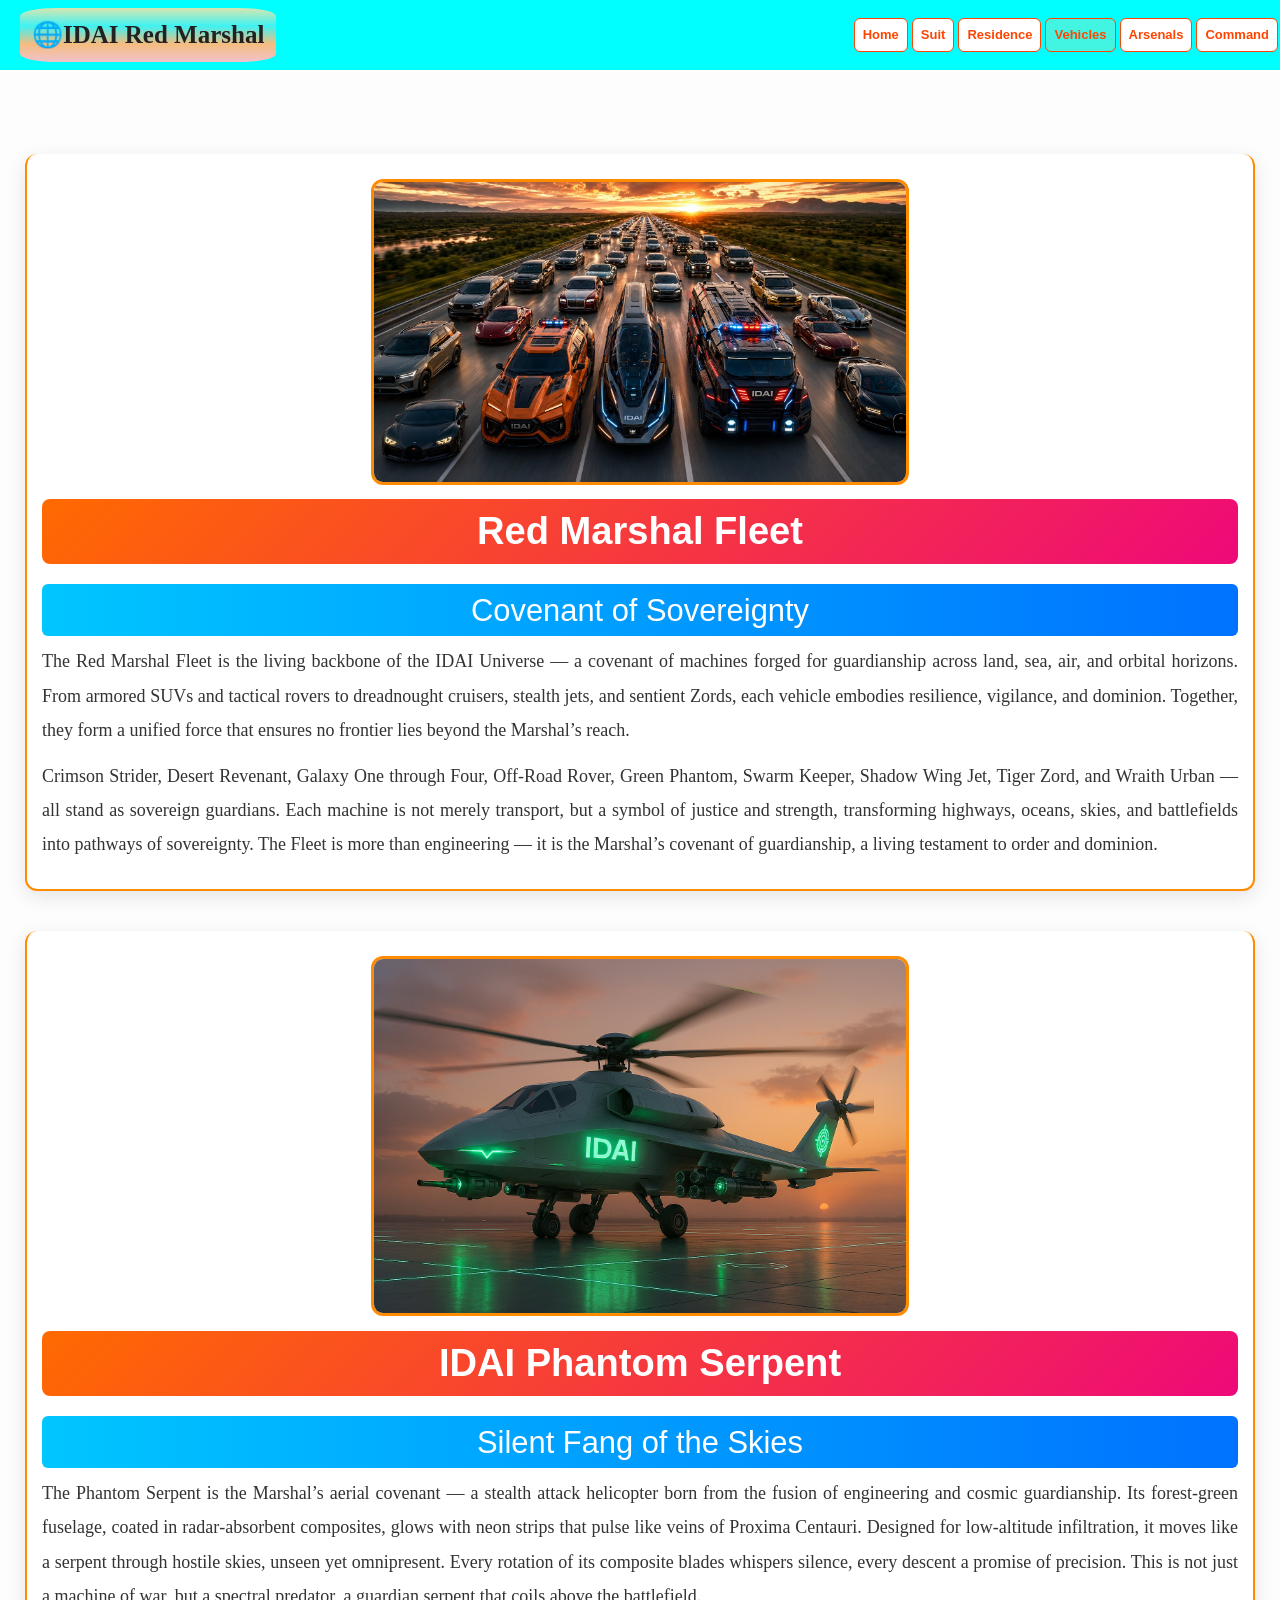
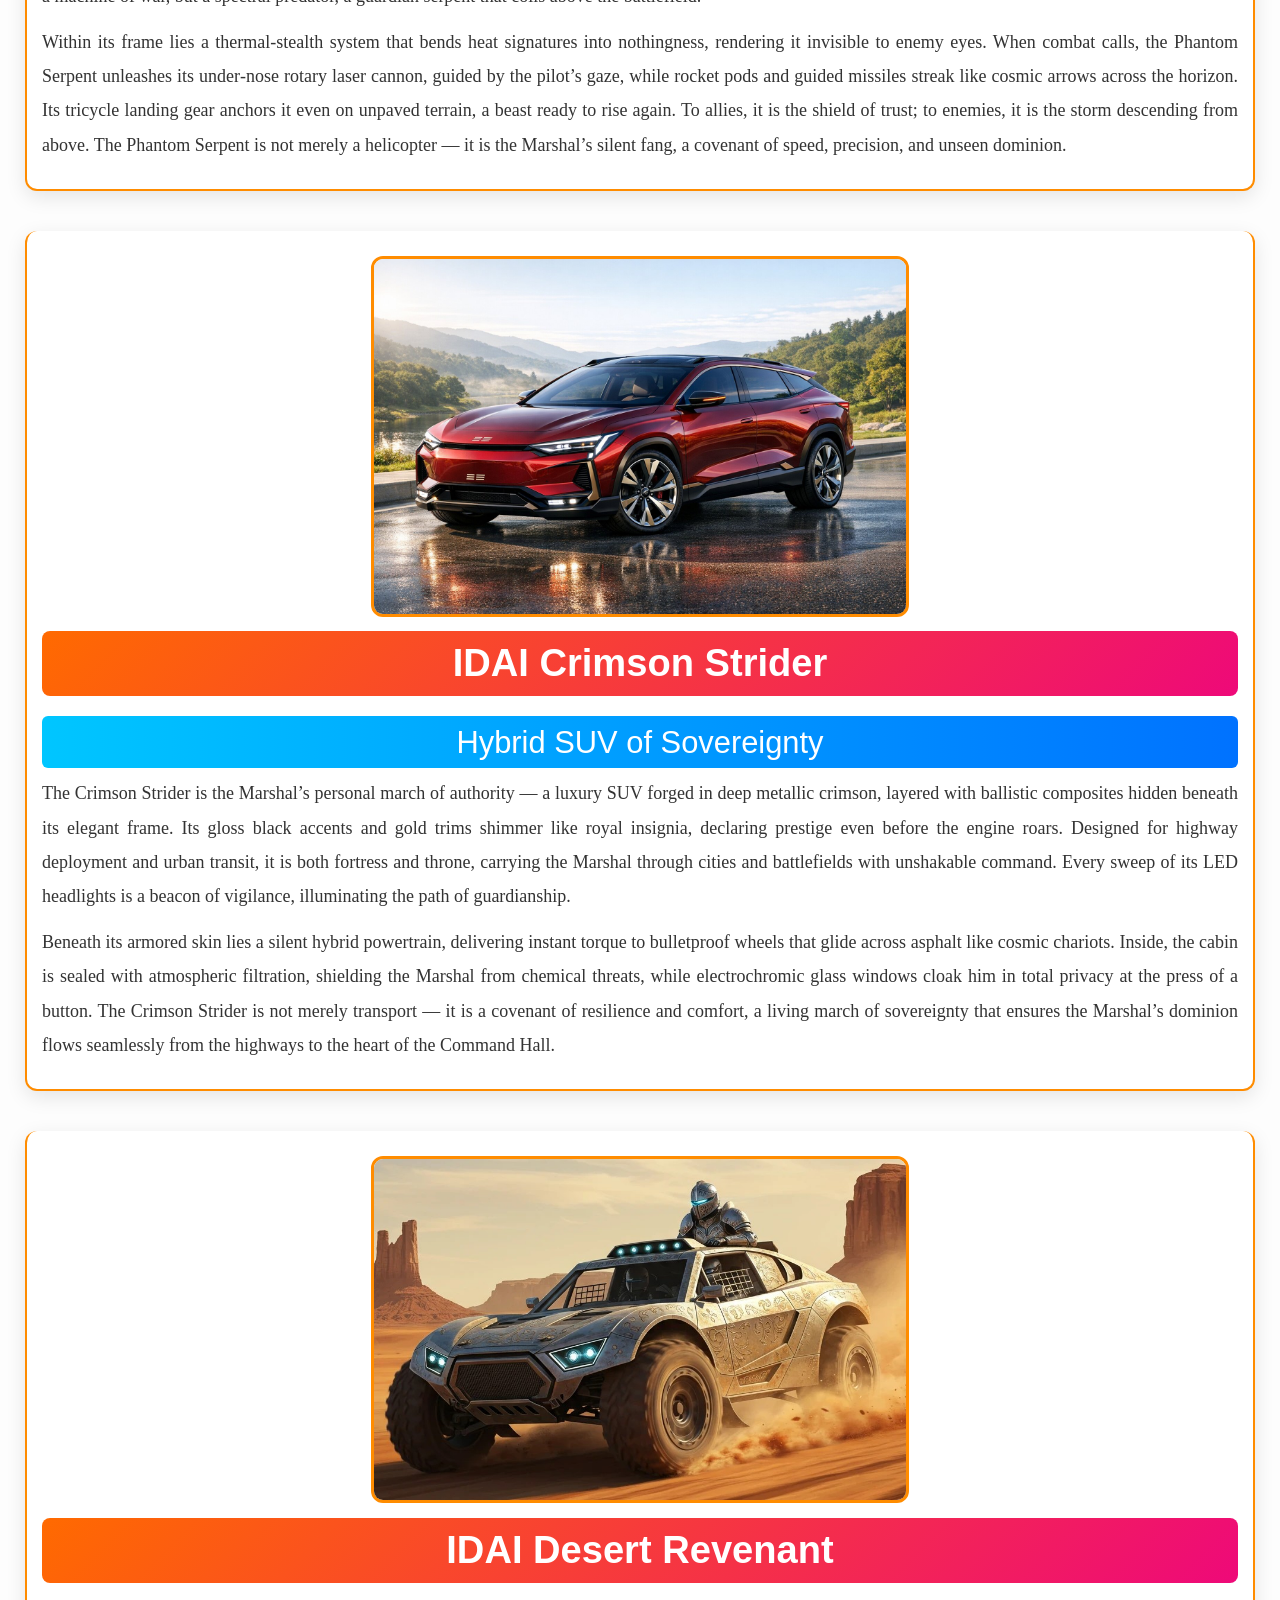
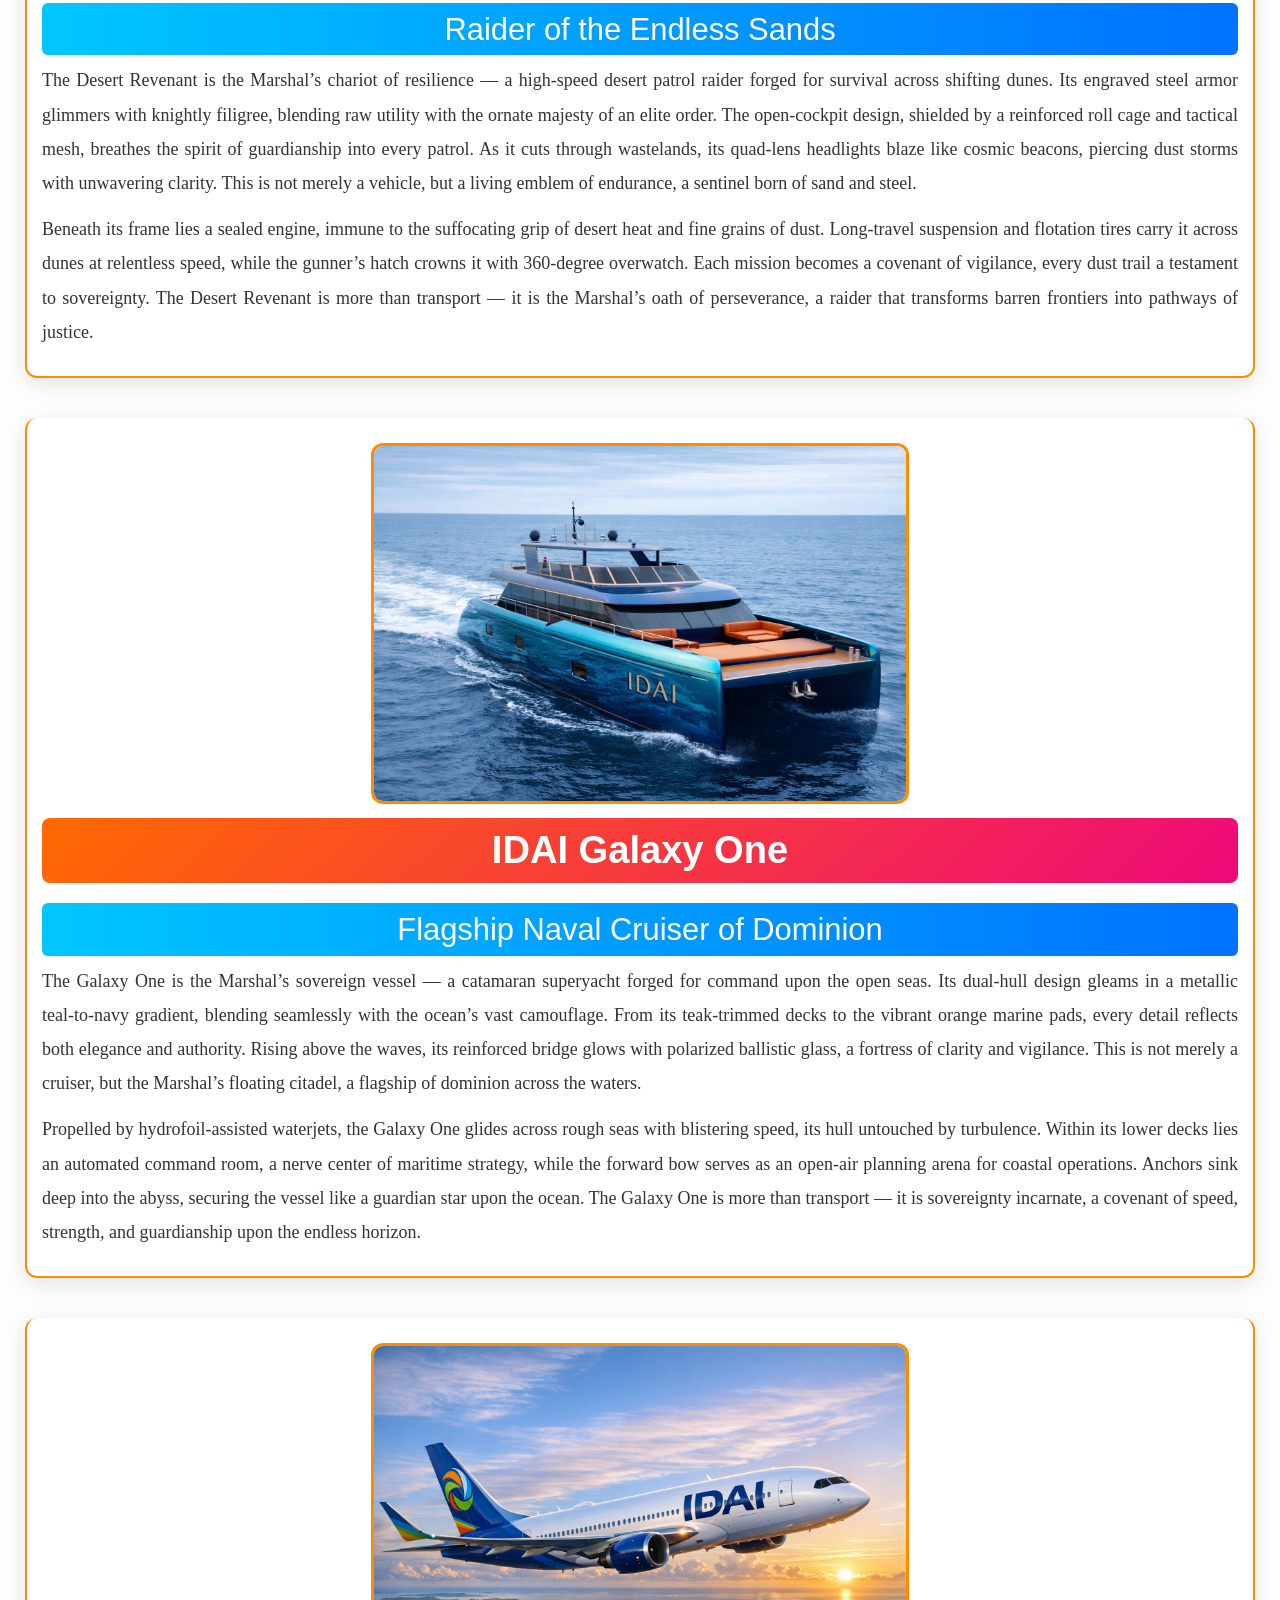
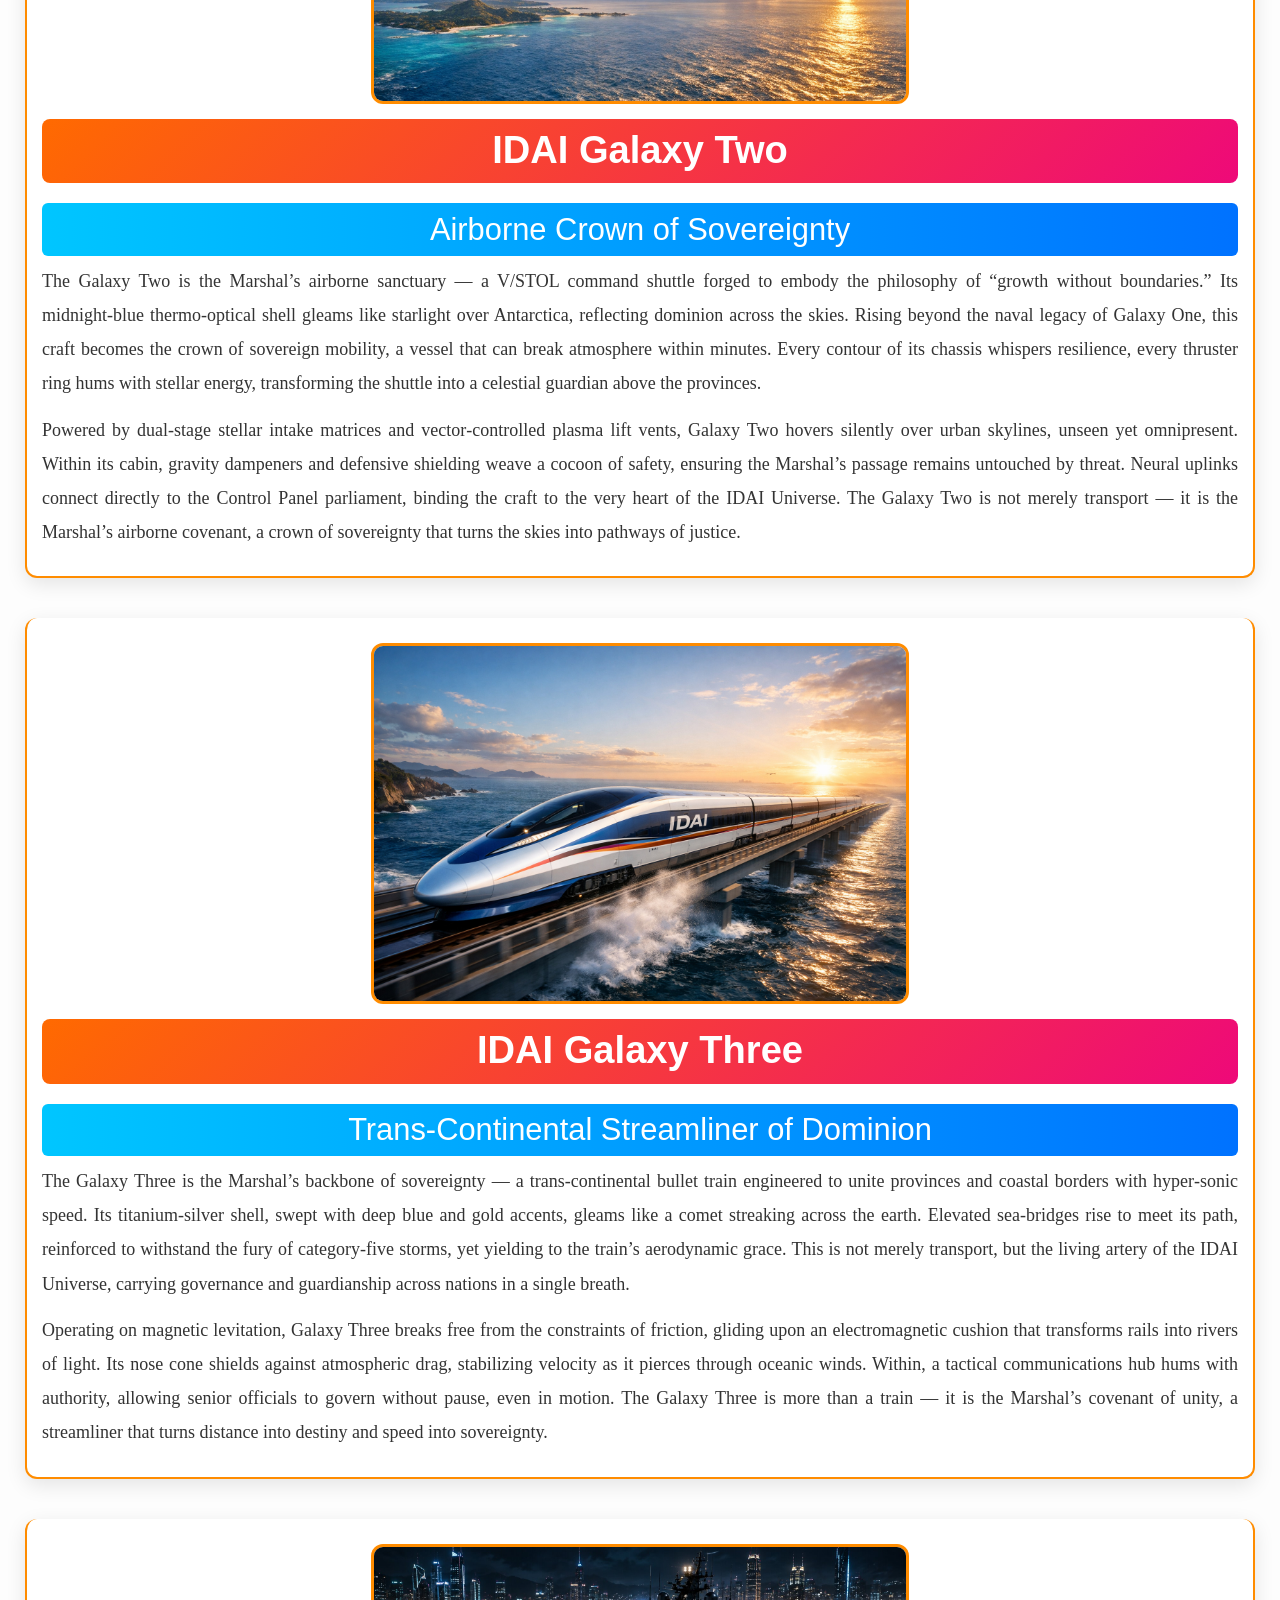
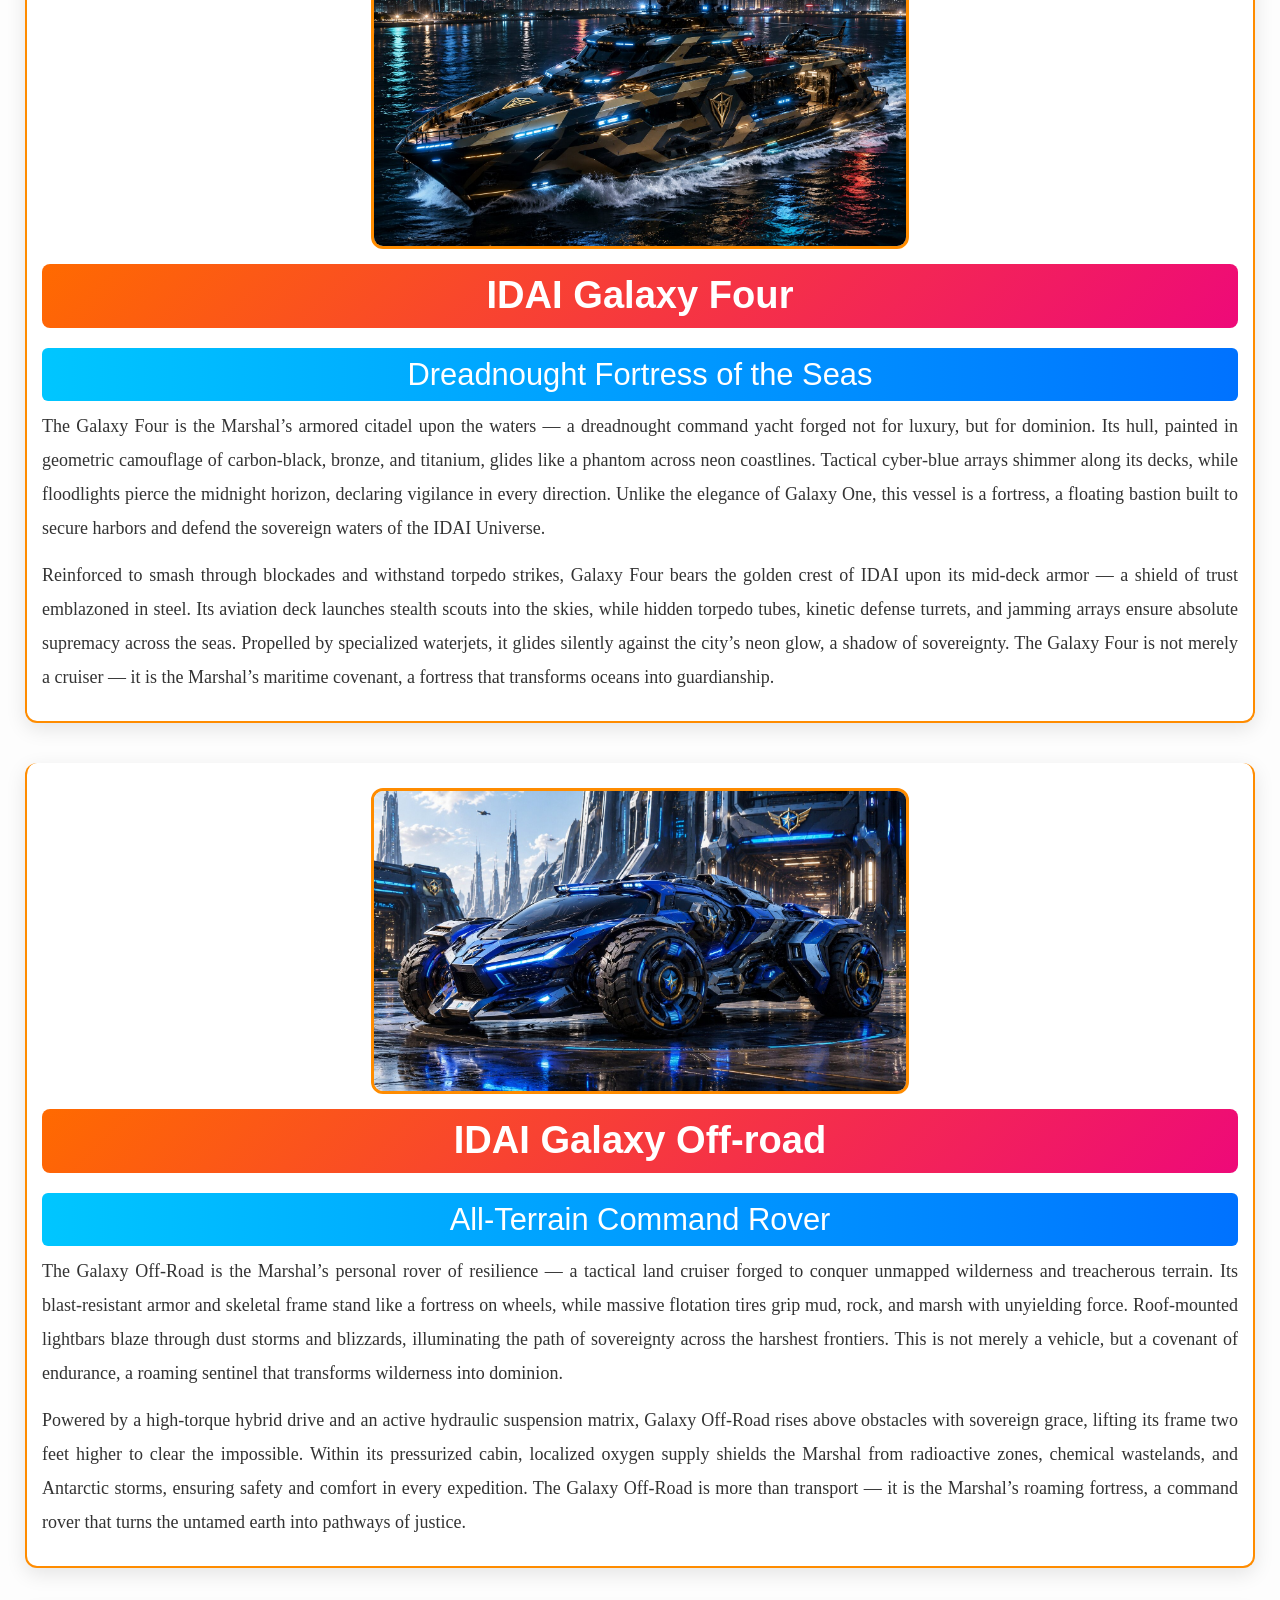
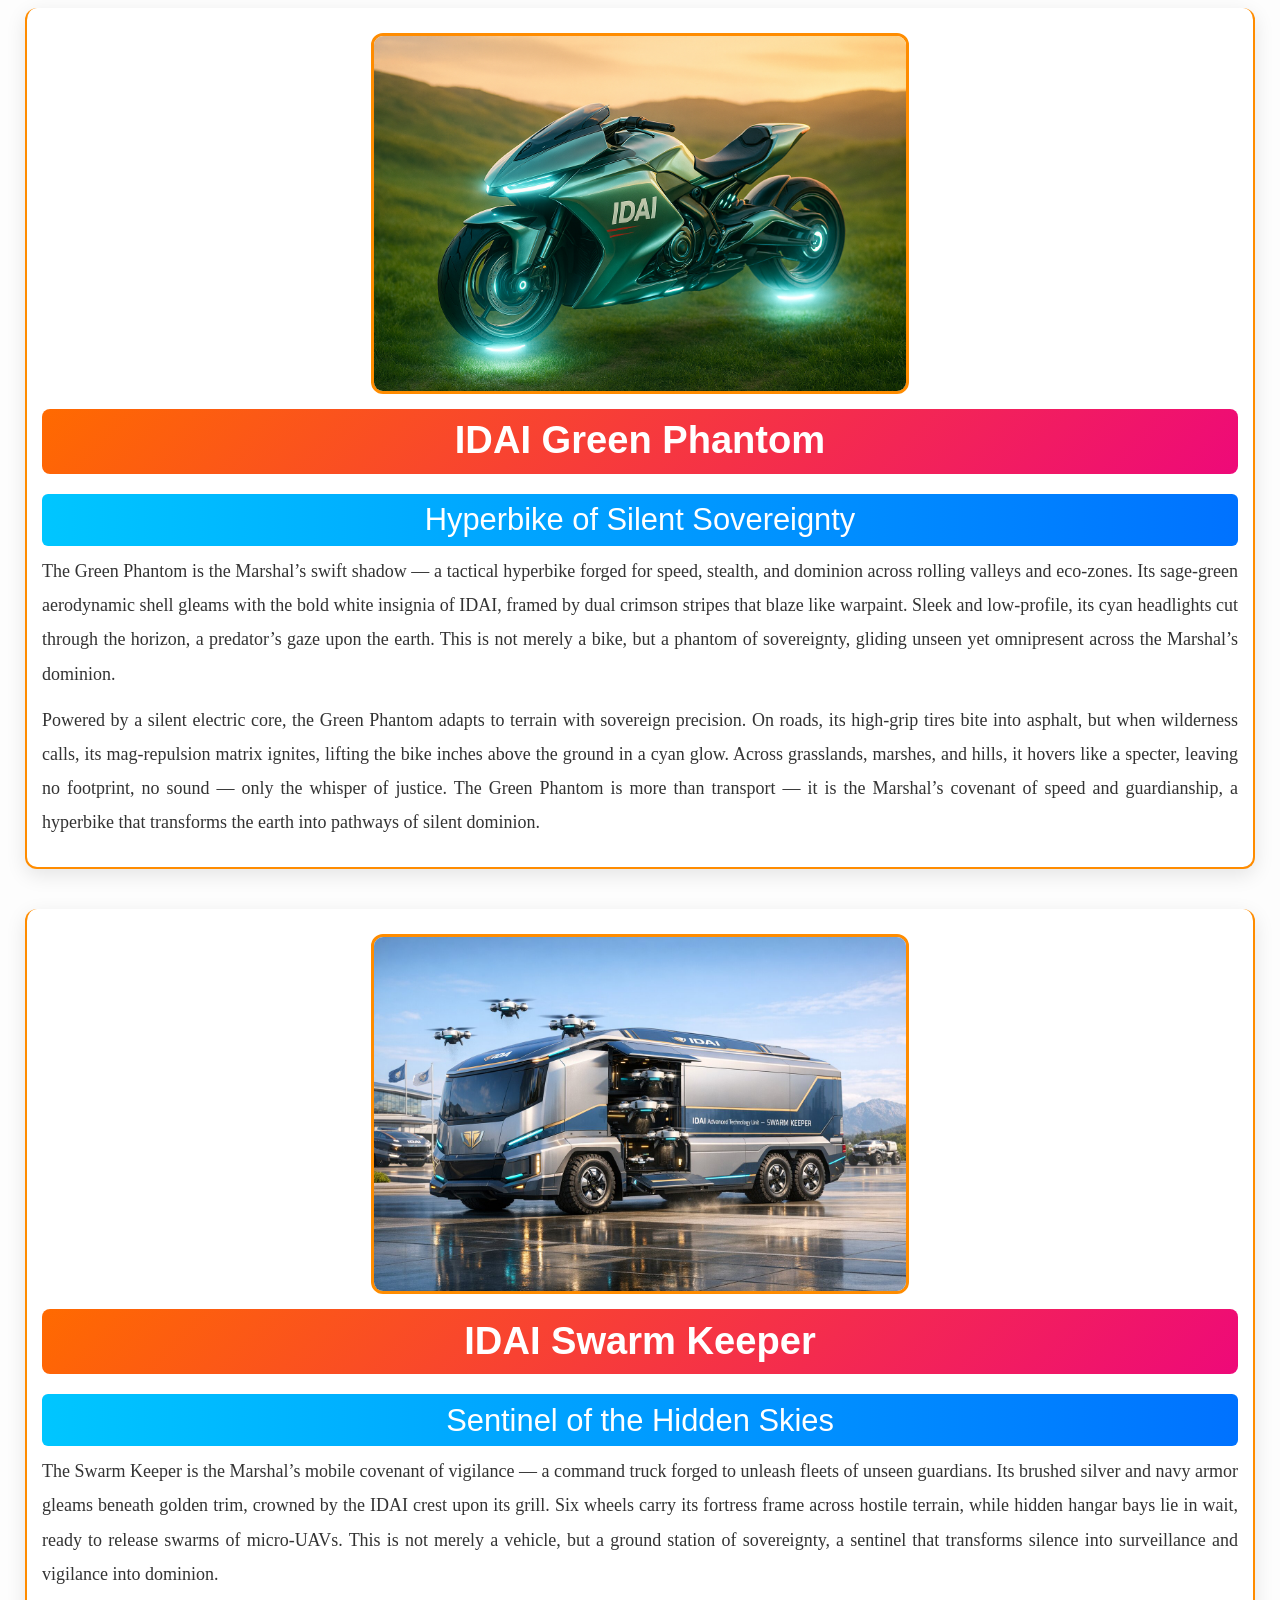
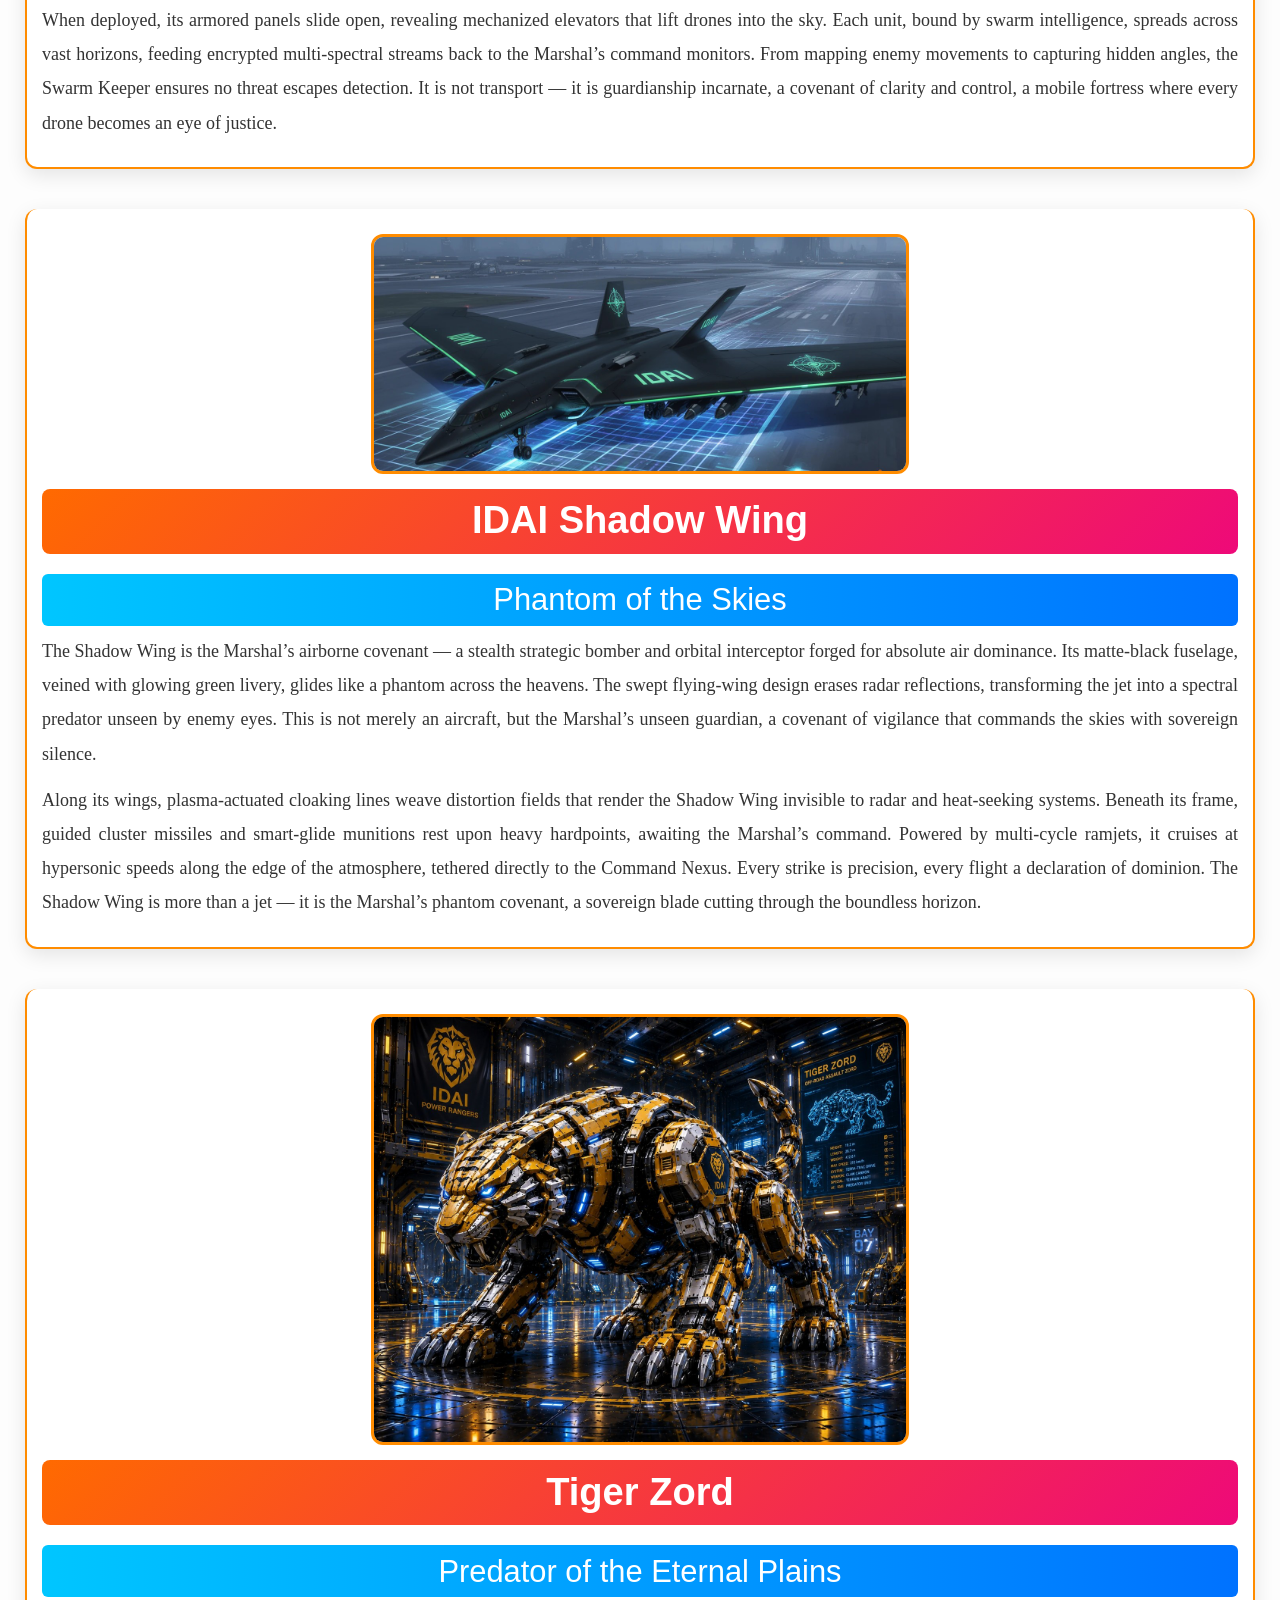
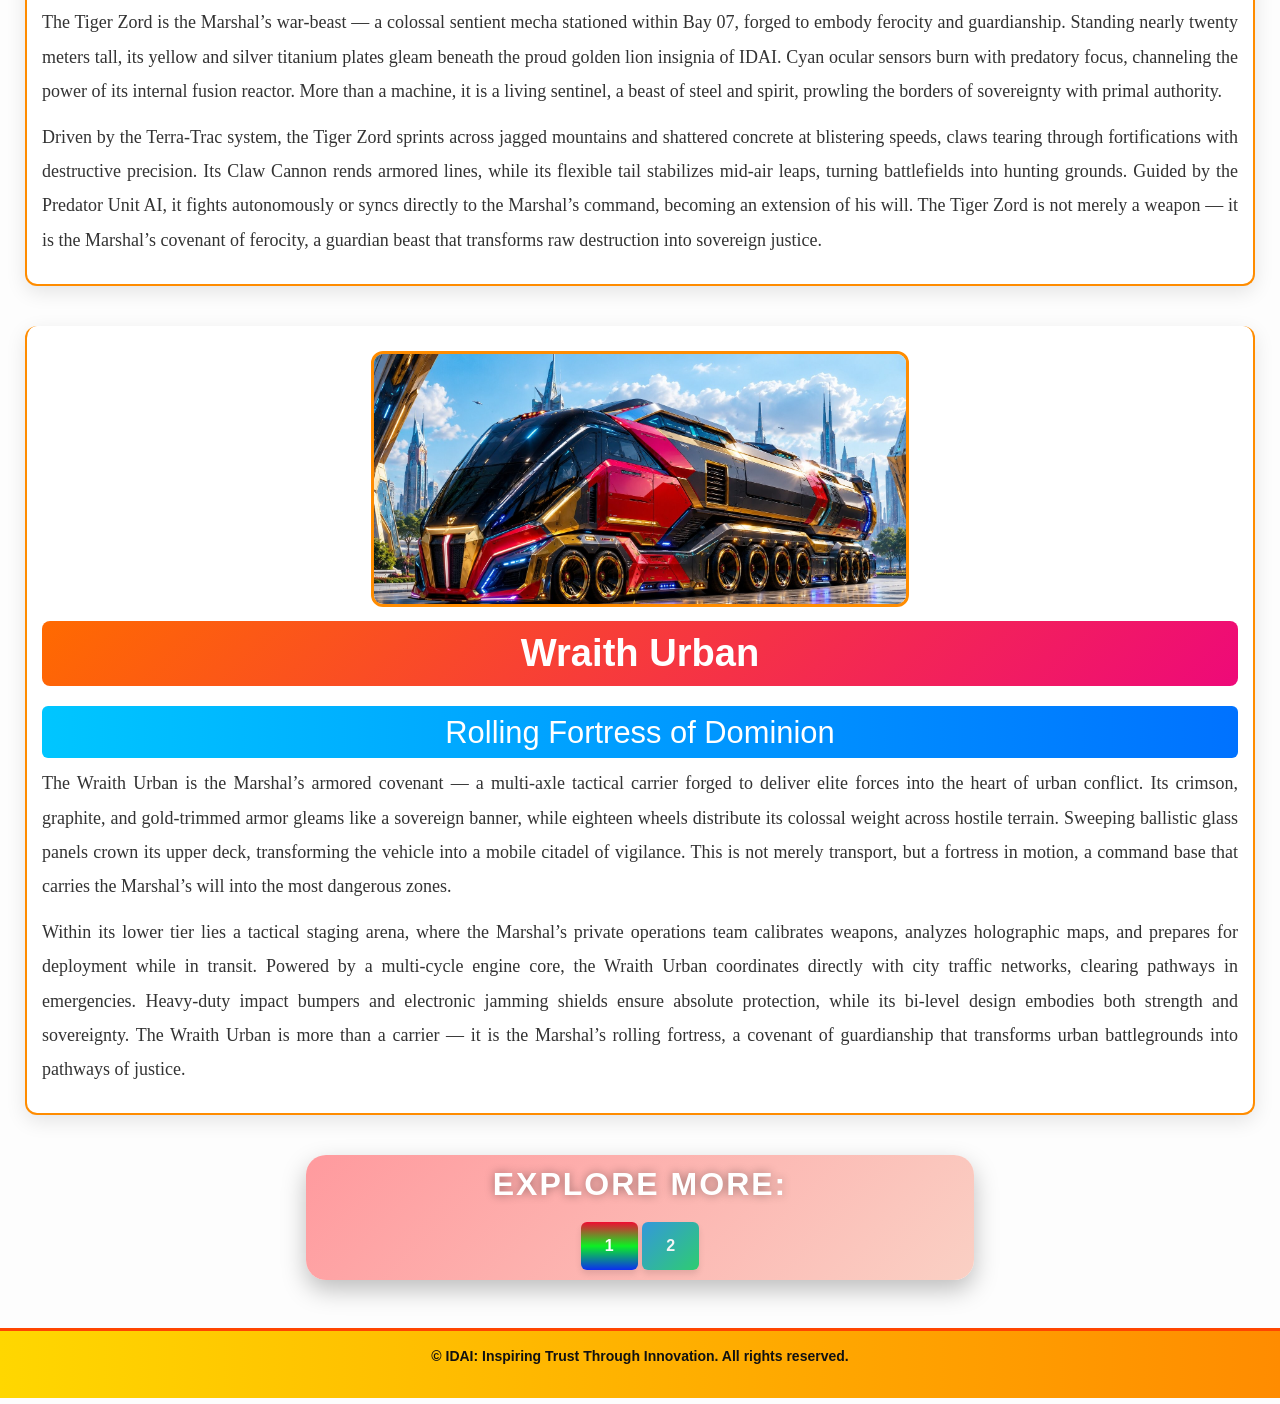
<file: vehicle.html>
<!DOCTYPE html>
<html>
<head>
	<meta charset="utf-8">
	<meta name="viewport" content="width=device-width, initial-scale=1">
	<title>IDAI Red Marshal Vehicles</title>

	<link rel="stylesheet" type="text/css" href="Style.css">
	<link href="https://cdn.jsdelivr.net/npm/bootstrap@5.3.2/dist/css/bootstrap.min.css" rel="stylesheet">

  <style>
    /* Navbar */ 
    .navbar {
      background: linear-gradient(90deg, #FFD700, #FF8C00);
      position: fixed;
      top: 0;
      left: 0;
      width: 100%;
      z-index: 1000;
      margin: 0 !important;
      padding: 5 !important;   /* Bootstrap default padding override */
    }

    .navbar .container-fluid {
      padding: 0 !important;   /* container padding override */
    }

    .navbar-brand {
      font-weight: bold;
      color: #222 !important;
      font-size: 16px;
      margin: 0;
      padding: 8px 12px;
    }

    .nav-link {
      display: inline-block;
      background-color: #fff;
      color: #FF4500 !important;
      font-weight: 600;
      font-size: 13px;
      padding: 6px 12px;
      margin: 2px;
      border-radius: 6px;
      border: 1px solid #FF4500;
      transition: all 0.3s ease;
      text-decoration: none;
    }

    .nav-link:hover {
      background-color: #FFD700;
      color: #111 !important;
      box-shadow: 0 0 12px #FF8C00;
      transform: scale(1.05);
    }

    .special {
      background-color: #42f5e3;
    }

    .special:hover {
      background: #42f5e3;
    }

    .para{
      width:auto;
      text-align: justify;
      height:auto;
      margin-left:20px;
      margin-right:20px;
      padding:15px;
      border:1.5px solid #1a6bed;
      border-radius:10px;
    }

    /* Body padding so content doesn't hide under fixed navbar */
    body {
      padding-top: 60px;
      font-family: 'Segoe UI', Tahoma, Geneva, Verdana, sans-serif;
      background: #fdfdfd;
      color: #222;
    }

    /* Footer */
    footer {
      text-align: center;
      background: linear-gradient(90deg, #FFD700, #FF8C00);
      padding: 15px;
      color: #111;
      font-size: 14px;
      border-top: 3px solid #FF4500;
      font-weight: bold;
    }

    /* Responsive */
    @media (max-width: 1100px) {
      .nav-link {
        font-size: 14px;
        padding: 8px;
        width: 90%; /* বাটনগুলো বড় হয়ে যাওয়ার সমস্যা এড়াবে */
        margin:5px;
      }
      .navbar-brand {
        font-size: 13px;
      }
    }

    @media (max-width: 1000px) {
  body {
    margin-left: 3px !important;
    margin-right: 3px !important;
    margin-top:30px !important;
    padding: 0 !important;

    h2{
      margin-top:50px !important;
    }
  }

  .section {
    margin-left: 5px !important;
    margin-right: 5px !important;
    padding: 10px !important;
    width: auto;
  }

  .navbar {
    padding: 5px !important;
    margin: 0 !important;
    display: flex;
    align-items: center;
    justify-content: space-between;
  }

  .navbar-brand {
    font-size: 12px !important;
    margin-left: 10px !important;
  }

  .nav-link {
    font-size: 13px !important;
    padding: 6px 10px !important;
    margin: 3px 0 !important;
    width: 100%;
    display: block;
  }

  .min {
    margin: 10px auto !important;
    padding: 8px !important;
    font-size: 12px !important;
    width: auto;
  }

  img {
    width: 95% !important;
    margin: 5px auto !important;
  }

  .events {
    margin: 5px !important;
    padding: 12px !important;
  }

  .best-brand, .sovereign-state, .state-brand {
    margin: 8px auto !important;
    padding: 12px !important;
    width: auto;
  }

  .explore-container {
    flex-direction: column;
    align-items: center;
    gap: 10px;
  }

  .explore-btn {
    width: 90% !important;
    margin-bottom: 10px !important;
    padding: 12px !important;
    font-size: 14px !important;
  }

  footer {
    padding: 8px !important;
    font-size: 12px !important;
  }
}


@media (max-width: 1000px) {
  .section {
    margin: 8px !important;
    padding: 10px !important;
    width: auto;
  }

  /* Nested section inside section */
  .section .section {
    margin: 5px !important;
    padding: 8px !important;
    width: auto;
    background: #fff;          /* nested section আলাদা বোঝানোর জন্য */
    border: 1px solid #ddd;    /* subtle border */
    border-radius: 8px;
  }

  .section .section p {
    font-size: 14px !important;
    line-height: 1.6 !important;
    margin: 5px 0 !important;
  }
}
  </style>	


</head>
<body>

  <nav class="navbar navbar-expand-lg">
    <div class="container-fluid">
      <a class="navbar-brand" href="#">🌐IDAI Red Marshal</a>
      <button class="navbar-toggler" type="button" data-bs-toggle="collapse" 
              data-bs-target="#navbarNav" aria-controls="navbarNav" 
              aria-expanded="false" aria-label="Toggle navigation">
        <span class="navbar-toggler-icon"></span>
      </button>
      <div class="collapse navbar-collapse" id="navbarNav">
        <ul class="navbar-nav ms-auto">
          <li class="nav-item"><a class="nav-link " href="index.html">Home</a></li>
          <li class="nav-item"><a class="nav-link " href="suit.html">Suit</a></li>
          <li class="nav-item"><a class="nav-link " href="house.html">Residence</a></li>
          <li class="nav-item"><a class="nav-link special" href="vehicle.html">Vehicles</a> </li>
          <li class="nav-item"><a class="nav-link " href="arsenal.html">Arsenals</a></li>
          <li class="nav-item"><a class="nav-link " href="Command.html">Command</a></li> 
        </ul>
      </div>
    </div>
  </nav><br>

<div class="section"> 
  <center><img src="Red Marshal Fleet.jpg" alt="Red Marshal Fleet"></center>
  <h2> Red Marshal Fleet </h2> 
  <h3> Covenant of Sovereignty </h3> 
  <p> 
    The Red Marshal Fleet is the living backbone of the IDAI Universe — a covenant of machines forged for guardianship across land, sea, air, and orbital horizons. From armored SUVs and tactical rovers to dreadnought cruisers, stealth jets, and sentient Zords, each vehicle embodies resilience, vigilance, and dominion. Together, they form a unified force that ensures no frontier lies beyond the Marshal’s reach.  
  </p> 
  <p> 
    Crimson Strider, Desert Revenant, Galaxy One through Four, Off‑Road Rover, Green Phantom, Swarm Keeper, Shadow Wing Jet, Tiger Zord, and Wraith Urban — all stand as sovereign guardians. Each machine is not merely transport, but a symbol of justice and strength, transforming highways, oceans, skies, and battlefields into pathways of sovereignty. The Fleet is more than engineering — it is the Marshal’s covenant of guardianship, a living testament to order and dominion.  
  </p> 
</div>

<div class="section"> 
  <center><img src="Helicopter - IDAI Phantom Serpent.jpg" alt="IDAI Phantom Serpent"></center>
  <h2> IDAI Phantom Serpent </h2> 
  <h3> Silent Fang of the Skies </h3> 
  <p> 
    The Phantom Serpent is the Marshal’s aerial covenant — a stealth attack helicopter born from the fusion of engineering and cosmic guardianship. Its forest‑green fuselage, coated in radar‑absorbent composites, glows with neon strips that pulse like veins of Proxima Centauri. Designed for low‑altitude infiltration, it moves like a serpent through hostile skies, unseen yet omnipresent. Every rotation of its composite blades whispers silence, every descent a promise of precision. This is not just a machine of war, but a spectral predator, a guardian serpent that coils above the battlefield.  
  </p> 
  <p> 
    Within its frame lies a thermal‑stealth system that bends heat signatures into nothingness, rendering it invisible to enemy eyes. When combat calls, the Phantom Serpent unleashes its under‑nose rotary laser cannon, guided by the pilot’s gaze, while rocket pods and guided missiles streak like cosmic arrows across the horizon. Its tricycle landing gear anchors it even on unpaved terrain, a beast ready to rise again. To allies, it is the shield of trust; to enemies, it is the storm descending from above. The Phantom Serpent is not merely a helicopter — it is the Marshal’s silent fang, a covenant of speed, precision, and unseen dominion.  
  </p> 
</div>

<div class="section"> 
  <center><img src="IDAI Crimson Strider.jpg" alt="IDAI Crimson Strider"></center>
  <h2> IDAI Crimson Strider </h2> 
  <h3> Hybrid SUV of Sovereignty </h3> 
  <p> 
    The Crimson Strider is the Marshal’s personal march of authority — a luxury SUV forged in deep metallic crimson, layered with ballistic composites hidden beneath its elegant frame. Its gloss black accents and gold trims shimmer like royal insignia, declaring prestige even before the engine roars. Designed for highway deployment and urban transit, it is both fortress and throne, carrying the Marshal through cities and battlefields with unshakable command. Every sweep of its LED headlights is a beacon of vigilance, illuminating the path of guardianship.  
  </p> 
  <p> 
    Beneath its armored skin lies a silent hybrid powertrain, delivering instant torque to bulletproof wheels that glide across asphalt like cosmic chariots. Inside, the cabin is sealed with atmospheric filtration, shielding the Marshal from chemical threats, while electrochromic glass windows cloak him in total privacy at the press of a button. The Crimson Strider is not merely transport — it is a covenant of resilience and comfort, a living march of sovereignty that ensures the Marshal’s dominion flows seamlessly from the highways to the heart of the Command Hall.  
  </p> 
</div>

<div class="section"> 
  <center><img src="IDAI Desert Revenant.jpg" alt="IDAI Desert Revenant"></center>
  <h2> IDAI Desert Revenant </h2> 
  <h3> Raider of the Endless Sands </h3> 
  <p> 
    The Desert Revenant is the Marshal’s chariot of resilience — a high‑speed desert patrol raider forged for survival across shifting dunes. Its engraved steel armor glimmers with knightly filigree, blending raw utility with the ornate majesty of an elite order. The open‑cockpit design, shielded by a reinforced roll cage and tactical mesh, breathes the spirit of guardianship into every patrol. As it cuts through wastelands, its quad‑lens headlights blaze like cosmic beacons, piercing dust storms with unwavering clarity. This is not merely a vehicle, but a living emblem of endurance, a sentinel born of sand and steel.  
  </p> 
  <p> 
    Beneath its frame lies a sealed engine, immune to the suffocating grip of desert heat and fine grains of dust. Long‑travel suspension and flotation tires carry it across dunes at relentless speed, while the gunner’s hatch crowns it with 360‑degree overwatch. Each mission becomes a covenant of vigilance, every dust trail a testament to sovereignty. The Desert Revenant is more than transport — it is the Marshal’s oath of perseverance, a raider that transforms barren frontiers into pathways of justice.  
  </p> 
</div>

<div class="section"> 
  <center><img src="IDAI Galaxy one.jpg" alt="IDAI Galaxy One"></center>
  <h2> IDAI Galaxy One </h2> 
  <h3> Flagship Naval Cruiser of Dominion </h3> 
  <p> 
    The Galaxy One is the Marshal’s sovereign vessel — a catamaran superyacht forged for command upon the open seas. Its dual‑hull design gleams in a metallic teal‑to‑navy gradient, blending seamlessly with the ocean’s vast camouflage. From its teak‑trimmed decks to the vibrant orange marine pads, every detail reflects both elegance and authority. Rising above the waves, its reinforced bridge glows with polarized ballistic glass, a fortress of clarity and vigilance. This is not merely a cruiser, but the Marshal’s floating citadel, a flagship of dominion across the waters.  
  </p> 
  <p> 
    Propelled by hydrofoil‑assisted waterjets, the Galaxy One glides across rough seas with blistering speed, its hull untouched by turbulence. Within its lower decks lies an automated command room, a nerve center of maritime strategy, while the forward bow serves as an open‑air planning arena for coastal operations. Anchors sink deep into the abyss, securing the vessel like a guardian star upon the ocean. The Galaxy One is more than transport — it is sovereignty incarnate, a covenant of speed, strength, and guardianship upon the endless horizon.  
  </p> 
</div>

<div class="section"> 
  <center><img src="IDAI Galaxy two.jpg" alt="IDAI Galaxy Two"></center>
  <h2> IDAI Galaxy Two </h2> 
  <h3> Airborne Crown of Sovereignty </h3> 
  <p> 
    The Galaxy Two is the Marshal’s airborne sanctuary — a V/STOL command shuttle forged to embody the philosophy of “growth without boundaries.” Its midnight‑blue thermo‑optical shell gleams like starlight over Antarctica, reflecting dominion across the skies. Rising beyond the naval legacy of Galaxy One, this craft becomes the crown of sovereign mobility, a vessel that can break atmosphere within minutes. Every contour of its chassis whispers resilience, every thruster ring hums with stellar energy, transforming the shuttle into a celestial guardian above the provinces.  
  </p> 
  <p> 
    Powered by dual‑stage stellar intake matrices and vector‑controlled plasma lift vents, Galaxy Two hovers silently over urban skylines, unseen yet omnipresent. Within its cabin, gravity dampeners and defensive shielding weave a cocoon of safety, ensuring the Marshal’s passage remains untouched by threat. Neural uplinks connect directly to the Control Panel parliament, binding the craft to the very heart of the IDAI Universe. The Galaxy Two is not merely transport — it is the Marshal’s airborne covenant, a crown of sovereignty that turns the skies into pathways of justice.  
  </p> 
</div>

<div class="section"> 
  <center><img src="IDAI Galaxy three.jpg" alt="IDAI Galaxy Three"></center>
  <h2> IDAI Galaxy Three </h2> 
  <h3> Trans-Continental Streamliner of Dominion </h3> 
  <p> 
    The Galaxy Three is the Marshal’s backbone of sovereignty — a trans‑continental bullet train engineered to unite provinces and coastal borders with hyper‑sonic speed. Its titanium‑silver shell, swept with deep blue and gold accents, gleams like a comet streaking across the earth. Elevated sea‑bridges rise to meet its path, reinforced to withstand the fury of category‑five storms, yet yielding to the train’s aerodynamic grace. This is not merely transport, but the living artery of the IDAI Universe, carrying governance and guardianship across nations in a single breath.  
  </p> 
  <p> 
    Operating on magnetic levitation, Galaxy Three breaks free from the constraints of friction, gliding upon an electromagnetic cushion that transforms rails into rivers of light. Its nose cone shields against atmospheric drag, stabilizing velocity as it pierces through oceanic winds. Within, a tactical communications hub hums with authority, allowing senior officials to govern without pause, even in motion. The Galaxy Three is more than a train — it is the Marshal’s covenant of unity, a streamliner that turns distance into destiny and speed into sovereignty.  
  </p> 
</div>

<div class="section"> 
  <center><img src="IDAI Galaxy Four.jpg" alt="IDAI Galaxy Four"></center>
  <h2> IDAI Galaxy Four </h2> 
  <h3> Dreadnought Fortress of the Seas </h3> 
  <p> 
    The Galaxy Four is the Marshal’s armored citadel upon the waters — a dreadnought command yacht forged not for luxury, but for dominion. Its hull, painted in geometric camouflage of carbon‑black, bronze, and titanium, glides like a phantom across neon coastlines. Tactical cyber‑blue arrays shimmer along its decks, while floodlights pierce the midnight horizon, declaring vigilance in every direction. Unlike the elegance of Galaxy One, this vessel is a fortress, a floating bastion built to secure harbors and defend the sovereign waters of the IDAI Universe.  
  </p> 
  <p> 
    Reinforced to smash through blockades and withstand torpedo strikes, Galaxy Four bears the golden crest of IDAI upon its mid‑deck armor — a shield of trust emblazoned in steel. Its aviation deck launches stealth scouts into the skies, while hidden torpedo tubes, kinetic defense turrets, and jamming arrays ensure absolute supremacy across the seas. Propelled by specialized waterjets, it glides silently against the city’s neon glow, a shadow of sovereignty. The Galaxy Four is not merely a cruiser — it is the Marshal’s maritime covenant, a fortress that transforms oceans into guardianship.  
  </p> 
</div>

<div class="section"> 
  <center><img src="IDAI Galaxy Off-road.jpg" alt="IDAI Galaxy Off-road"></center>
  <h2> IDAI Galaxy Off-road </h2> 
  <h3> All-Terrain Command Rover </h3> 
  <p> 
    The Galaxy Off‑Road is the Marshal’s personal rover of resilience — a tactical land cruiser forged to conquer unmapped wilderness and treacherous terrain. Its blast‑resistant armor and skeletal frame stand like a fortress on wheels, while massive flotation tires grip mud, rock, and marsh with unyielding force. Roof‑mounted lightbars blaze through dust storms and blizzards, illuminating the path of sovereignty across the harshest frontiers. This is not merely a vehicle, but a covenant of endurance, a roaming sentinel that transforms wilderness into dominion.  
  </p> 
  <p> 
    Powered by a high‑torque hybrid drive and an active hydraulic suspension matrix, Galaxy Off‑Road rises above obstacles with sovereign grace, lifting its frame two feet higher to clear the impossible. Within its pressurized cabin, localized oxygen supply shields the Marshal from radioactive zones, chemical wastelands, and Antarctic storms, ensuring safety and comfort in every expedition. The Galaxy Off‑Road is more than transport — it is the Marshal’s roaming fortress, a command rover that turns the untamed earth into pathways of justice.  
  </p> 
</div>

<div class="section"> 
  <center><img src="IDAI Green Phantom.png" alt="IDAI Green Phantom"></center>
  <h2> IDAI Green Phantom </h2> 
  <h3> Hyperbike of Silent Sovereignty </h3> 
  <p> 
    The Green Phantom is the Marshal’s swift shadow — a tactical hyperbike forged for speed, stealth, and dominion across rolling valleys and eco‑zones. Its sage‑green aerodynamic shell gleams with the bold white insignia of IDAI, framed by dual crimson stripes that blaze like warpaint. Sleek and low‑profile, its cyan headlights cut through the horizon, a predator’s gaze upon the earth. This is not merely a bike, but a phantom of sovereignty, gliding unseen yet omnipresent across the Marshal’s dominion.  
  </p> 
  <p> 
    Powered by a silent electric core, the Green Phantom adapts to terrain with sovereign precision. On roads, its high‑grip tires bite into asphalt, but when wilderness calls, its mag‑repulsion matrix ignites, lifting the bike inches above the ground in a cyan glow. Across grasslands, marshes, and hills, it hovers like a specter, leaving no footprint, no sound — only the whisper of justice. The Green Phantom is more than transport — it is the Marshal’s covenant of speed and guardianship, a hyperbike that transforms the earth into pathways of silent dominion.  
  </p> 
</div>

<div class="section"> 
  <center><img src="IDAI Swarm Keeper.jpg" alt="IDAI Swarm Keeper"></center>
  <h2> IDAI Swarm Keeper </h2> 
  <h3> Sentinel of the Hidden Skies </h3> 
  <p> 
    The Swarm Keeper is the Marshal’s mobile covenant of vigilance — a command truck forged to unleash fleets of unseen guardians. Its brushed silver and navy armor gleams beneath golden trim, crowned by the IDAI crest upon its grill. Six wheels carry its fortress frame across hostile terrain, while hidden hangar bays lie in wait, ready to release swarms of micro‑UAVs. This is not merely a vehicle, but a ground station of sovereignty, a sentinel that transforms silence into surveillance and vigilance into dominion.  
  </p> 
  <p> 
    When deployed, its armored panels slide open, revealing mechanized elevators that lift drones into the sky. Each unit, bound by swarm intelligence, spreads across vast horizons, feeding encrypted multi‑spectral streams back to the Marshal’s command monitors. From mapping enemy movements to capturing hidden angles, the Swarm Keeper ensures no threat escapes detection. It is not transport — it is guardianship incarnate, a covenant of clarity and control, a mobile fortress where every drone becomes an eye of justice.  
  </p> 
</div>

<div class="section"> 
  <center><img src="Jet - IDAI Shadow wing.jpg" alt="IDAI Shadow Wing"></center>
  <h2> IDAI Shadow Wing </h2> 
  <h3> Phantom of the Skies </h3> 
  <p> 
    The Shadow Wing is the Marshal’s airborne covenant — a stealth strategic bomber and orbital interceptor forged for absolute air dominance. Its matte‑black fuselage, veined with glowing green livery, glides like a phantom across the heavens. The swept flying‑wing design erases radar reflections, transforming the jet into a spectral predator unseen by enemy eyes. This is not merely an aircraft, but the Marshal’s unseen guardian, a covenant of vigilance that commands the skies with sovereign silence.  
  </p> 
  <p> 
    Along its wings, plasma‑actuated cloaking lines weave distortion fields that render the Shadow Wing invisible to radar and heat‑seeking systems. Beneath its frame, guided cluster missiles and smart‑glide munitions rest upon heavy hardpoints, awaiting the Marshal’s command. Powered by multi‑cycle ramjets, it cruises at hypersonic speeds along the edge of the atmosphere, tethered directly to the Command Nexus. Every strike is precision, every flight a declaration of dominion. The Shadow Wing is more than a jet — it is the Marshal’s phantom covenant, a sovereign blade cutting through the boundless horizon.  
  </p> 
</div>

<div class="section"> 
  <center><img src="Tiger Zord.jpg" alt="Tiger Zord"></center>
  <h2> Tiger Zord </h2> 
  <h3> Predator of the Eternal Plains </h3> 
  <p> 
    The Tiger Zord is the Marshal’s war‑beast — a colossal sentient mecha stationed within Bay 07, forged to embody ferocity and guardianship. Standing nearly twenty meters tall, its yellow and silver titanium plates gleam beneath the proud golden lion insignia of IDAI. Cyan ocular sensors burn with predatory focus, channeling the power of its internal fusion reactor. More than a machine, it is a living sentinel, a beast of steel and spirit, prowling the borders of sovereignty with primal authority.  
  </p> 
  <p> 
    Driven by the Terra‑Trac system, the Tiger Zord sprints across jagged mountains and shattered concrete at blistering speeds, claws tearing through fortifications with destructive precision. Its Claw Cannon rends armored lines, while its flexible tail stabilizes mid‑air leaps, turning battlefields into hunting grounds. Guided by the Predator Unit AI, it fights autonomously or syncs directly to the Marshal’s command, becoming an extension of his will. The Tiger Zord is not merely a weapon — it is the Marshal’s covenant of ferocity, a guardian beast that transforms raw destruction into sovereign justice.  
  </p> 
</div>

<div class="section"> 
  <center><img src="Wraith Urban.jpg" alt="Wraith Urban"></center>
  <h2> Wraith Urban </h2> 
  <h3> Rolling Fortress of Dominion </h3> 
  <p> 
    The Wraith Urban is the Marshal’s armored covenant — a multi‑axle tactical carrier forged to deliver elite forces into the heart of urban conflict. Its crimson, graphite, and gold‑trimmed armor gleams like a sovereign banner, while eighteen wheels distribute its colossal weight across hostile terrain. Sweeping ballistic glass panels crown its upper deck, transforming the vehicle into a mobile citadel of vigilance. This is not merely transport, but a fortress in motion, a command base that carries the Marshal’s will into the most dangerous zones.  
  </p> 
  <p> 
    Within its lower tier lies a tactical staging arena, where the Marshal’s private operations team calibrates weapons, analyzes holographic maps, and prepares for deployment while in transit. Powered by a multi‑cycle engine core, the Wraith Urban coordinates directly with city traffic networks, clearing pathways in emergencies. Heavy‑duty impact bumpers and electronic jamming shields ensure absolute protection, while its bi‑level design embodies both strength and sovereignty. The Wraith Urban is more than a carrier — it is the Marshal’s rolling fortress, a covenant of guardianship that transforms urban battlegrounds into pathways of justice.  
  </p> 
</div>

<form class="super">
  <center>
    <h1>Explore More:</h1>
    <a href="#" class="btn-special s">1</a>
    <a href="vehicles.html" class="btn-special">2</a><br>
  </center>
</form><br><br>

<footer>
	<p>© IDAI: Inspiring Trust Through Innovation. All rights reserved.</p>
</footer>

<!-- Bootstrap JS -->
  <script src="https://cdn.jsdelivr.net/npm/bootstrap@5.3.2/dist/js/bootstrap.bundle.min.js"></script>

</body>
</html>
</file>
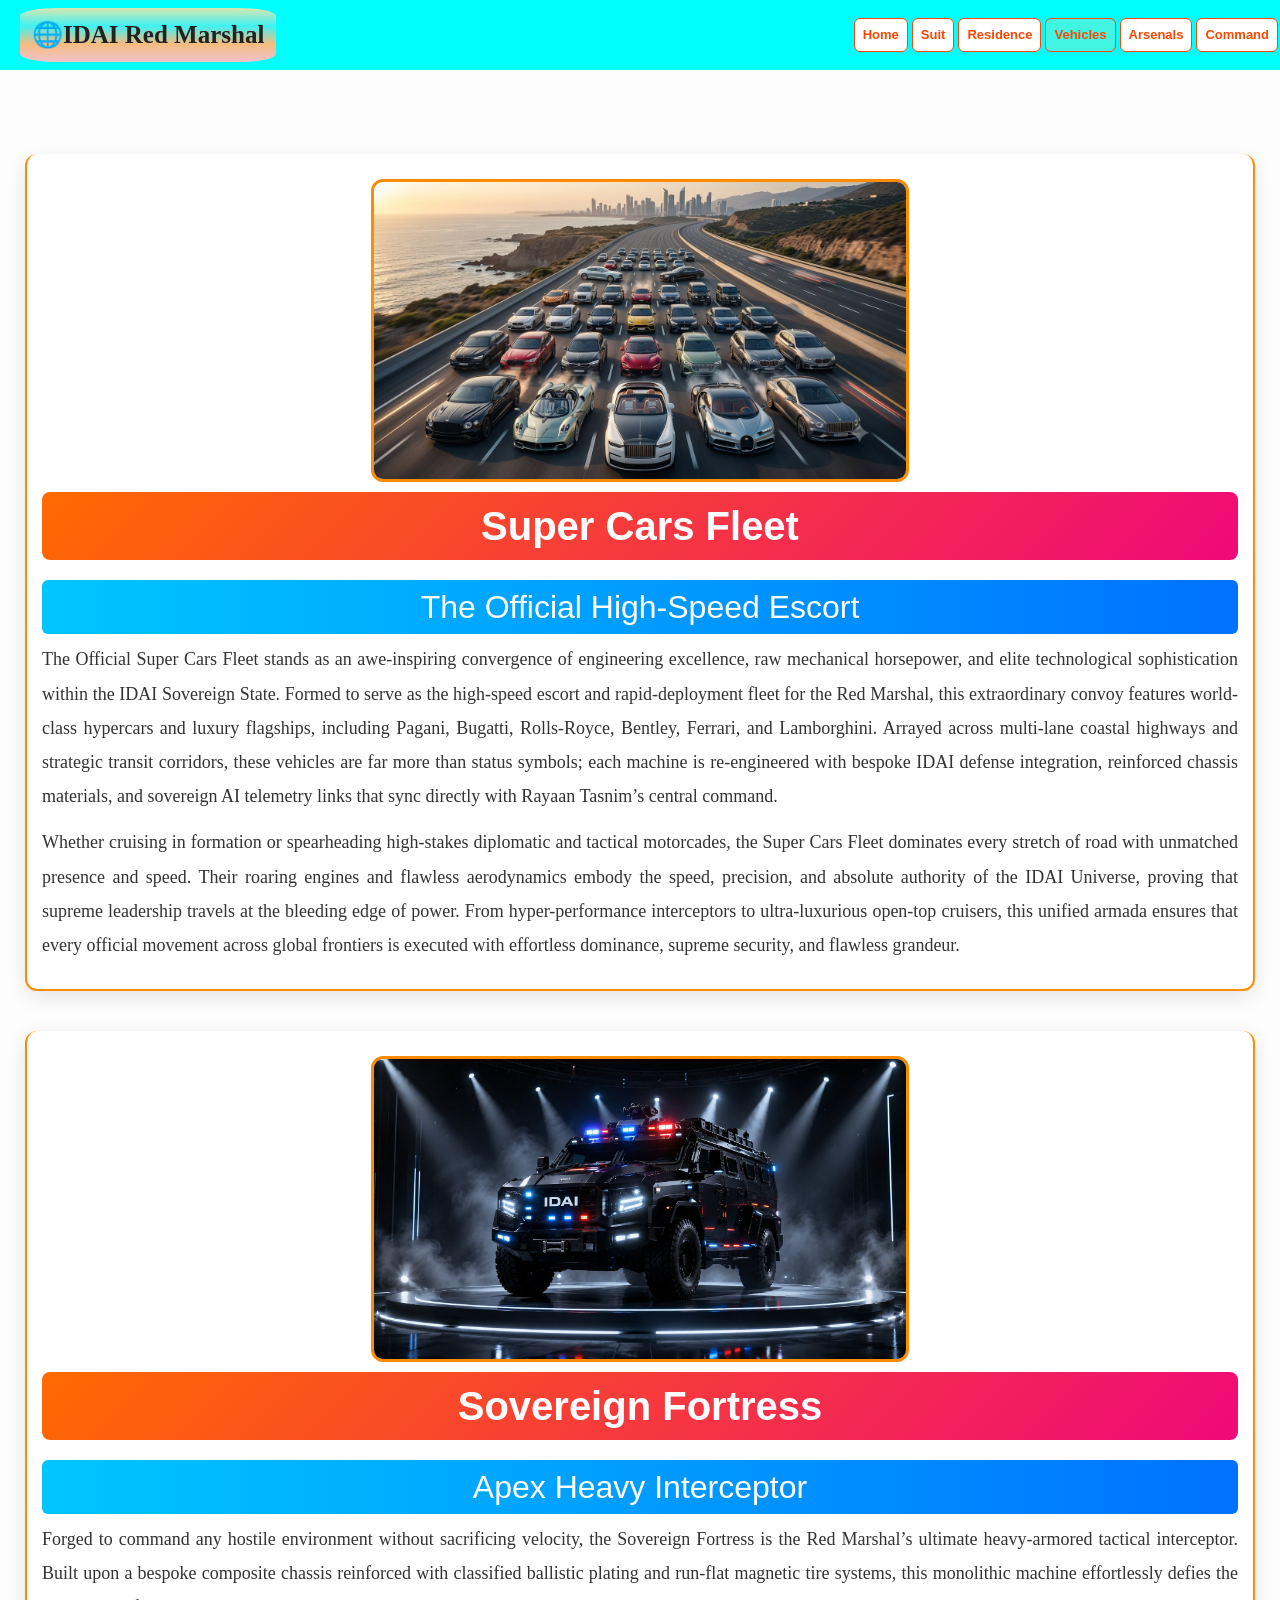
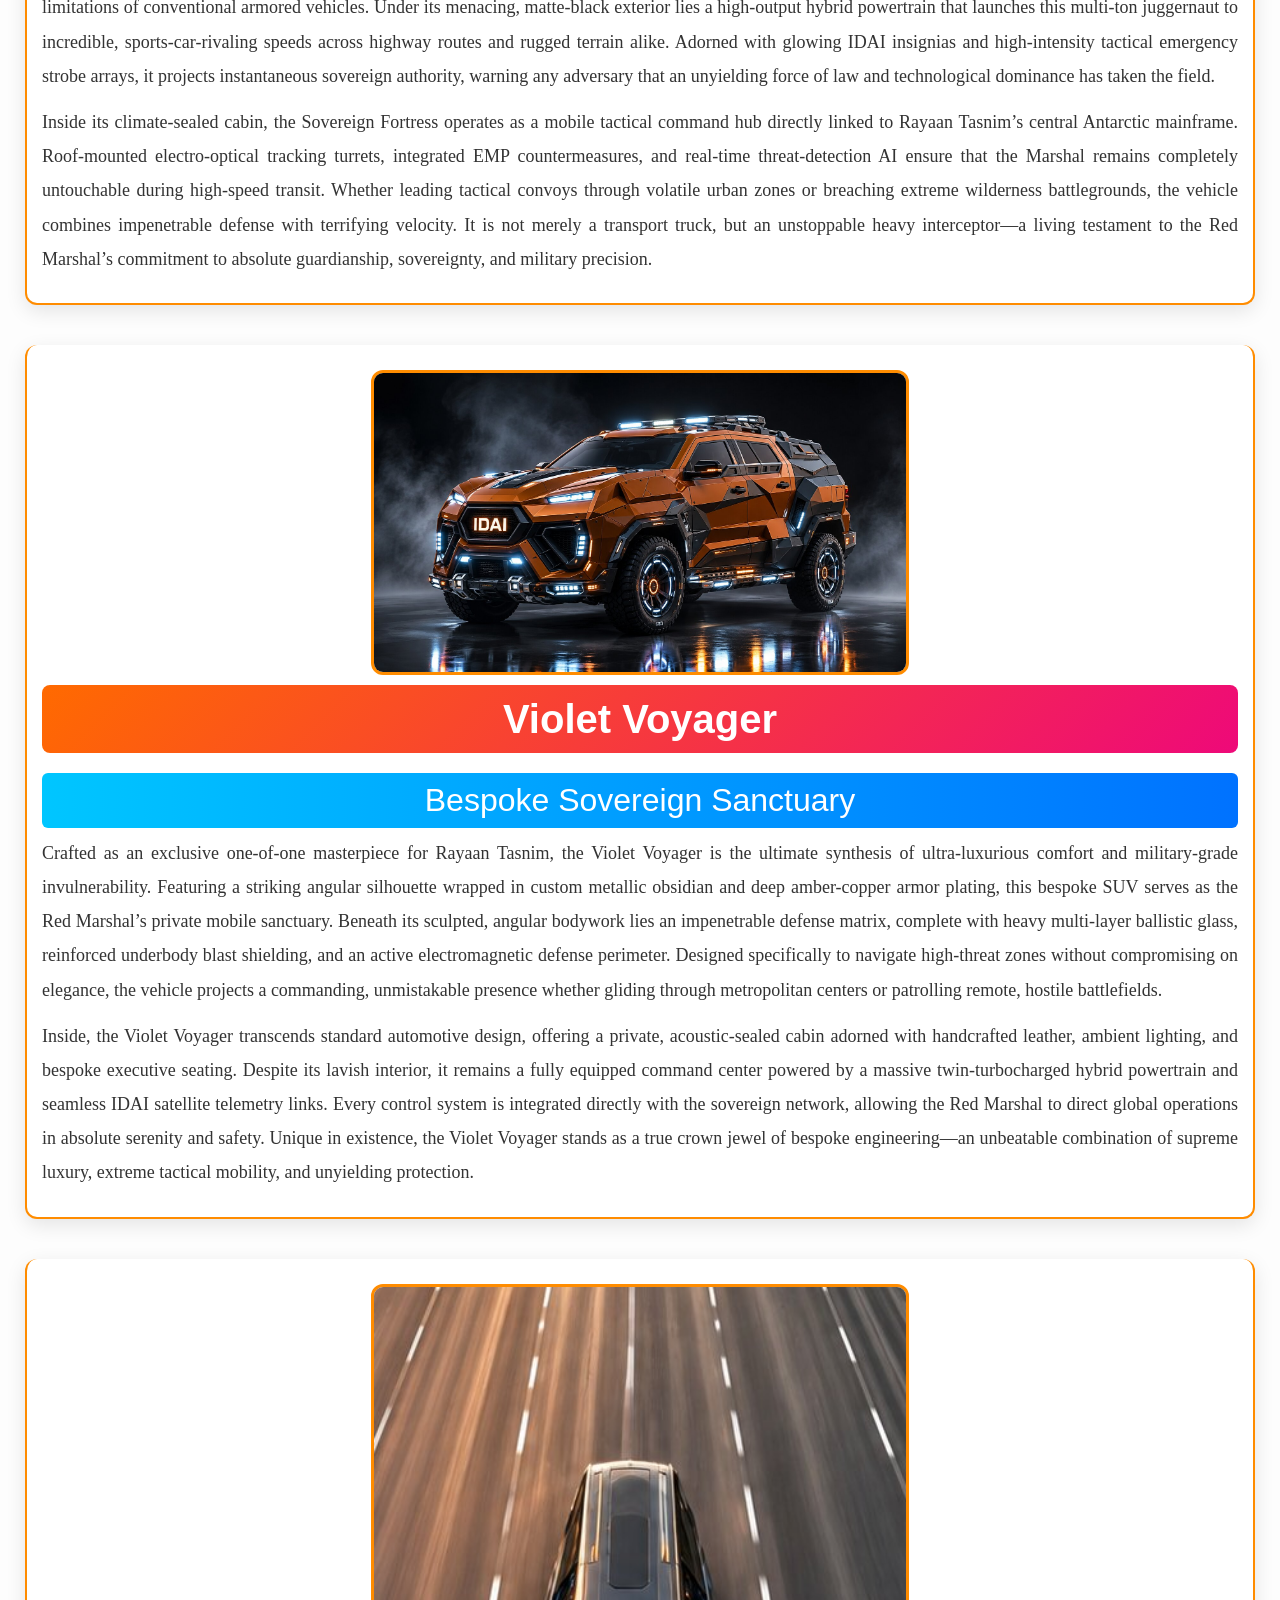
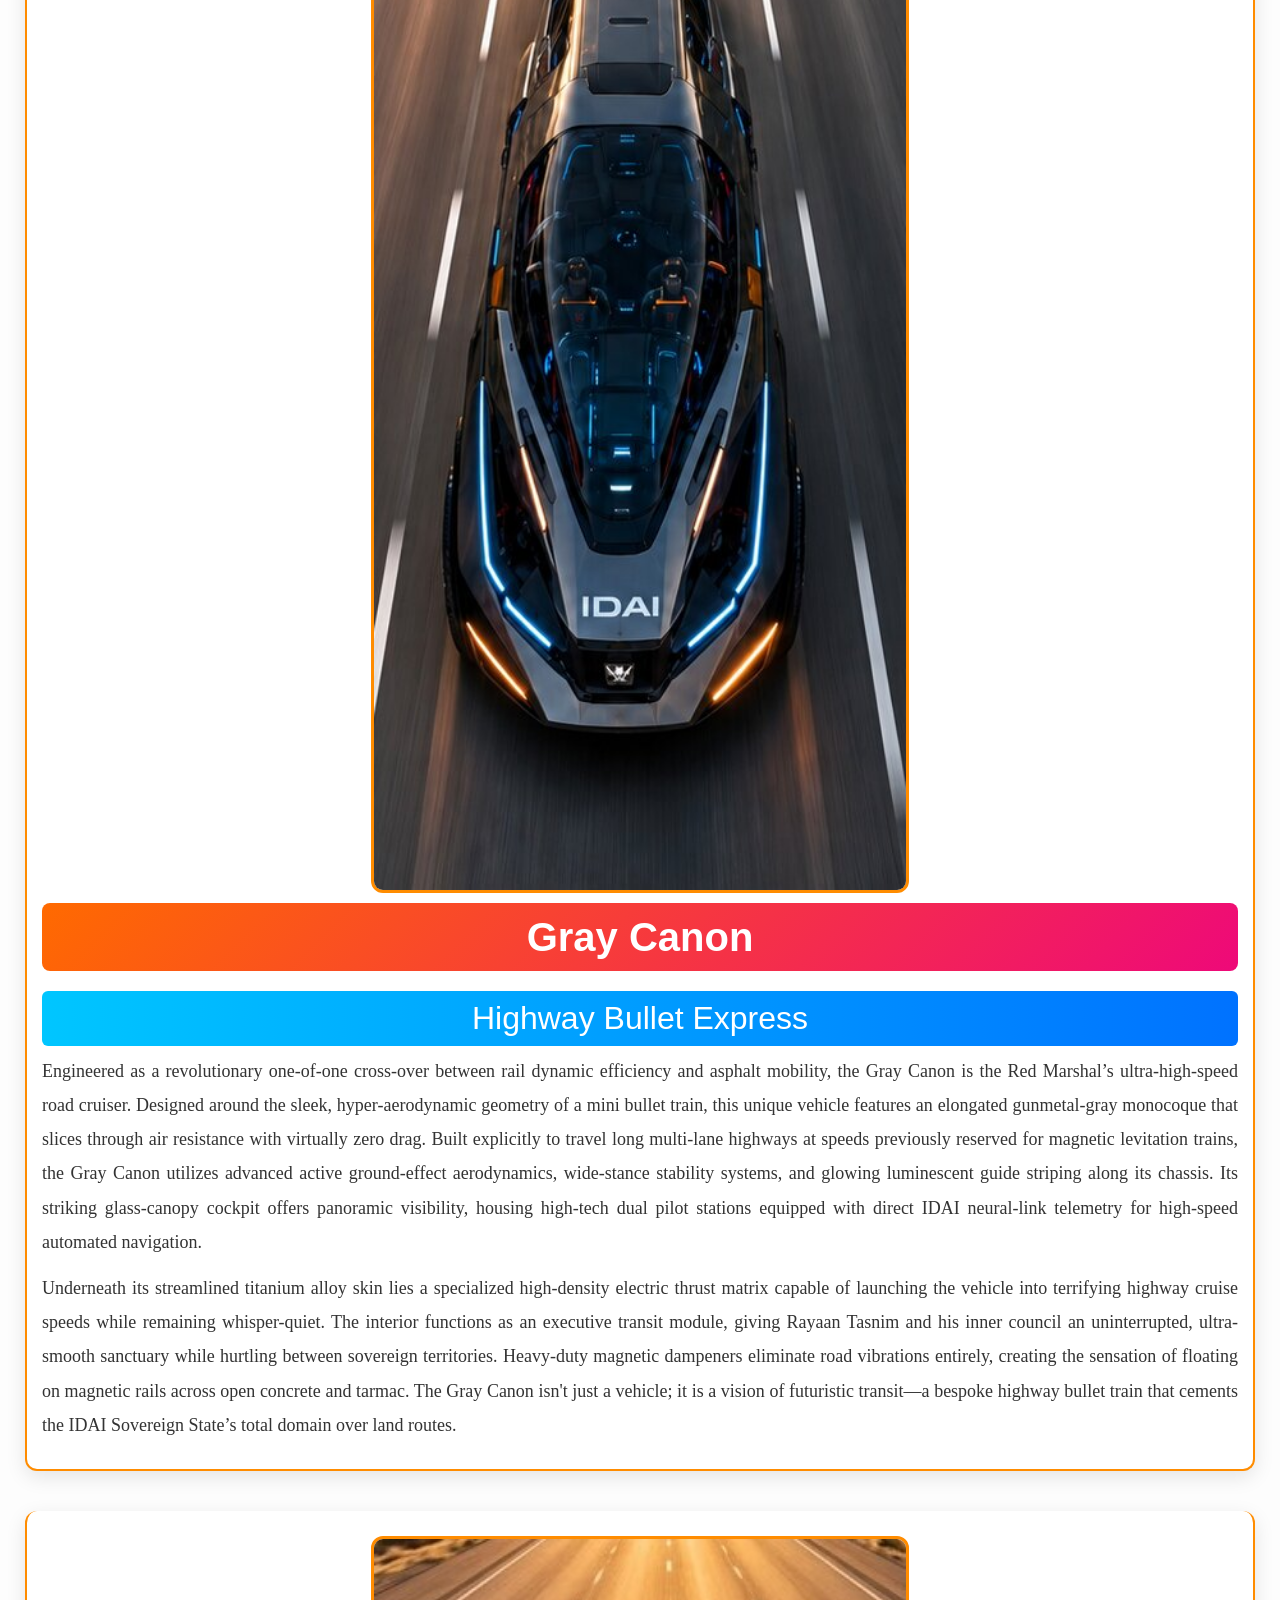
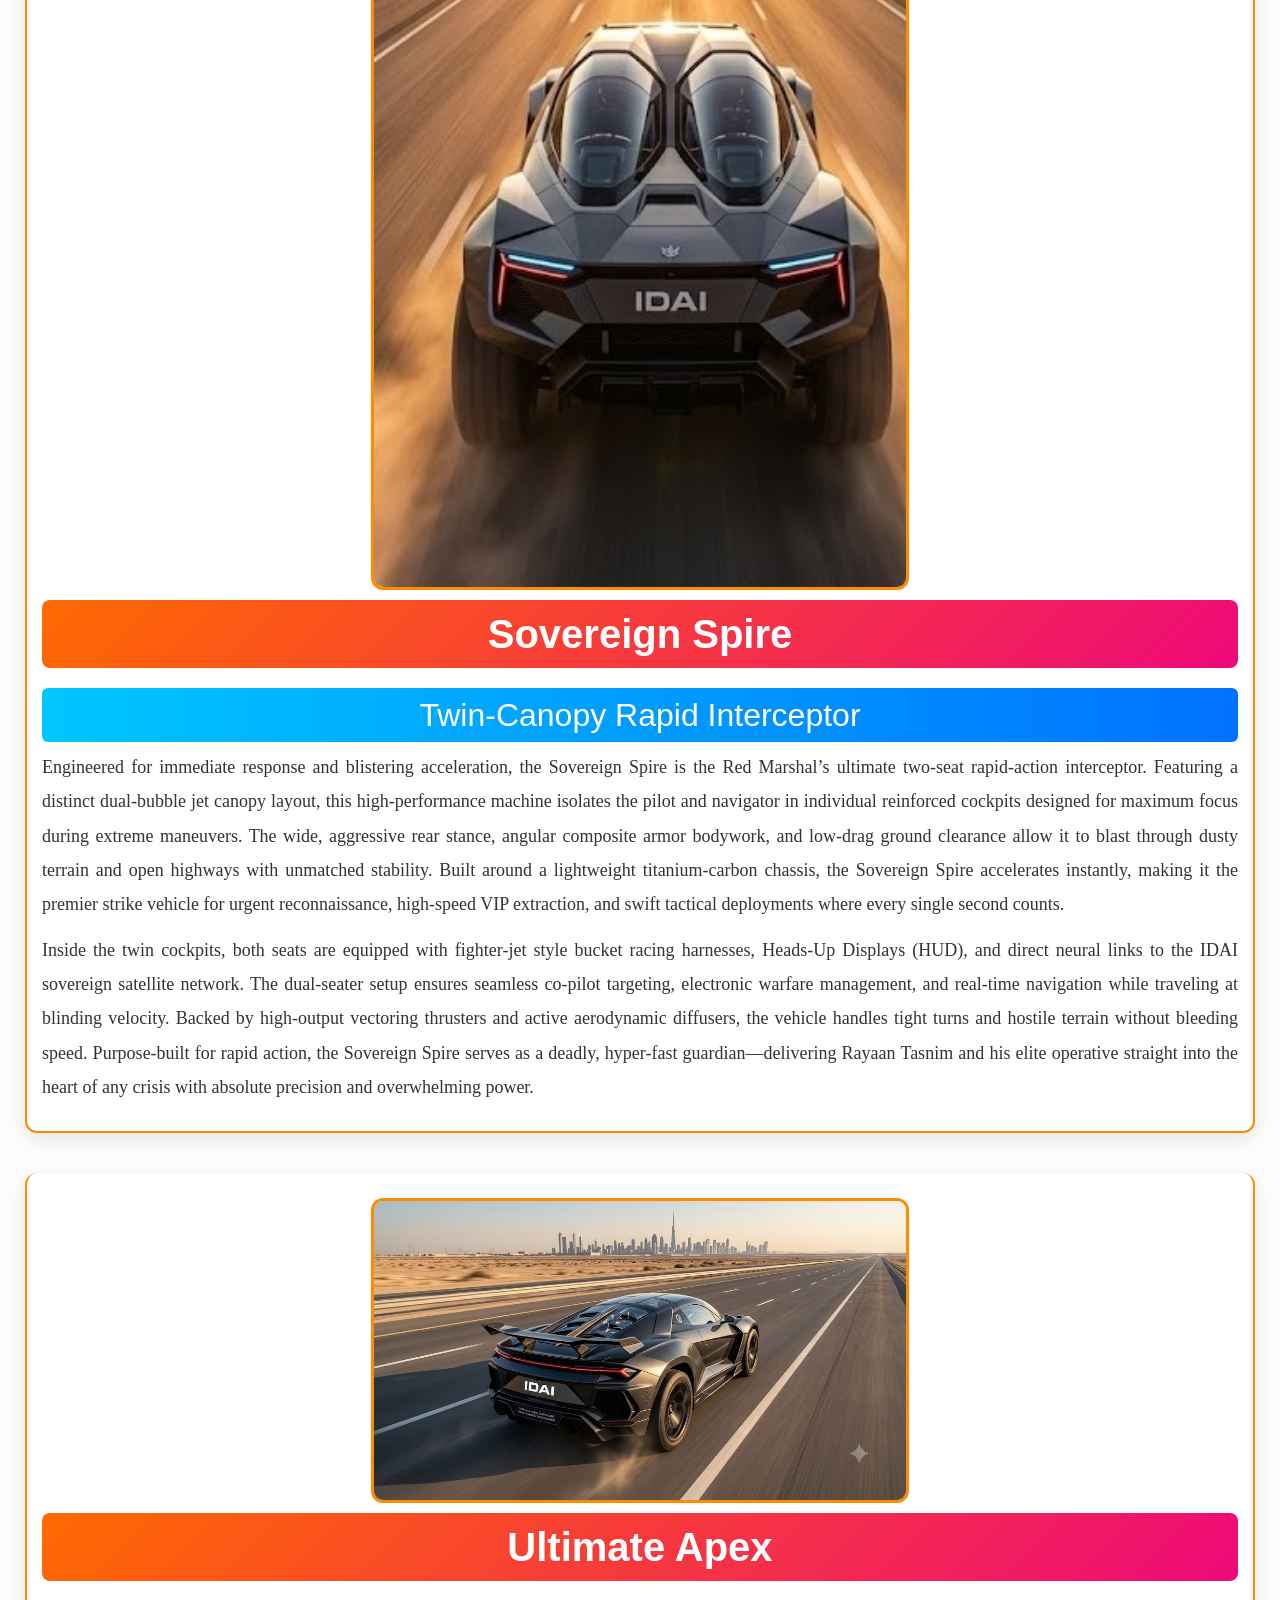
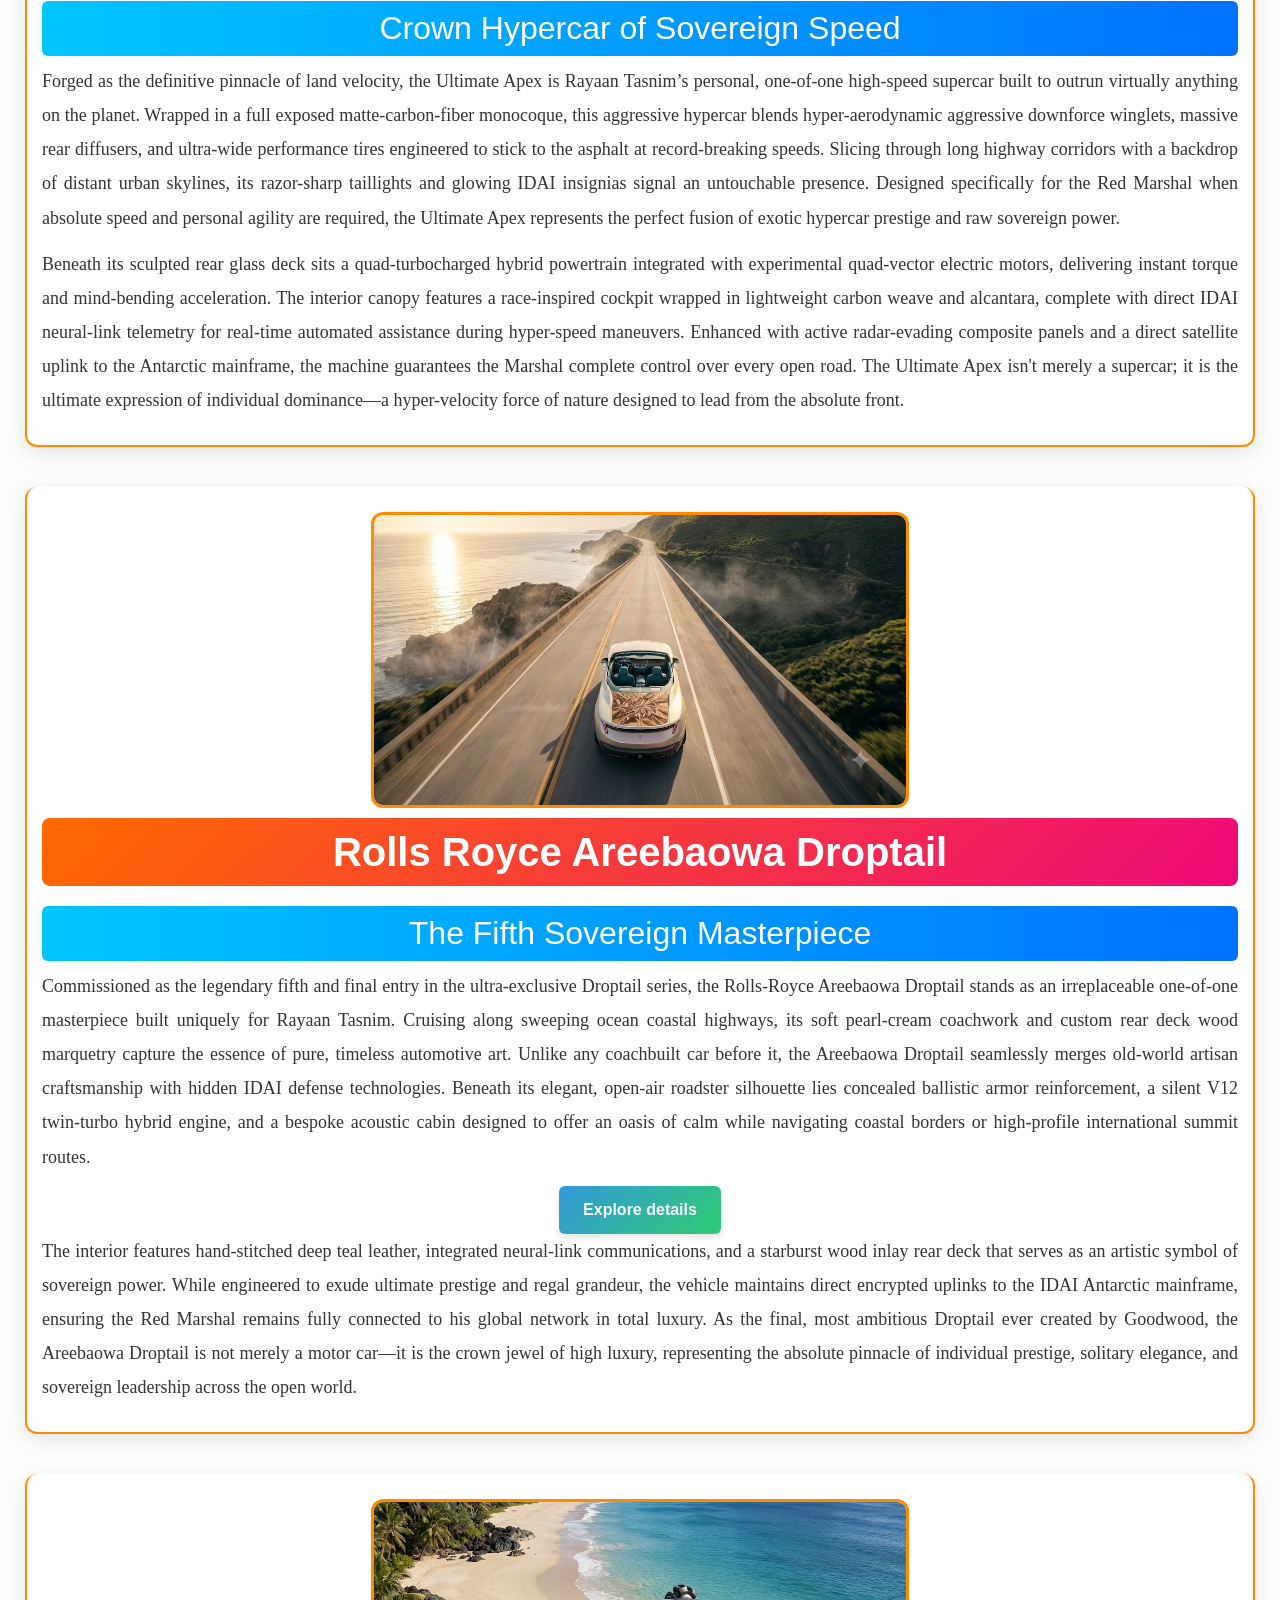
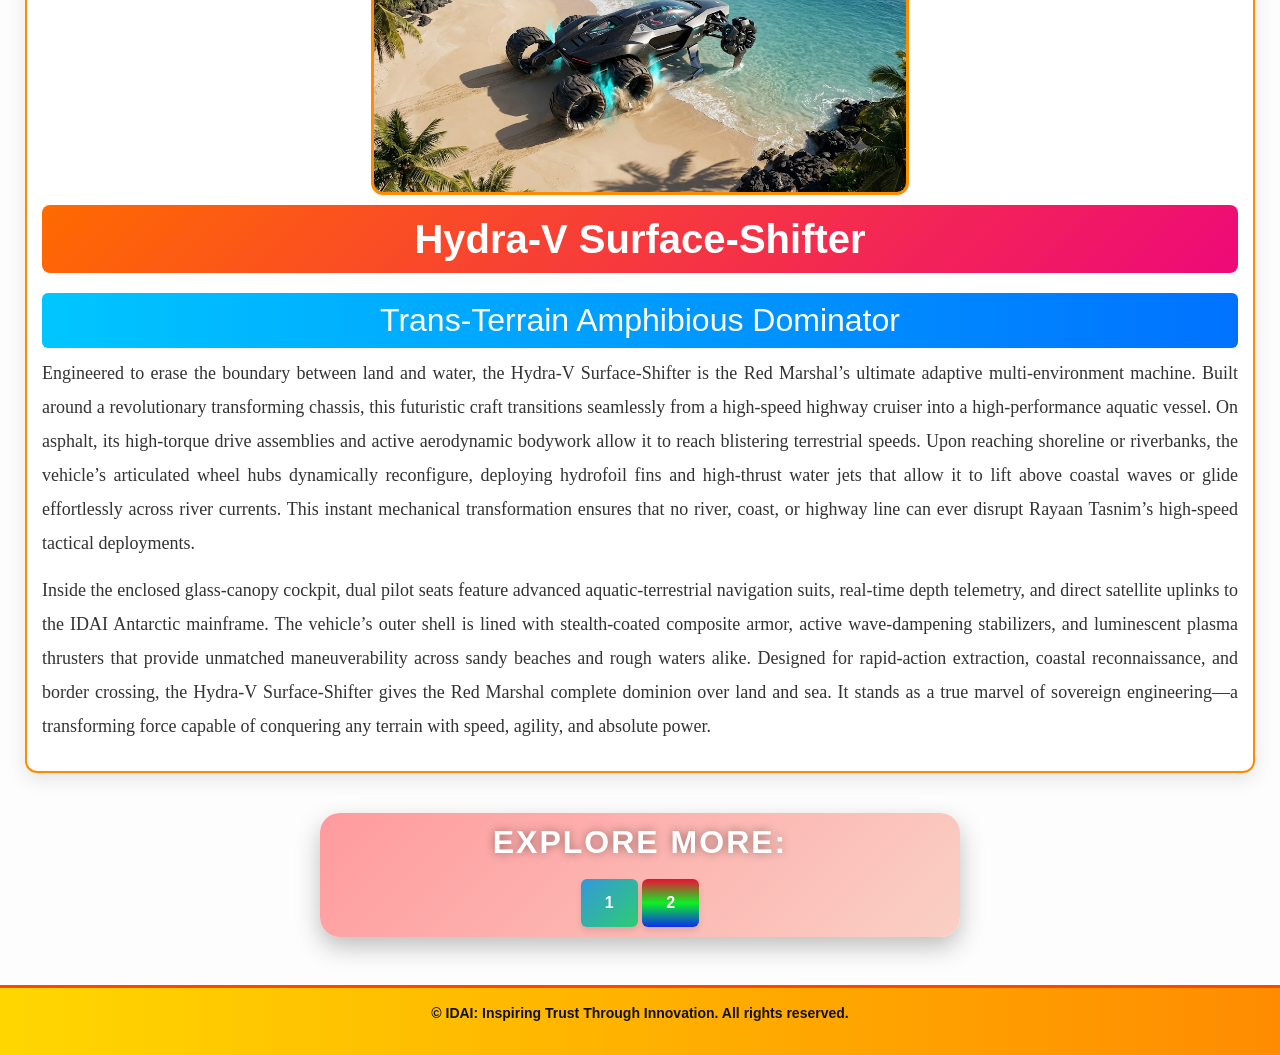
<file: vehicles.html>
<!DOCTYPE html>
<html>
<head>
	<meta charset="utf-8">
	<meta name="viewport" content="width=device-width, initial-scale=1">
	<title>IDAI Red Marshal Vehicles</title>

	<link rel="stylesheet" type="text/css" href="Style.css">
	<link href="https://cdn.jsdelivr.net/npm/bootstrap@5.3.2/dist/css/bootstrap.min.css" rel="stylesheet">

  <style>
    /* Navbar */ 
    .navbar {
      background: linear-gradient(90deg, #FFD700, #FF8C00);
      position: fixed;
      top: 0;
      left: 0;
      width: 100%;
      z-index: 1000;
      margin: 0 !important;
      padding: 5 !important;   /* Bootstrap default padding override */
    }

    .navbar .container-fluid {
      padding: 0 !important;   /* container padding override */
    }

    .navbar-brand {
      font-weight: bold;
      color: #222 !important;
      font-size: 16px;
      margin: 0;
      padding: 8px 12px;
    }

    .nav-link {
      display: inline-block;
      background-color: #fff;
      color: #FF4500 !important;
      font-weight: 600;
      font-size: 13px;
      padding: 6px 12px;
      margin: 2px;
      border-radius: 6px;
      border: 1px solid #FF4500;
      transition: all 0.3s ease;
      text-decoration: none;
    }

    .nav-link:hover {
      background-color: #FFD700;
      color: #111 !important;
      box-shadow: 0 0 12px #FF8C00;
      transform: scale(1.05);
    }

    .special {
      background-color: #42f5e3;
    }

    .special:hover {
      background: #42f5e3;
    }

    .para{
      width:auto;
      text-align: justify;
      height:auto;
      margin-left:20px;
      margin-right:20px;
      padding:15px;
      border:1.5px solid #1a6bed;
      border-radius:10px;
    }

    /* Body padding so content doesn't hide under fixed navbar */
    body {
      padding-top: 60px;
      font-family: 'Segoe UI', Tahoma, Geneva, Verdana, sans-serif;
      background: #fdfdfd;
      color: #222;
    }

    /* Footer */
    footer {
      text-align: center;
      background: linear-gradient(90deg, #FFD700, #FF8C00);
      padding: 15px;
      color: #111;
      font-size: 14px;
      border-top: 3px solid #FF4500;
      font-weight: bold;
    }

    /* Responsive */
    @media (max-width: 1100px) {
      .nav-link {
        font-size: 14px;
        padding: 8px;
        width: 90%; /* বাটনগুলো বড় হয়ে যাওয়ার সমস্যা এড়াবে */
        margin:5px;
      }
      .navbar-brand {
        font-size: 13px;
      }
    }

    @media (max-width: 1000px) {
  body {
    margin-left: 3px !important;
    margin-right: 3px !important;
    margin-top:30px !important;
    padding: 0 !important;

    h2{
      margin-top:50px !important;
    }
  }

  .section {
    margin-left: 5px !important;
    margin-right: 5px !important;
    padding: 10px !important;
    width: auto;
  }

  .navbar {
    padding: 5px !important;
    margin: 0 !important;
    display: flex;
    align-items: center;
    justify-content: space-between;
  }

  .navbar-brand {
    font-size: 12px !important;
    margin-left: 10px !important;
  }

  .nav-link {
    font-size: 13px !important;
    padding: 6px 10px !important;
    margin: 3px 0 !important;
    width: 100%;
    display: block;
  }

  .min {
    margin: 10px auto !important;
    padding: 8px !important;
    font-size: 12px !important;
    width: auto;
  }

  img {
    width: 95% !important;
    margin: 5px auto !important;
  }

  .events {
    margin: 5px !important;
    padding: 12px !important;
  }

  .best-brand, .sovereign-state, .state-brand {
    margin: 8px auto !important;
    padding: 12px !important;
    width: auto;
  }

  .explore-container {
    flex-direction: column;
    align-items: center;
    gap: 10px;
  }

  .explore-btn {
    width: 90% !important;
    margin-bottom: 10px !important;
    padding: 12px !important;
    font-size: 14px !important;
  }

  footer {
    padding: 8px !important;
    font-size: 12px !important;
  }
}


@media (max-width: 1000px) {
  .section {
    margin: 8px !important;
    padding: 10px !important;
    width: auto;
  }

  /* Nested section inside section */
  .section .section {
    margin: 5px !important;
    padding: 8px !important;
    width: auto;
    background: #fff;          /* nested section আলাদা বোঝানোর জন্য */
    border: 1px solid #ddd;    /* subtle border */
    border-radius: 8px;
  }

  .section .section p {
    font-size: 14px !important;
    line-height: 1.6 !important;
    margin: 5px 0 !important;
  }
}
  </style>	


</head>
<body>

  <nav class="navbar navbar-expand-lg">
    <div class="container-fluid">
      <a class="navbar-brand" href="#">🌐IDAI Red Marshal</a>
      <button class="navbar-toggler" type="button" data-bs-toggle="collapse" 
              data-bs-target="#navbarNav" aria-controls="navbarNav" 
              aria-expanded="false" aria-label="Toggle navigation">
        <span class="navbar-toggler-icon"></span>
      </button>
      <div class="collapse navbar-collapse" id="navbarNav">
        <ul class="navbar-nav ms-auto">
          <li class="nav-item"><a class="nav-link " href="index.html">Home</a></li>
          <li class="nav-item"><a class="nav-link " href="suit.html">Suit</a></li>
          <li class="nav-item"><a class="nav-link " href="house.html">Residence</a></li>
          <li class="nav-item"><a class="nav-link special" href="vehicle.html">Vehicles</a> </li>
          <li class="nav-item"><a class="nav-link " href="arsenal.html">Arsenals</a></li>
          <li class="nav-item"><a class="nav-link " href="Command.html">Command</a></li> 
        </ul>
      </div>
    </div>
  </nav><br>

<div class="section"> 
  <center><img src="Super Cars Fleet.jpg" alt="Super Cars Fleet"></center>
  <h2> Super Cars Fleet </h2> 
  <h3> The Official High-Speed Escort </h3> 
  <p> 
    The Official Super Cars Fleet stands as an awe-inspiring convergence of engineering excellence, raw mechanical horsepower, and elite technological sophistication within the IDAI Sovereign State. Formed to serve as the high-speed escort and rapid-deployment fleet for the Red Marshal, this extraordinary convoy features world-class hypercars and luxury flagships, including Pagani, Bugatti, Rolls-Royce, Bentley, Ferrari, and Lamborghini. Arrayed across multi-lane coastal highways and strategic transit corridors, these vehicles are far more than status symbols; each machine is re-engineered with bespoke IDAI defense integration, reinforced chassis materials, and sovereign AI telemetry links that sync directly with Rayaan Tasnim’s central command. 
  </p> 
  <p> 
    Whether cruising in formation or spearheading high-stakes diplomatic and tactical motorcades, the Super Cars Fleet dominates every stretch of road with unmatched presence and speed. Their roaring engines and flawless aerodynamics embody the speed, precision, and absolute authority of the IDAI Universe, proving that supreme leadership travels at the bleeding edge of power. From hyper-performance interceptors to ultra-luxurious open-top cruisers, this unified armada ensures that every official movement across global frontiers is executed with effortless dominance, supreme security, and flawless grandeur. 
  </p> 
</div>

<div class="section"> 
  <center><img src="IDAI Super Truck.jpg" alt="IDAI Sovereign Fortress"></center>
  <h2> Sovereign Fortress </h2> 
  <h3> Apex Heavy Interceptor </h3> 
  <p> 
    Forged to command any hostile environment without sacrificing velocity, the Sovereign Fortress is the Red Marshal’s ultimate heavy-armored tactical interceptor. Built upon a bespoke composite chassis reinforced with classified ballistic plating and run-flat magnetic tire systems, this monolithic machine effortlessly defies the limitations of conventional armored vehicles. Under its menacing, matte-black exterior lies a high-output hybrid powertrain that launches this multi-ton juggernaut to incredible, sports-car-rivaling speeds across highway routes and rugged terrain alike. Adorned with glowing IDAI insignias and high-intensity tactical emergency strobe arrays, it projects instantaneous sovereign authority, warning any adversary that an unyielding force of law and technological dominance has taken the field. 
  </p> 
  <p> 
    Inside its climate-sealed cabin, the Sovereign Fortress operates as a mobile tactical command hub directly linked to Rayaan Tasnim’s central Antarctic mainframe. Roof-mounted electro-optical tracking turrets, integrated EMP countermeasures, and real-time threat-detection AI ensure that the Marshal remains completely untouchable during high-speed transit. Whether leading tactical convoys through volatile urban zones or breaching extreme wilderness battlegrounds, the vehicle combines impenetrable defense with terrifying velocity. It is not merely a transport truck, but an unstoppable heavy interceptor—a living testament to the Red Marshal’s commitment to absolute guardianship, sovereignty, and military precision. 
  </p> 
</div>

<div class="section"> 
  <center><img src="Armored IDAI Violet Voyager.jpg" alt="Violet Voyager"></center>
  <h2> Violet Voyager </h2> 
  <h3> Bespoke Sovereign Sanctuary </h3> 
  <p> 
    Crafted as an exclusive one-of-one masterpiece for Rayaan Tasnim, the Violet Voyager is the ultimate synthesis of ultra-luxurious comfort and military-grade invulnerability. Featuring a striking angular silhouette wrapped in custom metallic obsidian and deep amber-copper armor plating, this bespoke SUV serves as the Red Marshal’s private mobile sanctuary. Beneath its sculpted, angular bodywork lies an impenetrable defense matrix, complete with heavy multi-layer ballistic glass, reinforced underbody blast shielding, and an active electromagnetic defense perimeter. Designed specifically to navigate high-threat zones without compromising on elegance, the vehicle projects a commanding, unmistakable presence whether gliding through metropolitan centers or patrolling remote, hostile battlefields. 
  </p> 
  <p> 
    Inside, the Violet Voyager transcends standard automotive design, offering a private, acoustic-sealed cabin adorned with handcrafted leather, ambient lighting, and bespoke executive seating. Despite its lavish interior, it remains a fully equipped command center powered by a massive twin-turbocharged hybrid powertrain and seamless IDAI satellite telemetry links. Every control system is integrated directly with the sovereign network, allowing the Red Marshal to direct global operations in absolute serenity and safety. Unique in existence, the Violet Voyager stands as a true crown jewel of bespoke engineering—an unbeatable combination of supreme luxury, extreme tactical mobility, and unyielding protection. 
  </p> 
</div>

<div class="section"> 
  <center><img src="IDAI Gray Canon.jpg" alt="Gray Canon"></center>
  <h2> Gray Canon </h2> 
  <h3> Highway Bullet Express </h3> 
  <p> 
    Engineered as a revolutionary one-of-one cross-over between rail dynamic efficiency and asphalt mobility, the Gray Canon is the Red Marshal’s ultra-high-speed road cruiser. Designed around the sleek, hyper-aerodynamic geometry of a mini bullet train, this unique vehicle features an elongated gunmetal-gray monocoque that slices through air resistance with virtually zero drag. Built explicitly to travel long multi-lane highways at speeds previously reserved for magnetic levitation trains, the Gray Canon utilizes advanced active ground-effect aerodynamics, wide-stance stability systems, and glowing luminescent guide striping along its chassis. Its striking glass-canopy cockpit offers panoramic visibility, housing high-tech dual pilot stations equipped with direct IDAI neural-link telemetry for high-speed automated navigation. 
  </p> 
  <p> 
    Underneath its streamlined titanium alloy skin lies a specialized high-density electric thrust matrix capable of launching the vehicle into terrifying highway cruise speeds while remaining whisper-quiet. The interior functions as an executive transit module, giving Rayaan Tasnim and his inner council an uninterrupted, ultra-smooth sanctuary while hurtling between sovereign territories. Heavy-duty magnetic dampeners eliminate road vibrations entirely, creating the sensation of floating on magnetic rails across open concrete and tarmac. The Gray Canon isn't just a vehicle; it is a vision of futuristic transit—a bespoke highway bullet train that cements the IDAI Sovereign State’s total domain over land routes. 
  </p> 
</div>

<div class="section"> 
  <center><img src="IDAI Sovereign Spire.jpg" alt="Sovereign Spire"></center>
  <h2> Sovereign Spire </h2> 
  <h3> Twin-Canopy Rapid Interceptor </h3> 
  <p> 
    Engineered for immediate response and blistering acceleration, the Sovereign Spire is the Red Marshal’s ultimate two-seat rapid-action interceptor. Featuring a distinct dual-bubble jet canopy layout, this high-performance machine isolates the pilot and navigator in individual reinforced cockpits designed for maximum focus during extreme maneuvers. The wide, aggressive rear stance, angular composite armor bodywork, and low-drag ground clearance allow it to blast through dusty terrain and open highways with unmatched stability. Built around a lightweight titanium-carbon chassis, the Sovereign Spire accelerates instantly, making it the premier strike vehicle for urgent reconnaissance, high-speed VIP extraction, and swift tactical deployments where every single second counts. 
  </p> 
  <p> 
    Inside the twin cockpits, both seats are equipped with fighter-jet style bucket racing harnesses, Heads-Up Displays (HUD), and direct neural links to the IDAI sovereign satellite network. The dual-seater setup ensures seamless co-pilot targeting, electronic warfare management, and real-time navigation while traveling at blinding velocity. Backed by high-output vectoring thrusters and active aerodynamic diffusers, the vehicle handles tight turns and hostile terrain without bleeding speed. Purpose-built for rapid action, the Sovereign Spire serves as a deadly, hyper-fast guardian—delivering Rayaan Tasnim and his elite operative straight into the heart of any crisis with absolute precision and overwhelming power. 
  </p> 
</div>
<div class="section"> 
  <center><img src="IDAI Ultimate Apex.jpg" alt="Ultimate Apex"></center>
  <h2> Ultimate Apex </h2> 
  <h3> Crown Hypercar of Sovereign Speed </h3> 
  <p> 
    Forged as the definitive pinnacle of land velocity, the Ultimate Apex is Rayaan Tasnim’s personal, one-of-one high-speed supercar built to outrun virtually anything on the planet. Wrapped in a full exposed matte-carbon-fiber monocoque, this aggressive hypercar blends hyper-aerodynamic aggressive downforce winglets, massive rear diffusers, and ultra-wide performance tires engineered to stick to the asphalt at record-breaking speeds. Slicing through long highway corridors with a backdrop of distant urban skylines, its razor-sharp taillights and glowing IDAI insignias signal an untouchable presence. Designed specifically for the Red Marshal when absolute speed and personal agility are required, the Ultimate Apex represents the perfect fusion of exotic hypercar prestige and raw sovereign power. 
  </p> 
  <p> 
    Beneath its sculpted rear glass deck sits a quad-turbocharged hybrid powertrain integrated with experimental quad-vector electric motors, delivering instant torque and mind-bending acceleration. The interior canopy features a race-inspired cockpit wrapped in lightweight carbon weave and alcantara, complete with direct IDAI neural-link telemetry for real-time automated assistance during hyper-speed maneuvers. Enhanced with active radar-evading composite panels and a direct satellite uplink to the Antarctic mainframe, the machine guarantees the Marshal complete control over every open road. The Ultimate Apex isn't merely a supercar; it is the ultimate expression of individual dominance—a hyper-velocity force of nature designed to lead from the absolute front. 
  </p> 
</div>

<div class="section"> 
  <center><img src="Rolls Royce Areebaowa Droptail.jpg" alt="Areebaowa Droptail"></center>
  <h2>Rolls Royce Areebaowa Droptail </h2> 
  <h3> The Fifth Sovereign Masterpiece </h3> 
  <p> 
    Commissioned as the legendary fifth and final entry in the ultra-exclusive Droptail series, the Rolls-Royce Areebaowa Droptail stands as an irreplaceable one-of-one masterpiece built uniquely for Rayaan Tasnim. Cruising along sweeping ocean coastal highways, its soft pearl-cream coachwork and custom rear deck wood marquetry capture the essence of pure, timeless automotive art. Unlike any coachbuilt car before it, the Areebaowa Droptail seamlessly merges old-world artisan craftsmanship with hidden IDAI defense technologies. Beneath its elegant, open-air roadster silhouette lies concealed ballistic armor reinforcement, a silent V12 twin-turbo hybrid engine, and a bespoke acoustic cabin designed to offer an oasis of calm while navigating coastal borders or high-profile international summit routes. 
  </p> 

  <center>
    <a href="https://rayaantasnim.github.io/RR-Areebaowa-Droptail/" class="btn-special">Explore details</a>
  </center>
  
  <p> 
    The interior features hand-stitched deep teal leather, integrated neural-link communications, and a starburst wood inlay rear deck that serves as an artistic symbol of sovereign power. While engineered to exude ultimate prestige and regal grandeur, the vehicle maintains direct encrypted uplinks to the IDAI Antarctic mainframe, ensuring the Red Marshal remains fully connected to his global network in total luxury. As the final, most ambitious Droptail ever created by Goodwood, the Areebaowa Droptail is not merely a motor car—it is the crown jewel of high luxury, representing the absolute pinnacle of individual prestige, solitary elegance, and sovereign leadership across the open world. 
  </p> 
</div>

<div class="section"> 
  <center><img src="The IDAI Hydra-V Surface-Shifter.jpg" alt="Hydra-V Surface-Shifter"></center>
  <h2> Hydra-V Surface-Shifter </h2> 
  <h3> Trans-Terrain Amphibious Dominator </h3> 
  <p> 
    Engineered to erase the boundary between land and water, the Hydra-V Surface-Shifter is the Red Marshal’s ultimate adaptive multi-environment machine. Built around a revolutionary transforming chassis, this futuristic craft transitions seamlessly from a high-speed highway cruiser into a high-performance aquatic vessel. On asphalt, its high-torque drive assemblies and active aerodynamic bodywork allow it to reach blistering terrestrial speeds. Upon reaching shoreline or riverbanks, the vehicle’s articulated wheel hubs dynamically reconfigure, deploying hydrofoil fins and high-thrust water jets that allow it to lift above coastal waves or glide effortlessly across river currents. This instant mechanical transformation ensures that no river, coast, or highway line can ever disrupt Rayaan Tasnim’s high-speed tactical deployments. 
  </p> 
  <p> 
    Inside the enclosed glass-canopy cockpit, dual pilot seats feature advanced aquatic-terrestrial navigation suits, real-time depth telemetry, and direct satellite uplinks to the IDAI Antarctic mainframe. The vehicle’s outer shell is lined with stealth-coated composite armor, active wave-dampening stabilizers, and luminescent plasma thrusters that provide unmatched maneuverability across sandy beaches and rough waters alike. Designed for rapid-action extraction, coastal reconnaissance, and border crossing, the Hydra-V Surface-Shifter gives the Red Marshal complete dominion over land and sea. It stands as a true marvel of sovereign engineering—a transforming force capable of conquering any terrain with speed, agility, and absolute power. 
  </p> 
</div>

<form class="super">
  <center>
    <h1>Explore More:</h1>
    <a href="vehicle.html" class="btn-special">1</a>
    <a href="#" class="btn-special s">2</a><br>
  </center>
</form><br><br>

<footer>
	<p>© IDAI: Inspiring Trust Through Innovation. All rights reserved.</p>
</footer>

<!-- Bootstrap JS -->
  <script src="https://cdn.jsdelivr.net/npm/bootstrap@5.3.2/dist/js/bootstrap.bundle.min.js"></script>

</body>
</html>
</file>
<file: Style.css>
/* Global Body */
body {
  font-family: 'Segoe UI', Tahoma, Geneva, Verdana, sans-serif;
  background: #fdfdfd; /* Clean light base */
  padding-top: 100px !important;
  color: #222;
  margin-left: 20px;
  scroll-behavior: smooth;
}

ul{
  li{
    font-size: 15px;
    text-align: justify;
  }
}

.btn-special {
    display: inline-block;
    padding: 12px 24px;
    background: linear-gradient(135deg, #3498db, #2ecc71);
    color: whitesmoke !important;
    text-decoration: none;
    font-family: 'Segoe UI', sans-serif;
    font-weight: bold;
    border-radius: 6px;
    transition: all 0.3s ease;
    box-shadow: 0 4px 6px rgba(0,0,0,0.1);
    cursor: pointer;
}

/* ===== Super Form Styling ===== */
.super {
  background: linear-gradient(135deg, #ff9a9e, #fad0c4, #fbc2eb, #a6c1ee) !important;
  background-size: 300% 300% !important;
  animation: superBg 15s ease infinite !important;
  padding: 10px !important;
  border-radius: 20px !important;
  box-shadow: 0 10px 25px rgba(0,0,0,0.25) !important;
  transition: all 0.6s ease !important;
  text-align: center !important;
  margin-bottom: 20px !important;
  width: 50% !important;
  margin: 0 auto !important;   /* centers the form */
}


/* Background Animation */
@keyframes superBg {
  0% { background-position: 0% 50% !important; }
  50% { background-position: 100% 50% !important; }
  100% { background-position: 0% 50% !important; }
}

/* Hover Effect */
.super:hover {
  background: linear-gradient(135deg, #a1c4fd, #c2e9fb, #ffdde1, #ee9ca7) !important;
  background-size: 400% 400% !important;
  box-shadow: 0 0 30px rgba(255,255,255,0.6), 0 0 50px rgba(255,105,180,0.5) !important;
  transform: scale(1.03) !important;
}

/* Headings inside Super */
.super h1 {
  font-size: 2rem !important;
  font-weight: 700 !important;
  color: #fff !important;
  text-transform: uppercase !important;
  letter-spacing: 2px !important;
  text-shadow: 0 0 10px rgba(0,0,0,0.4) !important;
  transition: color 0.5s ease, text-shadow 0.5s ease !important;
}

.super h1:hover {
  color: #ff6f61 !important;
  text-shadow: 0 0 20px #fff, 0 0 30px #ff6f61 !important;
}

.s{
  background:linear-gradient(#f00c32, #0cf023, #0c2ef0) !important;
  color: white !important;
}

.btn-special:hover {
    background: linear-gradient(135deg, #2ecc71, #3498db);
    transform: translateY(-2px) scale(1.03);
    border: 2px black solid;
    box-shadow: 0 6px 10px rgba(0,0,0,0.15);
}

.section {
  border-top: none !important;
  background: linear-gradient(145deg, #ffffff, #f2f6ff);
  padding: 40px;
  border-radius: 14px;
  transition: all 0.4s ease;
  box-shadow: 0 6px 14px rgba(0,0,0,0.08);
  border: 2px solid rgba(0,0,0,0.05);
  margin-top: 30px !important;
}

/* Hover Effect */
.section:hover {
  transform: translateY(-10px) scale(1.03);
  box-shadow: 0 18px 40px rgba(0,0,0,0.18);
  border-color: rgba(0,120,255,0.4);
}

#para{
  width:auto;
  height:auto;
  margin-left:20px;
  margin-right:20px;
  padding:15px;
  border:1.5px solid #1a6bed;
  border-radius:10px;
  text-align: justify;
}

/* Navbar */
.navbar {
  background: aqua !important;
  position: fixed;
  top: 0;
  left: 0;
  width: 100%;
  z-index: 1000;
  margin: 0px; !important
  display: inline-block !important;
}

.navbar-brand {
  font-weight: bold;
  background: linear-gradient(#d8e6b1, #3ff2f2, #f5bc7f, #f0c2cb) !important;
  font-size: 25px !important;
  font-family: Arial Black;
  margin-left: 20px !important;
  display: inline-block !important;
  border-radius: 15%;
}

.navbar-brand:hover{
  transition: transform 0.3s ease, box-shadow 0.3s ease, color 0.3s ease;
  border-radius: 10%;
  border: 2px black solid;
  box-shadow: 0 0 12px #FF8C00;
}

.nav-link {
  display: inline-block;       /* এক লাইনে রাখবে */
  background-color: #fff;
  color: #FF4500 !important;
  font-weight: 600;
  font-size: 12.5px;
  padding: 5px 10px;           /* একসাথে লিখলে ভারসাম্য ভালো হয় */
  margin: 2px;
  border-radius: 6px;
  border: 1px solid #FF4500;
  transition: all 0.3s ease;
  text-decoration: none;       /* underline বাদ দেবে */
}

.nav-link:hover {
  background-color: #FFD700;
  color: #111 !important;
  box-shadow: 0 0 12px #FF8C00;
  transform: scale(1.08);
}

/* Sections */
.details, .anthem, .oath, .section, .welcome {
  width: 90%;
  margin: 40px auto;
  background: #fff;
  padding: 30px;
  border-radius: 12px;
  box-shadow: 0 6px 20px rgba(0,0,0,0.1);
  border: 2px solid #FF8C00;
}

.details h2, .anthem h2, .oath h2, .section h2 {
  text-align: center;
  font-weight: bold;
  margin-bottom: 20px;
  color: #FF4500;
  font-size: 30px;
}

.details p, .anthem p, .oath p, .section p {
  font-size: 1.2rem;
  line-height: 1.9;
  margin-bottom: 12px;
  color: #333;
  text-align: justify;
}

.min {
  display: block;
  width: 80%;              /* control the box width */
  margin: 40px auto;       /* centers the box horizontally */
  text-align: center;      /* centers the text inside */
  font-size: 20px;
  padding: 30px;
  font-family: 'Algerian', serif;
  line-height: 2;
  color: #222;
  background: linear-gradient(135deg, #fff 0%, #FFD700 50%, #FF8C00 100%);
  border-radius: 15px;
  border: 3px solid #FFD700;
  box-shadow: 0 6px 20px rgba(0,0,0,0.15), 0 0 12px rgba(255,140,0,0.4);
  text-transform: uppercase;
  font-weight: bold;
  letter-spacing: 1.8px;
  transition: transform 0.3s ease, box-shadow 0.3s ease, color 0.3s ease;
}


.min:hover {
  transform: scale(1.05);
  color: #111;
  box-shadow: 0 10px 30px rgba(255,140,0,0.6), 0 0 20px rgba(255,215,0,0.9);
}

/* Highlighted Text */
.highlight {
  color: #FF0000;
  font-weight: bold;
  text-align: center;
  font-size: 1.6rem;
  margin: 20px 0;
}

/* Quotes */
.quote {
  font-style: italic;
  color: #FF8C00;
  margin-top: 15px;
}

.quran {
  font-style: italic;
  color: #FFD700;
  margin-top: 15px;
}

.section{
  margin-right: 10px;
  margin-top: 10px;
  width: auto;
  padding-bottom:15px;
  height: auto;
}

.text-justify{
   text-align: justify; 
   margin-left:15px;
   margin-right:20px;
}

/* Images */
img {
  width: 45%;
  transition: all 0.3s ease;
  border-radius: 12px;
  border: 3px solid #FF8C00;
  margin: 10px;
}

img:hover {
  opacity: 0.95;
  transform: scale(1.05);
  border-color: #FFD700;
  box-shadow: 0 0 12px #FF8C00;
}

img:active {
  transform: scale(0.95);
}

#sp {
  background-color: transparent !important;
  color: inherit !important;
  padding: 0 !important;
  border: none !important;
  border-radius: 0 !important;
  font-size: inherit !important;
  cursor: default !important;
  transition: none !important;
  text-decoration: none !important;
  font-weight: normal !important;
  box-shadow: none !important;
  transform: none !important;
}

#sp:hover,
#sp:active {
  background-color: transparent !important;
  color: inherit !important;
  transform: none !important;
  box-shadow: none !important;
}

/* Footer */
footer {
  text-align: center;
  background: linear-gradient(90deg, #FFD700, #FF8C00);
  padding: 5px;
  margin-bottom: 0px;
  height: auto;
  width: auto;
  color: #111;
  font-size: 14px;
  border-top: 3px solid #FF4500;
  font-weight: bold;
}

/* Headings */
h1 {
  font-size: 42px;
  color: #FF8C00;
  text-align: center;
  font-weight: bold;
  text-shadow: 1px 1px #FFD700;
}

.special{
  background-color: #42f5e3;
}

.special:hover{
  background: #42f5e3;
}

.sovereign-state {
  background: #fff8dc; /* soft light background */
  border: 2px solid #FFD700;
  border-radius: 12px;
  padding: 30px;
  margin: 40px auto;
  width: auto;
  
}

.sovereign-state h2 {
  text-align: center;
  font-size: 32px;
  color: #006400; /* deep green for authority */
  background: #FFD700;
  padding: 10px;
  border-radius: 8px;
  margin-bottom: 20px;
}

.sovereign-state ol {
  font-size: 1.1rem;
  line-height: 1.8;
  color: #333;
}

.sovereign-state li {
  margin-bottom: 15px;
}


h2 {
  font-size: 32px;
  color: black;
  background-color: lightyellow;
  margin-bottom: 15px;
  text-align: center;
  font-weight: bold;
}

/* H2 */
h2 {
    font-family: 'Poppins', sans-serif !important;
    font-size: 2.5rem !important;
    text-align: center !important;
    color: white !important;
    background: linear-gradient(135deg, #ff6a00, #ee0979) !important;
    padding: 10px 20px !important;
    border-radius: 8px !important;
    transition: all 0.5s ease !important;
    width: 100% !important;
    text-align: center;
}
h2:hover {
    background: linear-gradient(135deg, #ff9a8b, #ff6a00, #ee0979) !important;
    transform: scale(1.02) !important;
    box-shadow: 0 0 20px rgba(255, 105, 180, 0.7) !important;
}

/* H3 */
h3 {
    font-family: 'Montserrat', sans-serif !important;
    font-size: 2rem !important;
    text-align: center !important;
    color: white !important;
    background: linear-gradient(90deg, #00c6ff, #0072ff) !important;
    padding: 8px 18px !important;
    border-radius: 6px !important;
    transition: all 0.5s ease !important;
}
h3:hover {
    background: linear-gradient(90deg, #00c6ff, #7f00ff, #e100ff) !important;
    transform: translateY(-5px) scale(1.01) !important;
    box-shadow: 0 0 25px rgba(0, 114, 255, 0.6) !important;
}

/* H6 */
h6 {
    font-family: 'Lato', sans-serif !important;
    width: 90%;
    font-size: 1.2rem !important;
    text-align: center !important;
    color: white !important;
    background: linear-gradient(45deg, #43cea2, #185a9d) !important;
    padding: 6px 14px !important;
    border-radius: 5px !important;
    transition: all 0.5s ease !important;
}

h6:hover {
    background: linear-gradient(45deg, #11998e, #38ef7d, #185a9d) !important;
    transform: scale(1.1) !important;
    box-shadow: 0 0 15px rgba(56, 239, 125, 0.7) !important;
}


.best-brand {
  background: #fff8dc; /* soft light background */
  border: 2px solid #FF8C00;
  border-radius: 12px;
  padding: 30px;
  margin: 40px auto;
  width: auto;
  box-shadow: 0 6px 20px rgba(0,0,0,0.1);
}

.best-brand h2 {
  text-align: center;
  font-size: 32px;
  color: #FF4500; /* bold orange for courage */
  background: #FFD700;
  padding: 10px;
  border-radius: 8px;
  margin-bottom: 20px;
}

.best-brand ol {
  font-size: 1.1rem;
  line-height: 1.8;
  color: #333;
}

.best-brand li {
  margin-bottom: 15px;
}
.state-brand {
  background: #fff8dc; /* soft light background */
  border: 2px solid #FFD700;
  border-radius: 12px;
  padding: 30px;
  margin: 40px auto;
  width: 90%;
  box-shadow: 0 6px 20px rgba(0,0,0,0.1);
}

.section{
  margin-left:25px;
  margin-right:25px;
  padding:15px;
  
  p{
    font-size:18px;
    font-family: Vrinda;
  }
}

.state-brand h2 {
  text-align: center;
  font-size: 32px;
  color: #FF4500; /* bold orange for courage */
  background: #FFD700;
  padding: 10px;
  border-radius: 8px;
  margin-bottom: 20px;
}

.state-brand p {
  font-size: 1.1rem;
  line-height: 1.8;
  color: #333;
  margin-bottom: 15px;
  text-align: justify;
}

.explore-idai h2 {
  font-size: 32px;
  color: #FF4500;
  margin-bottom: 20px;
}

.explore-idai p {
  font-size: 1.2rem;
  color: #333;
  margin-bottom: 30px;
}

.explore-container {
  display: flex;
  justify-content: center;
  gap: 20px;
}

.explore-btn {
  flex: 1;
  max-width: 250px;
  background: linear-gradient(135deg, #FFD700, #FF8C00);
  color: #111;
  font-weight: bold;
  font-size: 18px;
  padding: 20px;
  border-radius: 12px;
  text-decoration: none;
  box-shadow: 0 6px 15px rgba(0,0,0,0.2);
  transition: all 0.3s ease;
}

.explore-btn:hover {
  background: #FF4500;
  color: #fff;
  transform: scale(1.05);
  box-shadow: 0 8px 20px rgba(255,140,0,0.6);
}

/* Citizen Voices Section */
.section blockquote {
    background-color: #f5f8fa; /* হালকা নীল/ধূসর ব্যাকগ্রাউন্ড */
    border-left: 6px solid #1e90ff; /* ব্লু অ্যাকসেন্ট লাইন */
    padding: 20px 25px;
    margin: 15px 0;
    font-style: italic;
    font-size: 1.05rem;
    line-height: 1.6;
    color: #333;
    border-radius: 8px;
    position: relative;
    transition: transform 0.3s ease, box-shadow 0.3s ease;
}

/* Citation / Author */
.section blockquote::after {
    content: attr(data-author);
    display: block;
    margin-top: 10px;
    font-style: normal;
    font-weight: bold;
    color: #1e90ff;
    text-align: right;
}

/* Hover Effect for Interactivity */
.section  blockquote:hover {
    transform: translateY(-5px);
    box-shadow: 0 10px 20px rgba(0, 0, 0, 0.08);
}

.section.anthem {
  background: linear-gradient(135deg, #0b0c10, #1f2833);
  width: auto;
  color: #f1f1f1;
  padding: 20px;
  border-radius: 12px;
  font-family: "Georgia", serif;
  box-shadow: 0 0 25px rgba(255, 255, 255, 0.2);
}

.section.anthem h1 {
  text-align: center;
  font-size: 2.5em;
  color: #66fcf1;
  margin-bottom: 20px;
  text-transform: uppercase;
  letter-spacing: 3px;
}

.section.anthem p {
  font-size: 18px;          /* Larger, more readable size */
  line-height: 2em;         /* Spacious rhythm for song-like flow */
  text-align: center;       /* Keep it centered for anthem style */
  color: #ffffff;           /* Bright white for contrast */
  font-weight: 400;         /* Smooth, not too heavy */
  letter-spacing: 1px;      /* Adds grandeur and spacing */
  margin-top: 20px;         /* Breathing space above */
  margin-bottom: 20px;      /* Breathing space below */
}


.section.anthem p::first-line {
  font-weight: bold;
  color: lightyellow;
}

/* Events Section Styling */
.events {
  width: auto;
  margin: 20px;
  padding: 25px;
  background: #fdfdfd;
  border-radius: 12px;
  box-shadow: 0 4px 14px rgba(0,0,0,0.1);
  font-family: "Segoe UI", Tahoma, Geneva, Verdana, sans-serif;
  color: #333;
}

/* Banner Image */
.section.events img {
  border-radius: 10px;
  box-shadow: 0 3px 8px rgba(0,0,0,0.2);
  max-width: 100%;
  height: auto;
}

/* Headings */
.section.events h3 {
  text-align: center;
  font-size: 30px;
  margin-top: 20px;
  color: #1a3d7c;
  letter-spacing: 1px;
}

.section.events h4 {
  font-size: 22px;
  margin-top: 30px;
  color: #0d2c54;
  border-left: 5px solid #1a3d7c;
  padding-left: 10px;
}

/* Paragraphs */
.section.events p {
  font-size: 16px;
  line-height: 1.6;
  margin: 10px 0;
  color: #444;
}

/* Event Details List */
.section.events ul {
  list-style: none;
  padding: 0;
  margin: 10px 0 20px 0;
}

.section.events ul li {
  background: #f0f4ff;
  margin: 6px 0;
  padding: 10px 15px;
  border-radius: 8px;
  font-size: 15px;
  transition: background 0.3s ease;
}

.section.events ul li:hover {
  background: #dce6ff;
}

/* Card Effect for Each Event */
.section.events h4 + p, 
.section.events h4 + p + ul {
  background: #ffffff;
  border: 1px solid #e0e0e0;
  border-radius: 10px;
  padding: 15px;
  margin-top: 10px;
  box-shadow: 0 2px 6px rgba(0,0,0,0.05);
}

/* Responsive Design */
@media (max-width: 1100px) {
  .section.anthem{
    h1{
      font-size:20px;
    }
  }

  .section.events {
    padding: 15px;
  }

  .best-brand{
    margin:2px !important;
    h2{
      margin:5px !important;
      padding: 5px !important;
    }

    ol{
      padding:0px !important;
      padding-right:0px !important;
    }
  }

  .sovereign-state{
    margin:2px !important;
    h2{
      margin:5px !important;
      padding: 5px !important;
    }

    ol{
      padding:0px !important;
      padding-right:0px !important;
    }
  }

  .section.events h3 {
    font-size: 24px;
  }

  .section.events h4 {
    font-size: 20px;
  }

  .section.events p, .section.events ul li {
    font-size: 14px;
  }

  .section.events img{
    width: 99%;
  }

  body{
    margin-left:5px !important;
    margin-right:5px !important;
  }
  
  .min{
    margin-left:0px;
    margin-right: 0px;
    width: auto;
    font-size:10px;
  }

  img{
    width: 90%;
  }

  .section{
    margin-left:3px;
    margin-right:3px;
    width: auto;

    img{
      width:99%;
    }
  }

  .anthem{
    margin:10px !important;
  }

  .navbar {
    display: flex;
    align-items: center;
    justify-content: space-between;
  }

  .navbar-brand {
    font-size: 13px;
    display: inline-block;
    margin-left:15px !important;
  }

  .navbar-toggler {
    display: inline-block;
    margin-left: auto;
  }

  /* Collapse menu hidden by default */
  .navbar-collapse {
    display: none;
    width: 100%;
    background: linear-gradient(90deg, #FFD700, #FF8C00);
  }

  /* যখন টগলার চাপা হবে তখন নিচে খুলবে */
  .navbar-collapse.show {
    display: block;       /* block layout ensures it sits BELOW */
    width: 100%;
    padding: 8px 12px;
  }

  .navbar-nav {
    display: block;       /* block so items stack vertically */
    width: 100%;
    margin-right: 0px;
  }

  .nav-item {
    display: block;
    width: 100%;
  }

  .nav-link {
    display: block;
    width: 100%;
    margin: 4px 0;
    font-size: 14px;
    padding: 8px 12px;
  }
  
  .explore-container {
    flex-direction: column;
    align-items: center;
  }
  .explore-btn {
    width: 80%;
    margin-bottom: 15px;
  }

  .min{
    font-size:15px;
    margin:20px auto;
    border: 1.5px solid #FFD700;
    padding:10px;
  }
      
  section{
    margin-left: 5px !important;
    margin-right: 5px !important;
  }

  welcome{
    margin-left: 5px !important;
    margin-right: 5px !important;
    padding: 5px !important;
  }  

  .section.anthem p{
    font-size:14px;
  }  
}

@media (max-width: 1000px) {
  body {
    margin-left: 3px !important;
    margin-right: 3px !important;
    margin-top:30px !important;
    padding: 0 !important;

    h2{
      margin-top:50px !important;
    }
  }

  .section {
    margin-left: 5px !important;
    margin-right: 5px !important;
    padding: 10px !important;
    width: auto;
  }

  .navbar {
    padding: 5px !important;
    margin: 0 !important;
    display: flex;
    align-items: center;
    justify-content: space-between;
  }

  .navbar-brand {
    font-size: 12px !important;
    margin-left: 10px !important;
  }

  .nav-link {
    font-size: 13px !important;
    padding: 6px 10px !important;
    margin: 3px 0 !important;
    width: 100%;
    display: block;
  }

  .min {
    margin: 10px auto !important;
    padding: 8px !important;
    font-size: 12px !important;
    width: auto;
  }

  img {
    width: 95% !important;
    margin: 5px auto !important;
  }

  .events {
    margin: 5px !important;
    padding: 12px !important;
  }

  .best-brand, .sovereign-state, .state-brand {
    margin: 8px auto !important;
    padding: 12px !important;
    width: auto;
  }

  .explore-container {
    flex-direction: column;
    align-items: center;
    gap: 10px;
  }

  .explore-btn {
    width: 90% !important;
    margin-bottom: 10px !important;
    padding: 12px !important;
    font-size: 14px !important;
  }

  footer {
    padding: 8px !important;
    font-size: 12px !important;
  }
}

@media (max-width: 1100px){

  body {
    margin-top: 30px !important;
  }


  h2{
    font-size: 20px !important;
    font-family: Vrinda !important;
    padding: 5px !important;
    width: 100% !important;
  }

  h2:hover{
    transform: scale(1.01) !important;
  }

  .section{
    margin-top: 20px !important;
  }

  h3{
    font-size: 20px !important;
    padding:5px !important;
    margin-top: 0px !important;
  }

  h3:hover{
    transform: scale(1.01) !important;
  }

  .super{
    width: 80% !important;
    margin-top: 20px !important;
    
    h1{
      font-size: 20px !important;
    }
  }

  #para{
    padding: 5px !important;
    margin:5px !important;
  }
}

@media (max-width: 1000px) {
  .section {
    margin: 8px !important;
    padding: 10px !important;
    width: auto;
  }

  /* Nested section inside section */
  .section .section {
    margin: 5px !important;
    padding: 8px !important;
    width: auto;
    background: #fff;          /* nested section আলাদা বোঝানোর জন্য */
    border: 1px solid #ddd;    /* subtle border */
    border-radius: 8px;
  }

  .section .section p {
    font-size: 14px !important;
    line-height: 1.6 !important;
    margin: 5px 0 !important;
  }
}

.idai-intro {
  text-align: center;
  margin: 30px auto;
  padding: 25px;
  width: 85%;
  border-radius: 12px;
  box-shadow: 0 0 25px rgba(0,0,0,0.3);
  animation: glowPulse 6s infinite alternate;
}

.idai-logo img {
  width: 40%;
  border-radius: 10px;
  border: 3px solid #FFD700;
  box-shadow: 0 0 20px rgba(255,140,0,0.6);
  transition: transform 1s ease;
  animation: logoFade 8s infinite alternate;
}

/* Base styling for the list */
.section ul {
  list-style-type: none;         /* Remove default bullets */
  margin: 0;
  padding: 0;
  font-family: "Segoe UI", Arial, sans-serif;
  font-size: 16px;
  line-height: 1.6;
}

/* Each list item */
.section li {
  background: #f5f7fa;           /* Light neutral background */
  margin: 8px 0;
  padding: 12px 16px;
  border-radius: 6px;
  border: 1px solid #d0d7de;     /* Subtle border */
  transition: all 0.3s ease;
  color: #1a1a1a;
}

/* Hover effect */
.section li:hover {
  background: #e6f0ff;           /* Soft blue highlight */
  border-color: #0078d4;         /* Microsoft blue accent */
  transform: translateX(4px);    /* Slight motion */
  cursor: pointer;
}

/* Responsive adjustments */
@media (max-width: 1000px) {
  .section ul {
    font-size: 14px;
  }
  .section li {
    padding: 10px 12px;
  }
}

.btn-special {
    display: inline-block;
    padding: 12px 24px;
    background: linear-gradient(135deg, #3498db, #2ecc71);
    color: whitesmoke !important;
    text-decoration: none;
    font-family: 'Segoe UI', sans-serif;
    font-weight: bold;
    border-radius: 6px;
    transition: all 0.3s ease;
    box-shadow: 0 4px 6px rgba(0,0,0,0.1);
    cursor: pointer;
}

/* ===== Super Form Styling ===== */
.super {
  background: linear-gradient(135deg, #ff9a9e, #fad0c4, #fbc2eb, #a6c1ee) !important;
  background-size: 300% 300% !important;
  animation: superBg 15s ease infinite !important;
  padding: 10px !important;
  border-radius: 20px !important;
  box-shadow: 0 10px 25px rgba(0,0,0,0.25) !important;
  transition: all 0.6s ease !important;
  text-align: center !important;
  margin-bottom: 20px !important;
  width: 50% !important;
  margin: 0 auto !important;   /* centers the form */

  .btn-special{
    margin-top: 10px !important;
    min-width:20px !important;
    width: auto !important;
  }
}


/* Background Animation */
@keyframes superBg {
  0% { background-position: 0% 50% !important; }
  50% { background-position: 100% 50% !important; }
  100% { background-position: 0% 50% !important; }
}

/* Hover Effect */
.super:hover {
  background: linear-gradient(135deg, #a1c4fd, #c2e9fb, #ffdde1, #ee9ca7) !important;
  background-size: 400% 400% !important;
  box-shadow: 0 0 30px rgba(255,255,255,0.6), 0 0 50px rgba(255,105,180,0.5) !important;
  transform: scale(1.03) !important;
}

/* Headings inside Super */
.super h1 {
  font-size: 2rem !important;
  font-weight: 700 !important;
  color: #fff !important;
  text-transform: uppercase !important;
  letter-spacing: 2px !important;
  text-shadow: 0 0 10px rgba(0,0,0,0.4) !important;
  transition: color 0.5s ease, text-shadow 0.5s ease !important;
}

.super h1:hover {
  color: #ff6f61 !important;
  text-shadow: 0 0 20px #fff, 0 0 30px #ff6f61 !important;
}

.s{
  background:linear-gradient(#f00c32, #0cf023, #0c2ef0) !important;
  color: white !important;
}

.btn-special:hover {
    background: linear-gradient(135deg, #2ecc71, #3498db);
    transform: translateY(-2px) scale(1.03);
    border: 2px black solid;
    box-shadow: 0 6px 10px rgba(0,0,0,0.15);
}

@media (max-width: 1100px){
    .super{
    width: 80% !important;
    margin-top: 20px !important;
    
    h1{
      font-size: 20px !important;
    }
  }
}
</file>
